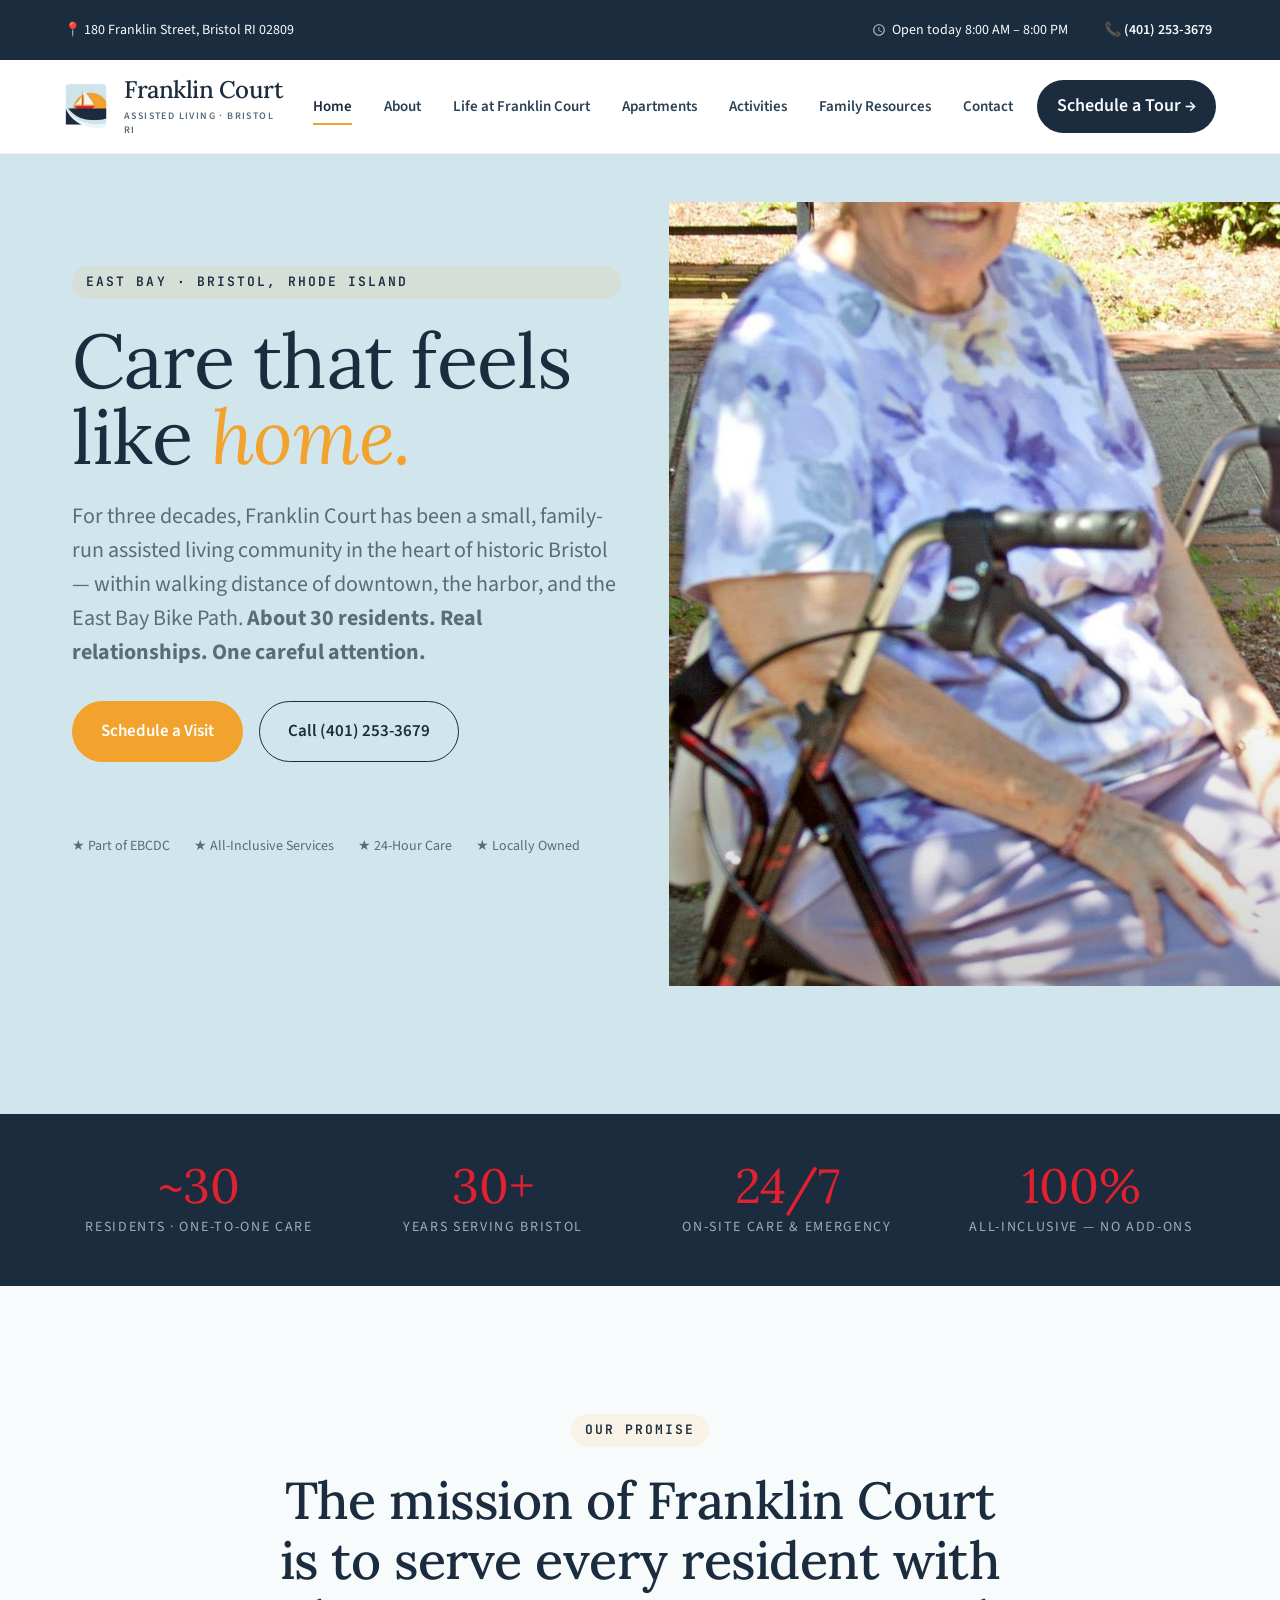
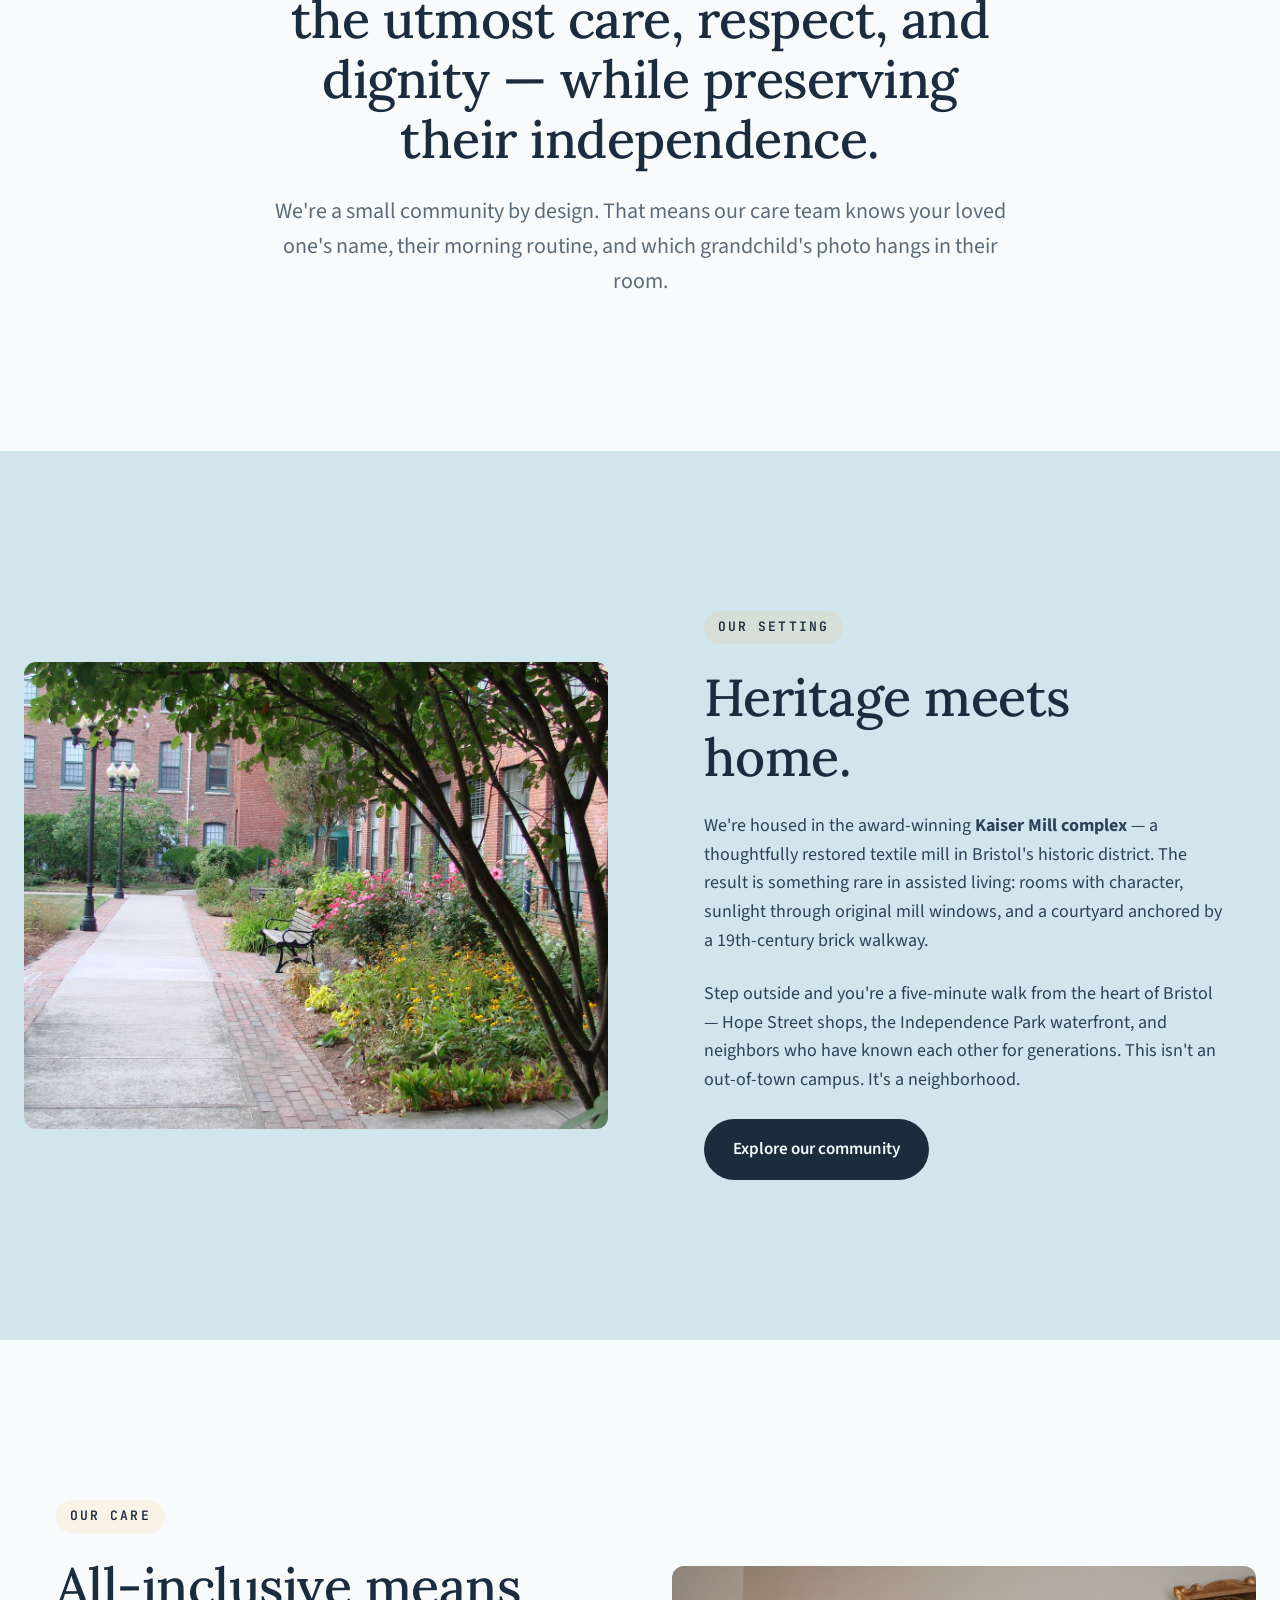
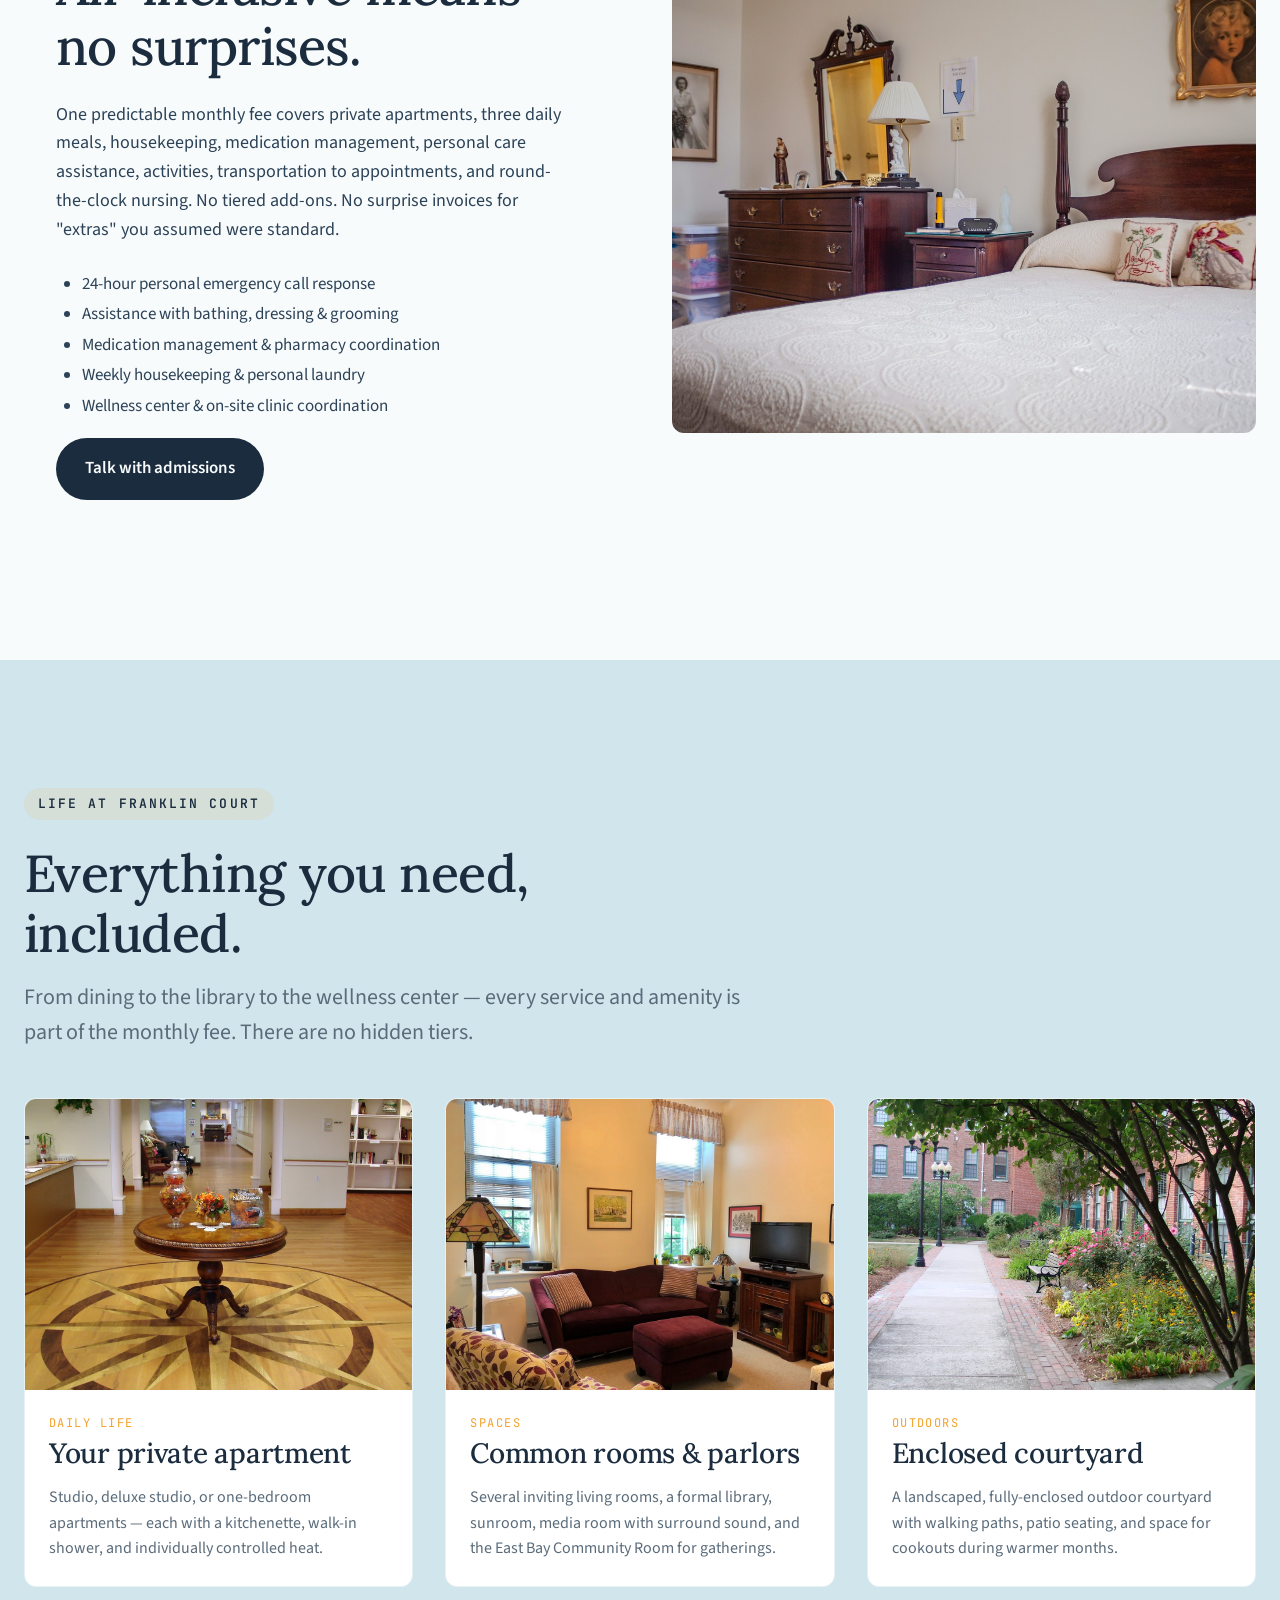
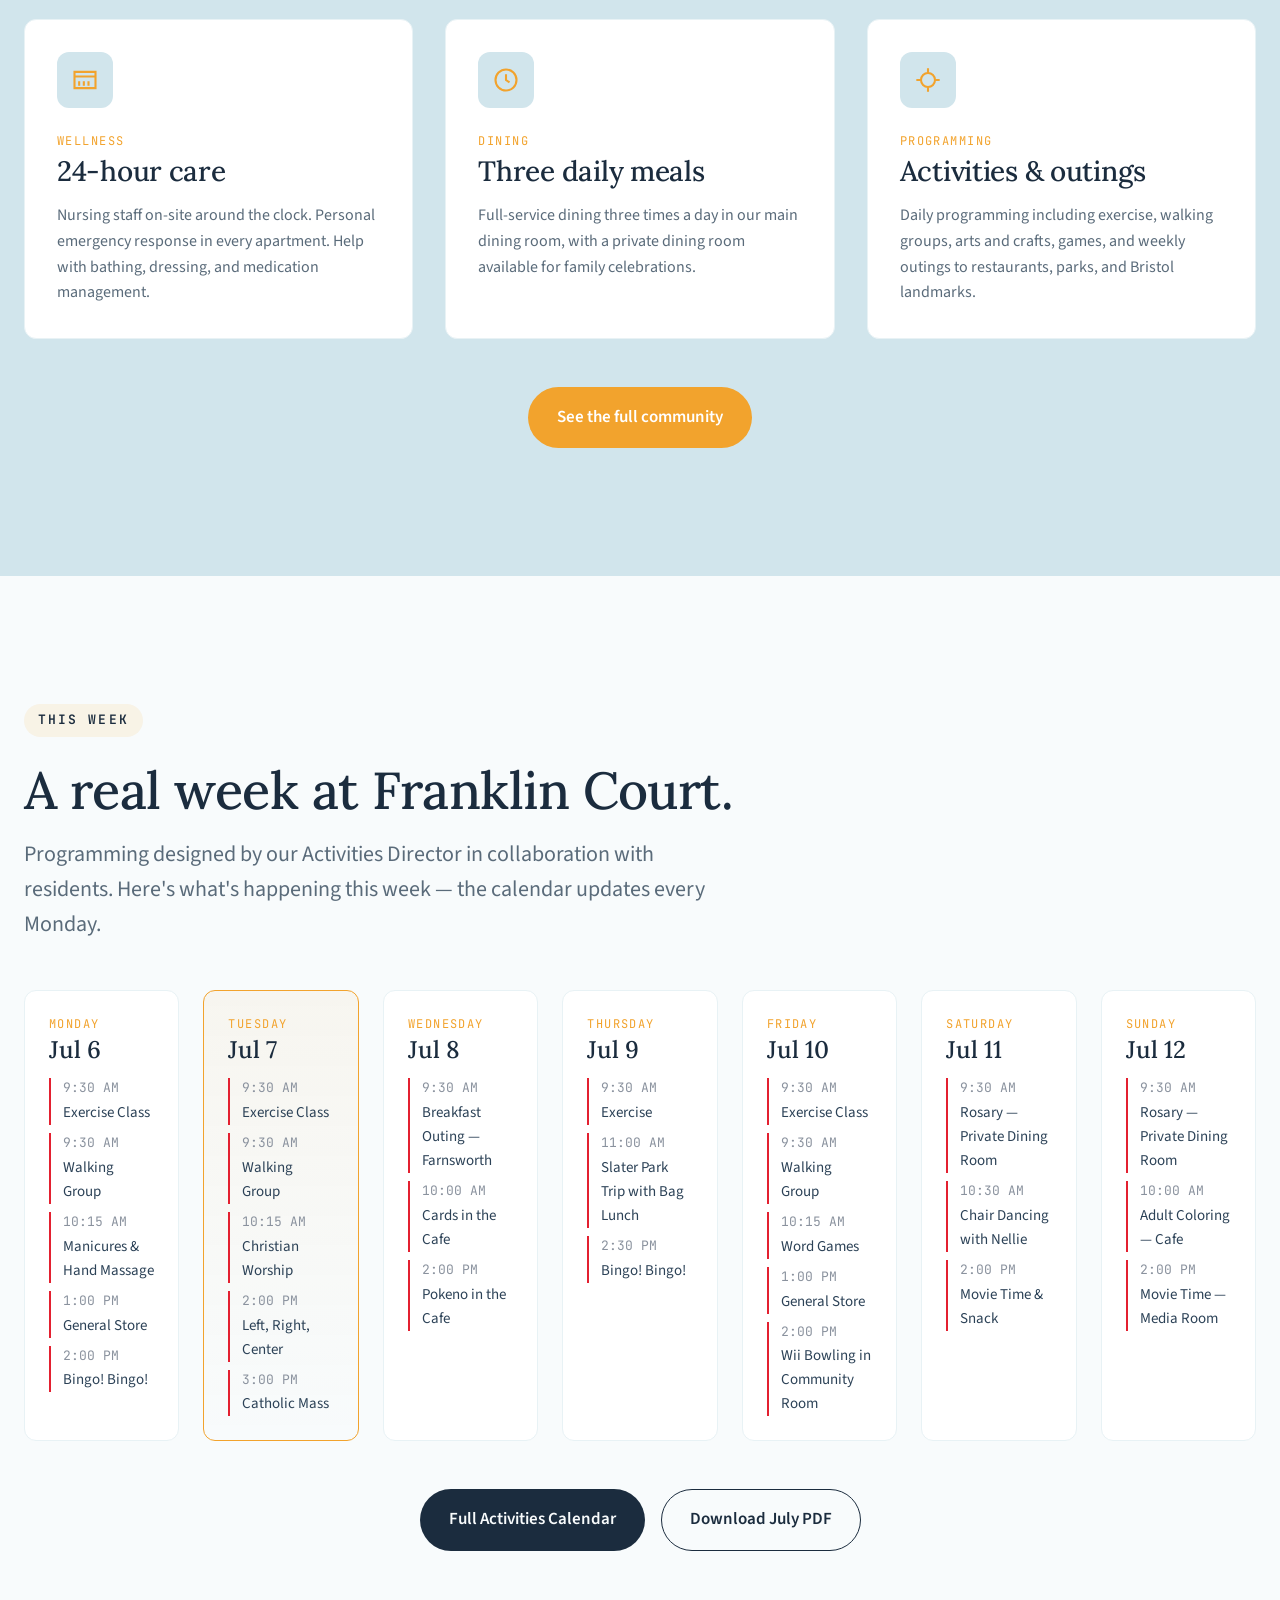
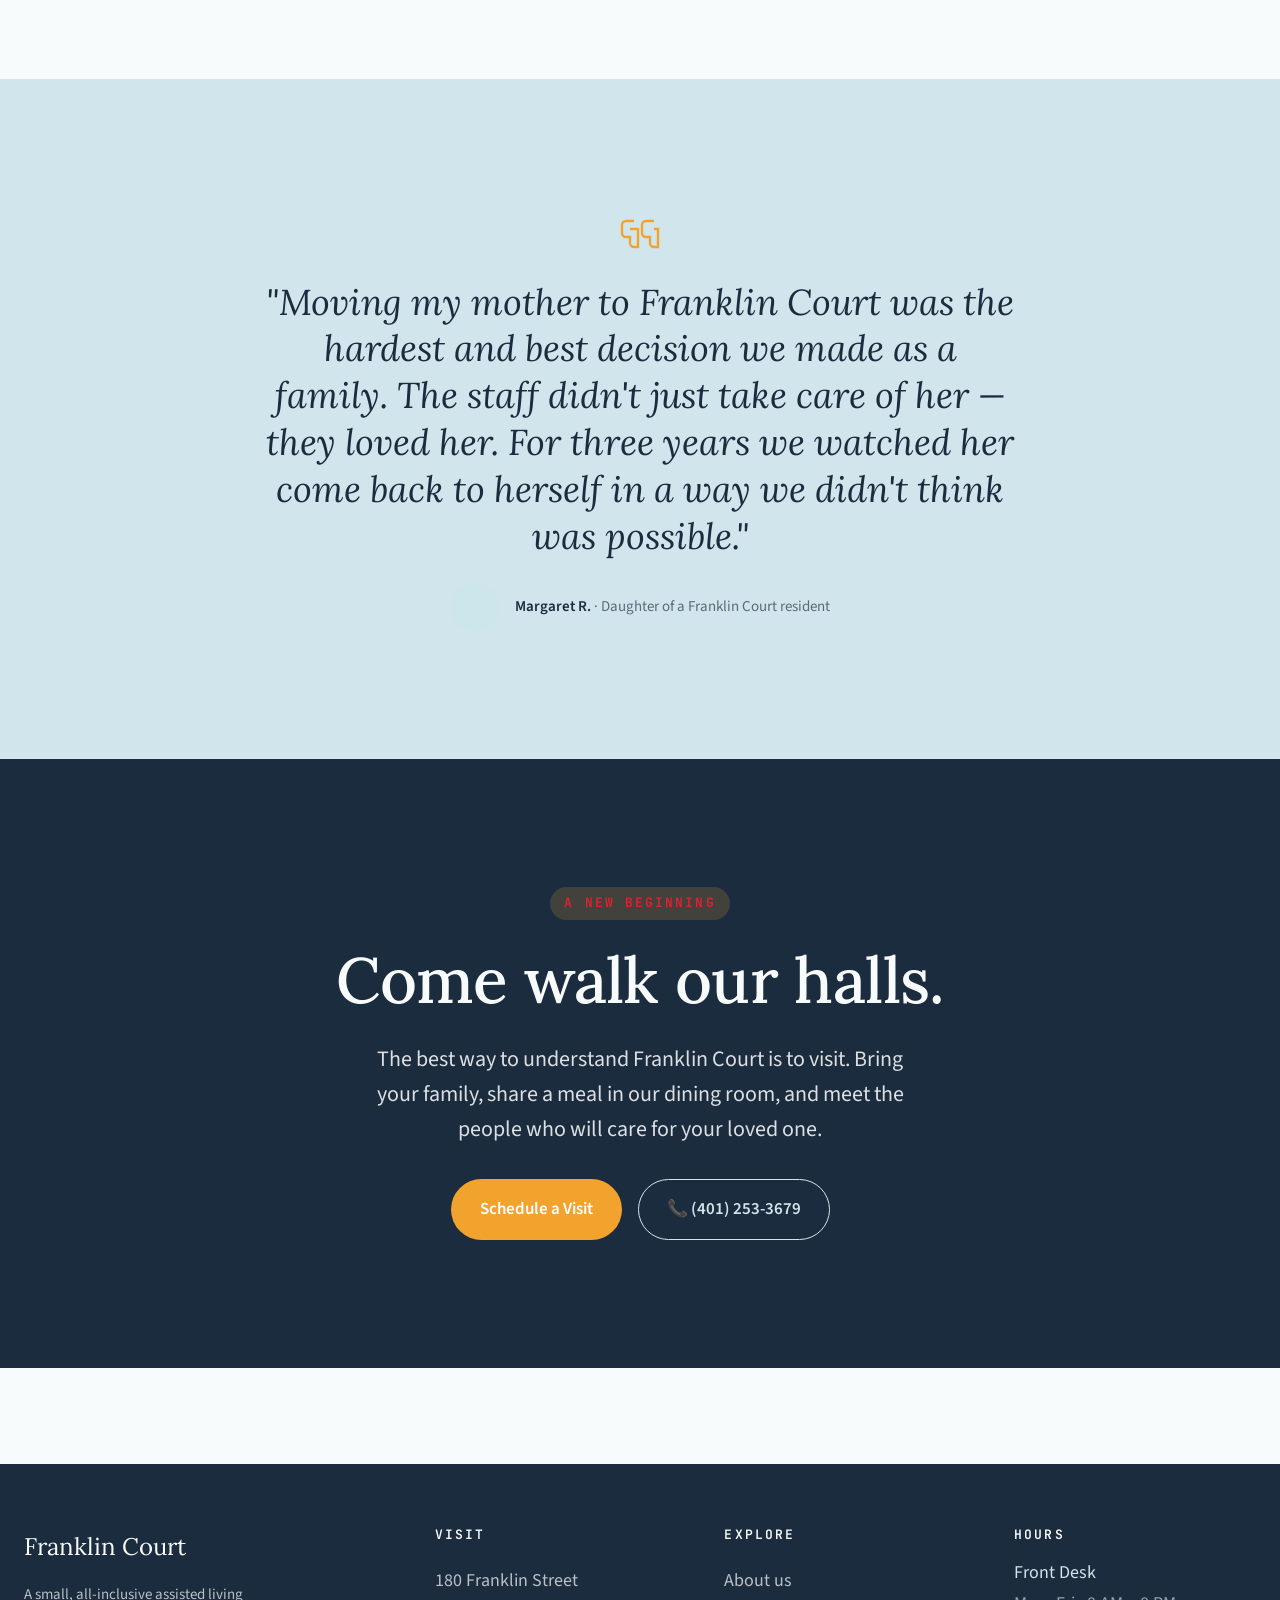
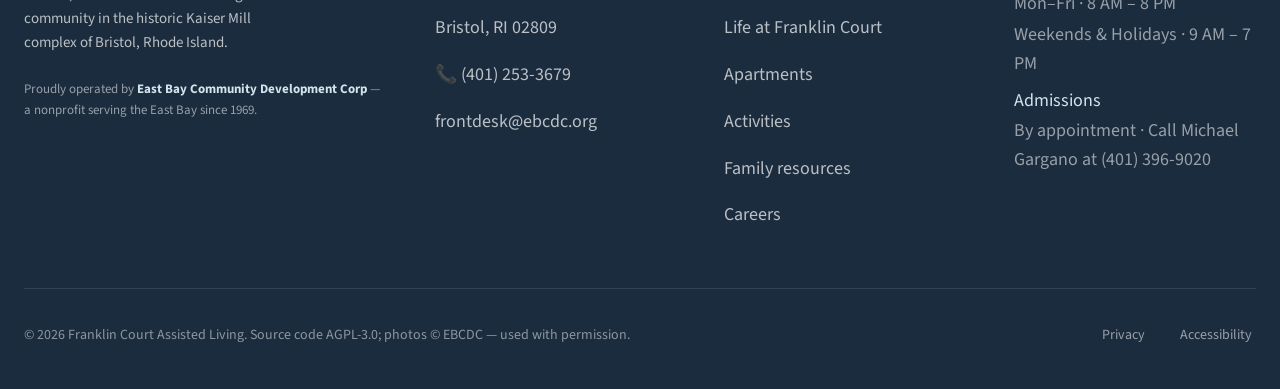
<file: index.html>
<!DOCTYPE html>
<html lang="en">
<head>
  <meta charset="utf-8">
  <meta name="viewport" content="width=device-width, initial-scale=1, viewport-fit=cover">
  <title>Franklin Court Assisted Living | Bristol, RI</title>
  <meta name="description" content="A dignified, family-run assisted living community in the historic Kaiser Mill complex of Bristol, RI. Personalized care, all-inclusive services, and a deep connection to the East Bay community since 1993.">
  <meta name="theme-color" content="#1B2C3E">

  <link rel="preconnect" href="https://fonts.googleapis.com">
  <link rel="preconnect" href="https://fonts.gstatic.com" crossorigin>
  <link href="https://fonts.googleapis.com/css2?family=Lora:ital,wght@0,400;0,500;0,600;0,700;1,400;1,500;1,600&family=JetBrains+Mono:wght@500;600&family=Source+Sans+3:wght@400;500;600;700&display=swap" rel="stylesheet">

  <link rel="stylesheet" href="css/main.css">
  <link rel="icon" type="image/svg+xml" href="assets/brand/favicon.svg">

  <meta property="og:type" content="website">
  <meta property="og:title" content="Franklin Court Assisted Living | Bristol RI">
  <meta property="og:description" content="All-inclusive assisted living in the heart of historic Bristol, RI. Personalized care, dignity, and a real family-feel.">
  <meta property="og:image" content="images/hero-home.jpg">
  <meta property="og:url" content="https://www.fcalri.com/">
</head>
<body>
  <a class="skip-link" href="#main">Skip to content</a>

  <header class="site-header" role="banner">
    <div class="topbar">
      <div class="container topbar-inner">
        <span>📍 180 Franklin Street, Bristol RI 02809</span>
        <div class="topbar-meta">
          <span><svg viewBox="0 0 24 24" fill="currentColor"><path d="M12 2C6.48 2 2 6.48 2 12s4.48 10 10 10 10-4.48 10-10S17.52 2 12 2zm0 18c-4.42 0-8-3.58-8-8s3.58-8 8-8 8 3.58 8 8-3.58 8-8 8zm.5-13H11v6l5.25 3.15.75-1.23-4.5-2.67z"/></svg> Open today 8:00 AM – 8:00 PM</span>
          <a href="tel:14012533679">📞 (401) 253-3679</a>
        </div>
      </div>
    </div>

    <div class="container nav">
      <a href="index.html" class="brand" aria-label="Franklin Court Assisted Living">
        <img class="brand-mark" src="assets/brand/franklin-court-icon.png" alt="Franklin Court" width="44" height="44">
        <span class="brand-text">Franklin Court<small>Assisted Living · Bristol RI</small></span>
      </a>

      <nav aria-label="Primary">
        <ul class="nav-links">
          <li><a class="nav-link is-active" href="index.html">Home</a></li>
          <li><a class="nav-link" href="about.html">About</a></li>
          <li><a class="nav-link" href="life-at.html">Life at Franklin Court</a></li>
          <li><a class="nav-link" href="apartments.html">Apartments</a></li>
          <li><a class="nav-link" href="activities.html">Activities</a></li>
          <li><a class="nav-link" href="family-resources.html">Family Resources</a></li>
          <li><a class="nav-link" href="contact.html">Contact</a></li>
        </ul>
      </nav>

      <a href="tour.html" class="nav-cta">Schedule a Tour →</a>
      <button class="nav-toggle" aria-label="Open menu" aria-expanded="false" id="navToggle">
        <svg viewBox="0 0 24 24" width="22" height="22" fill="none" stroke="currentColor" stroke-width="2"><path d="M3 6h18M3 12h18M3 18h18"/></svg>
      </button>
    </div>
  </header>

  <div class="mobile-menu" id="mobileMenu" role="dialog" aria-label="Menu">
    <button class="mobile-menu-close" id="mobileClose" aria-label="Close menu">✕</button>
    <ul>
      <li><a href="index.html">Home</a></li>
      <li><a href="about.html">About</a></li>
      <li><a href="life-at.html">Life at Franklin Court</a></li>
      <li><a href="apartments.html">Apartments</a></li>
      <li><a href="activities.html">Activities</a></li>
      <li><a href="family-resources.html">Family Resources</a></li>
      <li><a href="contact.html">Contact</a></li>
      <li><a href="tour.html" style="color:var(--c-accent)">Schedule a Tour →</a></li>
    </ul>
  </div>

  <main id="main">

    <!-- HERO -->
    <section class="hero">
      <div class="container-wide hero-grid">
        <div class="hero-text reveal">
          <span class="eyebrow">East Bay · Bristol, Rhode Island</span>
          <h1>Care that feels<br>like <em>home.</em></h1>
          <p class="hero-lede">
            For three decades, Franklin Court has been a small, family-run assisted living community in the heart of historic Bristol — within walking distance of downtown, the harbor, and the East Bay Bike Path. <strong>About 30 residents. Real relationships. One careful attention.</strong>
          </p>
          <div class="btn-row">
            <a href="tour.html" class="btn btn-primary">Schedule a Visit</a>
            <a href="tel:14012533679" class="btn btn-ghost">Call (401) 253-3679</a>
          </div>

          <div class="hero-trust">
            <span class="hero-trust-item">★ Part of EBCDC</span>
            <span class="hero-trust-item">★ All-Inclusive Services</span>
            <span class="hero-trust-item">★ 24-Hour Care</span>
            <span class="hero-trust-item">★ Locally Owned</span>
          </div>
        </div>
        <div class="hero-image">
          <img src="images/hero-home.jpg" alt="Franklin Court residents smiling together at a courtyard table.">
        </div>
      </div>
    </section>

    <!-- STATS -->
    <section class="stats">
      <div class="container">
        <div class="stats-grid">
          <div>
            <div class="stat-num">~30</div>
            <div class="stat-label">Residents · one-to-one care</div>
          </div>
          <div>
            <div class="stat-num">30+</div>
            <div class="stat-label">Years serving Bristol</div>
          </div>
          <div>
            <div class="stat-num">24/7</div>
            <div class="stat-label">On-site care & emergency</div>
          </div>
          <div>
            <div class="stat-num">100%</div>
            <div class="stat-label">All-inclusive — no add-ons</div>
          </div>
        </div>
      </div>
    </section>

    <!-- INTRO / MISSION -->
    <section class="section-paper">
      <div class="container-narrow" style="text-align:center;">
        <span class="eyebrow">Our Promise</span>
        <h2 class="reveal">The mission of Franklin Court is to serve every resident with the utmost care, respect, and dignity — while preserving their independence.</h2>
        <p style="font-size:var(--fs-md); color:var(--c-slate); margin-top:var(--sp-3);" class="reveal">
          We're a small community by design. That means our care team knows your loved one's name, their morning routine, and which grandchild's photo hangs in their room.
        </p>
      </div>
    </section>

    <!-- TWO-COLUMN: WHAT MAKES US DIFFERENT -->
    <section class="section-cream">
      <div class="container-wide">
        <div class="feature">
          <div class="feature-image reveal">
            <img src="images/hero-life-at.jpg" alt="The brick pathway through the courtyard at Franklin Court in Bristol, RI.">
          </div>
          <div class="feature-text reveal">
            <span class="eyebrow">Our Setting</span>
            <h2>Heritage meets home.</h2>
            <p>
              We're housed in the award-winning <strong>Kaiser Mill complex</strong> — a thoughtfully restored textile mill in Bristol's historic district. The result is something rare in assisted living: rooms with character, sunlight through original mill windows, and a courtyard anchored by a 19th-century brick walkway.
            </p>
            <p>
              Step outside and you're a five-minute walk from the heart of Bristol — Hope Street shops, the Independence Park waterfront, and neighbors who have known each other for generations. This isn't an out-of-town campus. It's a neighborhood.
            </p>
            <a href="life-at.html" class="btn btn-secondary">Explore our community</a>
          </div>
        </div>
      </div>
    </section>

    <section>
      <div class="container-wide">
        <div class="feature reverse">
          <div class="feature-image reveal">
            <img src="images/card-staff.jpg" alt="Franklin Court residents and a caregiver enjoying an outing together.">
          </div>
          <div class="feature-text reveal">
            <span class="eyebrow">Our Care</span>
            <h2>All-inclusive means no surprises.</h2>
            <p>
              One predictable monthly fee covers private apartments, three daily meals, housekeeping, medication management, personal care assistance, activities, transportation to appointments, and round-the-clock nursing. No tiered add-ons. No surprise invoices for "extras" you assumed were standard.
            </p>
            <ul style="font-size:1.0625rem; line-height:1.8; color:var(--c-ink-soft);">
              <li>24-hour personal emergency call response</li>
              <li>Assistance with bathing, dressing &amp; grooming</li>
              <li>Medication management &amp; pharmacy coordination</li>
              <li>Weekly housekeeping &amp; personal laundry</li>
              <li>Wellness center &amp; on-site clinic coordination</li>
            </ul>
            <a href="tour.html" class="btn btn-secondary">Talk with admissions</a>
          </div>
        </div>
      </div>
    </section>

    <!-- SERVICE GRID -->
    <section class="section-cream">
      <div class="container-wide">
        <div class="section-head">
          <span class="eyebrow">Life at Franklin Court</span>
          <h2>Everything you need, included.</h2>
          <p>From dining to the library to the wellness center — every service and amenity is part of the monthly fee. There are no hidden tiers.</p>
        </div>

        <div class="card-grid cols-3">
          <div class="card reveal">
            <div class="card-image"><img src="images/hero-apartments.jpg" alt="A private studio apartment at Franklin Court."></div>
            <div class="card-body">
              <div class="card-meta">Daily life</div>
              <h3 class="card-title">Your private apartment</h3>
              <p class="card-text">Studio, deluxe studio, or one-bedroom apartments — each with a kitchenette, walk-in shower, and individually controlled heat.</p>
            </div>
          </div>
          <div class="card reveal">
            <div class="card-image"><img src="images/card-library.jpg" alt="A cozy sitting room with floral sofas and natural light."></div>
            <div class="card-body">
              <div class="card-meta">Spaces</div>
              <h3 class="card-title">Common rooms & parlors</h3>
              <p class="card-text">Several inviting living rooms, a formal library, sunroom, media room with surround sound, and the East Bay Community Room for gatherings.</p>
            </div>
          </div>
          <div class="card reveal">
            <div class="card-image"><img src="images/hero-life-at.jpg" alt="A brick path through the landscaped courtyard at Franklin Court."></div>
            <div class="card-body">
              <div class="card-meta">Outdoors</div>
              <h3 class="card-title">Enclosed courtyard</h3>
              <p class="card-text">A landscaped, fully-enclosed outdoor courtyard with walking paths, patio seating, and space for cookouts during warmer months.</p>
            </div>
          </div>
          <div class="card reveal">
            <div class="card-body" style="padding:var(--sp-4);">
              <div class="card-icon">
                <svg viewBox="0 0 24 24" fill="none" stroke="currentColor" stroke-width="1.8"><path d="M3 5h18v14H3z M3 9h18 M7 13v4 M11 13v4 M15 13v4"/></svg>
              </div>
              <div class="card-meta">Wellness</div>
              <h3 class="card-title">24-hour care</h3>
              <p class="card-text">Nursing staff on-site around the clock. Personal emergency response in every apartment. Help with bathing, dressing, and medication management.</p>
            </div>
          </div>
          <div class="card reveal">
            <div class="card-body" style="padding:var(--sp-4);">
              <div class="card-icon">
                <svg viewBox="0 0 24 24" fill="none" stroke="currentColor" stroke-width="1.8"><circle cx="12" cy="12" r="9"/><path d="M12 7v5l3 2"/></svg>
              </div>
              <div class="card-meta">Dining</div>
              <h3 class="card-title">Three daily meals</h3>
              <p class="card-text">Full-service dining three times a day in our main dining room, with a private dining room available for family celebrations.</p>
            </div>
          </div>
          <div class="card reveal">
            <div class="card-body" style="padding:var(--sp-4);">
              <div class="card-icon">
                <svg viewBox="0 0 24 24" fill="none" stroke="currentColor" stroke-width="1.8"><path d="M2 12h4 M18 12h4 M12 2v4 M12 18v4"/><circle cx="12" cy="12" r="6"/></svg>
              </div>
              <div class="card-meta">Programming</div>
              <h3 class="card-title">Activities & outings</h3>
              <p class="card-text">Daily programming including exercise, walking groups, arts and crafts, games, and weekly outings to restaurants, parks, and Bristol landmarks.</p>
            </div>
          </div>
        </div>

        <div style="text-align:center; margin-top:var(--sp-5);">
          <a href="life-at.html" class="btn btn-primary">See the full community</a>
        </div>
      </div>
    </section>

    <!-- ACTIVITIES THIS WEEK -->
    <section>
      <div class="container-wide">
        <div class="section-head">
          <span class="eyebrow">This Week</span>
          <h2>A real week at Franklin Court.</h2>
          <p>Programming designed by our Activities Director in collaboration with residents. Here's what's happening this week — the calendar updates every Monday.</p>
        </div>

        <div class="week-grid">

          <div class="day-card">
            <span class="day-name">Monday</span>
            <span class="day-date">Jul 6</span>
            <ul class="day-events">
              <li class="day-event"><span class="day-event-time">9:30 AM</span>Exercise Class</li>
              <li class="day-event"><span class="day-event-time">9:30 AM</span>Walking Group</li>
              <li class="day-event"><span class="day-event-time">10:15 AM</span>Manicures &amp; Hand Massage</li>
              <li class="day-event"><span class="day-event-time">1:00 PM</span>General Store</li>
              <li class="day-event"><span class="day-event-time">2:00 PM</span>Bingo! Bingo!</li>
            </ul>
          </div>

          <div class="day-card is-today">
            <span class="day-name">Tuesday</span>
            <span class="day-date">Jul 7</span>
            <ul class="day-events">
              <li class="day-event"><span class="day-event-time">9:30 AM</span>Exercise Class</li>
              <li class="day-event"><span class="day-event-time">9:30 AM</span>Walking Group</li>
              <li class="day-event"><span class="day-event-time">10:15 AM</span>Christian Worship</li>
              <li class="day-event"><span class="day-event-time">2:00 PM</span>Left, Right, Center</li>
              <li class="day-event"><span class="day-event-time">3:00 PM</span>Catholic Mass</li>
            </ul>
          </div>

          <div class="day-card">
            <span class="day-name">Wednesday</span>
            <span class="day-date">Jul 8</span>
            <ul class="day-events">
              <li class="day-event"><span class="day-event-time">9:30 AM</span>Breakfast Outing — Farnsworth</li>
              <li class="day-event"><span class="day-event-time">10:00 AM</span>Cards in the Cafe</li>
              <li class="day-event"><span class="day-event-time">2:00 PM</span>Pokeno in the Cafe</li>
            </ul>
          </div>

          <div class="day-card">
            <span class="day-name">Thursday</span>
            <span class="day-date">Jul 9</span>
            <ul class="day-events">
              <li class="day-event"><span class="day-event-time">9:30 AM</span>Exercise</li>
              <li class="day-event"><span class="day-event-time">11:00 AM</span>Slater Park Trip with Bag Lunch</li>
              <li class="day-event"><span class="day-event-time">2:30 PM</span>Bingo! Bingo!</li>
            </ul>
          </div>

          <div class="day-card">
            <span class="day-name">Friday</span>
            <span class="day-date">Jul 10</span>
            <ul class="day-events">
              <li class="day-event"><span class="day-event-time">9:30 AM</span>Exercise Class</li>
              <li class="day-event"><span class="day-event-time">9:30 AM</span>Walking Group</li>
              <li class="day-event"><span class="day-event-time">10:15 AM</span>Word Games</li>
              <li class="day-event"><span class="day-event-time">1:00 PM</span>General Store</li>
              <li class="day-event"><span class="day-event-time">2:00 PM</span>Wii Bowling in Community Room</li>
            </ul>
          </div>

          <div class="day-card">
            <span class="day-name">Saturday</span>
            <span class="day-date">Jul 11</span>
            <ul class="day-events">
              <li class="day-event"><span class="day-event-time">9:30 AM</span>Rosary — Private Dining Room</li>
              <li class="day-event"><span class="day-event-time">10:30 AM</span>Chair Dancing with Nellie</li>
              <li class="day-event"><span class="day-event-time">2:00 PM</span>Movie Time &amp; Snack</li>
            </ul>
          </div>

          <div class="day-card">
            <span class="day-name">Sunday</span>
            <span class="day-date">Jul 12</span>
            <ul class="day-events">
              <li class="day-event"><span class="day-event-time">9:30 AM</span>Rosary — Private Dining Room</li>
              <li class="day-event"><span class="day-event-time">10:00 AM</span>Adult Coloring — Cafe</li>
              <li class="day-event"><span class="day-event-time">2:00 PM</span>Movie Time — Media Room</li>
            </ul>
          </div>

        </div>

        <div style="text-align:center; margin-top:var(--sp-5); display:flex; gap:var(--sp-2); flex-wrap:wrap; justify-content:center;">
          <a href="activities.html" class="btn btn-secondary">Full Activities Calendar</a>
          <a href="files/July-2026-Calendar.pdf" class="btn btn-ghost">Download July PDF</a>
        </div>
      </div>
    </section>

    <!-- TESTIMONIAL / QUOTE -->
    <section class="section-cream">
      <div class="container-narrow">
        <div style="text-align:center;">
          <svg width="48" height="48" viewBox="0 0 24 24" fill="none" stroke="var(--c-accent)" stroke-width="1.2" style="margin:0 auto var(--sp-3);">
            <path d="M9 7H5a2 2 0 00-2 2v4a2 2 0 002 2h2v3a2 2 0 002 2h2V11H7M19 7h-4a2 2 0 00-2 2v4a2 2 0 002 2h2v3a2 2 0 002 2h2V11h-2"/>
          </svg>
          <blockquote class="quote">
            "Moving my mother to Franklin Court was the hardest and best decision we made as a family. The staff didn't just take care of her — they loved her. For three years we watched her come back to herself in a way we didn't think was possible."
          </blockquote>
          <div class="quote-source" style="justify-content:center;">
            <div class="quote-avatar" aria-hidden="true"></div>
            <div><strong>Margaret R.</strong> · Daughter of a Franklin Court resident</div>
          </div>
        </div>
      </div>
    </section>

    <!-- CTA / VISIT -->
    <section class="section-dark">
      <div class="container-narrow" style="text-align:center;">
        <span class="eyebrow" style="background:rgba(242,163,45,0.18); color:var(--c-gold);">A New Beginning</span>
        <h2 style="font-size:clamp(2.25rem,5vw,4rem);">Come walk our halls.</h2>
        <p style="font-size:var(--fs-md); max-width:540px; margin:0 auto var(--sp-4);">
          The best way to understand Franklin Court is to visit. Bring your family, share a meal in our dining room, and meet the people who will care for your loved one.
        </p>
        <div class="btn-row" style="justify-content:center;">
          <a href="tour.html" class="btn btn-primary">Schedule a Visit</a>
          <a href="tel:14012533679" class="btn btn-ghost" style="border-color:var(--c-cream); color:var(--c-cream);">📞 (401) 253-3679</a>
        </div>
      </div>
    </section>

  </main>

  <footer class="site-footer" role="contentinfo">
    <div class="container-wide">
      <div class="footer-grid">
        <div>
          <div class="footer-brand">Franklin Court</div>
          <p style="color:rgba(255,255,255,0.7); font-size:0.9375rem; max-width:280px;">
            A small, all-inclusive assisted living community in the historic Kaiser Mill complex of Bristol, Rhode Island.
          </p>
          <p style="color:rgba(255,255,255,0.55); font-size:0.8125rem; margin-top:var(--sp-3);">
            Proudly operated by <strong style="color:var(--c-cream);">East Bay Community Development Corp</strong> — a nonprofit serving the East Bay since 1969.
          </p>
        </div>

        <div class="footer-col">
          <h4>Visit</h4>
          <ul>
            <li><a href="contact.html">180 Franklin Street</a></li>
            <li><a href="contact.html">Bristol, RI 02809</a></li>
            <li><a href="tel:14012533679">📞 (401) 253-3679</a></li>
            <li><a href="mailto:frontdesk@ebcdc.org">frontdesk@ebcdc.org</a></li>
          </ul>
        </div>

        <div class="footer-col">
          <h4>Explore</h4>
          <ul>
            <li><a href="about.html">About us</a></li>
            <li><a href="life-at.html">Life at Franklin Court</a></li>
            <li><a href="apartments.html">Apartments</a></li>
            <li><a href="activities.html">Activities</a></li>
            <li><a href="family-resources.html">Family resources</a></li>
            <li><a href="employment.html">Careers</a></li>
          </ul>
        </div>

        <div class="footer-col">
          <h4>Hours</h4>
          <ul>
            <li>Front Desk</li>
            <li style="color:rgba(255,255,255,0.55);">Mon–Fri · 8 AM – 8 PM</li>
            <li style="color:rgba(255,255,255,0.55);">Weekends &amp; Holidays · 9 AM – 7 PM</li>
            <li style="margin-top:8px;">Admissions</li>
            <li style="color:rgba(255,255,255,0.55);">By appointment · Call Michael Gargano at (401) 396-9020</li>
          </ul>
        </div>
      </div>

      <div class="footer-bottom">
        <span>© 2026 Franklin Court Assisted Living. Source code AGPL-3.0; photos © EBCDC — used with permission.</span>
        <span>
          <a href="privacy.html" style="color:rgba(255,255,255,0.55); text-decoration:none; margin-right:var(--sp-3);">Privacy</a>
          <a href="terms.html" style="color:rgba(255,255,255,0.55); text-decoration:none;">Accessibility</a>
        </span>
      </div>
    </div>
  </footer>

  <script src="js/site.js"></script>
</body>
</html>
</file>
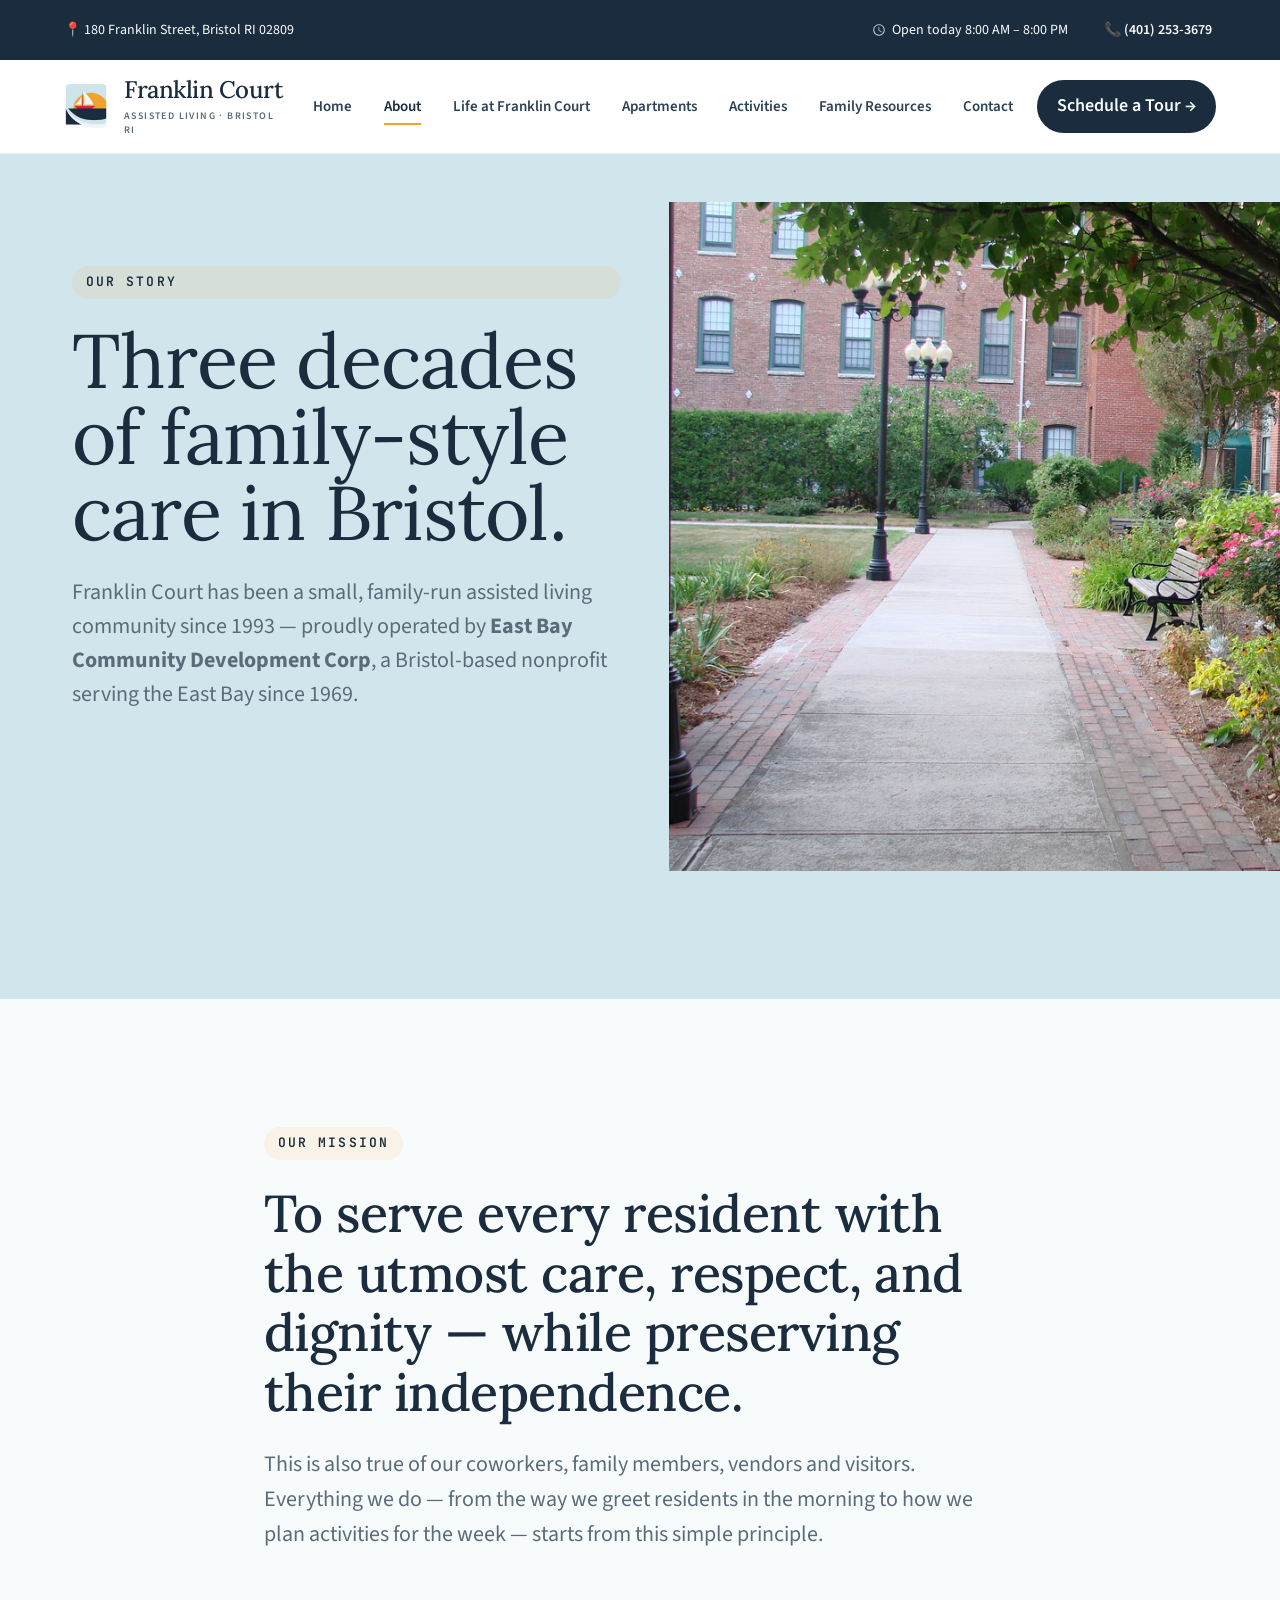
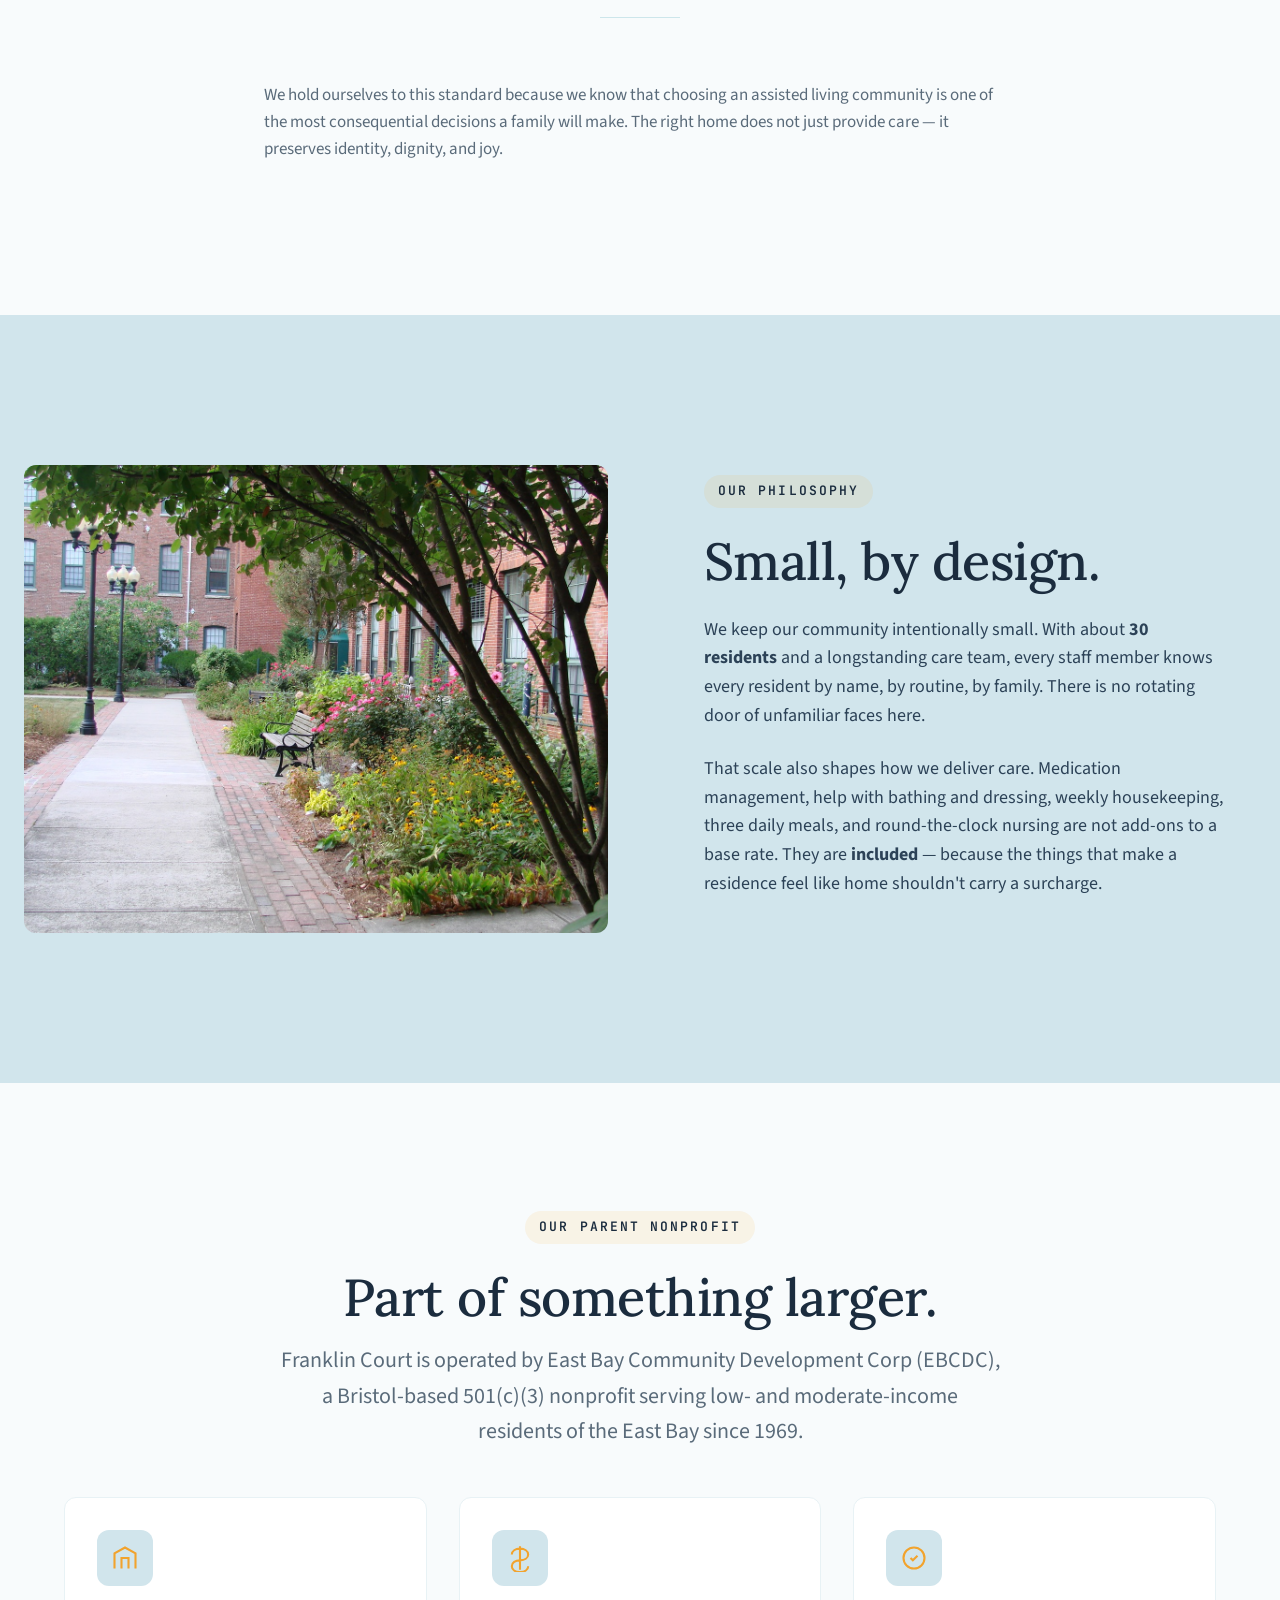
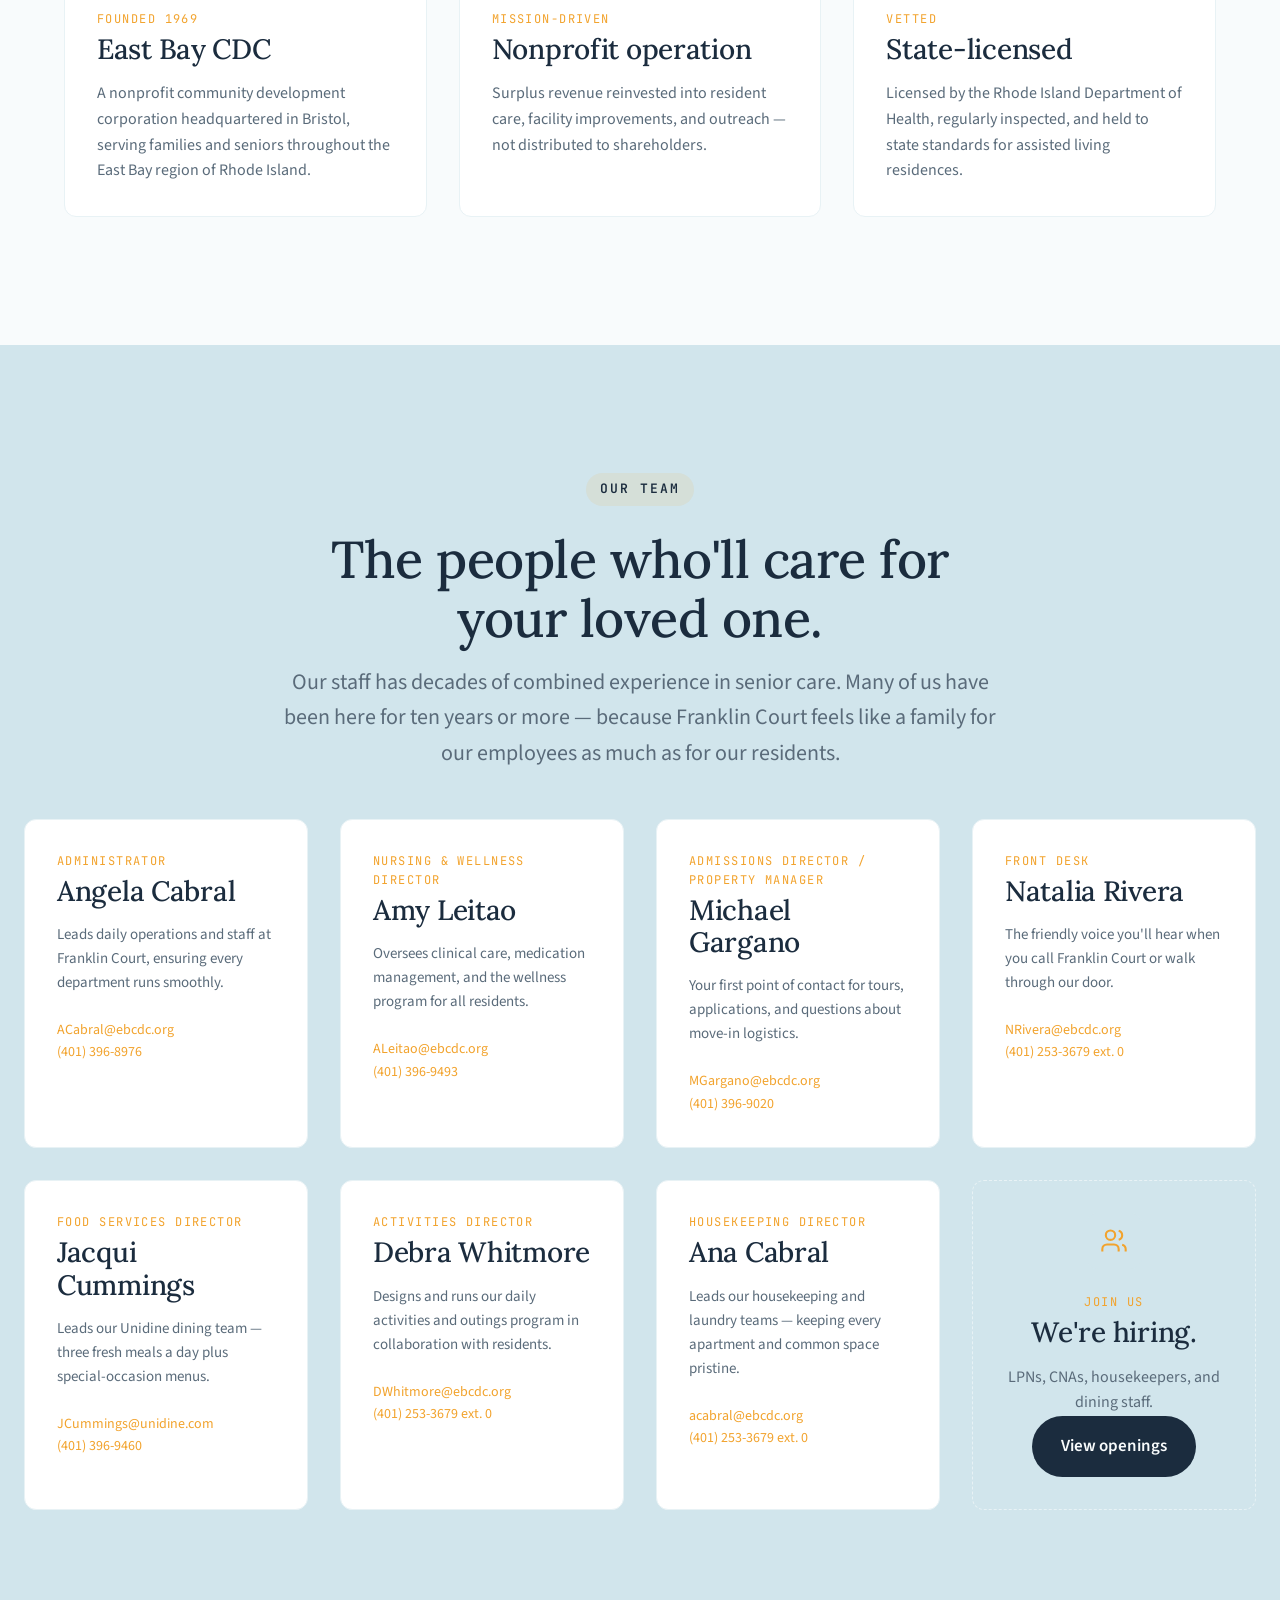
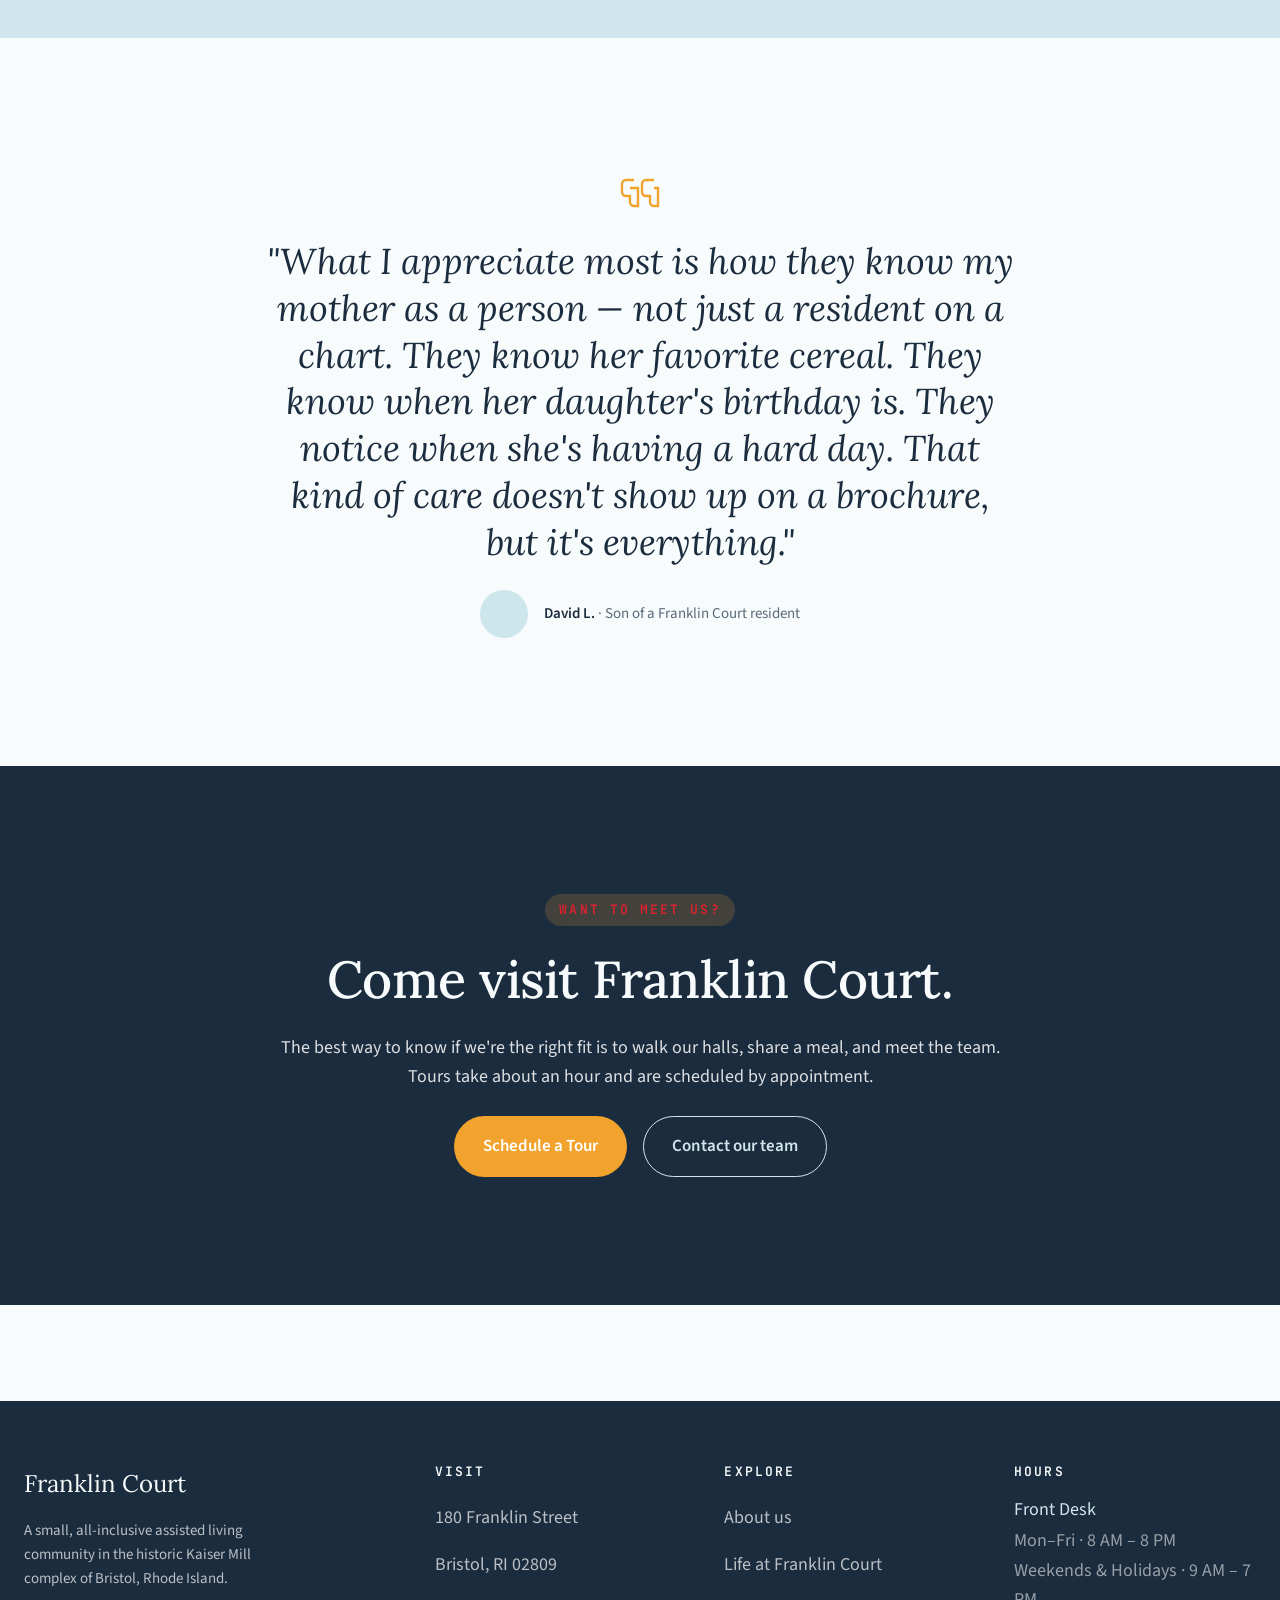
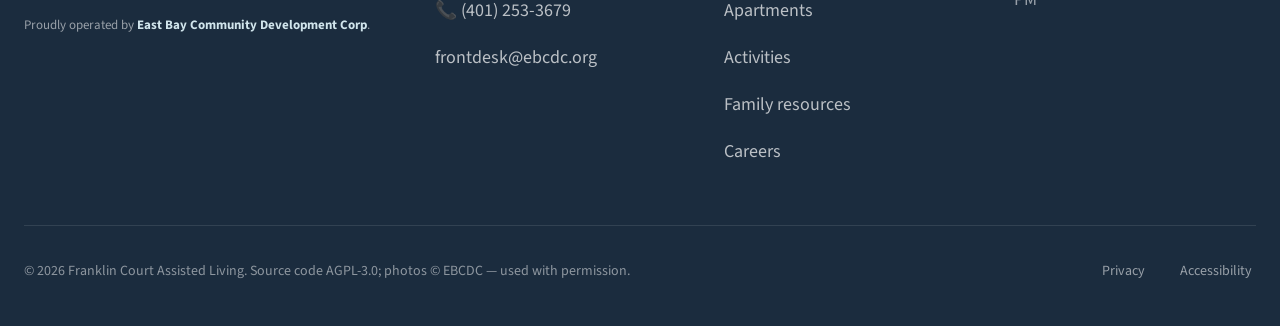
<file: about.html>
<!DOCTYPE html>
<html lang="en">
<head>
  <meta charset="utf-8">
  <meta name="viewport" content="width=device-width, initial-scale=1, viewport-fit=cover">
  <title>About Franklin Court | Our Story · Bristol RI</title>
  <meta name="description" content="Three decades of family-run assisted living in Bristol, RI. Meet our team, learn our philosophy, and discover what makes Franklin Court feel like home.">
  <meta name="theme-color" content="#1B2C3E">

  <link rel="preconnect" href="https://fonts.googleapis.com">
  <link rel="preconnect" href="https://fonts.gstatic.com" crossorigin>
  <link href="https://fonts.googleapis.com/css2?family=Lora:ital,wght@0,400;0,500;0,600;0,700;1,400;1,500;1,600&family=JetBrains+Mono:wght@500;600&family=Source+Sans+3:wght@400;500;600;700&display=swap" rel="stylesheet">
  <link rel="stylesheet" href="css/main.css">
  <link rel="icon" type="image/svg+xml" href="assets/brand/favicon.svg">
</head>
<body>
  <a class="skip-link" href="#main">Skip to content</a>

  <header class="site-header" role="banner">
    <div class="topbar">
      <div class="container topbar-inner">
        <span>📍 180 Franklin Street, Bristol RI 02809</span>
        <div class="topbar-meta">
          <span><svg viewBox="0 0 24 24" fill="currentColor"><path d="M12 2C6.48 2 2 6.48 2 12s4.48 10 10 10 10-4.48 10-10S17.52 2 12 2zm0 18c-4.42 0-8-3.58-8-8s3.58-8 8-8 8 3.58 8 8-3.58 8-8 8zm.5-13H11v6l5.25 3.15.75-1.23-4.5-2.67z"/></svg> Open today 8:00 AM – 8:00 PM</span>
          <a href="tel:14012533679">📞 (401) 253-3679</a>
        </div>
      </div>
    </div>

    <div class="container nav">
      <a href="index.html" class="brand" aria-label="Franklin Court Assisted Living">
        <img class="brand-mark" src="assets/brand/franklin-court-icon.png" alt="Franklin Court" width="44" height="44">
        <span class="brand-text">Franklin Court<small>Assisted Living · Bristol RI</small></span>
      </a>
      <nav aria-label="Primary">
        <ul class="nav-links">
          <li><a class="nav-link" href="index.html">Home</a></li>
          <li><a class="nav-link is-active" href="about.html">About</a></li>
          <li><a class="nav-link" href="life-at.html">Life at Franklin Court</a></li>
          <li><a class="nav-link" href="apartments.html">Apartments</a></li>
          <li><a class="nav-link" href="activities.html">Activities</a></li>
          <li><a class="nav-link" href="family-resources.html">Family Resources</a></li>
          <li><a class="nav-link" href="contact.html">Contact</a></li>
        </ul>
      </nav>
      <a href="tour.html" class="nav-cta">Schedule a Tour →</a>
      <button class="nav-toggle" aria-label="Open menu" id="navToggle">
        <svg viewBox="0 0 24 24" width="22" height="22" fill="none" stroke="currentColor" stroke-width="2"><path d="M3 6h18M3 12h18M3 18h18"/></svg>
      </button>
    </div>
  </header>

  <div class="mobile-menu" id="mobileMenu" role="dialog" aria-label="Menu">
    <button class="mobile-menu-close" id="mobileClose">✕</button>
    <ul>
      <li><a href="index.html">Home</a></li>
      <li><a href="about.html">About</a></li>
      <li><a href="life-at.html">Life at Franklin Court</a></li>
      <li><a href="apartments.html">Apartments</a></li>
      <li><a href="activities.html">Activities</a></li>
      <li><a href="family-resources.html">Family Resources</a></li>
      <li><a href="contact.html">Contact</a></li>
      <li><a href="tour.html" style="color:var(--c-accent)">Schedule a Tour →</a></li>
    </ul>
  </div>

  <main id="main">

    <!-- PAGE HERO -->
    <section class="hero">
      <div class="container-wide hero-grid">
        <div class="hero-text">
          <span class="eyebrow">Our Story</span>
          <h1>Three decades of family-style care in Bristol.</h1>
          <p class="hero-lede">Franklin Court has been a small, family-run assisted living community since 1993 — proudly operated by <strong>East Bay Community Development Corp</strong>, a Bristol-based nonprofit serving the East Bay since 1969.</p>
        </div>
        <div class="hero-image">
          <img src="images/card-courtyard.jpg" alt="The landscaped pathway through the courtyard at Franklin Court.">
        </div>
      </div>
    </section>

    <!-- MISSION -->
    <section class="section-paper">
      <div class="container-narrow">
        <span class="eyebrow">Our Mission</span>
        <h2 class="reveal">To serve every resident with the utmost care, respect, and dignity — while preserving their independence.</h2>
        <p style="font-size:var(--fs-md); color:var(--c-slate);" class="reveal">
          This is also true of our coworkers, family members, vendors and visitors. Everything we do — from the way we greet residents in the morning to how we plan activities for the week — starts from this simple principle.
        </p>
        <hr class="divider">
        <p class="reveal" style="color:var(--c-slate); font-size:1.0625rem;">
          We hold ourselves to this standard because we know that choosing an assisted living community is one of the most consequential decisions a family will make. The right home does not just provide care — it preserves identity, dignity, and joy.
        </p>
      </div>
    </section>

    <!-- OUR PHILOSOPHY -->
    <section class="section-cream">
      <div class="container-wide">
        <div class="feature">
          <div class="feature-image">
            <img src="images/hero-life-at.jpg" alt="Brick path through landscaped courtyard at Franklin Court.">
          </div>
          <div class="feature-text">
            <span class="eyebrow">Our Philosophy</span>
            <h2>Small, by design.</h2>
            <p>
              We keep our community intentionally small. With about <strong>30 residents</strong> and a longstanding care team, every staff member knows every resident by name, by routine, by family. There is no rotating door of unfamiliar faces here.
            </p>
            <p>
              That scale also shapes how we deliver care. Medication management, help with bathing and dressing, weekly housekeeping, three daily meals, and round-the-clock nursing are not add-ons to a base rate. They are <strong>included</strong> — because the things that make a residence feel like home shouldn't carry a surcharge.
            </p>
          </div>
        </div>
      </div>
    </section>

    <!-- EBCDC -->
    <section>
      <div class="container">
        <div class="section-head" style="text-align:center; margin:0 auto var(--sp-5);">
          <span class="eyebrow">Our Parent Nonprofit</span>
          <h2>Part of something larger.</h2>
          <p>Franklin Court is operated by East Bay Community Development Corp (EBCDC), a Bristol-based 501(c)(3) nonprofit serving low- and moderate-income residents of the East Bay since 1969.</p>
        </div>

        <div class="card-grid cols-3">
          <div class="card">
            <div class="card-body" style="padding:var(--sp-4);">
              <div class="card-icon">
                <svg viewBox="0 0 24 24" fill="none" stroke="currentColor" stroke-width="1.8"><path d="M3 21V8l9-5 9 5v13 M9 21V12h6v9"/></svg>
              </div>
              <div class="card-meta">Founded 1969</div>
              <h3 class="card-title">East Bay CDC</h3>
              <p class="card-text">A nonprofit community development corporation headquartered in Bristol, serving families and seniors throughout the East Bay region of Rhode Island.</p>
            </div>
          </div>
          <div class="card">
            <div class="card-body" style="padding:var(--sp-4);">
              <div class="card-icon">
                <svg viewBox="0 0 24 24" fill="none" stroke="currentColor" stroke-width="1.8"><path d="M12 2v20 M5 9c0-3 3-5 7-5s7 2 7 5-3 5-7 5-7 2-7 5 3 5 7 5 7-2 7-5"/></svg>
              </div>
              <div class="card-meta">Mission-driven</div>
              <h3 class="card-title">Nonprofit operation</h3>
              <p class="card-text">Surplus revenue reinvested into resident care, facility improvements, and outreach — not distributed to shareholders.</p>
            </div>
          </div>
          <div class="card">
            <div class="card-body" style="padding:var(--sp-4);">
              <div class="card-icon">
                <svg viewBox="0 0 24 24" fill="none" stroke="currentColor" stroke-width="1.8"><circle cx="12" cy="12" r="9"/><path d="M9 12l2 2 4-4"/></svg>
              </div>
              <div class="card-meta">Vetted</div>
              <h3 class="card-title">State-licensed</h3>
              <p class="card-text">Licensed by the Rhode Island Department of Health, regularly inspected, and held to state standards for assisted living residences.</p>
            </div>
          </div>
        </div>
      </div>
    </section>

    <!-- TEAM -->
    <section class="section-cream">
      <div class="container-wide">
        <div class="section-head" style="text-align:center; margin:0 auto var(--sp-5);">
          <span class="eyebrow">Our Team</span>
          <h2>The people who'll care for your loved one.</h2>
          <p>Our staff has decades of combined experience in senior care. Many of us have been here for ten years or more — because Franklin Court feels like a family for our employees as much as for our residents.</p>
        </div>

        <div class="card-grid cols-4">

          <article class="card">
            <div class="card-body" style="padding:var(--sp-4);">
              <div class="card-meta">Administrator</div>
              <h3 class="card-title">Angela Cabral</h3>
              <p style="margin-bottom:var(--sp-3); color:var(--c-slate); font-size:0.9375rem;">
                Leads daily operations and staff at Franklin Court, ensuring every department runs smoothly.
              </p>
              <p style="font-size:0.875rem; margin:0;">
                <a href="mailto:ACabral@ebcdc.org">ACabral@ebcdc.org</a><br>
                <a href="tel:14013968976">(401) 396-8976</a>
              </p>
            </div>
          </article>

          <article class="card">
            <div class="card-body" style="padding:var(--sp-4);">
              <div class="card-meta">Nursing & Wellness Director</div>
              <h3 class="card-title">Amy Leitao</h3>
              <p style="margin-bottom:var(--sp-3); color:var(--c-slate); font-size:0.9375rem;">
                Oversees clinical care, medication management, and the wellness program for all residents.
              </p>
              <p style="font-size:0.875rem; margin:0;">
                <a href="mailto:ALeitao@ebcdc.org">ALeitao@ebcdc.org</a><br>
                <a href="tel:14013969493">(401) 396-9493</a>
              </p>
            </div>
          </article>

          <article class="card">
            <div class="card-body" style="padding:var(--sp-4);">
              <div class="card-meta">Admissions Director / Property Manager</div>
              <h3 class="card-title">Michael Gargano</h3>
              <p style="margin-bottom:var(--sp-3); color:var(--c-slate); font-size:0.9375rem;">
                Your first point of contact for tours, applications, and questions about move-in logistics.
              </p>
              <p style="font-size:0.875rem; margin:0;">
                <a href="mailto:MGargano@ebcdc.org">MGargano@ebcdc.org</a><br>
                <a href="tel:14013969020">(401) 396-9020</a>
              </p>
            </div>
          </article>

          <article class="card">
            <div class="card-body" style="padding:var(--sp-4);">
              <div class="card-meta">Front Desk</div>
              <h3 class="card-title">Natalia Rivera</h3>
              <p style="margin-bottom:var(--sp-3); color:var(--c-slate); font-size:0.9375rem;">
                The friendly voice you'll hear when you call Franklin Court or walk through our door.
              </p>
              <p style="font-size:0.875rem; margin:0;">
                <a href="mailto:NRivera@ebcdc.org">NRivera@ebcdc.org</a><br>
                <a href="tel:14012533679">(401) 253-3679 ext. 0</a>
              </p>
            </div>
          </article>

          <article class="card">
            <div class="card-body" style="padding:var(--sp-4);">
              <div class="card-meta">Food Services Director</div>
              <h3 class="card-title">Jacqui Cummings</h3>
              <p style="margin-bottom:var(--sp-3); color:var(--c-slate); font-size:0.9375rem;">
                Leads our Unidine dining team — three fresh meals a day plus special-occasion menus.
              </p>
              <p style="font-size:0.875rem; margin:0;">
                <a href="mailto:JCummings@unidine.com">JCummings@unidine.com</a><br>
                <a href="tel:14013969460">(401) 396-9460</a>
              </p>
            </div>
          </article>

          <article class="card">
            <div class="card-body" style="padding:var(--sp-4);">
              <div class="card-meta">Activities Director</div>
              <h3 class="card-title">Debra Whitmore</h3>
              <p style="margin-bottom:var(--sp-3); color:var(--c-slate); font-size:0.9375rem;">
                Designs and runs our daily activities and outings program in collaboration with residents.
              </p>
              <p style="font-size:0.875rem; margin:0;">
                <a href="mailto:DWhitmore@ebcdc.org">DWhitmore@ebcdc.org</a><br>
                <a href="tel:14012533679">(401) 253-3679 ext. 0</a>
              </p>
            </div>
          </article>

          <article class="card">
            <div class="card-body" style="padding:var(--sp-4);">
              <div class="card-meta">Housekeeping Director</div>
              <h3 class="card-title">Ana Cabral</h3>
              <p style="margin-bottom:var(--sp-3); color:var(--c-slate); font-size:0.9375rem;">
                Leads our housekeeping and laundry teams — keeping every apartment and common space pristine.
              </p>
              <p style="font-size:0.875rem; margin:0;">
                <a href="mailto:acabral@ebcdc.org">acabral@ebcdc.org</a><br>
                <a href="tel:14012533679">(401) 253-3679 ext. 0</a>
              </p>
            </div>
          </article>

          <article class="card" style="background:var(--c-cream); border-style:dashed;">
            <div class="card-body" style="padding:var(--sp-4); text-align:center;">
              <div class="card-icon" style="margin:0 auto var(--sp-3);">
                <svg viewBox="0 0 24 24" fill="none" stroke="currentColor" stroke-width="1.8"><path d="M16 21v-2a4 4 0 00-4-4H6a4 4 0 00-4 4v2 M9 11a4 4 0 100-8 4 4 0 000 8z M22 21v-2a4 4 0 00-3-3.87 M16 3.13a4 4 0 010 7.75"/></svg>
              </div>
              <div class="card-meta">Join us</div>
              <h3 class="card-title">We're hiring.</h3>
              <p class="card-text">LPNs, CNAs, housekeepers, and dining staff.</p>
              <a href="employment.html" class="btn btn-secondary">View openings</a>
            </div>
          </article>

        </div>
      </div>
    </section>

    <!-- TESTIMONIAL -->
    <section>
      <div class="container-narrow" style="text-align:center;">
        <svg width="48" height="48" viewBox="0 0 24 24" fill="none" stroke="var(--c-accent)" stroke-width="1.2" style="margin:0 auto var(--sp-3);">
          <path d="M9 7H5a2 2 0 00-2 2v4a2 2 0 002 2h2v3a2 2 0 002 2h2V11H7M19 7h-4a2 2 0 00-2 2v4a2 2 0 002 2h2v3a2 2 0 002 2h2V11h-2"/>
        </svg>
        <blockquote class="quote">
          "What I appreciate most is how they know my mother as a person — not just a resident on a chart. They know her favorite cereal. They know when her daughter's birthday is. They notice when she's having a hard day. That kind of care doesn't show up on a brochure, but it's everything."
        </blockquote>
        <div class="quote-source" style="justify-content:center;">
          <div class="quote-avatar"></div>
          <div><strong>David L.</strong> · Son of a Franklin Court resident</div>
        </div>
      </div>
    </section>

    <!-- CTA -->
    <section class="section-dark">
      <div class="container-narrow" style="text-align:center;">
        <span class="eyebrow" style="background:rgba(242,163,45,0.18); color:var(--c-gold);">Want to meet us?</span>
        <h2>Come visit Franklin Court.</h2>
        <p>The best way to know if we're the right fit is to walk our halls, share a meal, and meet the team. Tours take about an hour and are scheduled by appointment.</p>
        <div class="btn-row" style="justify-content:center;">
          <a href="tour.html" class="btn btn-primary">Schedule a Tour</a>
          <a href="contact.html" class="btn btn-ghost" style="border-color:var(--c-cream); color:var(--c-cream);">Contact our team</a>
        </div>
      </div>
    </section>

  </main>

  <footer class="site-footer" role="contentinfo">
    <div class="container-wide">
      <div class="footer-grid">
        <div>
          <div class="footer-brand">Franklin Court</div>
          <p style="color:rgba(255,255,255,0.7); font-size:0.9375rem; max-width:280px;">
            A small, all-inclusive assisted living community in the historic Kaiser Mill complex of Bristol, Rhode Island.
          </p>
          <p style="color:rgba(255,255,255,0.55); font-size:0.8125rem; margin-top:var(--sp-3);">
            Proudly operated by <strong style="color:var(--c-cream);">East Bay Community Development Corp</strong>.
          </p>
        </div>
        <div class="footer-col">
          <h4>Visit</h4>
          <ul>
            <li><a href="contact.html">180 Franklin Street</a></li>
            <li><a href="contact.html">Bristol, RI 02809</a></li>
            <li><a href="tel:14012533679">📞 (401) 253-3679</a></li>
            <li><a href="mailto:frontdesk@ebcdc.org">frontdesk@ebcdc.org</a></li>
          </ul>
        </div>
        <div class="footer-col">
          <h4>Explore</h4>
          <ul>
            <li><a href="about.html">About us</a></li>
            <li><a href="life-at.html">Life at Franklin Court</a></li>
            <li><a href="apartments.html">Apartments</a></li>
            <li><a href="activities.html">Activities</a></li>
            <li><a href="family-resources.html">Family resources</a></li>
            <li><a href="employment.html">Careers</a></li>
          </ul>
        </div>
        <div class="footer-col">
          <h4>Hours</h4>
          <ul>
            <li>Front Desk</li>
            <li style="color:rgba(255,255,255,0.55);">Mon–Fri · 8 AM – 8 PM</li>
            <li style="color:rgba(255,255,255,0.55);">Weekends &amp; Holidays · 9 AM – 7 PM</li>
          </ul>
        </div>
      </div>
      <div class="footer-bottom">
        <span>© 2026 Franklin Court Assisted Living. Source code AGPL-3.0; photos © EBCDC — used with permission.</span>
        <span>
          <a href="privacy.html" style="color:rgba(255,255,255,0.55); text-decoration:none; margin-right:var(--sp-3);">Privacy</a>
          <a href="terms.html" style="color:rgba(255,255,255,0.55); text-decoration:none;">Accessibility</a>
        </span>
      </div>
    </div>
  </footer>

  <script src="js/site.js"></script>
</body>
</html>
</file>
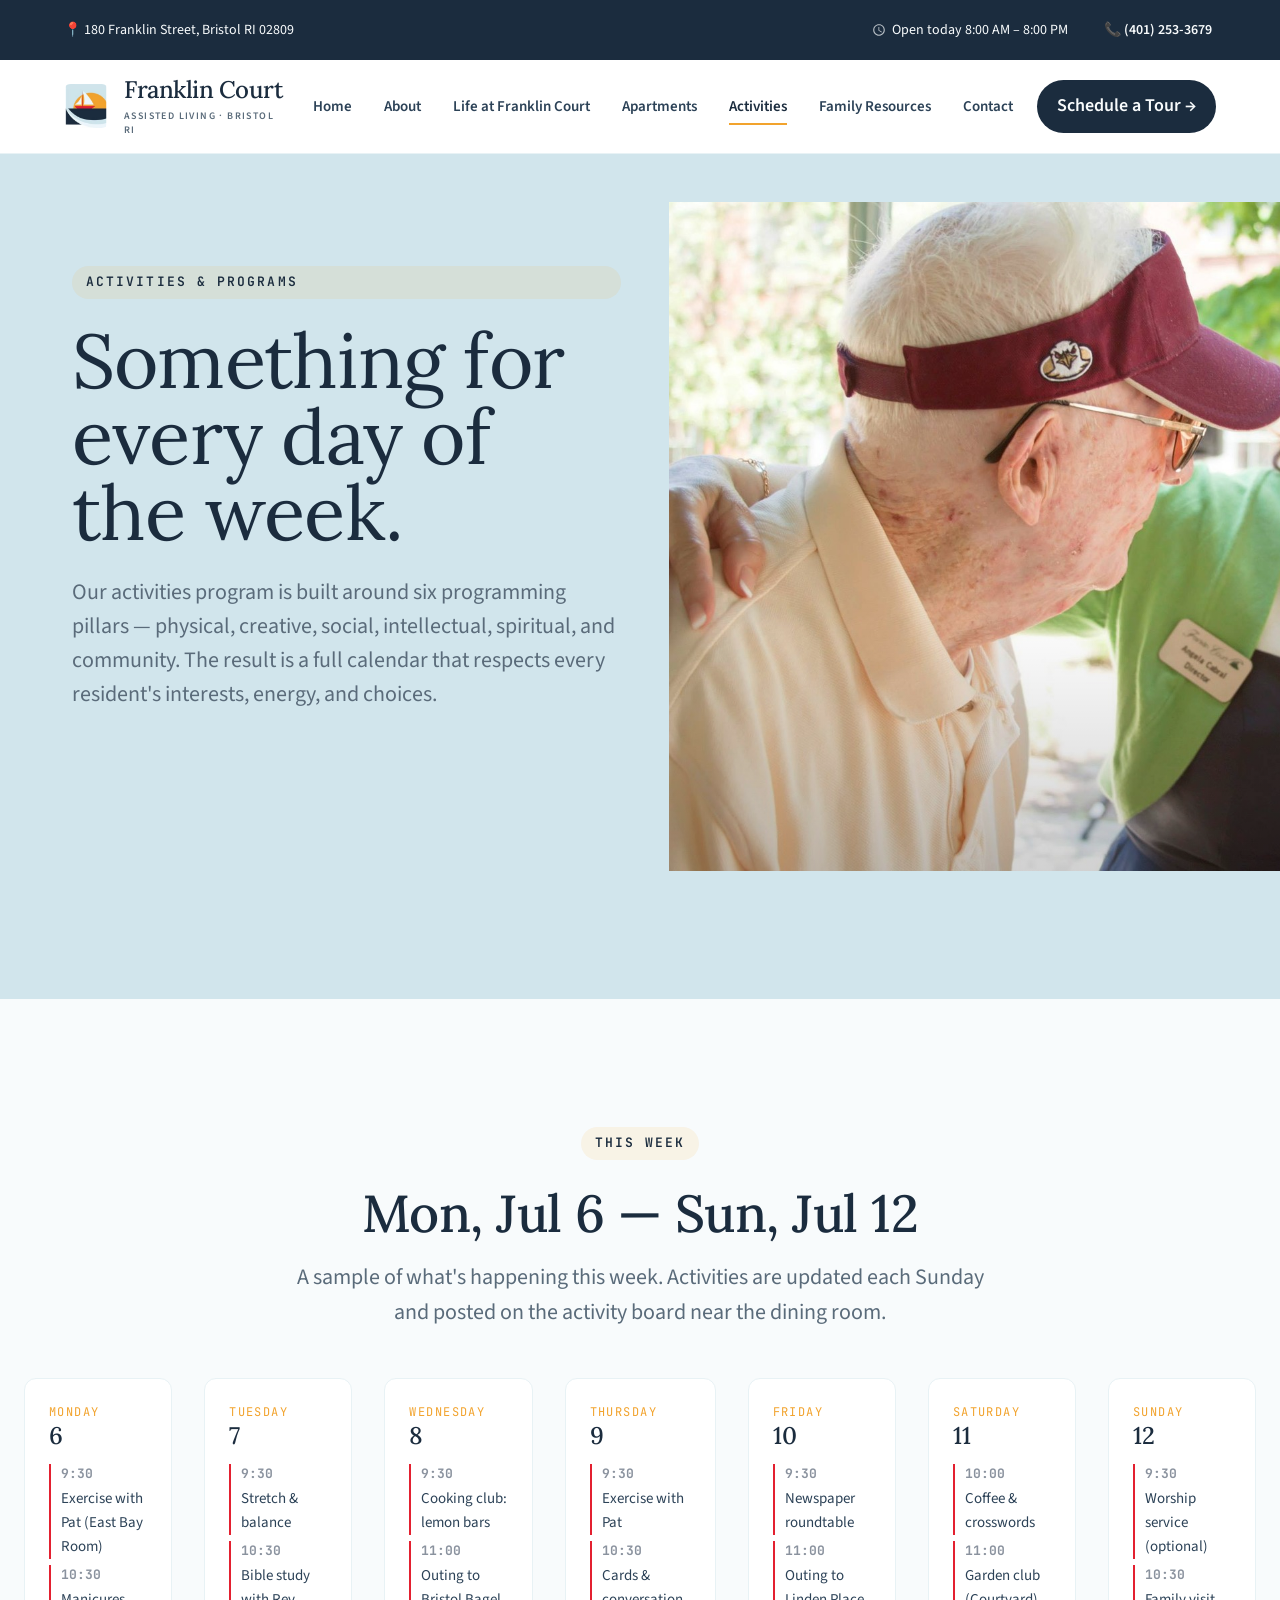
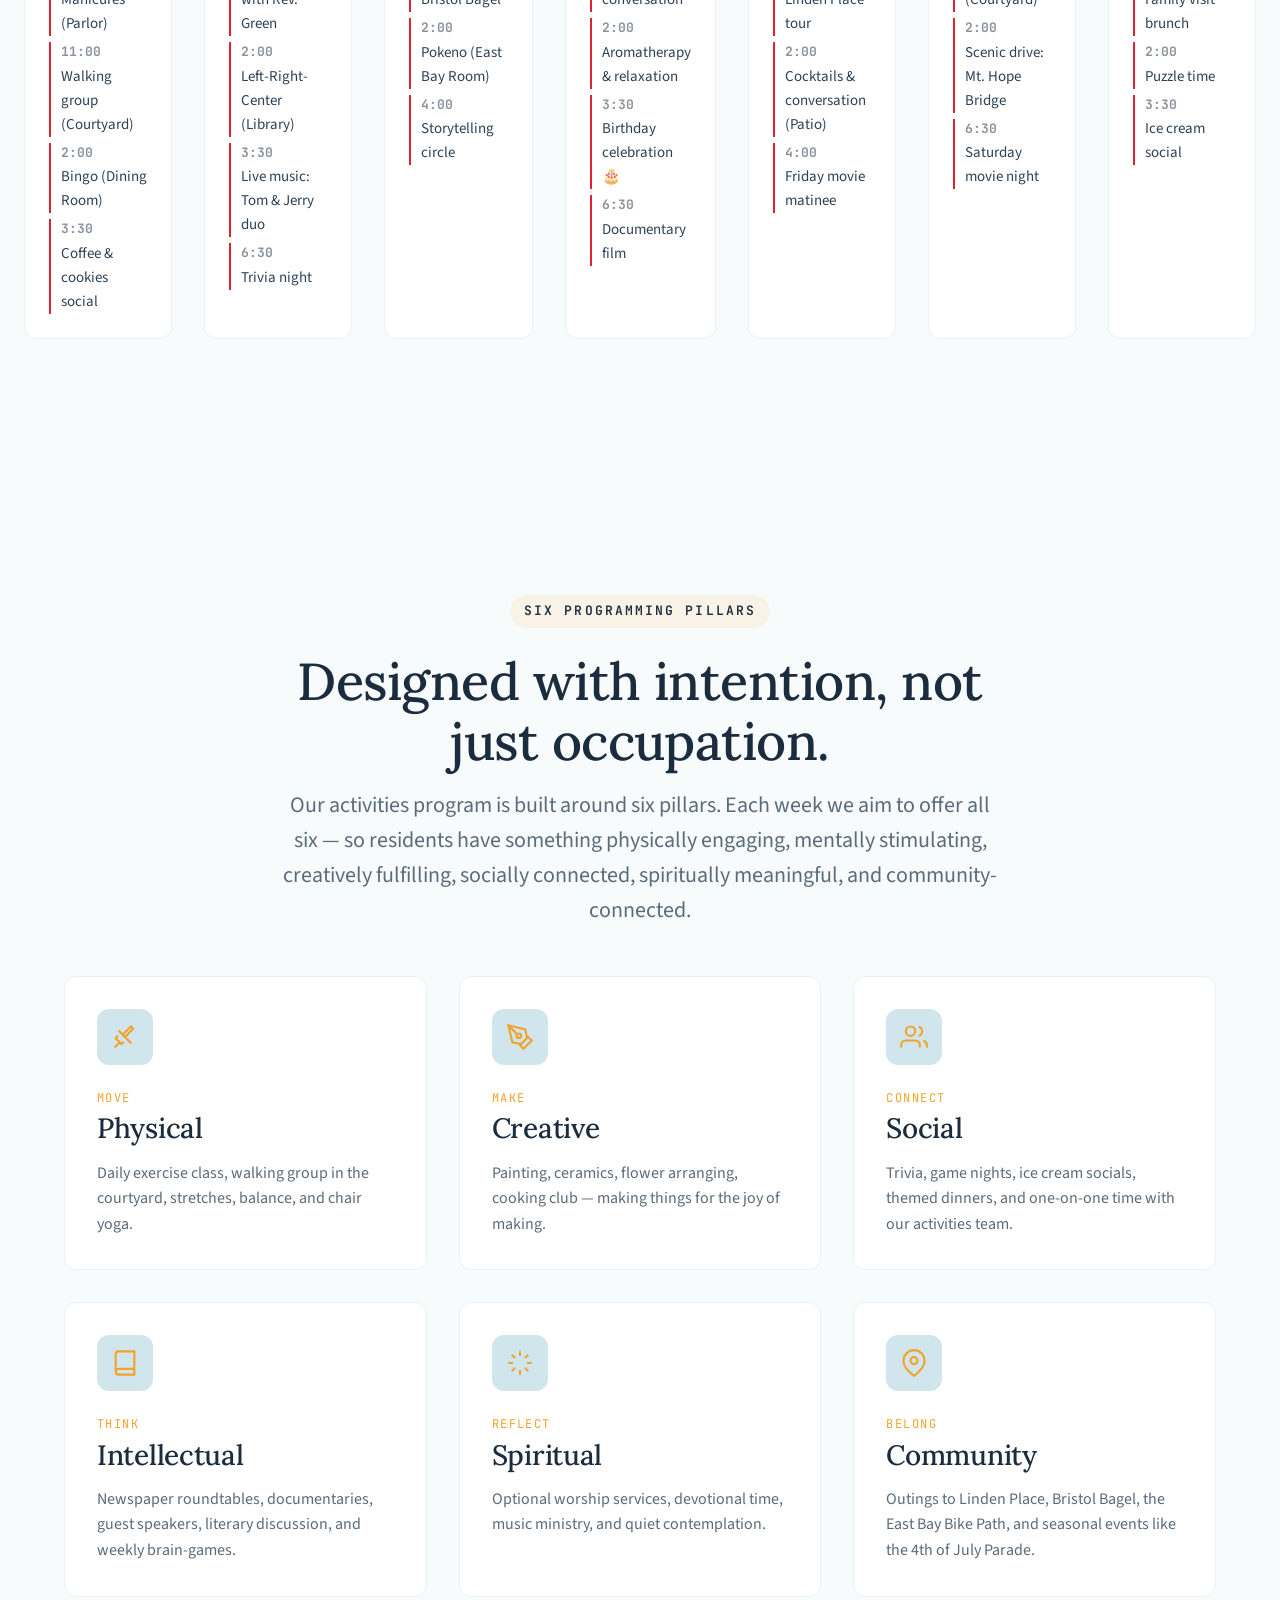
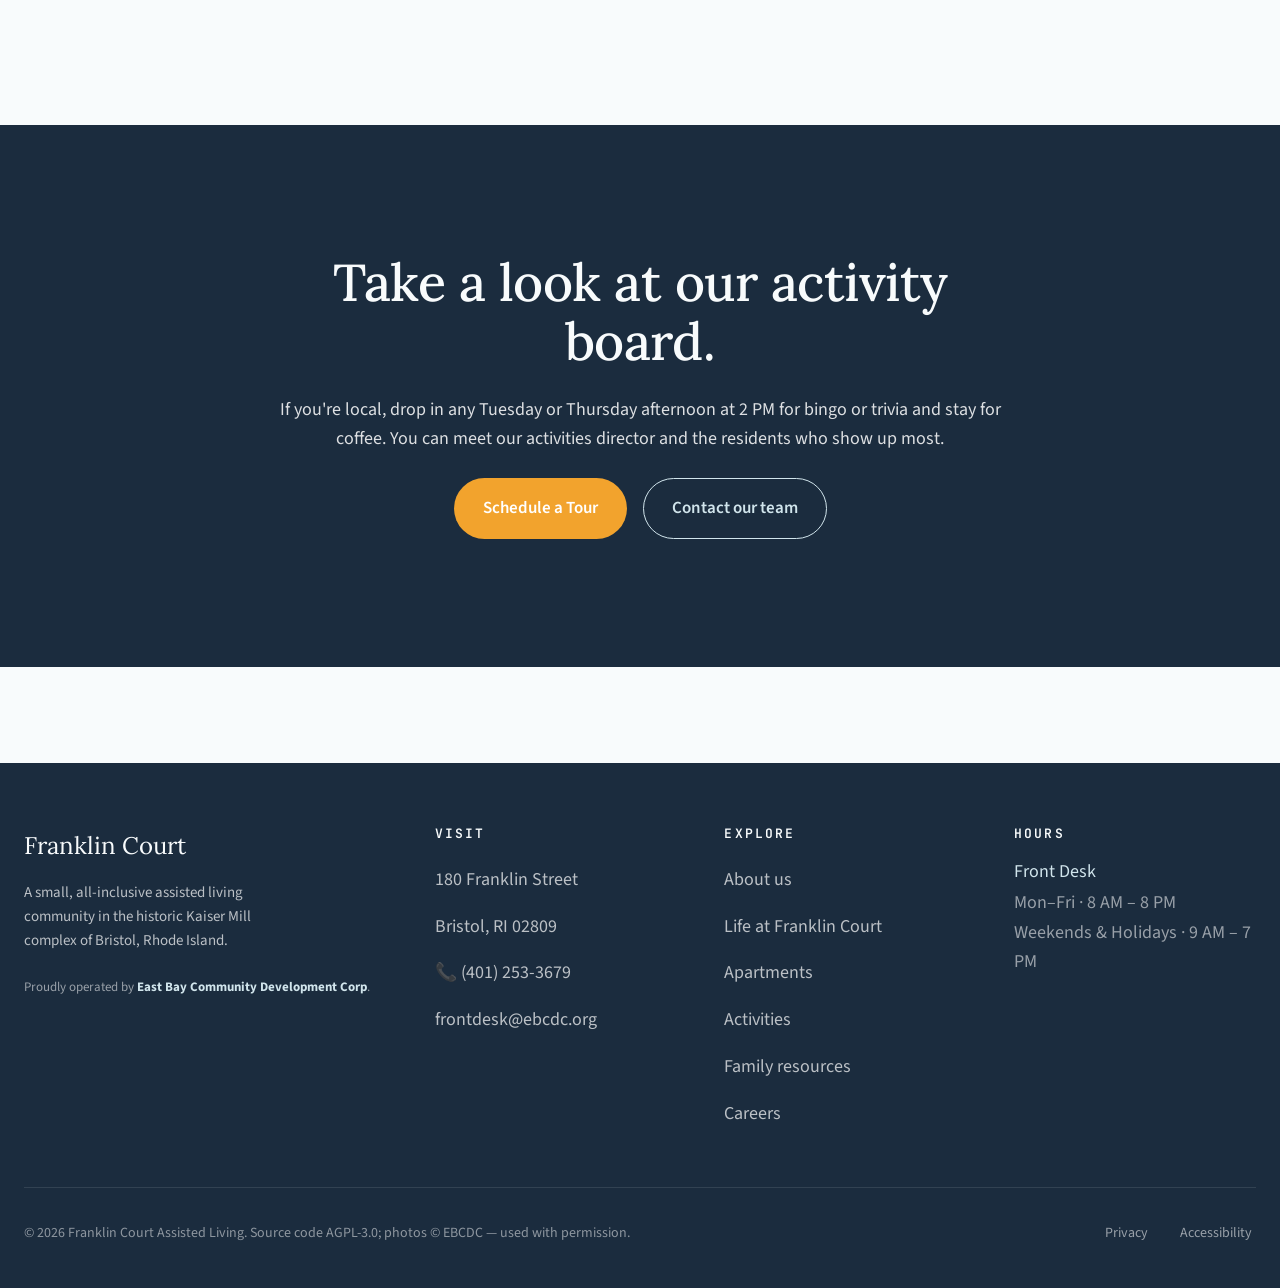
<file: activities.html>
<!DOCTYPE html>
<html lang="en">
<head>
  <meta charset="utf-8">
  <meta name="viewport" content="width=device-width, initial-scale=1, viewport-fit=cover">
  <title>Activities &amp; Programs | Franklin Court · Bristol RI</title>
  <meta name="description" content="Daily activities, weekly outings, and the six-pillar programming model at Franklin Court Assisted Living in Bristol RI.">
  <link rel="preconnect" href="https://fonts.googleapis.com">
  <link rel="preconnect" href="https://fonts.gstatic.com" crossorigin>
  <link href="https://fonts.googleapis.com/css2?family=Lora:ital,wght@0,400;0,500;0,600;0,700;1,400;1,500;1,600&family=JetBrains+Mono:wght@500;600&family=Source+Sans+3:wght@400;500;600;700&display=swap" rel="stylesheet">
  <link rel="stylesheet" href="css/main.css">
  <link rel="icon" type="image/svg+xml" href="assets/brand/favicon.svg">
</head>
<body>
  <a class="skip-link" href="#main">Skip to content</a>
  <header class="site-header" role="banner">
    <div class="topbar"><div class="container topbar-inner">
      <span>📍 180 Franklin Street, Bristol RI 02809</span>
      <div class="topbar-meta">
        <span><svg viewBox="0 0 24 24" fill="currentColor"><path d="M12 2C6.48 2 2 6.48 2 12s4.48 10 10 10 10-4.48 10-10S17.52 2 12 2zm0 18c-4.42 0-8-3.58-8-8s3.58-8 8-8 8 3.58 8 8-3.58 8-8 8zm.5-13H11v6l5.25 3.15.75-1.23-4.5-2.67z"/></svg> Open today 8:00 AM – 8:00 PM</span>
        <a href="tel:14012533679">📞 (401) 253-3679</a>
      </div></div>
    </div>
    <div class="container nav">
      <a href="index.html" class="brand"><img class="brand-mark" src="assets/brand/franklin-court-icon.png" alt="Franklin Court" width="44" height="44"><span class="brand-text">Franklin Court<small>Assisted Living · Bristol RI</small></span></a>
      <nav aria-label="Primary"><ul class="nav-links">
        <li><a class="nav-link" href="index.html">Home</a></li>
        <li><a class="nav-link" href="about.html">About</a></li>
        <li><a class="nav-link" href="life-at.html">Life at Franklin Court</a></li>
        <li><a class="nav-link" href="apartments.html">Apartments</a></li>
        <li><a class="nav-link is-active" href="activities.html">Activities</a></li>
        <li><a class="nav-link" href="family-resources.html">Family Resources</a></li>
        <li><a class="nav-link" href="contact.html">Contact</a></li>
      </ul></nav>
      <a href="tour.html" class="nav-cta">Schedule a Tour →</a>
      <button class="nav-toggle" id="navToggle" aria-label="Open menu"><svg viewBox="0 0 24 24" width="22" height="22" fill="none" stroke="currentColor" stroke-width="2"><path d="M3 6h18M3 12h18M3 18h18"/></svg></button>
    </div>
  </header>
  <div class="mobile-menu" id="mobileMenu"><button class="mobile-menu-close" id="mobileClose">✕</button>
    <ul><li><a href="index.html">Home</a></li><li><a href="about.html">About</a></li><li><a href="life-at.html">Life at Franklin Court</a></li>
      <li><a href="apartments.html">Apartments</a></li><li><a href="activities.html">Activities</a></li><li><a href="family-resources.html">Family Resources</a></li>
      <li><a href="contact.html">Contact</a></li><li><a href="tour.html" style="color:var(--c-accent)">Schedule a Tour →</a></li>
    </ul>
  </div>

  <main id="main">
    <section class="hero">
      <div class="container-wide hero-grid">
        <div class="hero-text">
          <span class="eyebrow">Activities &amp; Programs</span>
          <h1>Something for every day of the week.</h1>
          <p class="hero-lede">Our activities program is built around six programming pillars — physical, creative, social, intellectual, spiritual, and community. The result is a full calendar that respects every resident's interests, energy, and choices.</p>
        </div>
        <div class="hero-image">
          <img src="images/hero-activities.jpg" alt="Residents celebrating together at Franklin Court.">
        </div>
      </div>
    </section>

    <!-- WEEK CALENDAR -->
    <section class="section-paper">
      <div class="container-wide">
        <div class="section-head" style="text-align:center; margin:0 auto var(--sp-5);">
          <span class="eyebrow">This week</span>
          <h2>Mon, Jul 6 — Sun, Jul 12</h2>
          <p>A sample of what's happening this week. Activities are updated each Sunday and posted on the activity board near the dining room.</p>
        </div>
        <div class="cal-grid">
          <div class="cal-day">
            <div class="cal-day-head"><span class="cal-day-name">Monday</span><span class="cal-day-num">6</span></div>
            <ul class="cal-events">
              <li><strong>9:30</strong> Exercise with Pat (East Bay Room)</li>
              <li><strong>10:30</strong> Manicures (Parlor)</li>
              <li><strong>11:00</strong> Walking group (Courtyard)</li>
              <li><strong>2:00</strong> Bingo (Dining Room)</li>
              <li><strong>3:30</strong> Coffee &amp; cookies social</li>
            </ul>
          </div>
          <div class="cal-day">
            <div class="cal-day-head"><span class="cal-day-name">Tuesday</span><span class="cal-day-num">7</span></div>
            <ul class="cal-events">
              <li><strong>9:30</strong> Stretch &amp; balance</li>
              <li><strong>10:30</strong> Bible study with Rev. Green</li>
              <li><strong>2:00</strong> Left-Right-Center (Library)</li>
              <li><strong>3:30</strong> Live music: Tom &amp; Jerry duo</li>
              <li><strong>6:30</strong> Trivia night</li>
            </ul>
          </div>
          <div class="cal-day">
            <div class="cal-day-head"><span class="cal-day-name">Wednesday</span><span class="cal-day-num">8</span></div>
            <ul class="cal-events">
              <li><strong>9:30</strong> Cooking club: lemon bars</li>
              <li><strong>11:00</strong> Outing to Bristol Bagel</li>
              <li><strong>2:00</strong> Pokeno (East Bay Room)</li>
              <li><strong>4:00</strong> Storytelling circle</li>
            </ul>
          </div>
          <div class="cal-day">
            <div class="cal-day-head"><span class="cal-day-name">Thursday</span><span class="cal-day-num">9</span></div>
            <ul class="cal-events">
              <li><strong>9:30</strong> Exercise with Pat</li>
              <li><strong>10:30</strong> Cards &amp; conversation</li>
              <li><strong>2:00</strong> Aromatherapy &amp; relaxation</li>
              <li><strong>3:30</strong> Birthday celebration 🎂</li>
              <li><strong>6:30</strong> Documentary film</li>
            </ul>
          </div>
          <div class="cal-day">
            <div class="cal-day-head"><span class="cal-day-name">Friday</span><span class="cal-day-num">10</span></div>
            <ul class="cal-events">
              <li><strong>9:30</strong> Newspaper roundtable</li>
              <li><strong>11:00</strong> Outing to Linden Place tour</li>
              <li><strong>2:00</strong> Cocktails &amp; conversation (Patio)</li>
              <li><strong>4:00</strong> Friday movie matinee</li>
            </ul>
          </div>
          <div class="cal-day">
            <div class="cal-day-head"><span class="cal-day-name">Saturday</span><span class="cal-day-num">11</span></div>
            <ul class="cal-events">
              <li><strong>10:00</strong> Coffee &amp; crosswords</li>
              <li><strong>11:00</strong> Garden club (Courtyard)</li>
              <li><strong>2:00</strong> Scenic drive: Mt. Hope Bridge</li>
              <li><strong>6:30</strong> Saturday movie night</li>
            </ul>
          </div>
          <div class="cal-day">
            <div class="cal-day-head"><span class="cal-day-name">Sunday</span><span class="cal-day-num">12</span></div>
            <ul class="cal-events">
              <li><strong>9:30</strong> Worship service (optional)</li>
              <li><strong>10:30</strong> Family visit brunch</li>
              <li><strong>2:00</strong> Puzzle time</li>
              <li><strong>3:30</strong> Ice cream social</li>
            </ul>
          </div>
        </div>
      </div>
    </section>

    <!-- SIX PILLARS -->
    <section>
      <div class="container">
        <div class="section-head" style="text-align:center; margin:0 auto var(--sp-5);">
          <span class="eyebrow">Six programming pillars</span>
          <h2>Designed with intention, not just occupation.</h2>
          <p>Our activities program is built around six pillars. Each week we aim to offer all six — so residents have something physically engaging, mentally stimulating, creatively fulfilling, socially connected, spiritually meaningful, and community-connected.</p>
        </div>

        <div class="card-grid cols-3">
          <div class="card"><div class="card-body" style="padding:var(--sp-4);">
            <div class="card-icon"><svg viewBox="0 0 24 24" fill="none" stroke="currentColor" stroke-width="1.8"><path d="M6.5 6.5l11 11 M6 11l-2 2 5 5 2-2 M3 21l5-5 M19 5l-2-2-7 7 2 2 7-7z"/></svg></div>
            <div class="card-meta">Move</div>
            <h3 class="card-title">Physical</h3>
            <p class="card-text">Daily exercise class, walking group in the courtyard, stretches, balance, and chair yoga.</p>
          </div></div>
          <div class="card"><div class="card-body" style="padding:var(--sp-4);">
            <div class="card-icon"><svg viewBox="0 0 24 24" fill="none" stroke="currentColor" stroke-width="1.8"><path d="M12 19l7-7 3 3-7 7-3-3z M18 13l-1.5-7.5L2 2l3.5 14.5L13 18l5-5z M2 2l7.586 7.586"/><circle cx="11" cy="11" r="2"/></svg></div>
            <div class="card-meta">Make</div>
            <h3 class="card-title">Creative</h3>
            <p class="card-text">Painting, ceramics, flower arranging, cooking club — making things for the joy of making.</p>
          </div></div>
          <div class="card"><div class="card-body" style="padding:var(--sp-4);">
            <div class="card-icon"><svg viewBox="0 0 24 24" fill="none" stroke="currentColor" stroke-width="1.8"><path d="M17 21v-2a4 4 0 00-4-4H5a4 4 0 00-4 4v2 M9 11a4 4 0 100-8 4 4 0 000 8z M23 21v-2a4 4 0 00-3-3.87 M16 3.13a4 4 0 010 7.75"/></svg></div>
            <div class="card-meta">Connect</div>
            <h3 class="card-title">Social</h3>
            <p class="card-text">Trivia, game nights, ice cream socials, themed dinners, and one-on-one time with our activities team.</p>
          </div></div>
          <div class="card"><div class="card-body" style="padding:var(--sp-4);">
            <div class="card-icon"><svg viewBox="0 0 24 24" fill="none" stroke="currentColor" stroke-width="1.8"><path d="M4 19.5A2.5 2.5 0 016.5 17H20 M6.5 2H20v20H6.5A2.5 2.5 0 014 19.5v-15A2.5 2.5 0 016.5 2z"/></svg></div>
            <div class="card-meta">Think</div>
            <h3 class="card-title">Intellectual</h3>
            <p class="card-text">Newspaper roundtables, documentaries, guest speakers, literary discussion, and weekly brain-games.</p>
          </div></div>
          <div class="card"><div class="card-body" style="padding:var(--sp-4);">
            <div class="card-icon"><svg viewBox="0 0 24 24" fill="none" stroke="currentColor" stroke-width="1.8"><path d="M12 2v4 M12 18v4 M4.93 4.93l2.83 2.83 M16.24 16.24l2.83 2.83 M2 12h4 M18 12h4 M4.93 19.07l2.83-2.83 M16.24 7.76l2.83-2.83"/></svg></div>
            <div class="card-meta">Reflect</div>
            <h3 class="card-title">Spiritual</h3>
            <p class="card-text">Optional worship services, devotional time, music ministry, and quiet contemplation.</p>
          </div></div>
          <div class="card"><div class="card-body" style="padding:var(--sp-4);">
            <div class="card-icon"><svg viewBox="0 0 24 24" fill="none" stroke="currentColor" stroke-width="1.8"><path d="M21 10c0 7-9 13-9 13s-9-6-9-13a9 9 0 0118 0z"/><circle cx="12" cy="10" r="3"/></svg></div>
            <div class="card-meta">Belong</div>
            <h3 class="card-title">Community</h3>
            <p class="card-text">Outings to Linden Place, Bristol Bagel, the East Bay Bike Path, and seasonal events like the 4th of July Parade.</p>
          </div></div>
        </div>
      </div>
    </section>

    <!-- CTA -->
    <section class="section-dark">
      <div class="container-narrow" style="text-align:center;">
        <h2>Take a look at our activity board.</h2>
        <p>If you're local, drop in any Tuesday or Thursday afternoon at 2 PM for bingo or trivia and stay for coffee. You can meet our activities director and the residents who show up most.</p>
        <div class="btn-row" style="justify-content:center;">
          <a href="tour.html" class="btn btn-primary">Schedule a Tour</a>
          <a href="contact.html" class="btn btn-ghost" style="border-color:var(--c-cream); color:var(--c-cream);">Contact our team</a>
        </div>
      </div>
    </section>
  </main>

  <footer class="site-footer" role="contentinfo">
    <div class="container-wide">
      <div class="footer-grid">
        <div><div class="footer-brand">Franklin Court</div>
          <p style="color:rgba(255,255,255,0.7); font-size:0.9375rem; max-width:280px;">A small, all-inclusive assisted living community in the historic Kaiser Mill complex of Bristol, Rhode Island.</p>
          <p style="color:rgba(255,255,255,0.55); font-size:0.8125rem; margin-top:var(--sp-3);">Proudly operated by <strong style="color:var(--c-cream);">East Bay Community Development Corp</strong>.</p>
        </div>
        <div class="footer-col"><h4>Visit</h4><ul>
          <li><a href="contact.html">180 Franklin Street</a></li><li><a href="contact.html">Bristol, RI 02809</a></li>
          <li><a href="tel:14012533679">📞 (401) 253-3679</a></li><li><a href="mailto:frontdesk@ebcdc.org">frontdesk@ebcdc.org</a></li>
        </ul></div>
        <div class="footer-col"><h4>Explore</h4><ul>
          <li><a href="about.html">About us</a></li><li><a href="life-at.html">Life at Franklin Court</a></li>
          <li><a href="apartments.html">Apartments</a></li><li><a href="activities.html">Activities</a></li>
          <li><a href="family-resources.html">Family resources</a></li><li><a href="employment.html">Careers</a></li>
        </ul></div>
        <div class="footer-col"><h4>Hours</h4><ul>
          <li>Front Desk</li><li style="color:rgba(255,255,255,0.55);">Mon–Fri · 8 AM – 8 PM</li>
          <li style="color:rgba(255,255,255,0.55);">Weekends &amp; Holidays · 9 AM – 7 PM</li>
        </ul></div>
      </div>
      <div class="footer-bottom">
        <span>© 2026 Franklin Court Assisted Living. Source code AGPL-3.0; photos © EBCDC — used with permission.</span>
        <span><a href="privacy.html" style="color:rgba(255,255,255,0.55); text-decoration:none; margin-right:var(--sp-3);">Privacy</a><a href="terms.html" style="color:rgba(255,255,255,0.55); text-decoration:none;">Accessibility</a></span>
      </div>
    </div>
  </footer>

  <script src="js/site.js"></script>
</body>
</html>
</file>
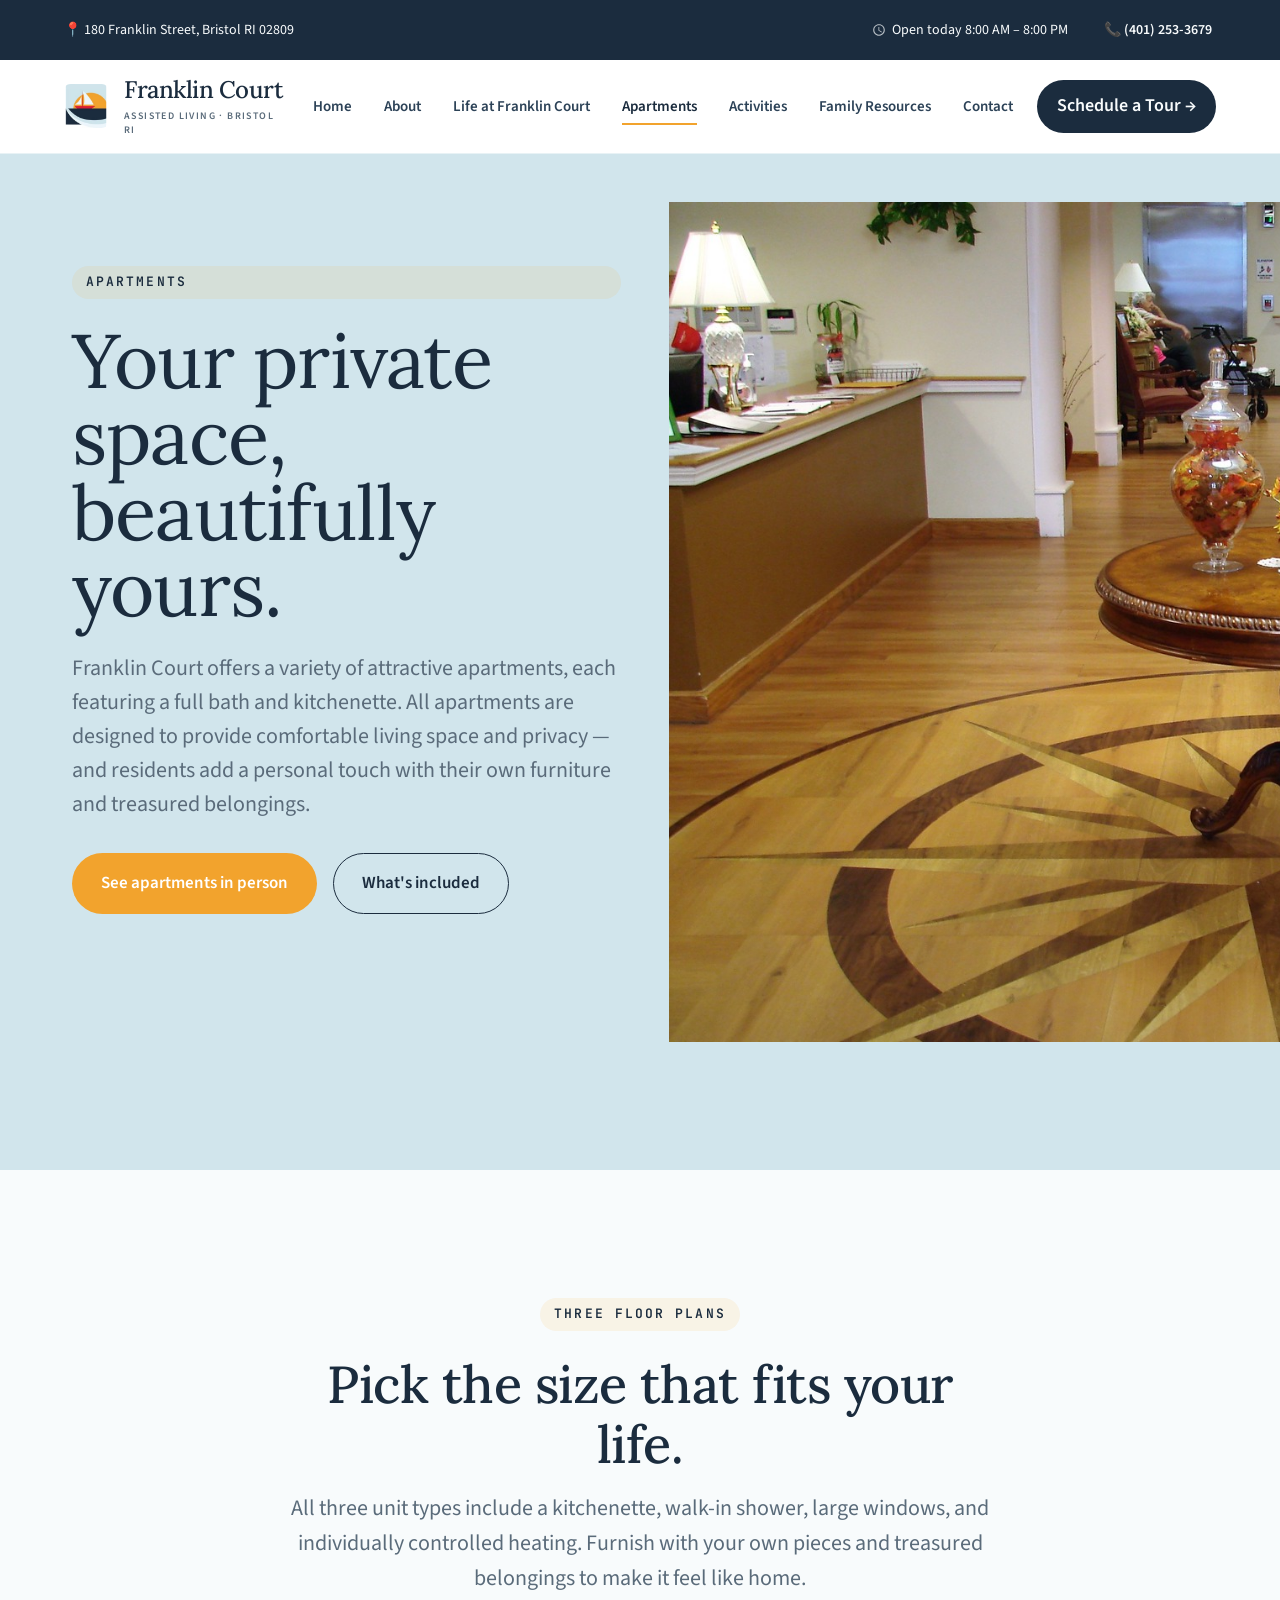
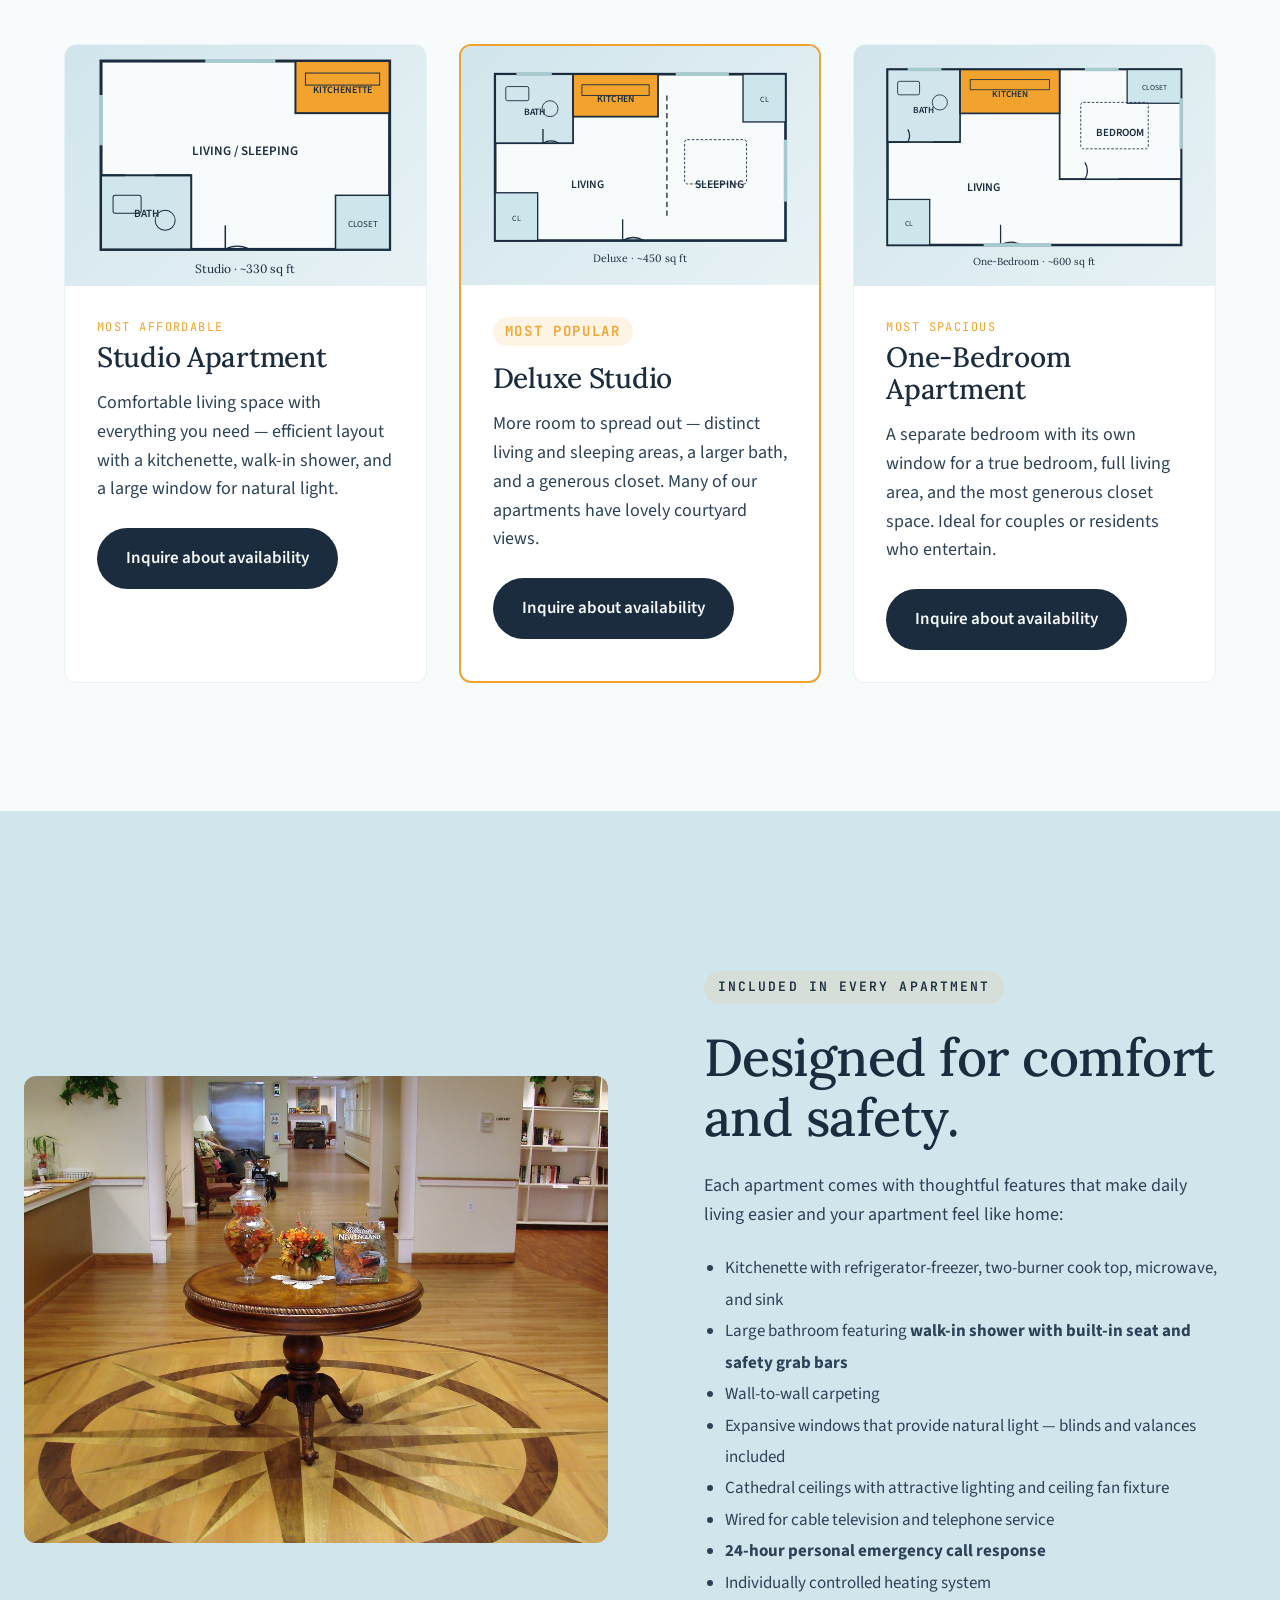
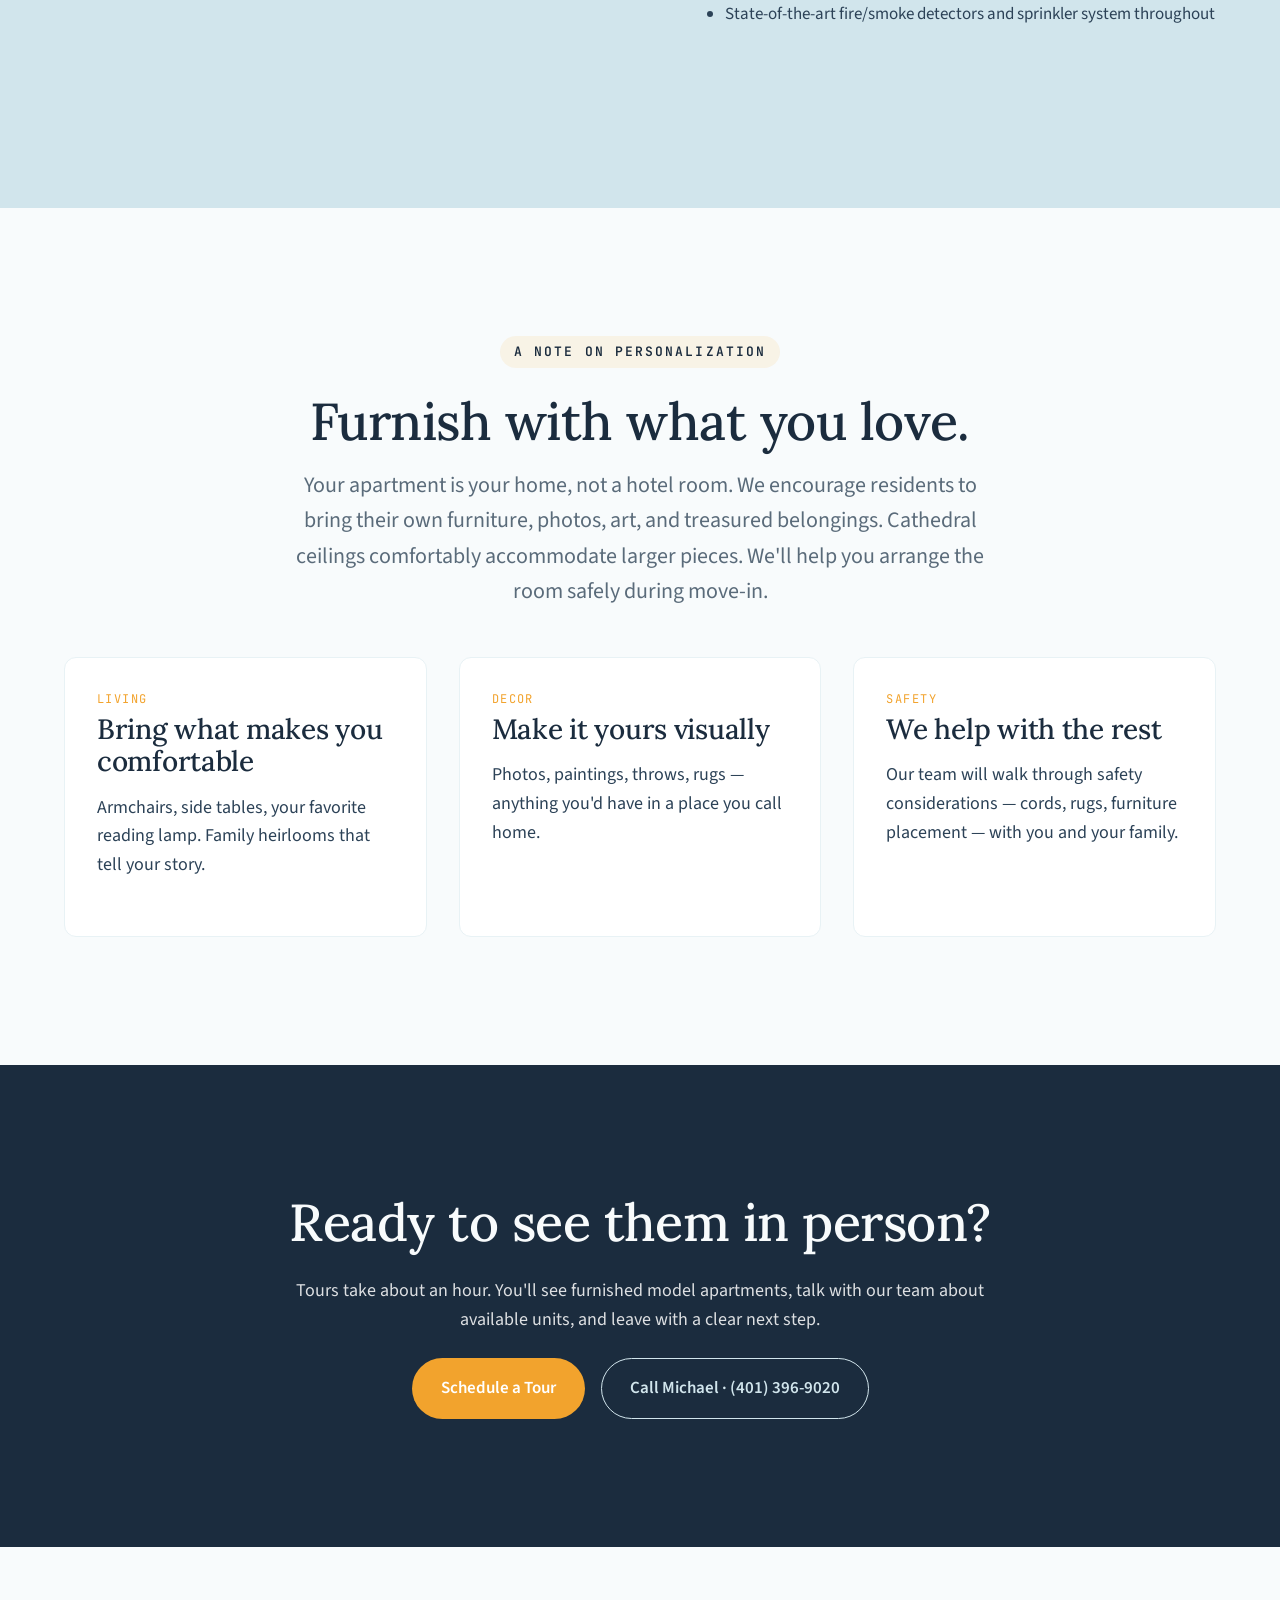
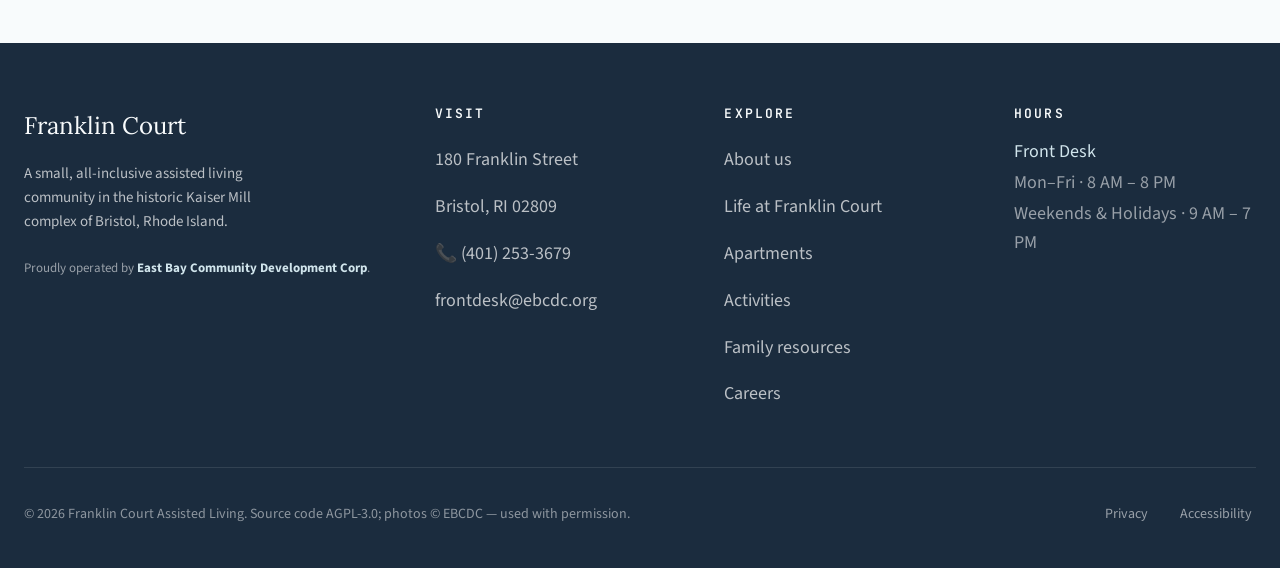
<file: apartments.html>
<!DOCTYPE html>
<html lang="en">
<head>
  <meta charset="utf-8">
  <meta name="viewport" content="width=device-width, initial-scale=1, viewport-fit=cover">
  <title>Apartments | Franklin Court · Bristol RI</title>
  <meta name="description" content="Studio, deluxe studio, and one-bedroom apartments at Franklin Court Assisted Living in Bristol, RI.">
  <link rel="preconnect" href="https://fonts.googleapis.com">
  <link rel="preconnect" href="https://fonts.gstatic.com" crossorigin>
  <link href="https://fonts.googleapis.com/css2?family=Lora:ital,wght@0,400;0,500;0,600;0,700;1,400;1,500;1,600&family=JetBrains+Mono:wght@500;600&family=Source+Sans+3:wght@400;500;600;700&display=swap" rel="stylesheet">
  <link rel="stylesheet" href="css/main.css">
  <link rel="icon" type="image/svg+xml" href="assets/brand/favicon.svg">
</head>
<body>
  <a class="skip-link" href="#main">Skip to content</a>
  <header class="site-header" role="banner">
    <div class="topbar"><div class="container topbar-inner">
      <span>📍 180 Franklin Street, Bristol RI 02809</span>
      <div class="topbar-meta">
        <span><svg viewBox="0 0 24 24" fill="currentColor"><path d="M12 2C6.48 2 2 6.48 2 12s4.48 10 10 10 10-4.48 10-10S17.52 2 12 2zm0 18c-4.42 0-8-3.58-8-8s3.58-8 8-8 8 3.58 8 8-3.58 8-8 8zm.5-13H11v6l5.25 3.15.75-1.23-4.5-2.67z"/></svg> Open today 8:00 AM – 8:00 PM</span>
        <a href="tel:14012533679">📞 (401) 253-3679</a>
      </div></div>
    </div>
    <div class="container nav">
      <a href="index.html" class="brand"><img class="brand-mark" src="assets/brand/franklin-court-icon.png" alt="Franklin Court" width="44" height="44"><span class="brand-text">Franklin Court<small>Assisted Living · Bristol RI</small></span></a>
      <nav aria-label="Primary"><ul class="nav-links">
        <li><a class="nav-link" href="index.html">Home</a></li>
        <li><a class="nav-link" href="about.html">About</a></li>
        <li><a class="nav-link" href="life-at.html">Life at Franklin Court</a></li>
        <li><a class="nav-link is-active" href="apartments.html">Apartments</a></li>
        <li><a class="nav-link" href="activities.html">Activities</a></li>
        <li><a class="nav-link" href="family-resources.html">Family Resources</a></li>
        <li><a class="nav-link" href="contact.html">Contact</a></li>
      </ul></nav>
      <a href="tour.html" class="nav-cta">Schedule a Tour →</a>
      <button class="nav-toggle" id="navToggle" aria-label="Open menu"><svg viewBox="0 0 24 24" width="22" height="22" fill="none" stroke="currentColor" stroke-width="2"><path d="M3 6h18M3 12h18M3 18h18"/></svg></button>
    </div>
  </header>
  <div class="mobile-menu" id="mobileMenu"><button class="mobile-menu-close" id="mobileClose">✕</button>
    <ul><li><a href="index.html">Home</a></li><li><a href="about.html">About</a></li><li><a href="life-at.html">Life at Franklin Court</a></li>
      <li><a href="apartments.html">Apartments</a></li><li><a href="activities.html">Activities</a></li><li><a href="family-resources.html">Family Resources</a></li>
      <li><a href="contact.html">Contact</a></li><li><a href="tour.html" style="color:var(--c-accent)">Schedule a Tour →</a></li>
    </ul>
  </div>

  <main id="main">
    <section class="hero">
      <div class="container-wide hero-grid">
        <div class="hero-text">
          <span class="eyebrow">Apartments</span>
          <h1>Your private space, beautifully yours.</h1>
          <p class="hero-lede">Franklin Court offers a variety of attractive apartments, each featuring a full bath and kitchenette. All apartments are designed to provide comfortable living space and privacy — and residents add a personal touch with their own furniture and treasured belongings.</p>
          <div class="btn-row">
            <a href="tour.html" class="btn btn-primary">See apartments in person</a>
            <a href="#features" class="btn btn-ghost">What's included</a>
          </div>
        </div>
        <div class="hero-image">
          <img src="images/hero-apartments.jpg" alt="Apartment interior at Franklin Court.">
        </div>
      </div>
    </section>

    <section class="section-paper">
      <div class="container">
        <div class="section-head" style="text-align:center; margin:0 auto var(--sp-5);">
          <span class="eyebrow">Three floor plans</span>
          <h2>Pick the size that fits your life.</h2>
          <p>All three unit types include a kitchenette, walk-in shower, large windows, and individually controlled heating. Furnish with your own pieces and treasured belongings to make it feel like home.</p>
        </div>

        <div class="card-grid cols-3">
          <article class="card">
            <div class="card-image floorplan-wrap" style="aspect-ratio: 3/2; background:linear-gradient(135deg, var(--c-cream), var(--c-line-soft)); display:grid; place-items:center; padding: clamp(12px, 3vw, 20px);">
              <svg viewBox="0 0 320 240" width="100%" height="auto" role="img" aria-label="Floor plan for Studio apartment (~330 sq ft)">
                <title>Studio apartment floor plan, about 330 square feet</title>
                <!-- outer walls -->
                <rect x="16" y="16" width="288" height="188" fill="#F8FBFC" stroke="#1B2C3E" stroke-width="3"/>
                <!-- bath (SW) -->
                <rect x="16" y="130" width="90" height="74" fill="#D1E5EC" stroke="#1B2C3E" stroke-width="2"/>
                <!-- bath door gap (north wall of bath) -->
                <line x1="16" y1="130" x2="40" y2="130" stroke="#1B2C3E" stroke-width="2"/>
                <line x1="70" y1="130" x2="106" y2="130" stroke="#1B2C3E" stroke-width="2"/>
                <!-- kitchenette counter (NE) -->
                <rect x="210" y="16" width="94" height="52" fill="#F2A32D" stroke="#1B2C3E" stroke-width="2"/>
                <!-- closet (SE) -->
                <rect x="250" y="150" width="54" height="54" fill="#CDE6EB" stroke="#1B2C3E" stroke-width="1.5"/>
                <!-- entry door (south) -->
                <path d="M140 204 A24 24 0 0 1 164 204" fill="none" stroke="#1B2C3E" stroke-width="1.5"/>
                <line x1="140" y1="204" x2="140" y2="180" stroke="#1B2C3E" stroke-width="1.5"/>
                <!-- windows -->
                <line x1="120" y1="16" x2="190" y2="16" stroke="#A6CACE" stroke-width="4"/>
                <line x1="16" y1="50" x2="16" y2="100" stroke="#A6CACE" stroke-width="4"/>
                <!-- fixtures -->
                <rect x="28" y="150" width="28" height="18" rx="2" fill="none" stroke="#1B2C3E" stroke-width="1"/>
                <circle cx="80" cy="175" r="10" fill="none" stroke="#1B2C3E" stroke-width="1"/>
                <rect x="220" y="28" width="74" height="12" fill="none" stroke="#1B2C3E" stroke-width="1"/>
                <!-- labels inside rooms -->
                <text x="61" y="172" text-anchor="middle" font-family="Source Sans 3, sans-serif" font-size="11" font-weight="600" fill="#1B2C3E">BATH</text>
                <text x="257" y="48" text-anchor="middle" font-family="Source Sans 3, sans-serif" font-size="10" font-weight="600" fill="#1B2C3E">KITCHENETTE</text>
                <text x="160" y="110" text-anchor="middle" font-family="Source Sans 3, sans-serif" font-size="13" font-weight="600" fill="#1B2C3E">LIVING / SLEEPING</text>
                <text x="277" y="182" text-anchor="middle" font-family="Source Sans 3, sans-serif" font-size="9" fill="#1B2C3E">CLOSET</text>
                <text x="160" y="228" text-anchor="middle" font-family="Lora, Georgia, serif" font-size="12" fill="#1B2C3E">Studio · ~330 sq ft</text>
              </svg>
            </div>
            <div class="card-body" style="padding:var(--sp-4);">
              <div class="card-meta">Most affordable</div>
              <h3 class="card-title">Studio Apartment</h3>
              <p>Comfortable living space with everything you need — efficient layout with a kitchenette, walk-in shower, and a large window for natural light.</p>
              <a href="tour.html" class="btn btn-secondary">Inquire about availability</a>
            </div>
          </article>

          <article class="card" style="border:2px solid var(--c-accent);">
            <div class="card-image floorplan-wrap" style="aspect-ratio: 3/2; background:linear-gradient(135deg, var(--c-cream), var(--c-line-soft)); display:grid; place-items:center; padding: clamp(12px, 3vw, 20px);">
              <svg viewBox="0 0 360 240" width="100%" height="auto" role="img" aria-label="Floor plan for Deluxe Studio (~450 sq ft)">
                <title>Deluxe studio floor plan, about 450 square feet</title>
                <rect x="16" y="16" width="328" height="188" fill="#F8FBFC" stroke="#1B2C3E" stroke-width="3"/>
                <!-- bath NW -->
                <rect x="16" y="16" width="88" height="78" fill="#D1E5EC" stroke="#1B2C3E" stroke-width="2"/>
                <!-- kitchen north-central -->
                <rect x="104" y="16" width="96" height="48" fill="#F2A32D" stroke="#1B2C3E" stroke-width="2"/>
                <!-- closet SE of living -->
                <rect x="16" y="150" width="48" height="54" fill="#CDE6EB" stroke="#1B2C3E" stroke-width="1.5"/>
                <!-- partial wall / zone divider living | sleeping -->
                <line x1="210" y1="40" x2="210" y2="180" stroke="#1B2C3E" stroke-width="1.5" stroke-dasharray="6 4"/>
                <!-- sleeping closet east -->
                <rect x="296" y="16" width="48" height="54" fill="#CDE6EB" stroke="#1B2C3E" stroke-width="1.5"/>
                <!-- doors -->
                <path d="M70 94 A18 18 0 0 1 88 94" fill="none" stroke="#1B2C3E" stroke-width="1.5"/>
                <line x1="70" y1="94" x2="70" y2="78" stroke="#1B2C3E" stroke-width="1.5"/>
                <path d="M160 204 A24 24 0 0 1 184 204" fill="none" stroke="#1B2C3E" stroke-width="1.5"/>
                <line x1="160" y1="204" x2="160" y2="180" stroke="#1B2C3E" stroke-width="1.5"/>
                <!-- windows -->
                <line x1="220" y1="16" x2="280" y2="16" stroke="#A6CACE" stroke-width="4"/>
                <line x1="344" y1="90" x2="344" y2="160" stroke="#A6CACE" stroke-width="4"/>
                <line x1="40" y1="16" x2="80" y2="16" stroke="#A6CACE" stroke-width="4"/>
                <!-- fixtures -->
                <rect x="28" y="30" width="26" height="16" rx="2" fill="none" stroke="#1B2C3E" stroke-width="1"/>
                <circle cx="78" cy="55" r="9" fill="none" stroke="#1B2C3E" stroke-width="1"/>
                <rect x="114" y="28" width="76" height="12" fill="none" stroke="#1B2C3E" stroke-width="1"/>
                <!-- bed suggestion -->
                <rect x="230" y="90" width="70" height="50" rx="3" fill="none" stroke="#1B2C3E" stroke-width="1" stroke-dasharray="3 2"/>
                <!-- labels -->
                <text x="60" y="62" text-anchor="middle" font-family="Source Sans 3, sans-serif" font-size="11" font-weight="600" fill="#1B2C3E">BATH</text>
                <text x="152" y="48" text-anchor="middle" font-family="Source Sans 3, sans-serif" font-size="11" font-weight="600" fill="#1B2C3E">KITCHEN</text>
                <text x="120" y="145" text-anchor="middle" font-family="Source Sans 3, sans-serif" font-size="13" font-weight="600" fill="#1B2C3E">LIVING</text>
                <text x="270" y="145" text-anchor="middle" font-family="Source Sans 3, sans-serif" font-size="13" font-weight="600" fill="#1B2C3E">SLEEPING</text>
                <text x="40" y="182" text-anchor="middle" font-family="Source Sans 3, sans-serif" font-size="9" fill="#1B2C3E">CL</text>
                <text x="320" y="48" text-anchor="middle" font-family="Source Sans 3, sans-serif" font-size="9" fill="#1B2C3E">CL</text>
                <text x="180" y="228" text-anchor="middle" font-family="Lora, Georgia, serif" font-size="12" fill="#1B2C3E">Deluxe · ~450 sq ft</text>
              </svg>
            </div>
            <div class="card-body" style="padding:var(--sp-4);">
              <span class="most-popular">Most popular</span>
              <h3 class="card-title" style="margin-top:var(--sp-2);">Deluxe Studio</h3>
              <p>More room to spread out — distinct living and sleeping areas, a larger bath, and a generous closet. Many of our apartments have lovely courtyard views.</p>
              <a href="tour.html" class="btn btn-secondary">Inquire about availability</a>
            </div>
          </article>

          <article class="card">
            <div class="card-image floorplan-wrap" style="aspect-ratio: 3/2; background:linear-gradient(135deg, var(--c-cream), var(--c-line-soft)); display:grid; place-items:center; padding: clamp(12px, 3vw, 20px);">
              <svg viewBox="0 0 380 260" width="100%" height="auto" role="img" aria-label="Floor plan for One Bedroom apartment (~600 sq ft)">
                <title>One-bedroom apartment floor plan, about 600 square feet</title>
                <rect x="16" y="16" width="348" height="208" fill="#F8FBFC" stroke="#1B2C3E" stroke-width="3"/>
                <!-- bedroom (east, full height almost) -->
                <rect x="220" y="16" width="144" height="130" fill="#F8FBFC" stroke="#1B2C3E" stroke-width="2"/>
                <!-- bedroom door gap south wall of bedroom -->
                <line x1="220" y1="146" x2="250" y2="146" stroke="#1B2C3E" stroke-width="2"/>
                <line x1="290" y1="146" x2="364" y2="146" stroke="#1B2C3E" stroke-width="2"/>
                <path d="M250 146 A20 20 0 0 0 250 126" fill="none" stroke="#1B2C3E" stroke-width="1.5"/>
                <!-- bath NW -->
                <rect x="16" y="16" width="86" height="86" fill="#D1E5EC" stroke="#1B2C3E" stroke-width="2"/>
                <line x1="16" y1="102" x2="40" y2="102" stroke="#1B2C3E" stroke-width="2"/>
                <line x1="70" y1="102" x2="102" y2="102" stroke="#1B2C3E" stroke-width="2"/>
                <path d="M40 102 A15 15 0 0 0 40 87" fill="none" stroke="#1B2C3E" stroke-width="1.5"/>
                <!-- kitchen north of living -->
                <rect x="102" y="16" width="118" height="52" fill="#F2A32D" stroke="#1B2C3E" stroke-width="2"/>
                <!-- closets -->
                <rect x="300" y="16" width="64" height="40" fill="#CDE6EB" stroke="#1B2C3E" stroke-width="1.5"/>
                <rect x="16" y="170" width="50" height="54" fill="#CDE6EB" stroke="#1B2C3E" stroke-width="1.5"/>
                <!-- entry -->
                <path d="M150 224 A24 24 0 0 1 174 224" fill="none" stroke="#1B2C3E" stroke-width="1.5"/>
                <line x1="150" y1="224" x2="150" y2="200" stroke="#1B2C3E" stroke-width="1.5"/>
                <!-- windows -->
                <line x1="250" y1="16" x2="290" y2="16" stroke="#A6CACE" stroke-width="4"/>
                <line x1="364" y1="50" x2="364" y2="110" stroke="#A6CACE" stroke-width="4"/>
                <line x1="40" y1="16" x2="80" y2="16" stroke="#A6CACE" stroke-width="4"/>
                <line x1="130" y1="224" x2="210" y2="224" stroke="#A6CACE" stroke-width="4"/>
                <!-- fixtures -->
                <rect x="28" y="30" width="26" height="16" rx="2" fill="none" stroke="#1B2C3E" stroke-width="1"/>
                <circle cx="78" cy="55" r="9" fill="none" stroke="#1B2C3E" stroke-width="1"/>
                <rect x="114" y="28" width="94" height="12" fill="none" stroke="#1B2C3E" stroke-width="1"/>
                <rect x="245" y="55" width="80" height="55" rx="3" fill="none" stroke="#1B2C3E" stroke-width="1" stroke-dasharray="3 2"/>
                <!-- labels -->
                <text x="59" y="68" text-anchor="middle" font-family="Source Sans 3, sans-serif" font-size="11" font-weight="600" fill="#1B2C3E">BATH</text>
                <text x="161" y="48" text-anchor="middle" font-family="Source Sans 3, sans-serif" font-size="11" font-weight="600" fill="#1B2C3E">KITCHEN</text>
                <text x="130" y="160" text-anchor="middle" font-family="Source Sans 3, sans-serif" font-size="14" font-weight="600" fill="#1B2C3E">LIVING</text>
                <text x="292" y="95" text-anchor="middle" font-family="Source Sans 3, sans-serif" font-size="13" font-weight="600" fill="#1B2C3E">BEDROOM</text>
                <text x="332" y="40" text-anchor="middle" font-family="Source Sans 3, sans-serif" font-size="9" fill="#1B2C3E">CLOSET</text>
                <text x="41" y="202" text-anchor="middle" font-family="Source Sans 3, sans-serif" font-size="9" fill="#1B2C3E">CL</text>
                <text x="190" y="248" text-anchor="middle" font-family="Lora, Georgia, serif" font-size="12" fill="#1B2C3E">One-Bedroom · ~600 sq ft</text>
              </svg>
            </div>
            <div class="card-body" style="padding:var(--sp-4);">
              <div class="card-meta">Most spacious</div>
              <h3 class="card-title">One-Bedroom Apartment</h3>
              <p>A separate bedroom with its own window for a true bedroom, full living area, and the most generous closet space. Ideal for couples or residents who entertain.</p>
              <a href="tour.html" class="btn btn-secondary">Inquire about availability</a>
            </div>
          </article>
        </div>
      </div>
    </section>

    <section class="section-cream" id="features">
      <div class="container-wide">
        <div class="feature">
          <div class="feature-image">
            <img src="images/apartments-feature.jpg" alt="Apartment features at Franklin Court.">
          </div>
          <div class="feature-text">
            <span class="eyebrow">Included in every apartment</span>
            <h2>Designed for comfort and safety.</h2>
            <p>Each apartment comes with thoughtful features that make daily living easier and your apartment feel like home:</p>
            <ul style="font-size:1.0625rem; line-height:1.85; padding-left:1.25em;">
              <li>Kitchenette with refrigerator-freezer, two-burner cook top, microwave, and sink</li>
              <li>Large bathroom featuring <strong>walk-in shower with built-in seat and safety grab bars</strong></li>
              <li>Wall-to-wall carpeting</li>
              <li>Expansive windows that provide natural light — blinds and valances included</li>
              <li>Cathedral ceilings with attractive lighting and ceiling fan fixture</li>
              <li>Wired for cable television and telephone service</li>
              <li><strong>24-hour personal emergency call response</strong></li>
              <li>Individually controlled heating system</li>
              <li>State-of-the-art fire/smoke detectors and sprinkler system throughout</li>
            </ul>
          </div>
        </div>
      </div>
    </section>

    <section>
      <div class="container">
        <div class="section-head" style="text-align:center; margin:0 auto var(--sp-5);">
          <span class="eyebrow">A note on personalization</span>
          <h2>Furnish with what you love.</h2>
          <p>Your apartment is your home, not a hotel room. We encourage residents to bring their own furniture, photos, art, and treasured belongings. Cathedral ceilings comfortably accommodate larger pieces. We'll help you arrange the room safely during move-in.</p>
        </div>

        <div class="card-grid cols-3">
          <div class="card"><div class="card-body" style="padding:var(--sp-4);">
            <div class="card-meta">Living</div>
            <h3 class="card-title">Bring what makes you comfortable</h3>
            <p>Armchairs, side tables, your favorite reading lamp. Family heirlooms that tell your story.</p>
          </div></div>
          <div class="card"><div class="card-body" style="padding:var(--sp-4);">
            <div class="card-meta">Decor</div>
            <h3 class="card-title">Make it yours visually</h3>
            <p>Photos, paintings, throws, rugs — anything you'd have in a place you call home.</p>
          </div></div>
          <div class="card"><div class="card-body" style="padding:var(--sp-4);">
            <div class="card-meta">Safety</div>
            <h3 class="card-title">We help with the rest</h3>
            <p>Our team will walk through safety considerations — cords, rugs, furniture placement — with you and your family.</p>
          </div></div>
        </div>
      </div>
    </section>

    <section class="section-dark">
      <div class="container-narrow" style="text-align:center;">
        <h2>Ready to see them in person?</h2>
        <p>Tours take about an hour. You'll see furnished model apartments, talk with our team about available units, and leave with a clear next step.</p>
        <div class="btn-row" style="justify-content:center;">
          <a href="tour.html" class="btn btn-primary">Schedule a Tour</a>
          <a href="tel:14013969020" class="btn btn-ghost" style="border-color:var(--c-cream); color:var(--c-cream);">Call Michael · (401) 396-9020</a>
        </div>
      </div>
    </section>
  </main>

  <footer class="site-footer" role="contentinfo">
    <div class="container-wide">
      <div class="footer-grid">
        <div><div class="footer-brand">Franklin Court</div>
          <p style="color:rgba(255,255,255,0.7); font-size:0.9375rem; max-width:280px;">A small, all-inclusive assisted living community in the historic Kaiser Mill complex of Bristol, Rhode Island.</p>
          <p style="color:rgba(255,255,255,0.55); font-size:0.8125rem; margin-top:var(--sp-3);">Proudly operated by <strong style="color:var(--c-cream);">East Bay Community Development Corp</strong>.</p>
        </div>
        <div class="footer-col"><h4>Visit</h4><ul>
          <li><a href="contact.html">180 Franklin Street</a></li><li><a href="contact.html">Bristol, RI 02809</a></li>
          <li><a href="tel:14012533679">📞 (401) 253-3679</a></li><li><a href="mailto:frontdesk@ebcdc.org">frontdesk@ebcdc.org</a></li>
        </ul></div>
        <div class="footer-col"><h4>Explore</h4><ul>
          <li><a href="about.html">About us</a></li><li><a href="life-at.html">Life at Franklin Court</a></li>
          <li><a href="apartments.html">Apartments</a></li><li><a href="activities.html">Activities</a></li>
          <li><a href="family-resources.html">Family resources</a></li><li><a href="employment.html">Careers</a></li>
        </ul></div>
        <div class="footer-col"><h4>Hours</h4><ul>
          <li>Front Desk</li><li style="color:rgba(255,255,255,0.55);">Mon–Fri · 8 AM – 8 PM</li>
          <li style="color:rgba(255,255,255,0.55);">Weekends &amp; Holidays · 9 AM – 7 PM</li>
        </ul></div>
      </div>
      <div class="footer-bottom">
        <span>© 2026 Franklin Court Assisted Living. Source code AGPL-3.0; photos © EBCDC — used with permission.</span>
        <span><a href="privacy.html" style="color:rgba(255,255,255,0.55); text-decoration:none; margin-right:var(--sp-3);">Privacy</a><a href="terms.html" style="color:rgba(255,255,255,0.55); text-decoration:none;">Accessibility</a></span>
      </div>
    </div>
  </footer>

  <script src="js/site.js"></script>
</body>
</html>
</file>
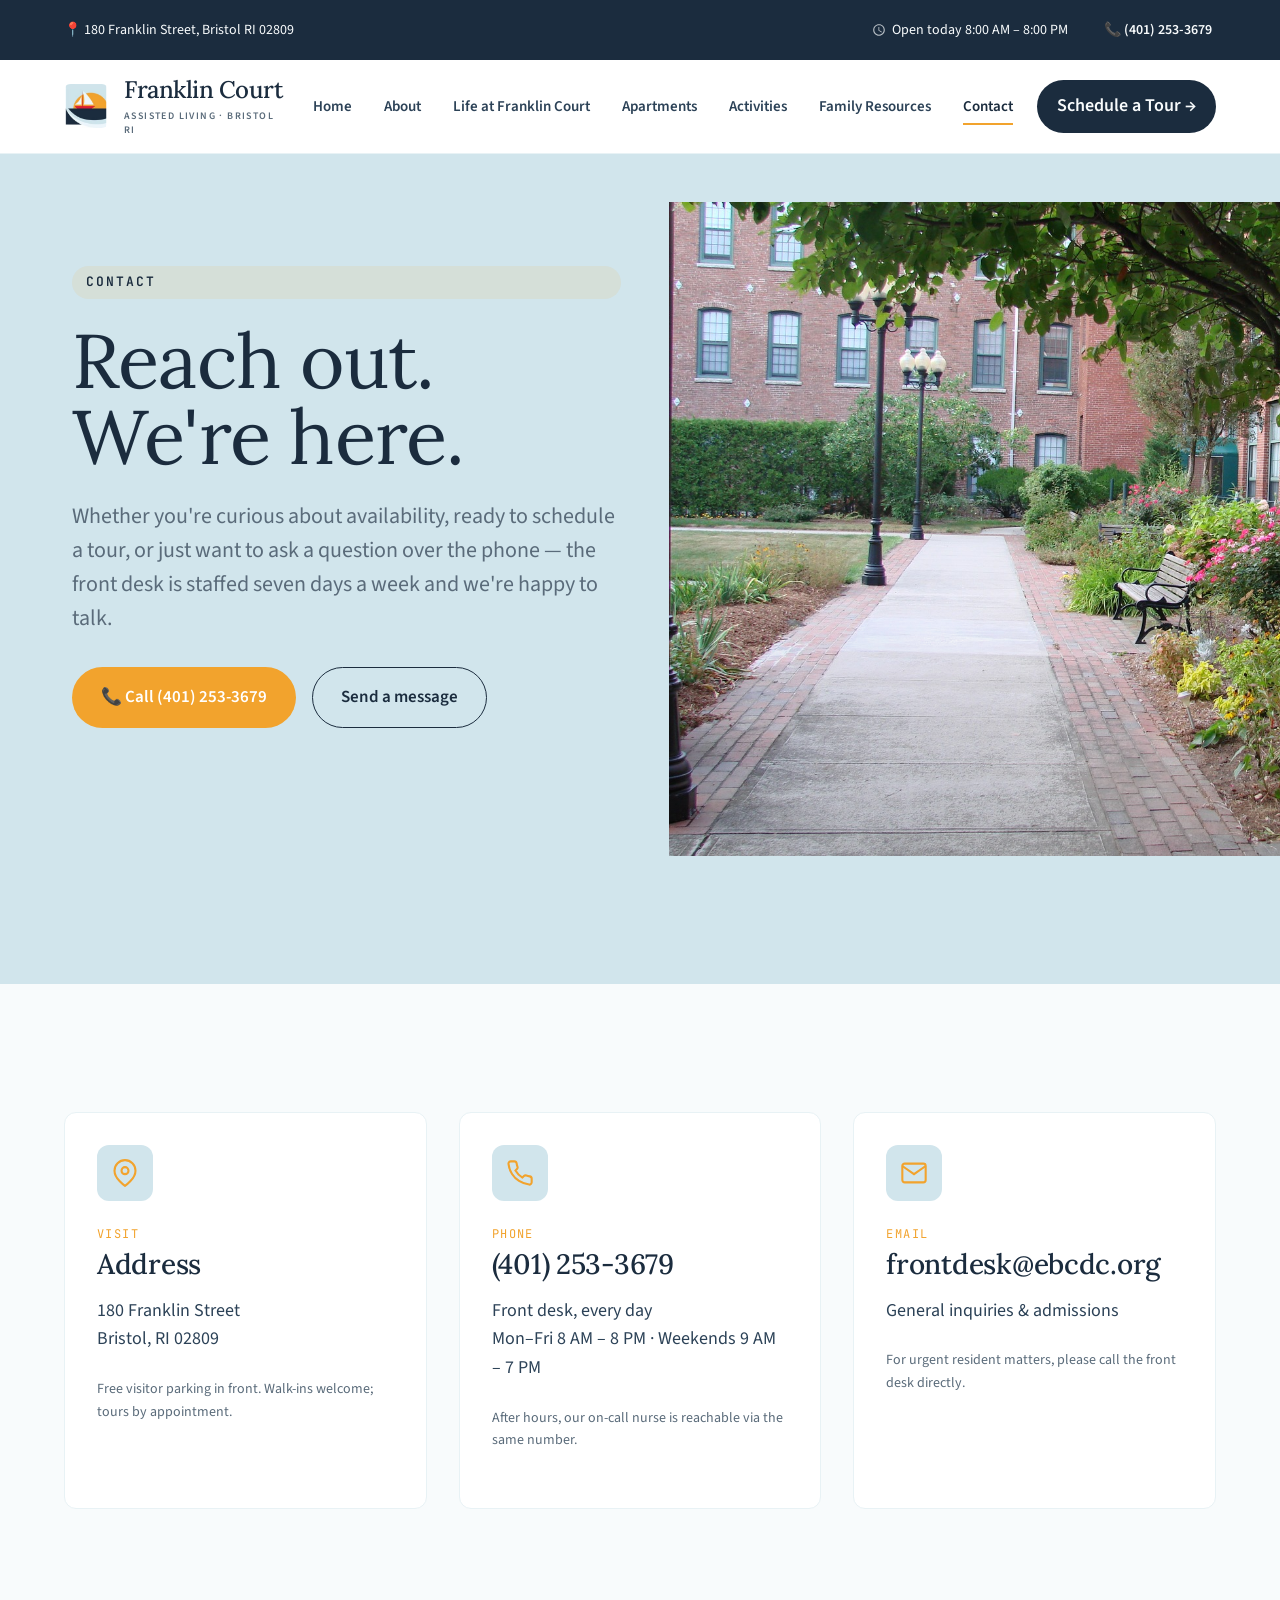
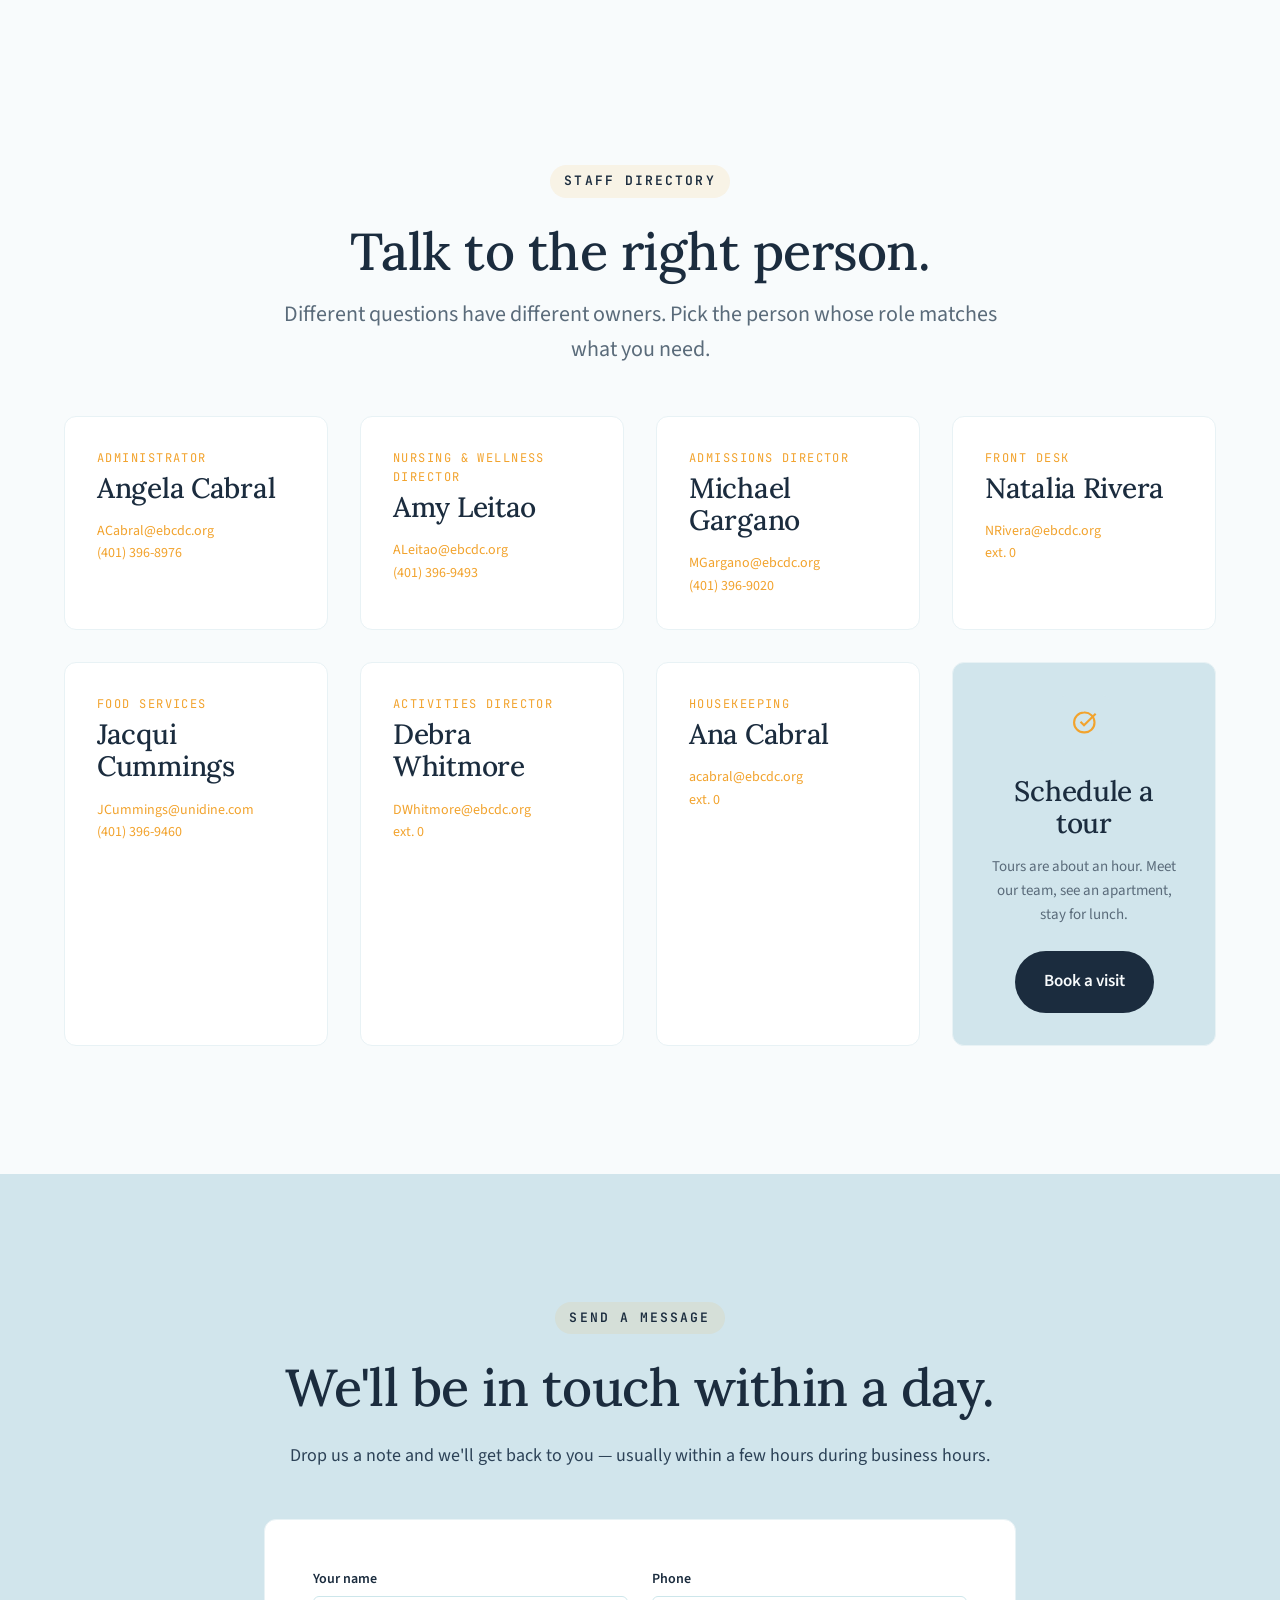
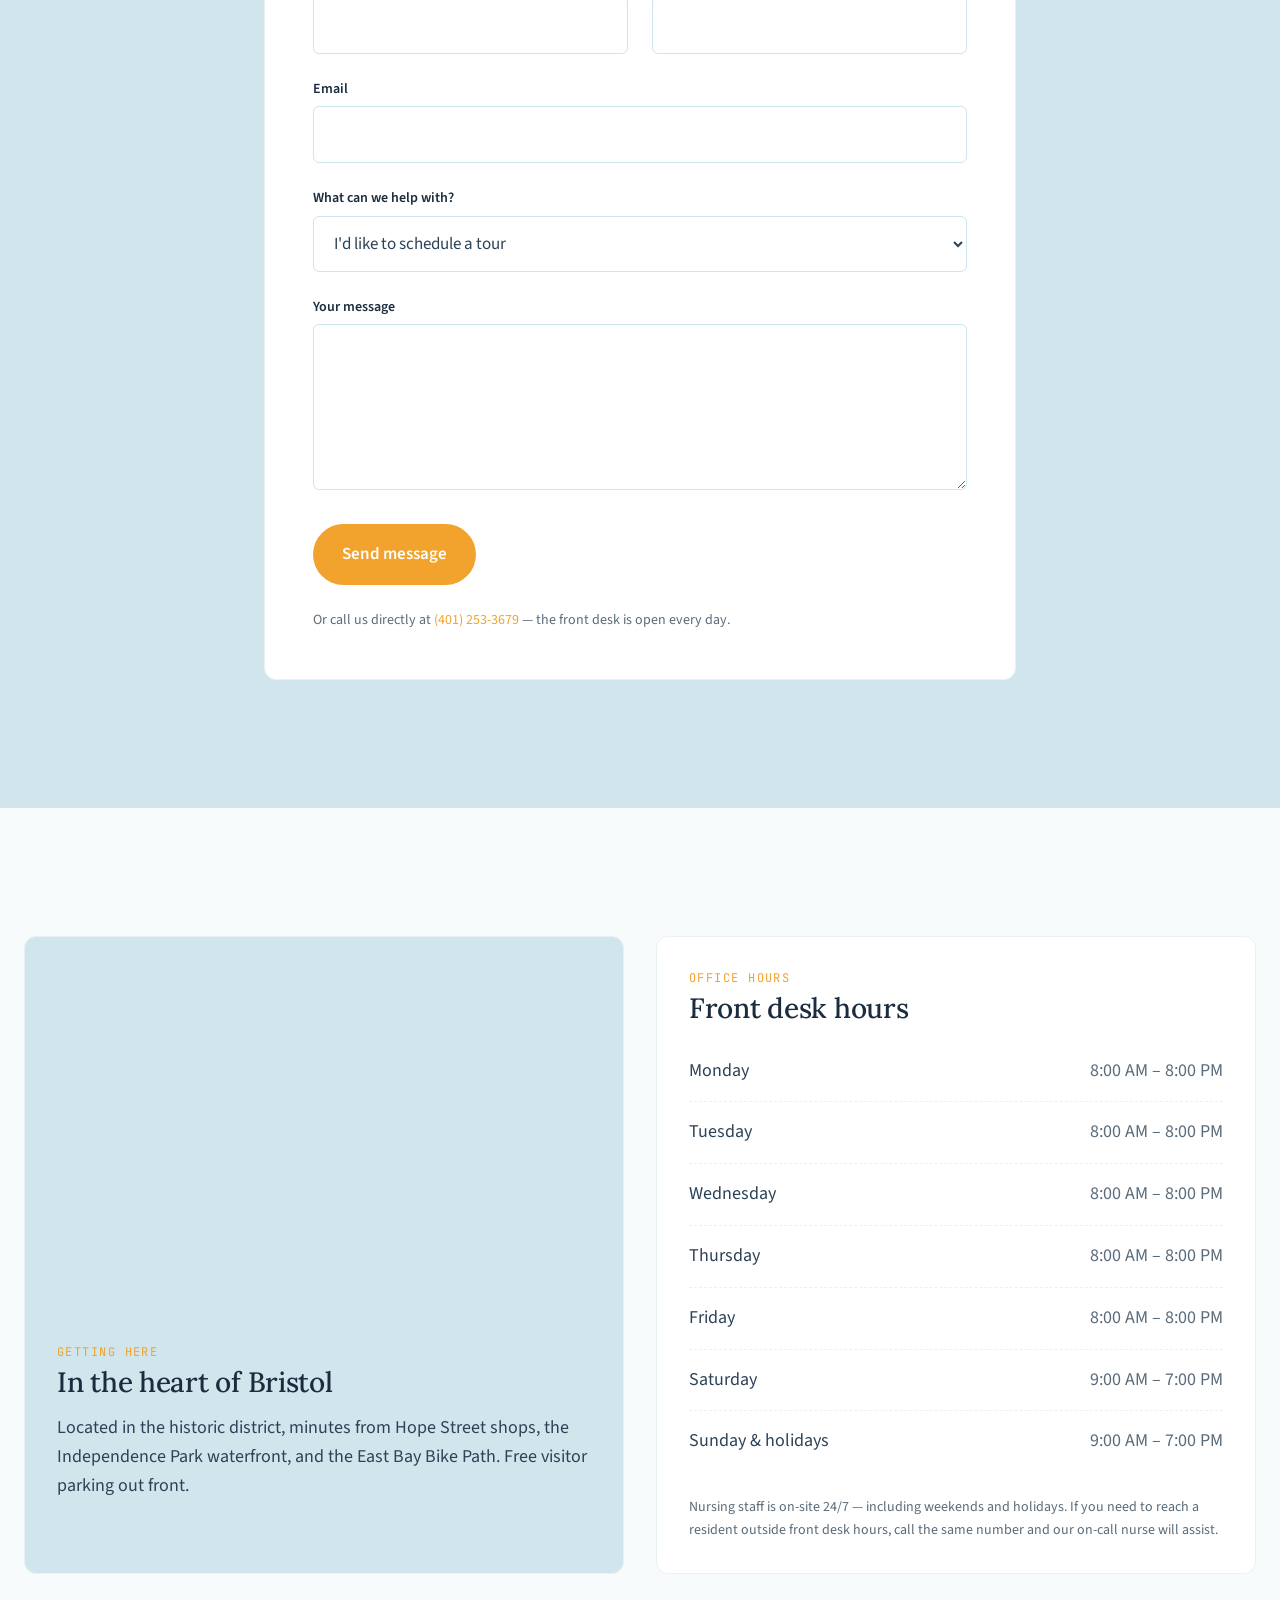
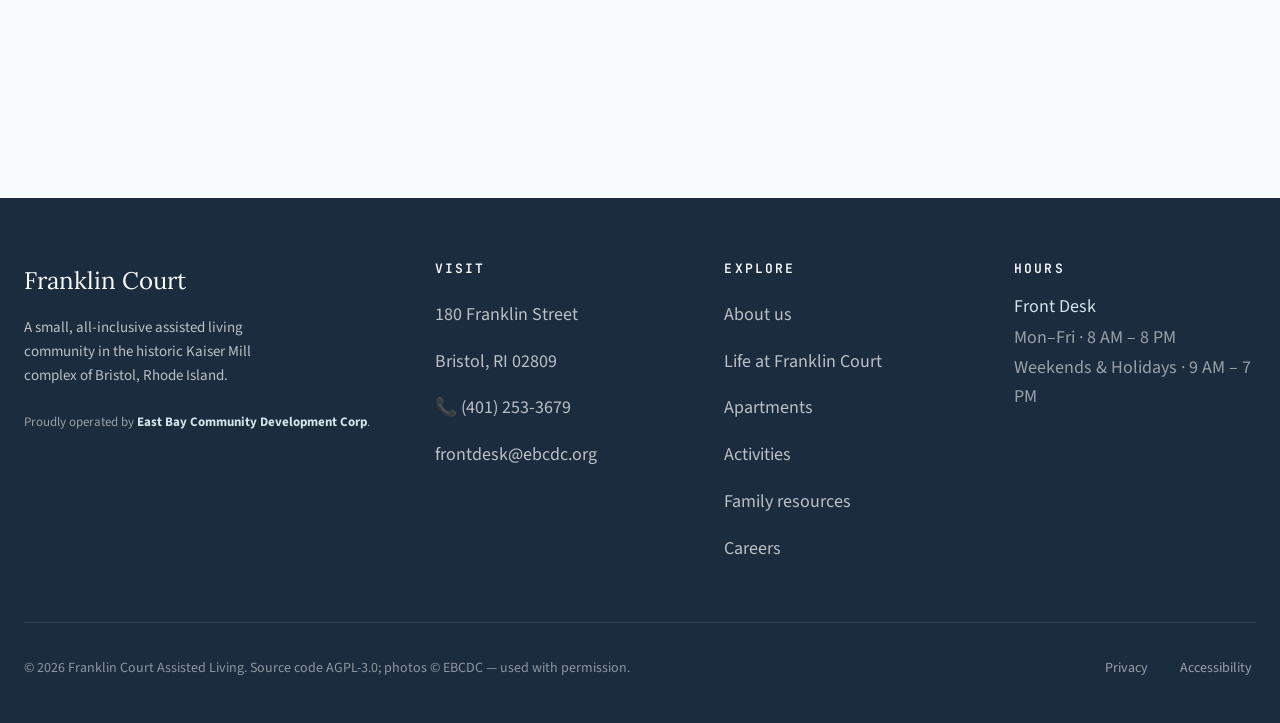
<file: contact.html>
<!DOCTYPE html>
<html lang="en">
<head>
  <meta charset="utf-8">
  <meta name="viewport" content="width=device-width, initial-scale=1, viewport-fit=cover">
  <title>Contact Us | Franklin Court · Bristol RI</title>
  <meta name="description" content="Get in touch with Franklin Court Assisted Living. Address, phone, email, and a full staff directory.">
  <link rel="preconnect" href="https://fonts.googleapis.com">
  <link rel="preconnect" href="https://fonts.gstatic.com" crossorigin>
  <link href="https://fonts.googleapis.com/css2?family=Lora:ital,wght@0,400;0,500;0,600;0,700;1,400;1,500;1,600&family=JetBrains+Mono:wght@500;600&family=Source+Sans+3:wght@400;500;600;700&display=swap" rel="stylesheet">
  <link rel="stylesheet" href="css/main.css">
  <link rel="icon" type="image/svg+xml" href="assets/brand/favicon.svg">
</head>
<body>
  <a class="skip-link" href="#main">Skip to content</a>

  <header class="site-header" role="banner">
    <div class="topbar">
      <div class="container topbar-inner">
        <span>📍 180 Franklin Street, Bristol RI 02809</span>
        <div class="topbar-meta">
          <span><svg viewBox="0 0 24 24" fill="currentColor"><path d="M12 2C6.48 2 2 6.48 2 12s4.48 10 10 10 10-4.48 10-10S17.52 2 12 2zm0 18c-4.42 0-8-3.58-8-8s3.58-8 8-8 8 3.58 8 8-3.58 8-8 8zm.5-13H11v6l5.25 3.15.75-1.23-4.5-2.67z"/></svg> Open today 8:00 AM – 8:00 PM</span>
          <a href="tel:14012533679">📞 (401) 253-3679</a>
        </div>
      </div>
    </div>
    <div class="container nav">
      <a href="index.html" class="brand"><img class="brand-mark" src="assets/brand/franklin-court-icon.png" alt="Franklin Court" width="44" height="44"><span class="brand-text">Franklin Court<small>Assisted Living · Bristol RI</small></span></a>
      <nav aria-label="Primary">
        <ul class="nav-links">
          <li><a class="nav-link" href="index.html">Home</a></li>
          <li><a class="nav-link" href="about.html">About</a></li>
          <li><a class="nav-link" href="life-at.html">Life at Franklin Court</a></li>
          <li><a class="nav-link" href="apartments.html">Apartments</a></li>
          <li><a class="nav-link" href="activities.html">Activities</a></li>
          <li><a class="nav-link" href="family-resources.html">Family Resources</a></li>
          <li><a class="nav-link is-active" href="contact.html">Contact</a></li>
        </ul>
      </nav>
      <a href="tour.html" class="nav-cta">Schedule a Tour →</a>
      <button class="nav-toggle" id="navToggle" aria-label="Open menu"><svg viewBox="0 0 24 24" width="22" height="22" fill="none" stroke="currentColor" stroke-width="2"><path d="M3 6h18M3 12h18M3 18h18"/></svg></button>
    </div>
  </header>
  <div class="mobile-menu" id="mobileMenu"><button class="mobile-menu-close" id="mobileClose">✕</button>
    <ul><li><a href="index.html">Home</a></li><li><a href="about.html">About</a></li><li><a href="life-at.html">Life at Franklin Court</a></li>
      <li><a href="apartments.html">Apartments</a></li><li><a href="activities.html">Activities</a></li><li><a href="family-resources.html">Family Resources</a></li>
      <li><a href="contact.html">Contact</a></li><li><a href="tour.html" style="color:var(--c-accent)">Schedule a Tour →</a></li>
    </ul>
  </div>

  <main id="main">
    <section class="hero">
      <div class="container-wide hero-grid">
        <div class="hero-text">
          <span class="eyebrow">Contact</span>
          <h1>Reach out. We're here.</h1>
          <p class="hero-lede">Whether you're curious about availability, ready to schedule a tour, or just want to ask a question over the phone — the front desk is staffed seven days a week and we're happy to talk.</p>
          <div class="btn-row">
            <a href="tel:14012533679" class="btn btn-primary">📞 Call (401) 253-3679</a>
            <a href="#contact-form" class="btn btn-ghost">Send a message</a>
          </div>
        </div>
        <div class="hero-image">
          <img src="images/hero-contact.jpg" alt="The landscaped entrance to Franklin Court in Bristol, RI.">
        </div>
      </div>
    </section>

    <section class="section-paper">
      <div class="container">
        <div class="card-grid cols-3">
          <div class="card"><div class="card-body" style="padding:var(--sp-4);">
            <div class="card-icon"><svg viewBox="0 0 24 24" fill="none" stroke="currentColor" stroke-width="1.8"><path d="M21 10c0 7-9 13-9 13s-9-6-9-13a9 9 0 0118 0z"/><circle cx="12" cy="10" r="3"/></svg></div>
            <div class="card-meta">Visit</div>
            <h3 class="card-title">Address</h3>
            <p>180 Franklin Street<br>Bristol, RI 02809</p>
            <p style="font-size:0.875rem; color:var(--c-slate);">Free visitor parking in front. Walk-ins welcome; tours by appointment.</p>
          </div></div>

          <div class="card"><div class="card-body" style="padding:var(--sp-4);">
            <div class="card-icon"><svg viewBox="0 0 24 24" fill="none" stroke="currentColor" stroke-width="1.8"><path d="M22 16.92v3a2 2 0 01-2.18 2 19.79 19.79 0 01-8.63-3.07 19.5 19.5 0 01-6-6 19.79 19.79 0 01-3.07-8.67A2 2 0 014.11 2h3a2 2 0 012 1.72 12.84 12.84 0 00.7 2.81 2 2 0 01-.45 2.11L8.09 9.91a16 16 0 006 6l1.27-1.27a2 2 0 012.11-.45 12.84 12.84 0 002.81.7A2 2 0 0122 16.92z"/></svg></div>
            <div class="card-meta">Phone</div>
            <h3 class="card-title">(401) 253-3679</h3>
            <p>Front desk, every day<br>Mon–Fri 8 AM – 8 PM · Weekends 9 AM – 7 PM</p>
            <p style="font-size:0.875rem; color:var(--c-slate);">After hours, our on-call nurse is reachable via the same number.</p>
          </div></div>

          <div class="card"><div class="card-body" style="padding:var(--sp-4);">
            <div class="card-icon"><svg viewBox="0 0 24 24" fill="none" stroke="currentColor" stroke-width="1.8"><path d="M4 4h16c1.1 0 2 .9 2 2v12c0 1.1-.9 2-2 2H4c-1.1 0-2-.9-2-2V6c0-1.1.9-2 2-2z"/><path d="M22 6l-10 7L2 6"/></svg></div>
            <div class="card-meta">Email</div>
            <h3 class="card-title">frontdesk@ebcdc.org</h3>
            <p>General inquiries &amp; admissions</p>
            <p style="font-size:0.875rem; color:var(--c-slate);">For urgent resident matters, please call the front desk directly.</p>
          </div></div>
        </div>
      </div>
    </section>

    <section>
      <div class="container">
        <div class="section-head" style="text-align:center; margin:0 auto var(--sp-5);">
          <span class="eyebrow">Staff Directory</span>
          <h2>Talk to the right person.</h2>
          <p>Different questions have different owners. Pick the person whose role matches what you need.</p>
        </div>

        <div class="card-grid cols-4">
          <article class="card"><div class="card-body" style="padding:var(--sp-4);">
            <div class="card-meta">Administrator</div><h3 class="card-title">Angela Cabral</h3>
            <p style="font-size:0.875rem; margin:0;"><a href="mailto:ACabral@ebcdc.org">ACabral@ebcdc.org</a><br><a href="tel:14013968976">(401) 396-8976</a></p>
          </div></article>

          <article class="card"><div class="card-body" style="padding:var(--sp-4);">
            <div class="card-meta">Nursing & Wellness Director</div><h3 class="card-title">Amy Leitao</h3>
            <p style="font-size:0.875rem; margin:0;"><a href="mailto:ALeitao@ebcdc.org">ALeitao@ebcdc.org</a><br><a href="tel:14013969493">(401) 396-9493</a></p>
          </div></article>

          <article class="card"><div class="card-body" style="padding:var(--sp-4);">
            <div class="card-meta">Admissions Director</div><h3 class="card-title">Michael Gargano</h3>
            <p style="font-size:0.875rem; margin:0;"><a href="mailto:MGargano@ebcdc.org">MGargano@ebcdc.org</a><br><a href="tel:14013969020">(401) 396-9020</a></p>
          </div></article>

          <article class="card"><div class="card-body" style="padding:var(--sp-4);">
            <div class="card-meta">Front Desk</div><h3 class="card-title">Natalia Rivera</h3>
            <p style="font-size:0.875rem; margin:0;"><a href="mailto:NRivera@ebcdc.org">NRivera@ebcdc.org</a><br><a href="tel:14012533679">ext. 0</a></p>
          </div></article>

          <article class="card"><div class="card-body" style="padding:var(--sp-4);">
            <div class="card-meta">Food Services</div><h3 class="card-title">Jacqui Cummings</h3>
            <p style="font-size:0.875rem; margin:0;"><a href="mailto:JCummings@unidine.com">JCummings@unidine.com</a><br><a href="tel:14013969460">(401) 396-9460</a></p>
          </div></article>

          <article class="card"><div class="card-body" style="padding:var(--sp-4);">
            <div class="card-meta">Activities Director</div><h3 class="card-title">Debra Whitmore</h3>
            <p style="font-size:0.875rem; margin:0;"><a href="mailto:DWhitmore@ebcdc.org">DWhitmore@ebcdc.org</a><br><a href="tel:14012533679">ext. 0</a></p>
          </div></article>

          <article class="card"><div class="card-body" style="padding:var(--sp-4);">
            <div class="card-meta">Housekeeping</div><h3 class="card-title">Ana Cabral</h3>
            <p style="font-size:0.875rem; margin:0;"><a href="mailto:acabral@ebcdc.org">acabral@ebcdc.org</a><br><a href="tel:14012533679">ext. 0</a></p>
          </div></article>

          <article class="card" style="background:var(--c-cream);">
            <div class="card-body" style="padding:var(--sp-4); text-align:center;">
              <div class="card-icon" style="margin:0 auto var(--sp-3);"><svg viewBox="0 0 24 24" fill="none" stroke="currentColor" stroke-width="1.8"><path d="M21 11.5a8.38 8.38 0 01-9 8.5 8.5 8.5 0 01-8.5-8.5A8.5 8.5 0 0112 3a8.38 8.38 0 019 8.5z"/><path d="M9 11l3 3L22 4"/></svg></div>
              <h3 class="card-title">Schedule a tour</h3>
              <p style="color:var(--c-slate); font-size:0.9375rem;">Tours are about an hour. Meet our team, see an apartment, stay for lunch.</p>
              <a href="tour.html" class="btn btn-secondary">Book a visit</a>
            </div>
          </article>
        </div>
      </div>
    </section>

    <section class="section-cream" id="contact-form">
      <div class="container-narrow">
        <div style="text-align:center; margin-bottom:var(--sp-5);">
          <span class="eyebrow">Send a message</span>
          <h2>We'll be in touch within a day.</h2>
          <p>Drop us a note and we'll get back to you — usually within a few hours during business hours.</p>
        </div>

        <form data-ajax class="card" style="padding:var(--sp-5);" action="mailto:frontdesk@ebcdc.org" method="post">
          <div class="form-grid cols-2">
            <div class="form-row"><label for="name">Your name</label><input id="name" name="name" type="text" required></div>
            <div class="form-row"><label for="phone">Phone</label><input id="phone" name="phone" type="tel"></div>
          </div>
          <div class="form-row"><label for="email">Email</label><input id="email" name="email" type="email" required></div>
          <div class="form-row"><label for="subject">What can we help with?</label>
            <select id="subject" name="subject">
              <option>I'd like to schedule a tour</option>
              <option>I'm interested in availability</option>
              <option>I have a question about care</option>
              <option>I'm interested in working at Franklin Court</option>
              <option>Other</option>
            </select>
          </div>
          <div class="form-row"><label for="message">Your message</label><textarea id="message" name="message" rows="5" required></textarea></div>
          <button type="submit" class="btn btn-primary">Send message</button>
          <p style="font-size:0.875rem; color:var(--c-slate); margin-top:var(--sp-3); margin-bottom:0;">Or call us directly at <a href="tel:14012533679">(401) 253-3679</a> — the front desk is open every day.</p>
        </form>
      </div>
    </section>

    <section>
      <div class="container-wide">
        <div class="card-grid cols-2" style="align-items:stretch;">
          <div class="card" style="background:var(--c-cream); overflow:hidden;">
            <div class="card-image" style="aspect-ratio:16/10;">
              <iframe src="https://www.google.com/maps?q=180+Franklin+Street+Bristol+RI+02809&output=embed" loading="lazy" style="width:100%; height:100%; border:0;" title="Map of Franklin Court, 180 Franklin Street, Bristol RI" aria-label="Map of Franklin Court location"></iframe>
            </div>
            <div class="card-body" style="padding:var(--sp-4);">
              <div class="card-meta">Getting here</div>
              <h3 class="card-title">In the heart of Bristol</h3>
              <p>Located in the historic district, minutes from Hope Street shops, the Independence Park waterfront, and the East Bay Bike Path. Free visitor parking out front.</p>
            </div>
          </div>
          <div class="card">
            <div class="card-body" style="padding:var(--sp-4);">
              <div class="card-meta">Office hours</div>
              <h3 class="card-title">Front desk hours</h3>
              <ul style="list-style:none; padding:0; margin:0;">
                <li style="display:flex; justify-content:space-between; padding:var(--sp-2) 0; border-bottom:1px dashed var(--c-line-soft);"><span>Monday</span><span style="color:var(--c-slate);">8:00 AM – 8:00 PM</span></li>
                <li style="display:flex; justify-content:space-between; padding:var(--sp-2) 0; border-bottom:1px dashed var(--c-line-soft);"><span>Tuesday</span><span style="color:var(--c-slate);">8:00 AM – 8:00 PM</span></li>
                <li style="display:flex; justify-content:space-between; padding:var(--sp-2) 0; border-bottom:1px dashed var(--c-line-soft);"><span>Wednesday</span><span style="color:var(--c-slate);">8:00 AM – 8:00 PM</span></li>
                <li style="display:flex; justify-content:space-between; padding:var(--sp-2) 0; border-bottom:1px dashed var(--c-line-soft);"><span>Thursday</span><span style="color:var(--c-slate);">8:00 AM – 8:00 PM</span></li>
                <li style="display:flex; justify-content:space-between; padding:var(--sp-2) 0; border-bottom:1px dashed var(--c-line-soft);"><span>Friday</span><span style="color:var(--c-slate);">8:00 AM – 8:00 PM</span></li>
                <li style="display:flex; justify-content:space-between; padding:var(--sp-2) 0; border-bottom:1px dashed var(--c-line-soft);"><span>Saturday</span><span style="color:var(--c-slate);">9:00 AM – 7:00 PM</span></li>
                <li style="display:flex; justify-content:space-between; padding:var(--sp-2) 0;"><span>Sunday &amp; holidays</span><span style="color:var(--c-slate);">9:00 AM – 7:00 PM</span></li>
              </ul>
              <p style="font-size:0.875rem; color:var(--c-slate); margin-top:var(--sp-3); margin-bottom:0;">Nursing staff is on-site 24/7 — including weekends and holidays. If you need to reach a resident outside front desk hours, call the same number and our on-call nurse will assist.</p>
            </div>
          </div>
        </div>
      </div>
    </section>
  </main>

  <footer class="site-footer" role="contentinfo">
    <div class="container-wide">
      <div class="footer-grid">
        <div><div class="footer-brand">Franklin Court</div>
          <p style="color:rgba(255,255,255,0.7); font-size:0.9375rem; max-width:280px;">A small, all-inclusive assisted living community in the historic Kaiser Mill complex of Bristol, Rhode Island.</p>
          <p style="color:rgba(255,255,255,0.55); font-size:0.8125rem; margin-top:var(--sp-3);">Proudly operated by <strong style="color:var(--c-cream);">East Bay Community Development Corp</strong>.</p>
        </div>
        <div class="footer-col"><h4>Visit</h4><ul>
          <li><a href="contact.html">180 Franklin Street</a></li><li><a href="contact.html">Bristol, RI 02809</a></li>
          <li><a href="tel:14012533679">📞 (401) 253-3679</a></li><li><a href="mailto:frontdesk@ebcdc.org">frontdesk@ebcdc.org</a></li>
        </ul></div>
        <div class="footer-col"><h4>Explore</h4><ul>
          <li><a href="about.html">About us</a></li><li><a href="life-at.html">Life at Franklin Court</a></li>
          <li><a href="apartments.html">Apartments</a></li><li><a href="activities.html">Activities</a></li>
          <li><a href="family-resources.html">Family resources</a></li><li><a href="employment.html">Careers</a></li>
        </ul></div>
        <div class="footer-col"><h4>Hours</h4><ul>
          <li>Front Desk</li><li style="color:rgba(255,255,255,0.55);">Mon–Fri · 8 AM – 8 PM</li>
          <li style="color:rgba(255,255,255,0.55);">Weekends &amp; Holidays · 9 AM – 7 PM</li>
        </ul></div>
      </div>
      <div class="footer-bottom">
        <span>© 2026 Franklin Court Assisted Living. Source code AGPL-3.0; photos © EBCDC — used with permission.</span>
        <span><a href="privacy.html" style="color:rgba(255,255,255,0.55); text-decoration:none; margin-right:var(--sp-3);">Privacy</a><a href="terms.html" style="color:rgba(255,255,255,0.55); text-decoration:none;">Accessibility</a></span>
      </div>
    </div>
  </footer>

  <script src="js/site.js"></script>
</body>
</html>
</file>
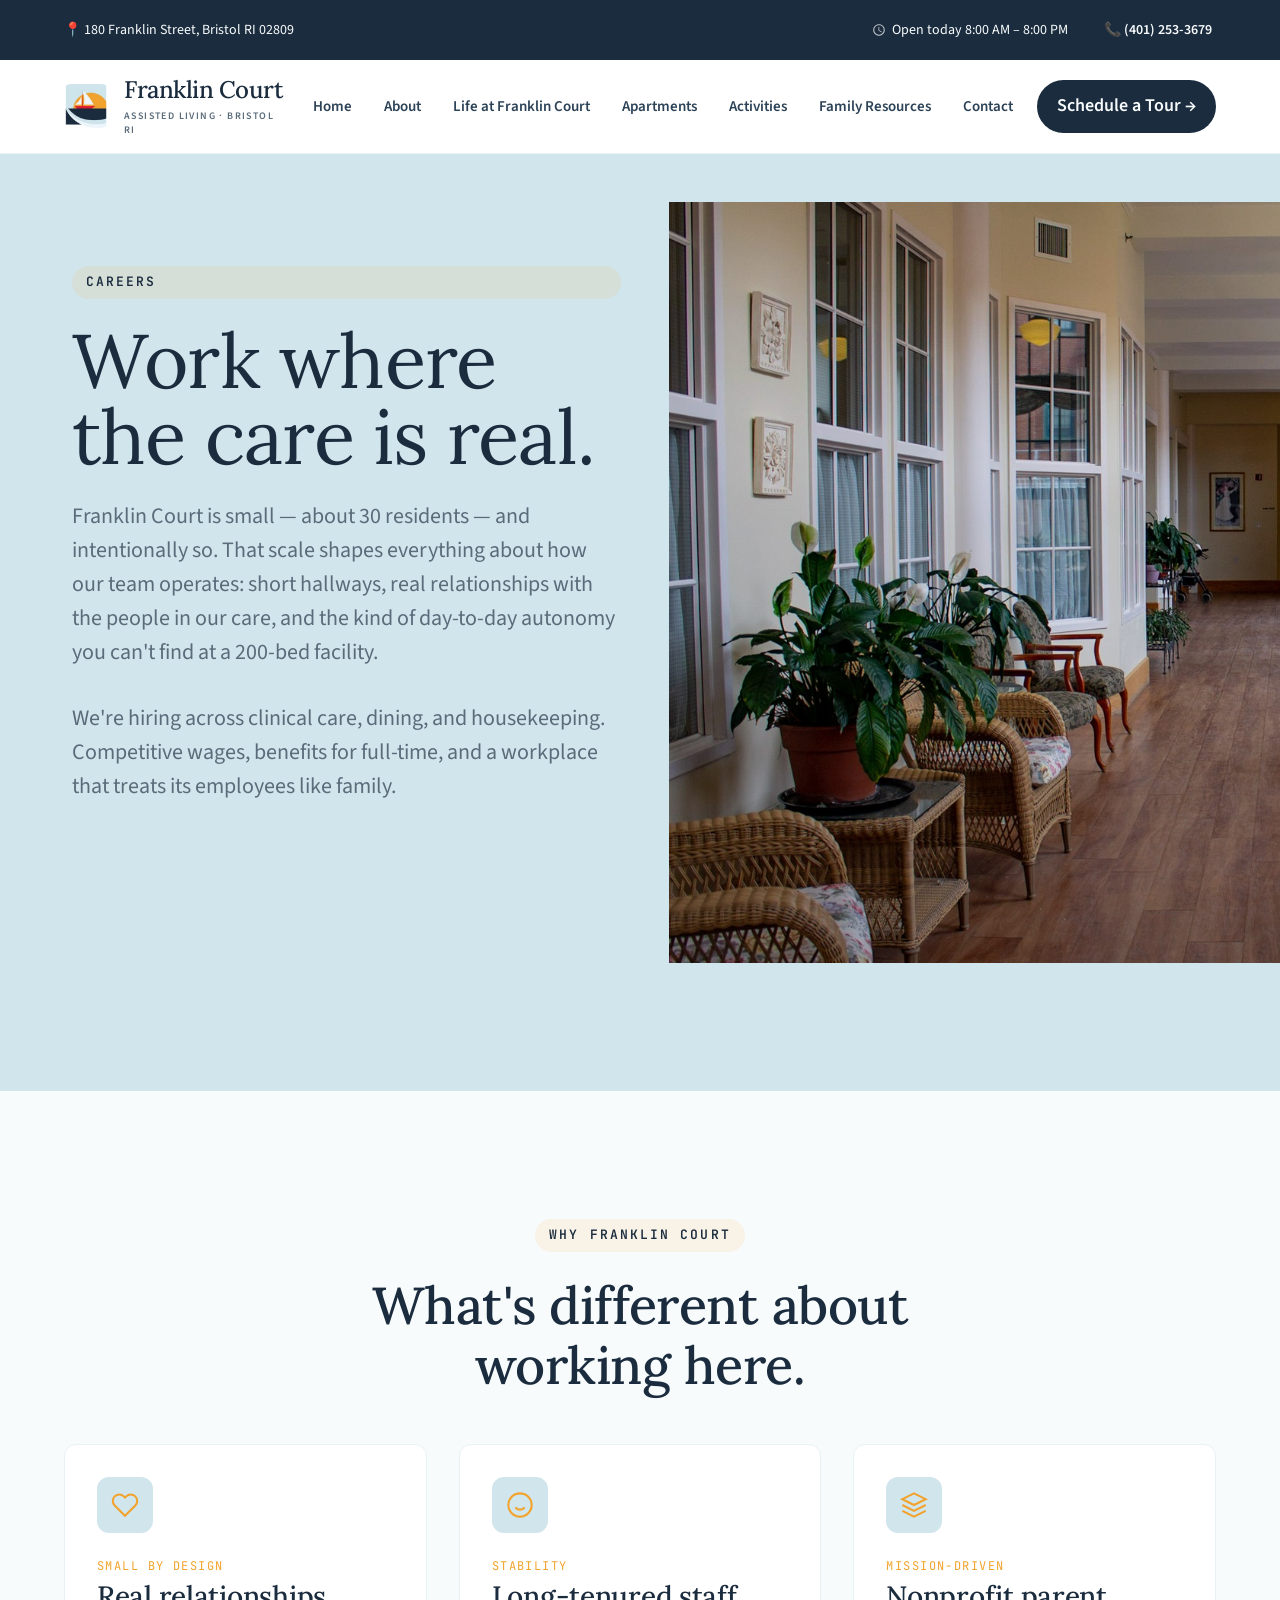
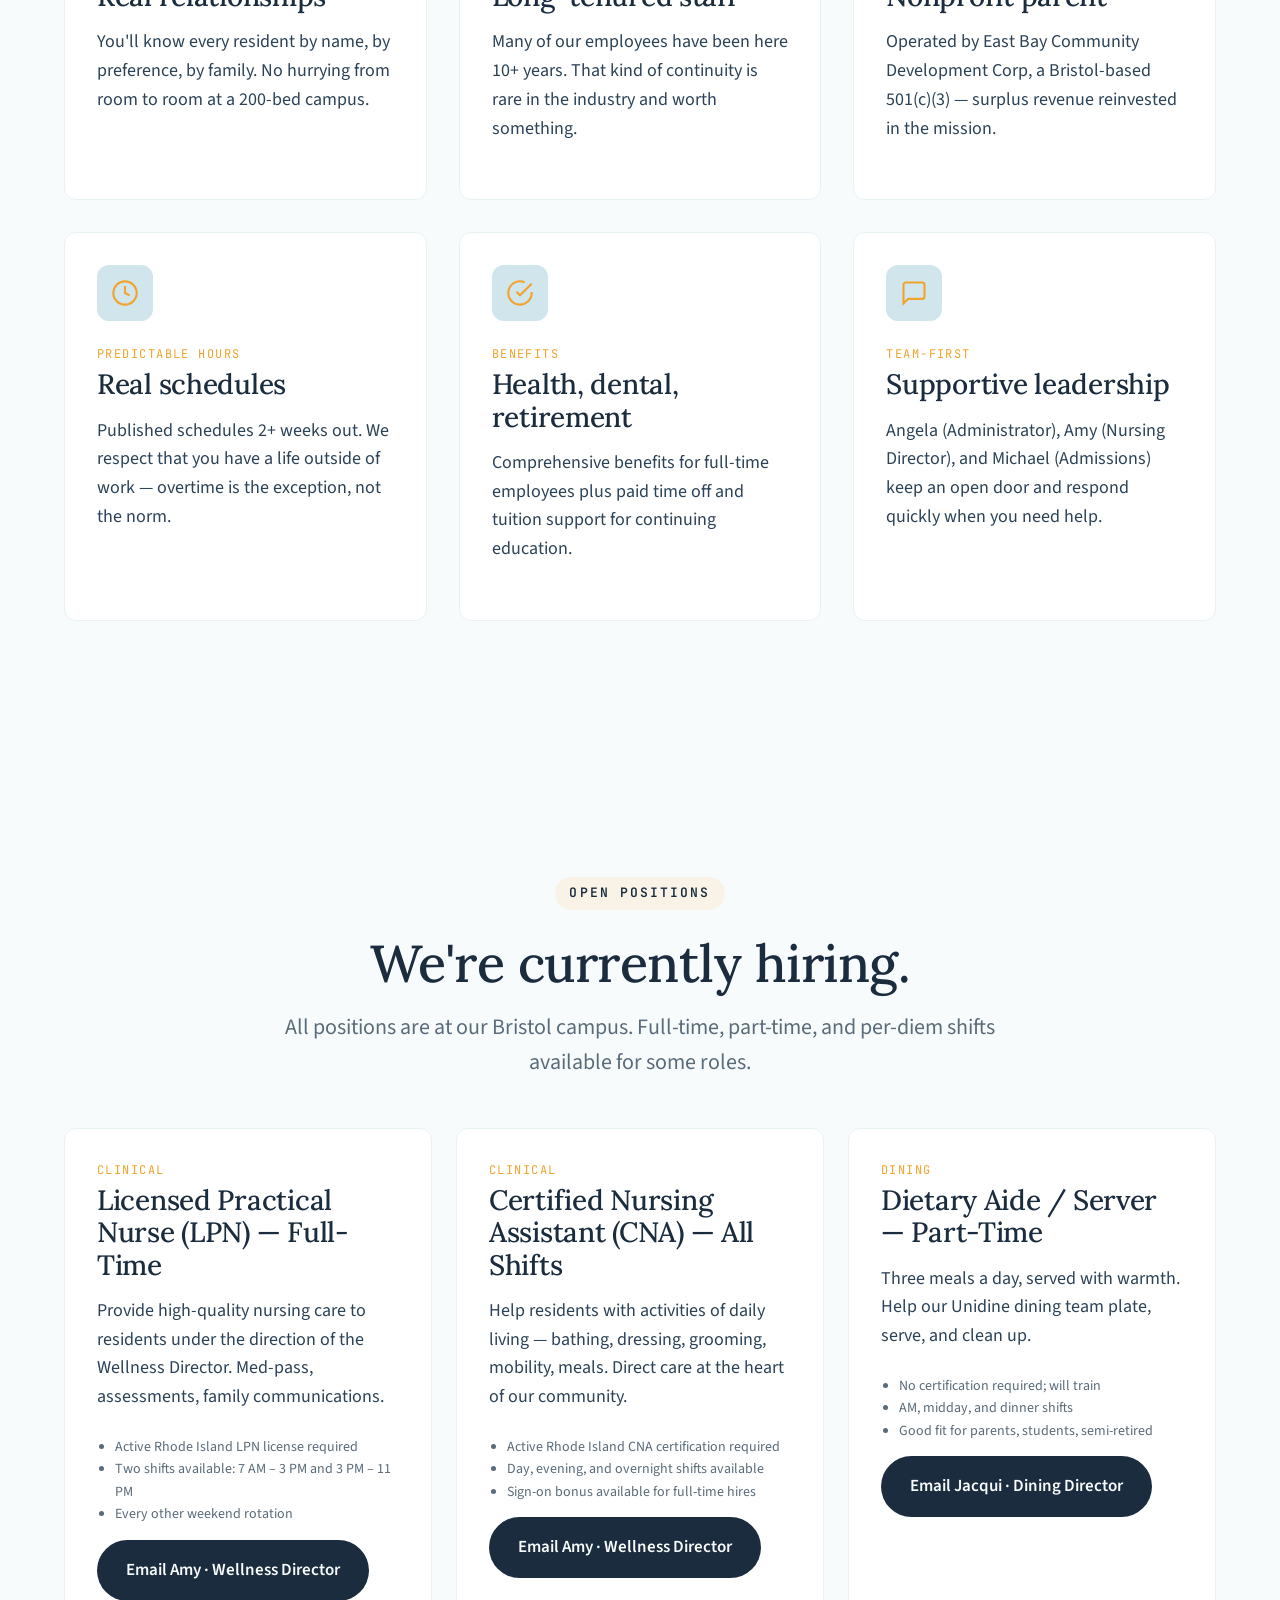
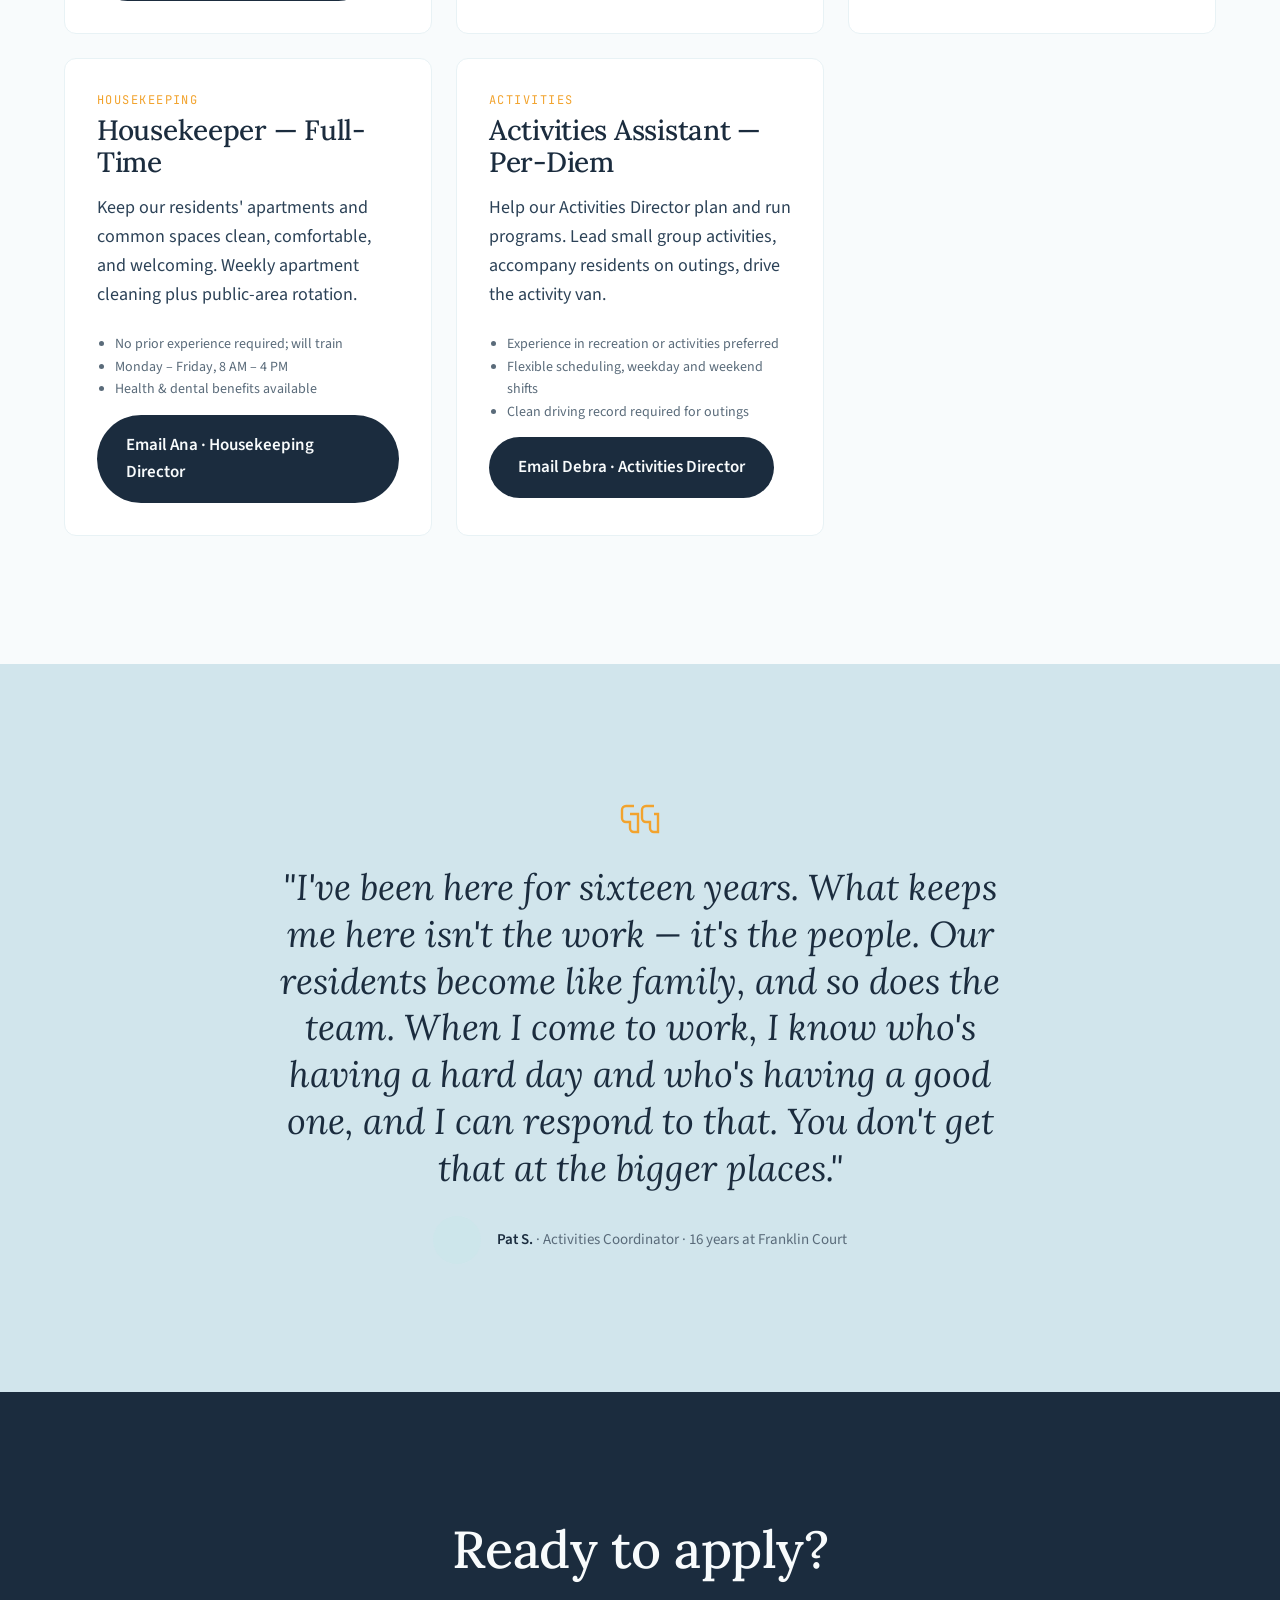
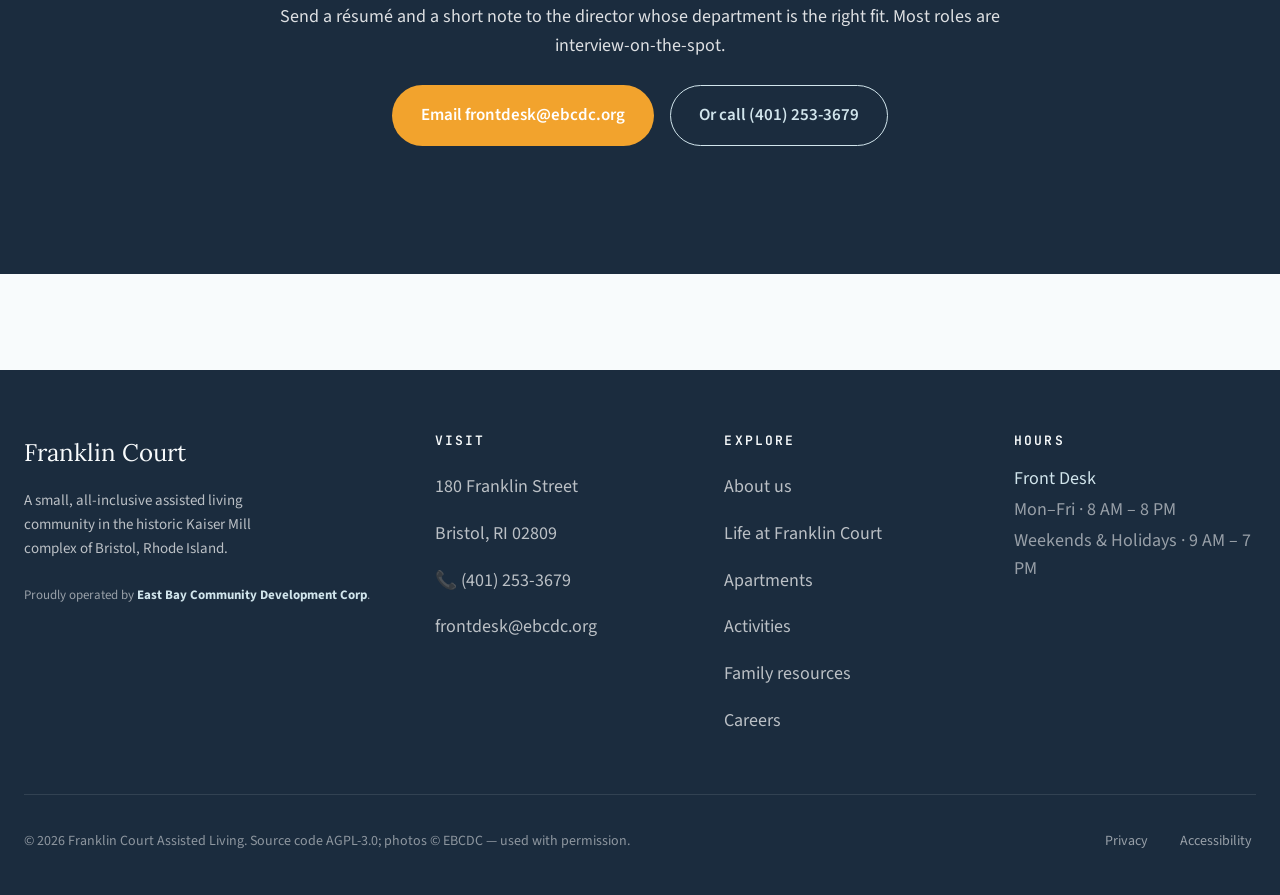
<file: employment.html>
<!DOCTYPE html>
<html lang="en">
<head>
  <meta charset="utf-8">
  <meta name="viewport" content="width=device-width, initial-scale=1, viewport-fit=cover">
  <title>Careers at Franklin Court | Bristol RI</title>
  <meta name="description" content="Join the Franklin Court team. LPNs, CNAs, housekeepers, and dining staff wanted for our small, family-run assisted living community in Bristol, RI.">
  <link rel="preconnect" href="https://fonts.googleapis.com">
  <link rel="preconnect" href="https://fonts.gstatic.com" crossorigin>
  <link href="https://fonts.googleapis.com/css2?family=Lora:ital,wght@0,400;0,500;0,600;0,700;1,400;1,500;1,600&family=JetBrains+Mono:wght@500;600&family=Source+Sans+3:wght@400;500;600;700&display=swap" rel="stylesheet">
  <link rel="stylesheet" href="css/main.css">
  <link rel="icon" type="image/svg+xml" href="assets/brand/favicon.svg">
</head>
<body>
  <a class="skip-link" href="#main">Skip to content</a>
  <header class="site-header" role="banner">
    <div class="topbar"><div class="container topbar-inner">
      <span>📍 180 Franklin Street, Bristol RI 02809</span>
      <div class="topbar-meta">
        <span><svg viewBox="0 0 24 24" fill="currentColor"><path d="M12 2C6.48 2 2 6.48 2 12s4.48 10 10 10 10-4.48 10-10S17.52 2 12 2zm0 18c-4.42 0-8-3.58-8-8s3.58-8 8-8 8 3.58 8 8-3.58 8-8 8zm.5-13H11v6l5.25 3.15.75-1.23-4.5-2.67z"/></svg> Open today 8:00 AM – 8:00 PM</span>
        <a href="tel:14012533679">📞 (401) 253-3679</a>
      </div></div>
    </div>
    <div class="container nav">
      <a href="index.html" class="brand"><img class="brand-mark" src="assets/brand/franklin-court-icon.png" alt="Franklin Court" width="44" height="44"><span class="brand-text">Franklin Court<small>Assisted Living · Bristol RI</small></span></a>
      <nav aria-label="Primary"><ul class="nav-links">
        <li><a class="nav-link" href="index.html">Home</a></li>
        <li><a class="nav-link" href="about.html">About</a></li>
        <li><a class="nav-link" href="life-at.html">Life at Franklin Court</a></li>
        <li><a class="nav-link" href="apartments.html">Apartments</a></li>
        <li><a class="nav-link" href="activities.html">Activities</a></li>
        <li><a class="nav-link" href="family-resources.html">Family Resources</a></li>
        <li><a class="nav-link" href="contact.html">Contact</a></li>
      </ul></nav>
      <a href="tour.html" class="nav-cta">Schedule a Tour →</a>
      <button class="nav-toggle" id="navToggle" aria-label="Open menu"><svg viewBox="0 0 24 24" width="22" height="22" fill="none" stroke="currentColor" stroke-width="2"><path d="M3 6h18M3 12h18M3 18h18"/></svg></button>
    </div>
  </header>
  <div class="mobile-menu" id="mobileMenu"><button class="mobile-menu-close" id="mobileClose">✕</button>
    <ul><li><a href="index.html">Home</a></li><li><a href="about.html">About</a></li><li><a href="life-at.html">Life at Franklin Court</a></li>
      <li><a href="apartments.html">Apartments</a></li><li><a href="activities.html">Activities</a></li><li><a href="family-resources.html">Family Resources</a></li>
      <li><a href="contact.html">Contact</a></li><li><a href="tour.html" style="color:var(--c-accent)">Schedule a Tour →</a></li>
    </ul>
  </div>

  <main id="main">
    <section class="hero">
      <div class="container-wide hero-grid">
        <div class="hero-text">
          <span class="eyebrow">Careers</span>
          <h1>Work where the care is real.</h1>
          <p class="hero-lede">Franklin Court is small — about 30 residents — and intentionally so. That scale shapes everything about how our team operates: short hallways, real relationships with the people in our care, and the kind of day-to-day autonomy you can't find at a 200-bed facility.</p>
          <p class="hero-lede">We're hiring across clinical care, dining, and housekeeping. Competitive wages, benefits for full-time, and a workplace that treats its employees like family.</p>
        </div>
        <div class="hero-image">
          <img src="images/hero-employment.jpg" alt="Residents enjoying a community event.">
        </div>
      </div>
    </section>

    <section class="section-paper">
      <div class="container">
        <div class="section-head" style="text-align:center; margin:0 auto var(--sp-5);">
          <span class="eyebrow">Why Franklin Court</span>
          <h2>What's different about working here.</h2>
        </div>
        <div class="card-grid cols-3">
          <div class="card"><div class="card-body" style="padding:var(--sp-4);">
            <div class="card-icon"><svg viewBox="0 0 24 24" fill="none" stroke="currentColor" stroke-width="1.8"><path d="M20.84 4.61a5.5 5.5 0 00-7.78 0L12 5.67l-1.06-1.06a5.5 5.5 0 00-7.78 7.78l1.06 1.06L12 21.23l7.78-7.78 1.06-1.06a5.5 5.5 0 000-7.78z"/></svg></div>
            <div class="card-meta">Small by design</div>
            <h3 class="card-title">Real relationships</h3>
            <p>You'll know every resident by name, by preference, by family. No hurrying from room to room at a 200-bed campus.</p>
          </div></div>
          <div class="card"><div class="card-body" style="padding:var(--sp-4);">
            <div class="card-icon"><svg viewBox="0 0 24 24" fill="none" stroke="currentColor" stroke-width="1.8"><circle cx="12" cy="12" r="10"/><path d="M8 14s1.5 2 4 2 4-2 4-2 M9 9h.01 M15 9h.01"/></svg></div>
            <div class="card-meta">Stability</div>
            <h3 class="card-title">Long-tenured staff</h3>
            <p>Many of our employees have been here 10+ years. That kind of continuity is rare in the industry and worth something.</p>
          </div></div>
          <div class="card"><div class="card-body" style="padding:var(--sp-4);">
            <div class="card-icon"><svg viewBox="0 0 24 24" fill="none" stroke="currentColor" stroke-width="1.8"><path d="M12 2L2 7l10 5 10-5-10-5z M2 17l10 5 10-5 M2 12l10 5 10-5"/></svg></div>
            <div class="card-meta">Mission-driven</div>
            <h3 class="card-title">Nonprofit parent</h3>
            <p>Operated by East Bay Community Development Corp, a Bristol-based 501(c)(3) — surplus revenue reinvested in the mission.</p>
          </div></div>
          <div class="card"><div class="card-body" style="padding:var(--sp-4);">
            <div class="card-icon"><svg viewBox="0 0 24 24" fill="none" stroke="currentColor" stroke-width="1.8"><circle cx="12" cy="12" r="10"/><path d="M12 6v6l4 2"/></svg></div>
            <div class="card-meta">Predictable hours</div>
            <h3 class="card-title">Real schedules</h3>
            <p>Published schedules 2+ weeks out. We respect that you have a life outside of work — overtime is the exception, not the norm.</p>
          </div></div>
          <div class="card"><div class="card-body" style="padding:var(--sp-4);">
            <div class="card-icon"><svg viewBox="0 0 24 24" fill="none" stroke="currentColor" stroke-width="1.8"><path d="M22 11.08V12a10 10 0 11-5.93-9.14 M22 4L12 14.01l-3-3"/></svg></div>
            <div class="card-meta">Benefits</div>
            <h3 class="card-title">Health, dental, retirement</h3>
            <p>Comprehensive benefits for full-time employees plus paid time off and tuition support for continuing education.</p>
          </div></div>
          <div class="card"><div class="card-body" style="padding:var(--sp-4);">
            <div class="card-icon"><svg viewBox="0 0 24 24" fill="none" stroke="currentColor" stroke-width="1.8"><path d="M21 15a2 2 0 01-2 2H7l-4 4V5a2 2 0 012-2h14a2 2 0 012 2z"/></svg></div>
            <div class="card-meta">Team-first</div>
            <h3 class="card-title">Supportive leadership</h3>
            <p>Angela (Administrator), Amy (Nursing Director), and Michael (Admissions) keep an open door and respond quickly when you need help.</p>
          </div></div>
        </div>
      </div>
    </section>

    <section>
      <div class="container">
        <div class="section-head" style="text-align:center; margin:0 auto var(--sp-5);">
          <span class="eyebrow">Open positions</span>
          <h2>We're currently hiring.</h2>
          <p>All positions are at our Bristol campus. Full-time, part-time, and per-diem shifts available for some roles.</p>
        </div>

        <div style="display:grid; grid-template-columns:repeat(auto-fit, minmax(340px, 1fr)); gap:var(--sp-3);">

          <article class="card"><div class="card-body" style="padding:var(--sp-4);">
            <div class="card-meta">Clinical</div>
            <h3 class="card-title">Licensed Practical Nurse (LPN) — Full-Time</h3>
            <p>Provide high-quality nursing care to residents under the direction of the Wellness Director. Med-pass, assessments, family communications.</p>
            <ul style="font-size:0.875rem; color:var(--c-slate); padding-left:1.25em;">
              <li>Active Rhode Island LPN license required</li>
              <li>Two shifts available: 7 AM – 3 PM and 3 PM – 11 PM</li>
              <li>Every other weekend rotation</li>
            </ul>
            <a href="mailto:ALeitao@ebcdc.org" class="btn btn-secondary">Email Amy · Wellness Director</a>
          </div></article>

          <article class="card"><div class="card-body" style="padding:var(--sp-4);">
            <div class="card-meta">Clinical</div>
            <h3 class="card-title">Certified Nursing Assistant (CNA) — All Shifts</h3>
            <p>Help residents with activities of daily living — bathing, dressing, grooming, mobility, meals. Direct care at the heart of our community.</p>
            <ul style="font-size:0.875rem; color:var(--c-slate); padding-left:1.25em;">
              <li>Active Rhode Island CNA certification required</li>
              <li>Day, evening, and overnight shifts available</li>
              <li>Sign-on bonus available for full-time hires</li>
            </ul>
            <a href="mailto:ALeitao@ebcdc.org" class="btn btn-secondary">Email Amy · Wellness Director</a>
          </div></article>

          <article class="card"><div class="card-body" style="padding:var(--sp-4);">
            <div class="card-meta">Dining</div>
            <h3 class="card-title">Dietary Aide / Server — Part-Time</h3>
            <p>Three meals a day, served with warmth. Help our Unidine dining team plate, serve, and clean up.</p>
            <ul style="font-size:0.875rem; color:var(--c-slate); padding-left:1.25em;">
              <li>No certification required; will train</li>
              <li>AM, midday, and dinner shifts</li>
              <li>Good fit for parents, students, semi-retired</li>
            </ul>
            <a href="mailto:JCummings@unidine.com" class="btn btn-secondary">Email Jacqui · Dining Director</a>
          </div></article>

          <article class="card"><div class="card-body" style="padding:var(--sp-4);">
            <div class="card-meta">Housekeeping</div>
            <h3 class="card-title">Housekeeper — Full-Time</h3>
            <p>Keep our residents' apartments and common spaces clean, comfortable, and welcoming. Weekly apartment cleaning plus public-area rotation.</p>
            <ul style="font-size:0.875rem; color:var(--c-slate); padding-left:1.25em;">
              <li>No prior experience required; will train</li>
              <li>Monday – Friday, 8 AM – 4 PM</li>
              <li>Health &amp; dental benefits available</li>
            </ul>
            <a href="mailto:acabral@ebcdc.org" class="btn btn-secondary">Email Ana · Housekeeping Director</a>
          </div></article>

          <article class="card"><div class="card-body" style="padding:var(--sp-4);">
            <div class="card-meta">Activities</div>
            <h3 class="card-title">Activities Assistant — Per-Diem</h3>
            <p>Help our Activities Director plan and run programs. Lead small group activities, accompany residents on outings, drive the activity van.</p>
            <ul style="font-size:0.875rem; color:var(--c-slate); padding-left:1.25em;">
              <li>Experience in recreation or activities preferred</li>
              <li>Flexible scheduling, weekday and weekend shifts</li>
              <li>Clean driving record required for outings</li>
            </ul>
            <a href="mailto:DWhitmore@ebcdc.org" class="btn btn-secondary">Email Debra · Activities Director</a>
          </div></article>

        </div>
      </div>
    </section>

    <!-- TESTIMONIAL -->
    <section class="section-cream">
      <div class="container-narrow" style="text-align:center;">
        <svg width="48" height="48" viewBox="0 0 24 24" fill="none" stroke="var(--c-accent)" stroke-width="1.2" style="margin:0 auto var(--sp-3);">
          <path d="M9 7H5a2 2 0 00-2 2v4a2 2 0 002 2h2v3a2 2 0 002 2h2V11H7M19 7h-4a2 2 0 00-2 2v4a2 2 0 002 2h2v3a2 2 0 002 2h2V11h-2"/>
        </svg>
        <blockquote class="quote">"I've been here for sixteen years. What keeps me here isn't the work — it's the people. Our residents become like family, and so does the team. When I come to work, I know who's having a hard day and who's having a good one, and I can respond to that. You don't get that at the bigger places."</blockquote>
        <div class="quote-source" style="justify-content:center;">
          <div class="quote-avatar"></div>
          <div><strong>Pat S.</strong> · Activities Coordinator · 16 years at Franklin Court</div>
        </div>
      </div>
    </section>

    <section class="section-dark">
      <div class="container-narrow" style="text-align:center;">
        <h2>Ready to apply?</h2>
        <p>Send a résumé and a short note to the director whose department is the right fit. Most roles are interview-on-the-spot.</p>
        <div class="btn-row" style="justify-content:center;">
          <a href="mailto:frontdesk@ebcdc.org" class="btn btn-primary">Email frontdesk@ebcdc.org</a>
          <a href="tel:14012533679" class="btn btn-ghost" style="border-color:var(--c-cream); color:var(--c-cream);">Or call (401) 253-3679</a>
        </div>
      </div>
    </section>
  </main>

  <footer class="site-footer" role="contentinfo">
    <div class="container-wide">
      <div class="footer-grid">
        <div><div class="footer-brand">Franklin Court</div>
          <p style="color:rgba(255,255,255,0.7); font-size:0.9375rem; max-width:280px;">A small, all-inclusive assisted living community in the historic Kaiser Mill complex of Bristol, Rhode Island.</p>
          <p style="color:rgba(255,255,255,0.55); font-size:0.8125rem; margin-top:var(--sp-3);">Proudly operated by <strong style="color:var(--c-cream);">East Bay Community Development Corp</strong>.</p>
        </div>
        <div class="footer-col"><h4>Visit</h4><ul>
          <li><a href="contact.html">180 Franklin Street</a></li><li><a href="contact.html">Bristol, RI 02809</a></li>
          <li><a href="tel:14012533679">📞 (401) 253-3679</a></li><li><a href="mailto:frontdesk@ebcdc.org">frontdesk@ebcdc.org</a></li>
        </ul></div>
        <div class="footer-col"><h4>Explore</h4><ul>
          <li><a href="about.html">About us</a></li><li><a href="life-at.html">Life at Franklin Court</a></li>
          <li><a href="apartments.html">Apartments</a></li><li><a href="activities.html">Activities</a></li>
          <li><a href="family-resources.html">Family resources</a></li><li><a href="employment.html">Careers</a></li>
        </ul></div>
        <div class="footer-col"><h4>Hours</h4><ul>
          <li>Front Desk</li><li style="color:rgba(255,255,255,0.55);">Mon–Fri · 8 AM – 8 PM</li>
          <li style="color:rgba(255,255,255,0.55);">Weekends &amp; Holidays · 9 AM – 7 PM</li>
        </ul></div>
      </div>
      <div class="footer-bottom">
        <span>© 2026 Franklin Court Assisted Living. Source code AGPL-3.0; photos © EBCDC — used with permission.</span>
        <span><a href="privacy.html" style="color:rgba(255,255,255,0.55); text-decoration:none; margin-right:var(--sp-3);">Privacy</a><a href="terms.html" style="color:rgba(255,255,255,0.55); text-decoration:none;">Accessibility</a></span>
      </div>
    </div>
  </footer>

  <script src="js/site.js"></script>
</body>
</html>
</file>
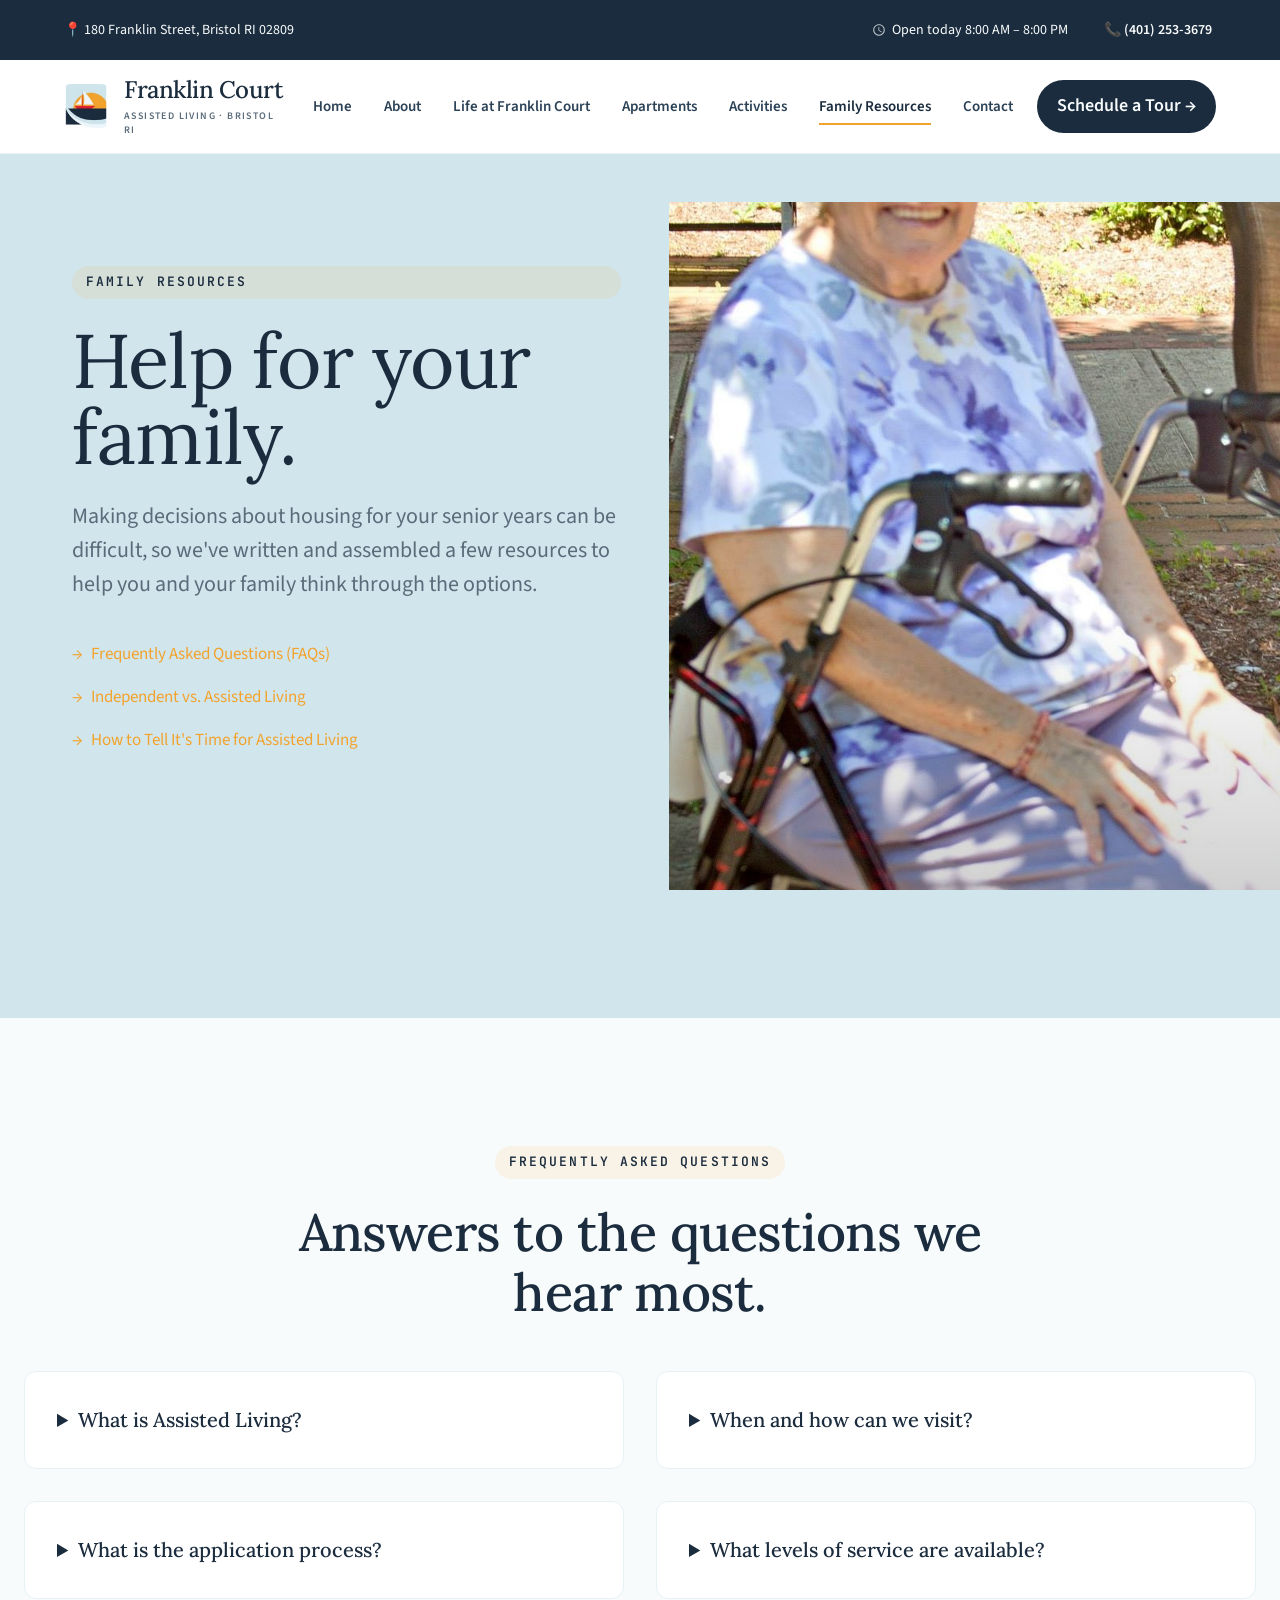
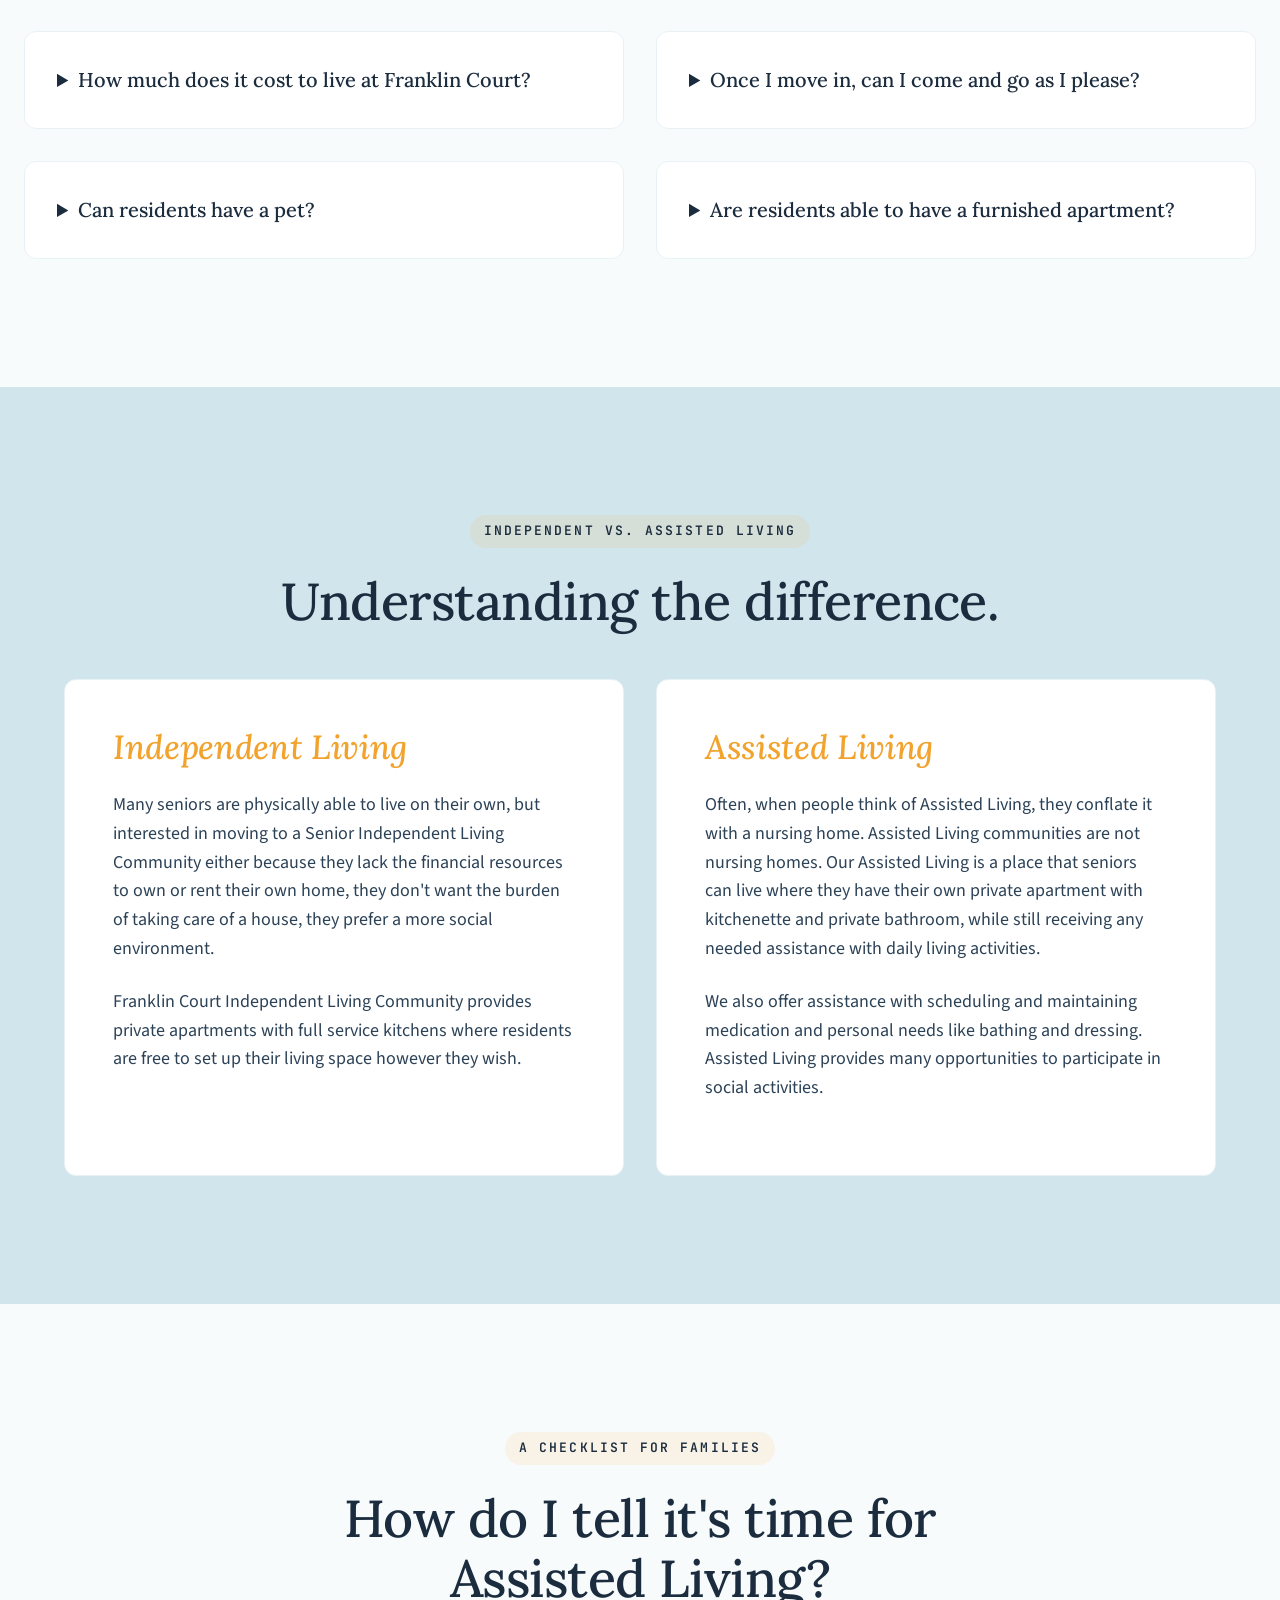
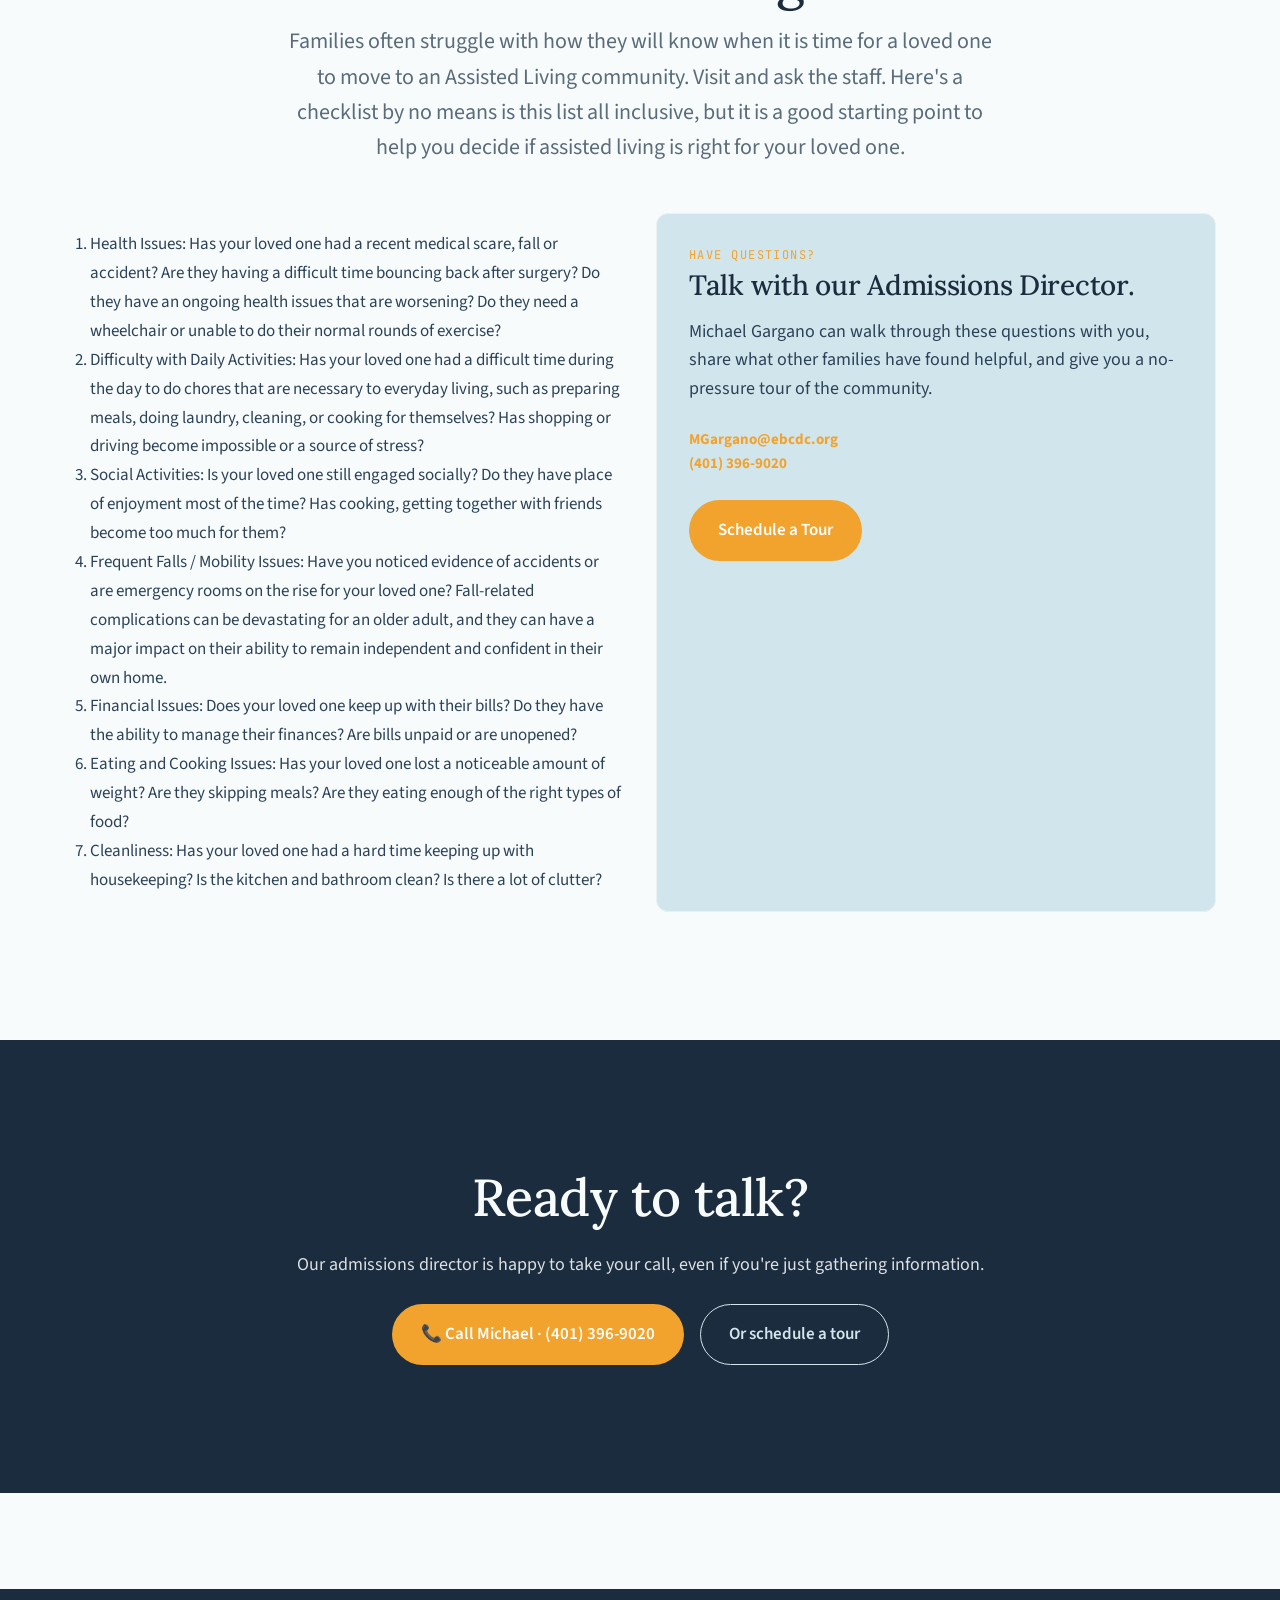
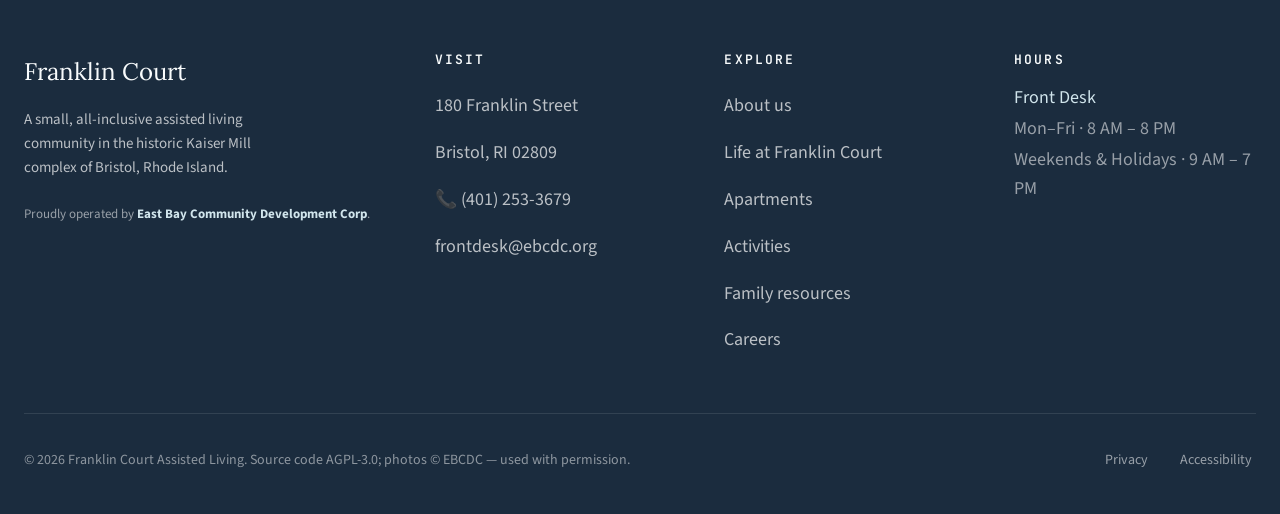
<file: family-resources.html>
<!DOCTYPE html>
<html lang="en">
<head>
  <meta charset="utf-8">
  <meta name="viewport" content="width=device-width, initial-scale=1, viewport-fit=cover">
  <title>Family Resources | Franklin Court · Bristol RI</title>
  <meta name="description" content="Family resources for Franklin Court Assisted Living — FAQs, independent vs. assisted living comparison, and a decision guide for families.">
  <link rel="preconnect" href="https://fonts.googleapis.com">
  <link rel="preconnect" href="https://fonts.gstatic.com" crossorigin>
  <link href="https://fonts.googleapis.com/css2?family=Lora:ital,wght@0,400;0,500;0,600;0,700;1,400;1,500;1,600&family=JetBrains+Mono:wght@500;600&family=Source+Sans+3:wght@400;500;600;700&display=swap" rel="stylesheet">
  <link rel="stylesheet" href="css/main.css">
  <link rel="icon" type="image/svg+xml" href="assets/brand/favicon.svg">
</head>
<body>
  <a class="skip-link" href="#main">Skip to content</a>
  <header class="site-header" role="banner">
    <div class="topbar"><div class="container topbar-inner">
      <span>📍 180 Franklin Street, Bristol RI 02809</span>
      <div class="topbar-meta">
        <span><svg viewBox="0 0 24 24" fill="currentColor"><path d="M12 2C6.48 2 2 6.48 2 12s4.48 10 10 10 10-4.48 10-10S17.52 2 12 2zm0 18c-4.42 0-8-3.58-8-8s3.58-8 8-8 8 3.58 8 8-3.58 8-8 8zm.5-13H11v6l5.25 3.15.75-1.23-4.5-2.67z"/></svg> Open today 8:00 AM – 8:00 PM</span>
        <a href="tel:14012533679">📞 (401) 253-3679</a>
      </div></div>
    </div>
    <div class="container nav">
      <a href="index.html" class="brand"><img class="brand-mark" src="assets/brand/franklin-court-icon.png" alt="Franklin Court" width="44" height="44"><span class="brand-text">Franklin Court<small>Assisted Living · Bristol RI</small></span></a>
      <nav aria-label="Primary"><ul class="nav-links">
        <li><a class="nav-link" href="index.html">Home</a></li>
        <li><a class="nav-link" href="about.html">About</a></li>
        <li><a class="nav-link" href="life-at.html">Life at Franklin Court</a></li>
        <li><a class="nav-link" href="apartments.html">Apartments</a></li>
        <li><a class="nav-link" href="activities.html">Activities</a></li>
        <li><a class="nav-link is-active" href="family-resources.html">Family Resources</a></li>
        <li><a class="nav-link" href="contact.html">Contact</a></li>
      </ul></nav>
      <a href="tour.html" class="nav-cta">Schedule a Tour →</a>
      <button class="nav-toggle" id="navToggle" aria-label="Open menu"><svg viewBox="0 0 24 24" width="22" height="22" fill="none" stroke="currentColor" stroke-width="2"><path d="M3 6h18M3 12h18M3 18h18"/></svg></button>
    </div>
  </header>
  <div class="mobile-menu" id="mobileMenu"><button class="mobile-menu-close" id="mobileClose">✕</button>
    <ul><li><a href="index.html">Home</a></li><li><a href="about.html">About</a></li><li><a href="life-at.html">Life at Franklin Court</a></li>
      <li><a href="apartments.html">Apartments</a></li><li><a href="activities.html">Activities</a></li><li><a href="family-resources.html">Family Resources</a></li>
      <li><a href="contact.html">Contact</a></li><li><a href="tour.html" style="color:var(--c-accent)">Schedule a Tour →</a></li>
    </ul>
  </div>

  <main id="main">
    <section class="hero">
      <div class="container-wide hero-grid">
        <div class="hero-text">
          <span class="eyebrow">Family Resources</span>
          <h1>Help for your family.</h1>
          <p class="hero-lede">Making decisions about housing for your senior years can be difficult, so we've written and assembled a few resources to help you and your family think through the options.</p>
          <ul style="list-style:none; padding:0; margin:0; font-size:1.0625rem;">
            <li style="padding:8px 0; display:flex; align-items:center; gap:8px;"><span style="color:var(--c-accent);">→</span> <a href="files/Franklin-Court-FAQs.pdf">Frequently Asked Questions (FAQs)</a></li>
            <li style="padding:8px 0; display:flex; align-items:center; gap:8px;"><span style="color:var(--c-accent);">→</span> <a href="files/Independent-vs-Assisted-Living.pdf">Independent vs. Assisted Living</a></li>
            <li style="padding:8px 0; display:flex; align-items:center; gap:8px;"><span style="color:var(--c-accent);">→</span> <a href="files/How-to-Tell-Its-Time.pdf">How to Tell It's Time for Assisted Living</a></li>
          </ul>
        </div>
        <div class="hero-image">
          <img src="images/hero-family.jpg" alt="The entrance to Franklin Court Assisted Living in Bristol RI.">
        </div>
      </div>
    </section>

    <section class="section-paper">
      <div class="container-wide">
        <div class="section-head" style="text-align:center; margin:0 auto var(--sp-5);">
          <span class="eyebrow">Frequently Asked Questions</span>
          <h2>Answers to the questions we hear most.</h2>
        </div>

        <div class="card-grid cols-2">
          <details class="card" style="padding:var(--sp-4);"><summary style="cursor:pointer; font-family:var(--f-display); font-size:1.25rem; font-weight:500; color:var(--c-ink);">What is Assisted Living?</summary><div style="margin-top:var(--sp-3); color:var(--c-slate); font-size:1.0625rem;">Assisted Living is for seniors who need help with the activities of daily life yet wish to remain as independent as possible. Assisted Living residents benefit from the advantages of a chosen social environment with opportunities for meaningful daytime activities, including company, assistance, bathing, dressing, grooming, and more. Services can be increased or decreased over time as needs change.</div></details>
          <details class="card" style="padding:var(--sp-4);"><summary style="cursor:pointer; font-family:var(--f-display); font-size:1.25rem; font-weight:500; color:var(--c-ink);">When and how can we visit?</summary><div style="margin-top:var(--sp-3); color:var(--c-slate); font-size:1.0625rem;">Just call our office and set up an appointment with our staff. We can meet with you during room, common areas, and examples of the different types of apartments we have available.</div></details>
          <details class="card" style="padding:var(--sp-4);"><summary style="cursor:pointer; font-family:var(--f-display); font-size:1.25rem; font-weight:500; color:var(--c-ink);">What is the application process?</summary><div style="margin-top:var(--sp-3); color:var(--c-slate); font-size:1.0625rem;">First step is to fill out an application. Our waiting list is short. Once an apartment becomes available we will call. If you'd like a tour, give us a call. We do not require a financial pre-screening, our staff will complete the assessment.</div></details>
          <details class="card" style="padding:var(--sp-4);"><summary style="cursor:pointer; font-family:var(--f-display); font-size:1.25rem; font-weight:500; color:var(--c-ink);">What levels of service are available?</summary><div style="margin-top:var(--sp-3); color:var(--c-slate); font-size:1.0625rem;">Assisted Living includes help with activities of daily living. We offer services in one convenient monthly fee:
            <ul>
              <li>Full-service dining three times a day</li>
              <li>Medication management</li>
              <li>Assistance with bathing, dressing and grooming</li>
              <li>Weekly housekeeping &amp; personal laundry</li>
              <li>Daily activities &amp; outings</li>
              <li>24-hour personal emergency call response</li>
            </ul>
          </div></details>
          <details class="card" style="padding:var(--sp-4);"><summary style="cursor:pointer; font-family:var(--f-display); font-size:1.25rem; font-weight:500; color:var(--c-ink);">How much does it cost to live at Franklin Court?</summary><div style="margin-top:var(--sp-3); color:var(--c-slate); font-size:1.0625rem;">Franklin Court is approximately $5,000 per month. While rates vary based on apartment, all-inclusive means many additional services are included. We offer private-pay rates and accept long-term care insurance. Please contact Michael Gargano for an up-to-date quote. We can also assist with Veterans Aid & Attendance benefits.</div></details>
          <details class="card" style="padding:var(--sp-4);"><summary style="cursor:pointer; font-family:var(--f-display); font-size:1.25rem; font-weight:500; color:var(--c-ink);">Once I move in, can I come and go as I please?</summary><div style="margin-top:var(--sp-3); color:var(--c-slate); font-size:1.0625rem;">Absolutely. This is your home, and you can come and go as you please. Our central door is unlocked during the daytime. We work to maintain resident independence and right balance for personal freedom. Family and visitors are welcome at any time.</div></details>
          <details class="card" style="padding:var(--sp-4);"><summary style="cursor:pointer; font-family:var(--f-display); font-size:1.25rem; font-weight:500; color:var(--c-ink);">Can residents have a pet?</summary><div style="margin-top:var(--sp-3); color:var(--c-slate); font-size:1.0625rem;">Residents are allowed to bring a pet. We do ask that any resident-pet interaction be coordinated with our care team. Please reach out before scheduling.</div></details>
          <details class="card" style="padding:var(--sp-4);"><summary style="cursor:pointer; font-family:var(--f-display); font-size:1.25rem; font-weight:500; color:var(--c-ink);">Are residents able to have a furnished apartment?</summary><div style="margin-top:var(--sp-3); color:var(--c-slate); font-size:1.0625rem;">Yes! You can bring your own furniture and treasured belongings. Decorate to suit your personality.</div></details>
        </div>
      </div>
    </section>

    <section class="section-cream">
      <div class="container">
        <div class="section-head" style="text-align:center; margin:0 auto var(--sp-5);">
          <span class="eyebrow">Independent vs. Assisted Living</span>
          <h2>Understanding the difference.</h2>
        </div>

        <div class="card-grid cols-2">
          <div class="card"><div class="card-body" style="padding:var(--sp-5);">
            <h3 style="font-family:var(--f-display); font-style:italic; color:var(--c-accent);">Independent Living</h3>
            <p>Many seniors are physically able to live on their own, but interested in moving to a Senior Independent Living Community either because they lack the financial resources to own or rent their own home, they don't want the burden of taking care of a house, they prefer a more social environment.</p>
            <p>Franklin Court Independent Living Community provides private apartments with full service kitchens where residents are free to set up their living space however they wish.</p>
          </div></div>
          <div class="card"><div class="card-body" style="padding:var(--sp-5);">
            <h3 style="font-family:var(--f-display); font-style:italic; color:var(--c-accent);">Assisted Living</h3>
            <p>Often, when people think of Assisted Living, they conflate it with a nursing home. Assisted Living communities are not nursing homes. Our Assisted Living is a place that seniors can live where they have their own private apartment with kitchenette and private bathroom, while still receiving any needed assistance with daily living activities.</p>
            <p>We also offer assistance with scheduling and maintaining medication and personal needs like bathing and dressing. Assisted Living provides many opportunities to participate in social activities.</p>
          </div></div>
        </div>
      </div>
    </section>

    <section>
      <div class="container">
        <div class="section-head" style="text-align:center; margin:0 auto var(--sp-5);">
          <span class="eyebrow">A checklist for families</span>
          <h2>How do I tell it's time for Assisted Living?</h2>
          <p>Families often struggle with how they will know when it is time for a loved one to move to an Assisted Living community. Visit and ask the staff. Here's a checklist by no means is this list all inclusive, but it is a good starting point to help you decide if assisted living is right for your loved one.</p>
        </div>

        <div class="card-grid cols-2">
          <ol style="font-family:var(--f-body); font-size:1.0625rem; line-height:1.7; padding-left:1.5em; color:var(--c-ink-soft);">
            <li>Health Issues: Has your loved one had a recent medical scare, fall or accident? Are they having a difficult time bouncing back after surgery? Do they have an ongoing health issues that are worsening? Do they need a wheelchair or unable to do their normal rounds of exercise?</li>
            <li>Difficulty with Daily Activities: Has your loved one had a difficult time during the day to do chores that are necessary to everyday living, such as preparing meals, doing laundry, cleaning, or cooking for themselves? Has shopping or driving become impossible or a source of stress?</li>
            <li>Social Activities: Is your loved one still engaged socially? Do they have place of enjoyment most of the time? Has cooking, getting together with friends become too much for them?</li>
            <li>Frequent Falls / Mobility Issues: Have you noticed evidence of accidents or are emergency rooms on the rise for your loved one? Fall-related complications can be devastating for an older adult, and they can have a major impact on their ability to remain independent and confident in their own home.</li>
            <li>Financial Issues: Does your loved one keep up with their bills? Do they have the ability to manage their finances? Are bills unpaid or are unopened?</li>
            <li>Eating and Cooking Issues: Has your loved one lost a noticeable amount of weight? Are they skipping meals? Are they eating enough of the right types of food?</li>
            <li>Cleanliness: Has your loved one had a hard time keeping up with housekeeping? Is the kitchen and bathroom clean? Is there a lot of clutter?</li>
          </ol>
          <div class="card" style="background:var(--c-cream);">
            <div class="card-body" style="padding:var(--sp-4);">
              <div class="card-meta">Have questions?</div>
              <h3 class="card-title">Talk with our Admissions Director.</h3>
              <p>Michael Gargano can walk through these questions with you, share what other families have found helpful, and give you a no-pressure tour of the community.</p>
              <p style="font-size:0.9375rem; color:var(--c-slate);"><a href="mailto:MGargano@ebcdc.org"><strong>MGargano@ebcdc.org</strong></a><br><a href="tel:14013969020"><strong>(401) 396-9020</strong></a></p>
              <a href="tour.html" class="btn btn-primary">Schedule a Tour</a>
            </div>
          </div>
        </div>
      </div>
    </section>

    <section class="section-dark">
      <div class="container-narrow" style="text-align:center;">
        <h2>Ready to talk?</h2>
        <p>Our admissions director is happy to take your call, even if you're just gathering information.</p>
        <div class="btn-row" style="justify-content:center;">
          <a href="tel:14013969020" class="btn btn-primary">📞 Call Michael · (401) 396-9020</a>
          <a href="tour.html" class="btn btn-ghost" style="border-color:var(--c-cream); color:var(--c-cream);">Or schedule a tour</a>
        </div>
      </div>
    </section>
  </main>

  <footer class="site-footer" role="contentinfo">
    <div class="container-wide">
      <div class="footer-grid">
        <div><div class="footer-brand">Franklin Court</div>
          <p style="color:rgba(255,255,255,0.7); font-size:0.9375rem; max-width:280px;">A small, all-inclusive assisted living community in the historic Kaiser Mill complex of Bristol, Rhode Island.</p>
          <p style="color:rgba(255,255,255,0.55); font-size:0.8125rem; margin-top:var(--sp-3);">Proudly operated by <strong style="color:var(--c-cream);">East Bay Community Development Corp</strong>.</p>
        </div>
        <div class="footer-col"><h4>Visit</h4><ul>
          <li><a href="contact.html">180 Franklin Street</a></li><li><a href="contact.html">Bristol, RI 02809</a></li>
          <li><a href="tel:14012533679">📞 (401) 253-3679</a></li><li><a href="mailto:frontdesk@ebcdc.org">frontdesk@ebcdc.org</a></li>
        </ul></div>
        <div class="footer-col"><h4>Explore</h4><ul>
          <li><a href="about.html">About us</a></li><li><a href="life-at.html">Life at Franklin Court</a></li>
          <li><a href="apartments.html">Apartments</a></li><li><a href="activities.html">Activities</a></li>
          <li><a href="family-resources.html">Family resources</a></li><li><a href="employment.html">Careers</a></li>
        </ul></div>
        <div class="footer-col"><h4>Hours</h4><ul>
          <li>Front Desk</li><li style="color:rgba(255,255,255,0.55);">Mon–Fri · 8 AM – 8 PM</li>
          <li style="color:rgba(255,255,255,0.55);">Weekends &amp; Holidays · 9 AM – 7 PM</li>
        </ul></div>
      </div>
      <div class="footer-bottom">
        <span>© 2026 Franklin Court Assisted Living. Source code AGPL-3.0; photos © EBCDC — used with permission.</span>
        <span><a href="privacy.html" style="color:rgba(255,255,255,0.55); text-decoration:none; margin-right:var(--sp-3);">Privacy</a><a href="terms.html" style="color:rgba(255,255,255,0.55); text-decoration:none;">Accessibility</a></span>
      </div>
    </div>
  </footer>

  <script src="js/site.js"></script>
</body>
</html>
</file>
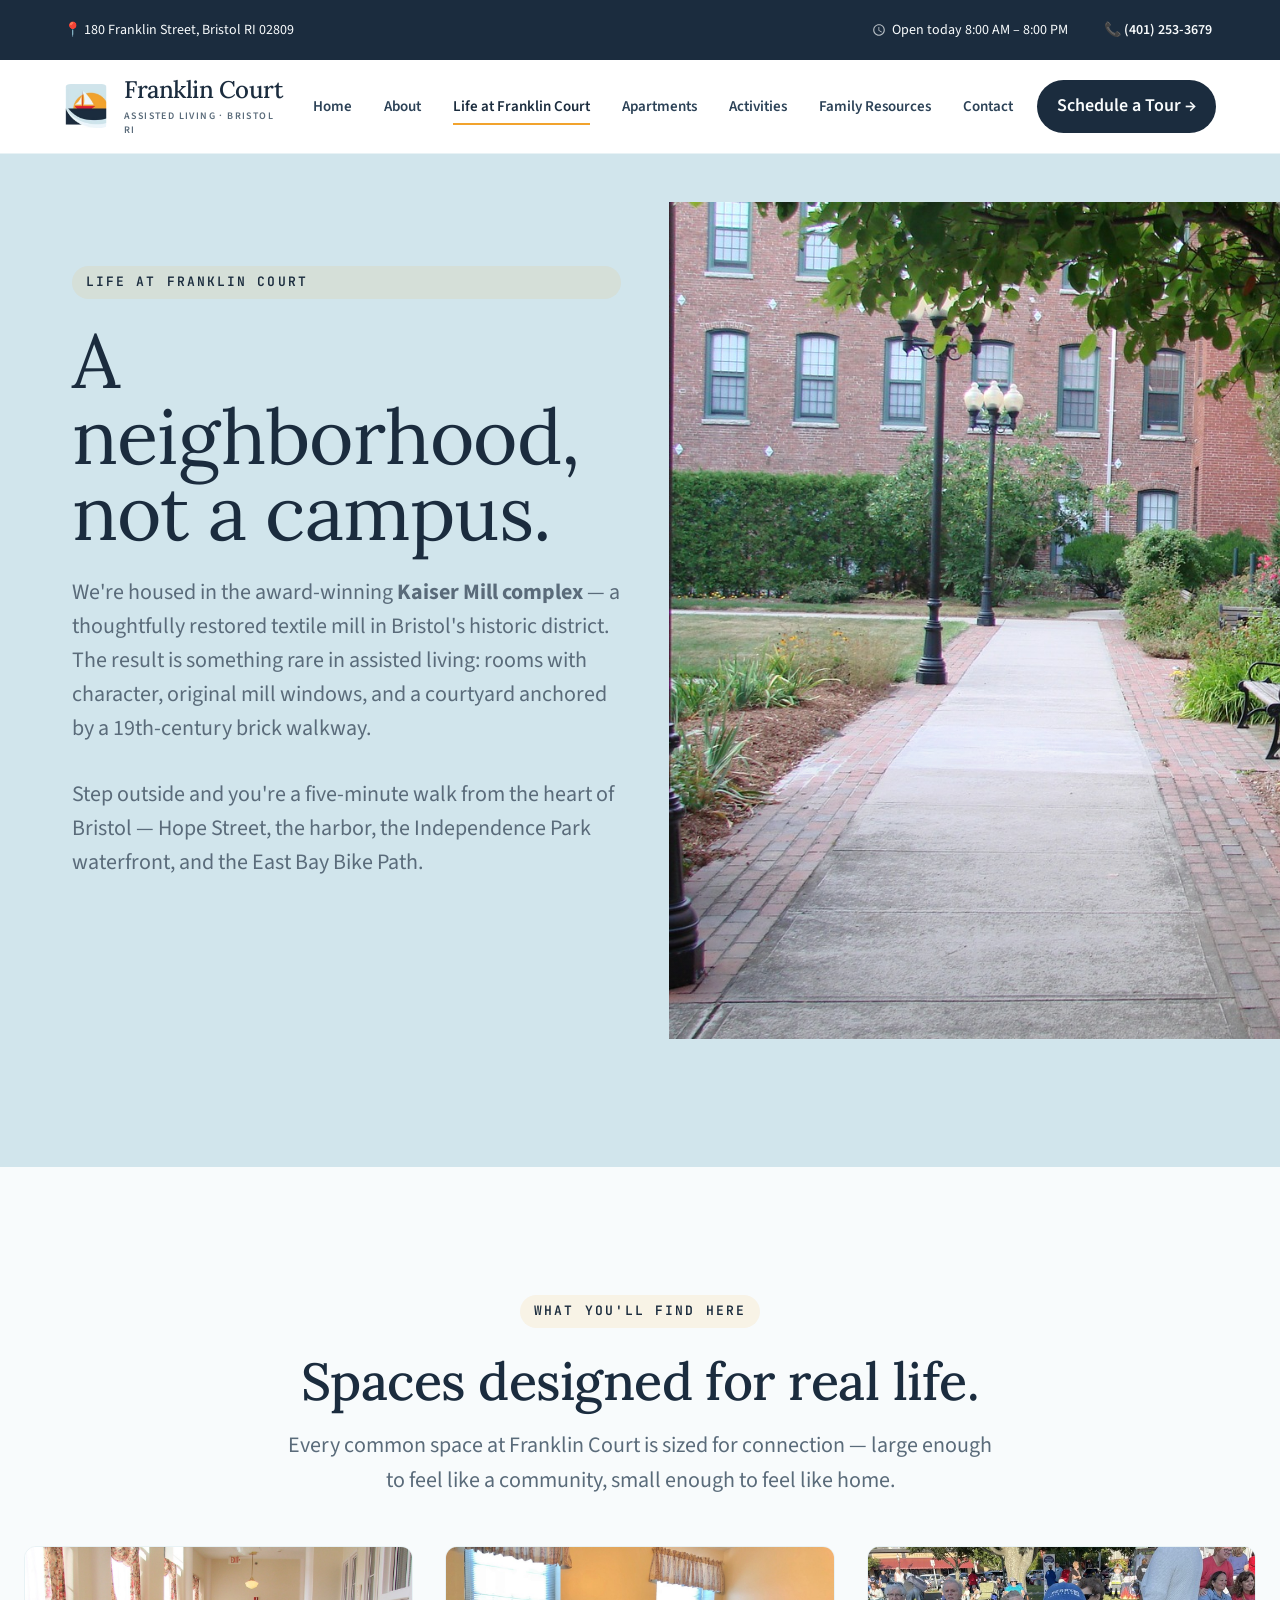
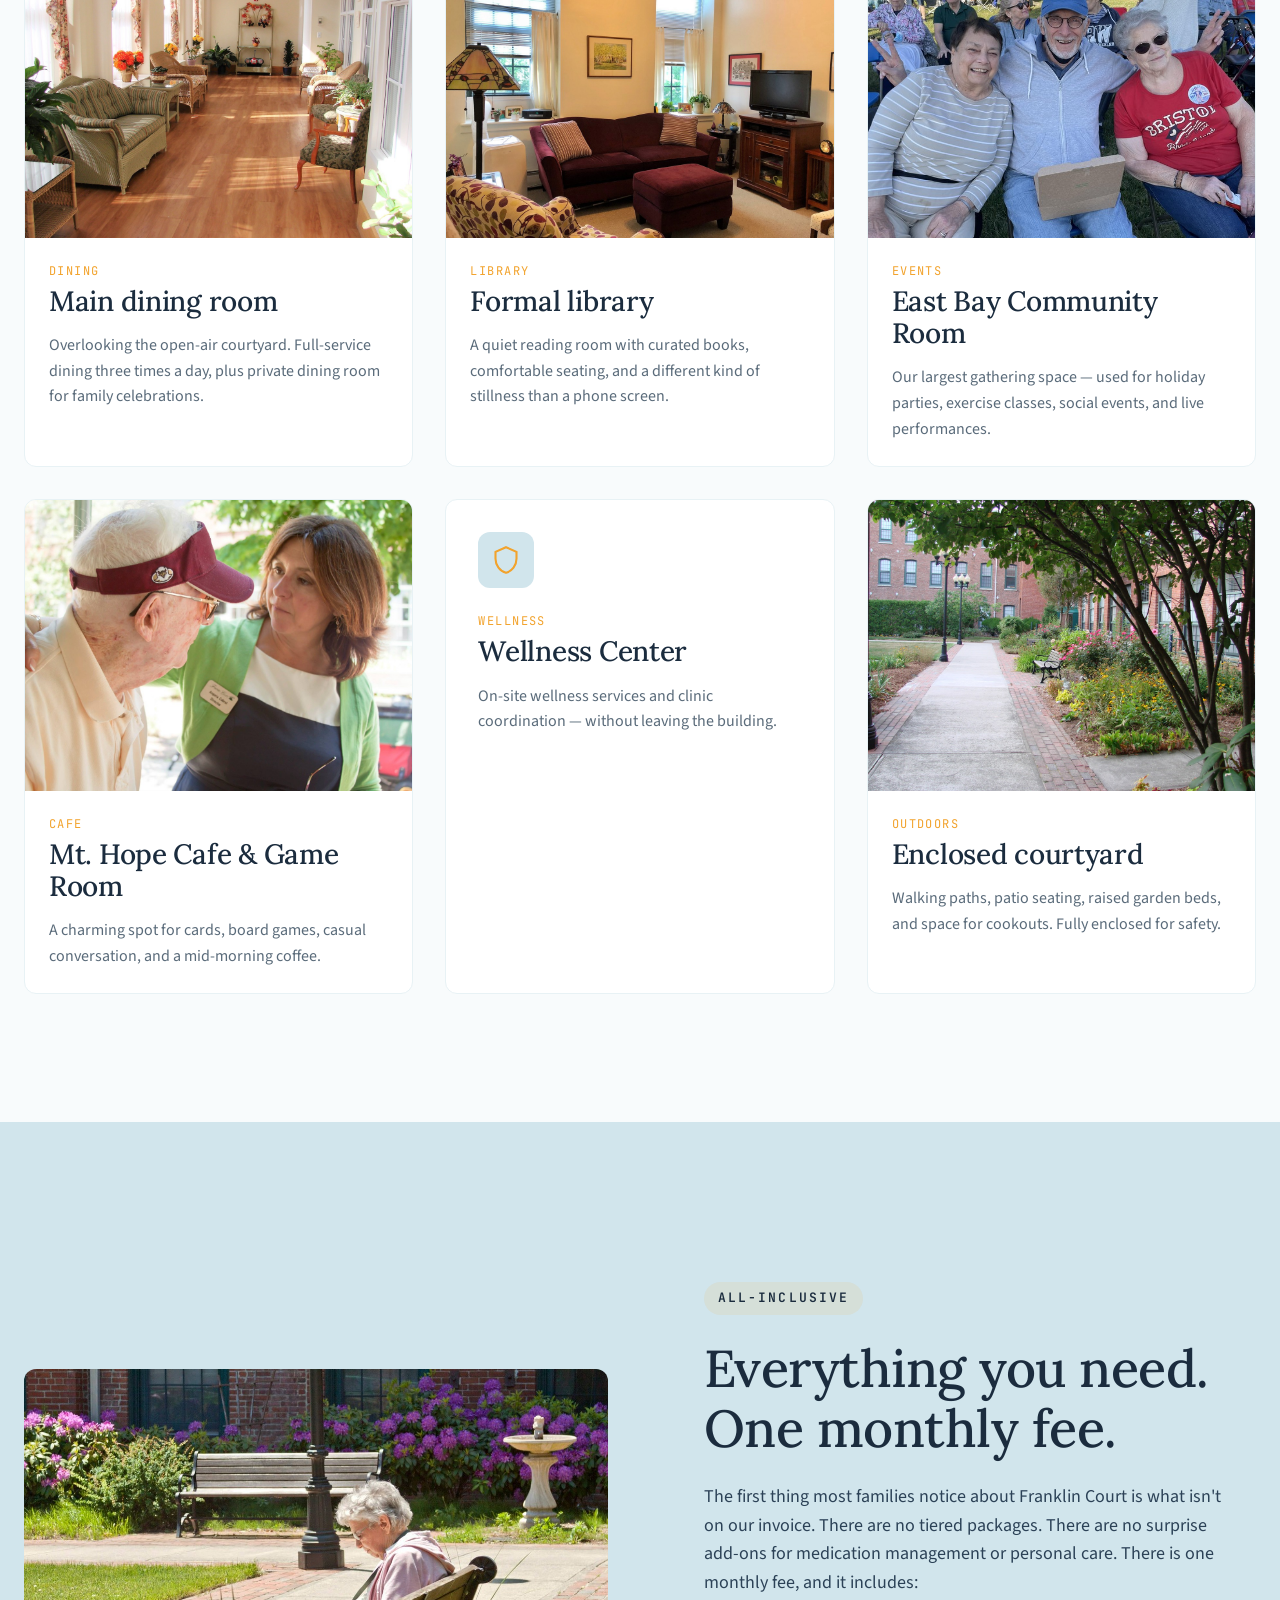
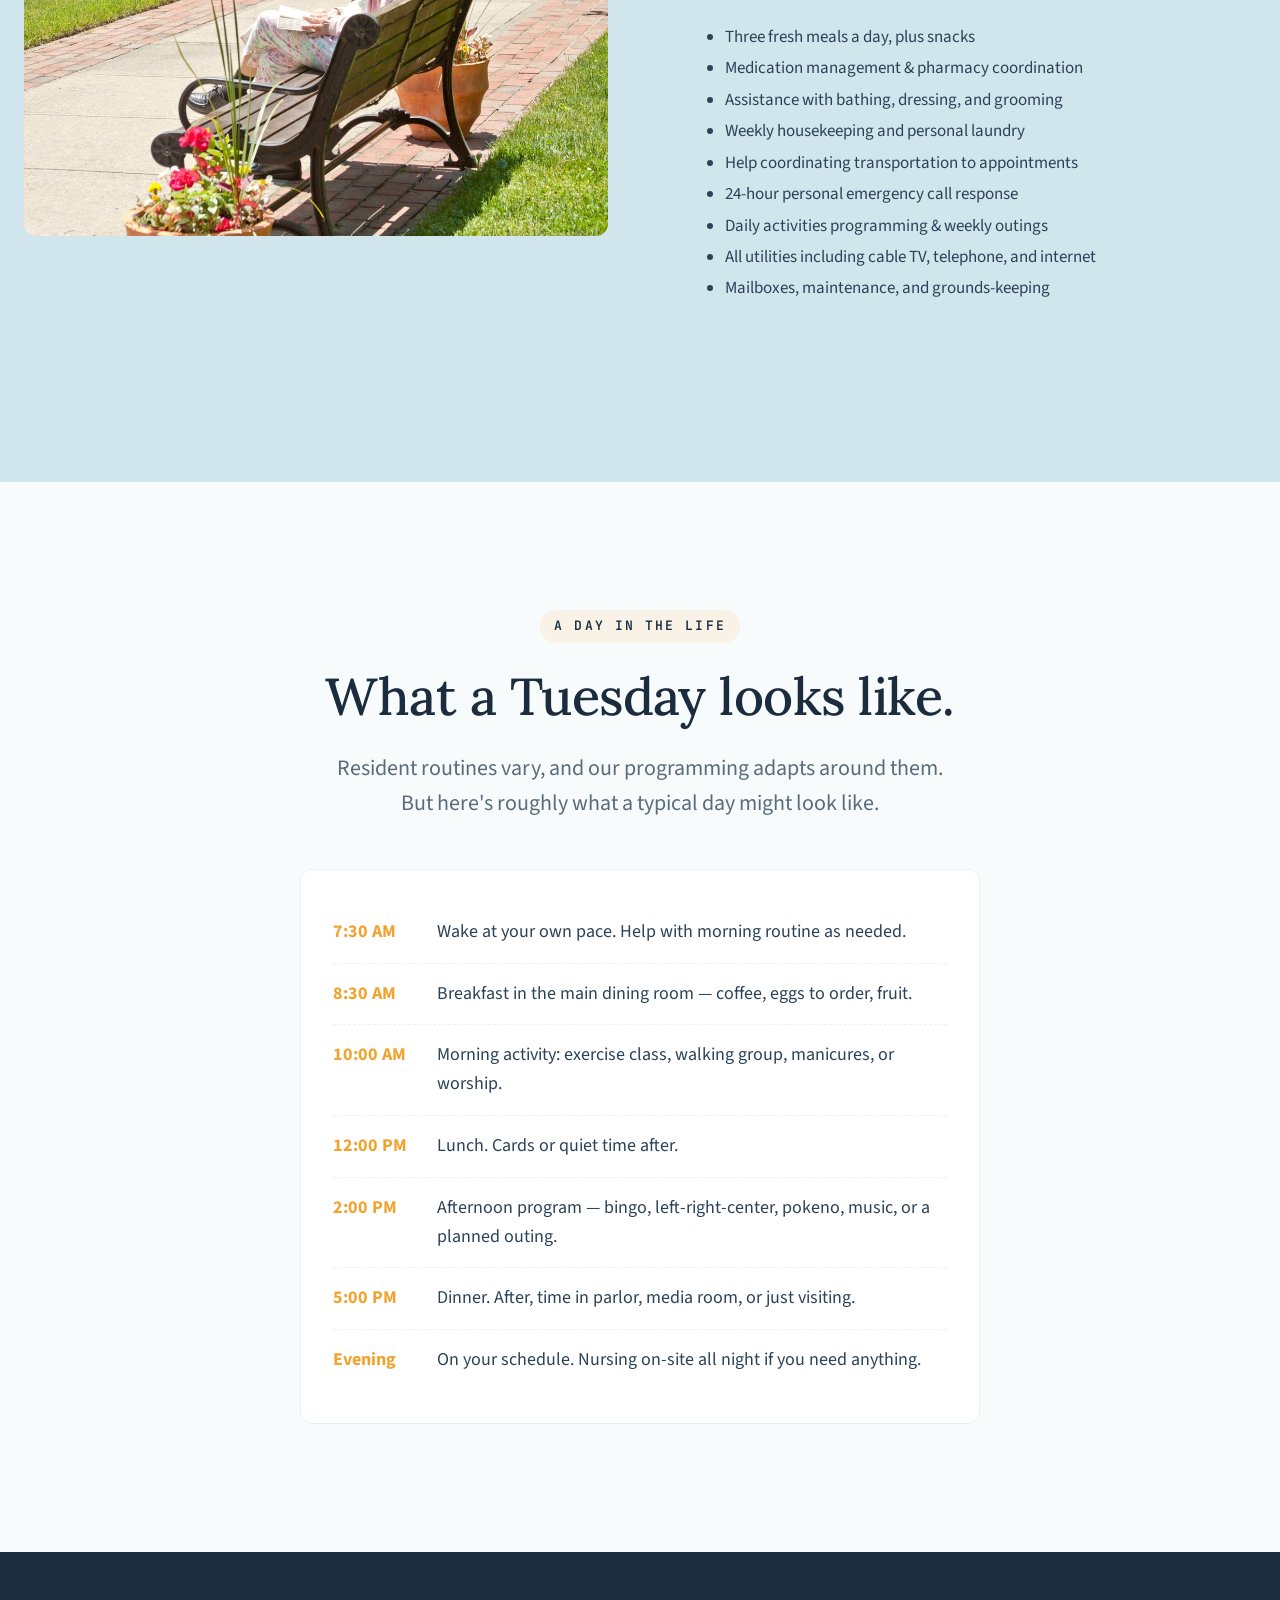
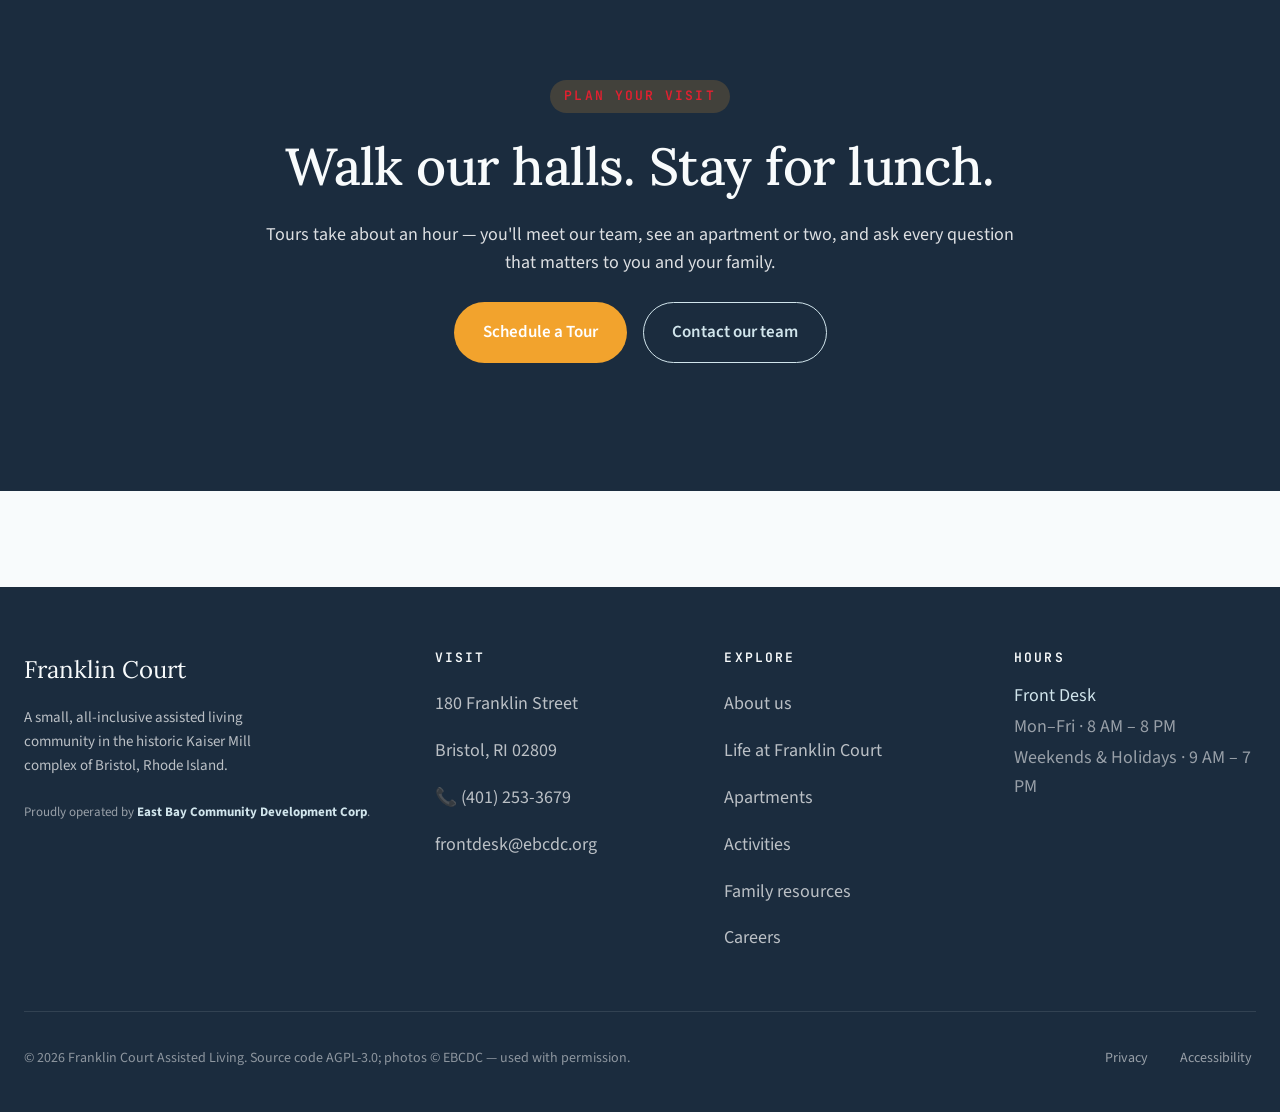
<file: life-at.html>
<!DOCTYPE html>
<html lang="en">
<head>
  <meta charset="utf-8">
  <meta name="viewport" content="width=device-width, initial-scale=1, viewport-fit=cover">
  <title>Life at Franklin Court | Bristol RI Assisted Living</title>
  <meta name="description" content="A guided look at life at Franklin Court — what our residence includes, our all-inclusive services, and what a typical day looks like.">
  <link rel="preconnect" href="https://fonts.googleapis.com">
  <link rel="preconnect" href="https://fonts.gstatic.com" crossorigin>
  <link href="https://fonts.googleapis.com/css2?family=Lora:ital,wght@0,400;0,500;0,600;0,700;1,400;1,500;1,600&family=JetBrains+Mono:wght@500;600&family=Source+Sans+3:wght@400;500;600;700&display=swap" rel="stylesheet">
  <link rel="stylesheet" href="css/main.css">
  <link rel="icon" type="image/svg+xml" href="assets/brand/favicon.svg">
</head>
<body>
  <a class="skip-link" href="#main">Skip to content</a>

  <header class="site-header" role="banner">
    <div class="topbar">
      <div class="container topbar-inner">
        <span>📍 180 Franklin Street, Bristol RI 02809</span>
        <div class="topbar-meta">
          <span><svg viewBox="0 0 24 24" fill="currentColor"><path d="M12 2C6.48 2 2 6.48 2 12s4.48 10 10 10 10-4.48 10-10S17.52 2 12 2zm0 18c-4.42 0-8-3.58-8-8s3.58-8 8-8 8 3.58 8 8-3.58 8-8 8zm.5-13H11v6l5.25 3.15.75-1.23-4.5-2.67z"/></svg> Open today 8:00 AM – 8:00 PM</span>
          <a href="tel:14012533679">📞 (401) 253-3679</a>
        </div>
      </div>
    </div>
    <div class="container nav">
      <a href="index.html" class="brand"><img class="brand-mark" src="assets/brand/franklin-court-icon.png" alt="Franklin Court" width="44" height="44"><span class="brand-text">Franklin Court<small>Assisted Living · Bristol RI</small></span></a>
      <nav aria-label="Primary">
        <ul class="nav-links">
          <li><a class="nav-link" href="index.html">Home</a></li>
          <li><a class="nav-link" href="about.html">About</a></li>
          <li><a class="nav-link is-active" href="life-at.html">Life at Franklin Court</a></li>
          <li><a class="nav-link" href="apartments.html">Apartments</a></li>
          <li><a class="nav-link" href="activities.html">Activities</a></li>
          <li><a class="nav-link" href="family-resources.html">Family Resources</a></li>
          <li><a class="nav-link" href="contact.html">Contact</a></li>
        </ul>
      </nav>
      <a href="tour.html" class="nav-cta">Schedule a Tour →</a>
      <button class="nav-toggle" id="navToggle" aria-label="Open menu"><svg viewBox="0 0 24 24" width="22" height="22" fill="none" stroke="currentColor" stroke-width="2"><path d="M3 6h18M3 12h18M3 18h18"/></svg></button>
    </div>
  </header>
  <div class="mobile-menu" id="mobileMenu"><button class="mobile-menu-close" id="mobileClose">✕</button>
    <ul>
      <li><a href="index.html">Home</a></li><li><a href="about.html">About</a></li><li><a href="life-at.html">Life at Franklin Court</a></li>
      <li><a href="apartments.html">Apartments</a></li><li><a href="activities.html">Activities</a></li><li><a href="family-resources.html">Family Resources</a></li>
      <li><a href="contact.html">Contact</a></li><li><a href="tour.html" style="color:var(--c-accent)">Schedule a Tour →</a></li>
    </ul>
  </div>

  <main id="main">
    <section class="hero">
      <div class="container-wide hero-grid">
        <div class="hero-text">
          <span class="eyebrow">Life at Franklin Court</span>
          <h1>A neighborhood, not a campus.</h1>
          <p class="hero-lede">We're housed in the award-winning <strong>Kaiser Mill complex</strong> — a thoughtfully restored textile mill in Bristol's historic district. The result is something rare in assisted living: rooms with character, original mill windows, and a courtyard anchored by a 19th-century brick walkway.</p>
          <p class="hero-lede">Step outside and you're a five-minute walk from the heart of Bristol — Hope Street, the harbor, the Independence Park waterfront, and the East Bay Bike Path.</p>
        </div>
        <div class="hero-image">
          <img src="images/hero-life-at.jpg" alt="Tree-lined brick path through the Franklin Court campus.">
        </div>
      </div>
    </section>

    <section class="section-paper">
      <div class="container-wide">
        <div class="section-head" style="text-align:center; margin:0 auto var(--sp-5);">
          <span class="eyebrow">What you'll find here</span>
          <h2>Spaces designed for real life.</h2>
          <p>Every common space at Franklin Court is sized for connection — large enough to feel like a community, small enough to feel like home.</p>
        </div>
        <div class="card-grid cols-3">
          <div class="card"><div class="card-image"><img src="images/card-parlor.jpg" alt="Sun-filled living room with armchairs."></div><div class="card-body"><div class="card-meta">Dining</div><h3 class="card-title">Main dining room</h3><p class="card-text">Overlooking the open-air courtyard. Full-service dining three times a day, plus private dining room for family celebrations.</p></div></div>
          <div class="card"><div class="card-image"><img src="images/card-library.jpg" alt="Cozy parlor with floral sofas."></div><div class="card-body"><div class="card-meta">Library</div><h3 class="card-title">Formal library</h3><p class="card-text">A quiet reading room with curated books, comfortable seating, and a different kind of stillness than a phone screen.</p></div></div>
          <div class="card"><div class="card-image"><img src="images/thumb-parade.jpg" alt="Franklin Court residents enjoying the Bristol 4th of July Parade."></div><div class="card-body"><div class="card-meta">Events</div><h3 class="card-title">East Bay Community Room</h3><p class="card-text">Our largest gathering space — used for holiday parties, exercise classes, social events, and live performances.</p></div></div>
          <div class="card"><div class="card-image"><img src="images/card-cards.jpg" alt="Residents enjoying a card game in the cafe."></div><div class="card-body"><div class="card-meta">Cafe</div><h3 class="card-title">Mt. Hope Cafe & Game Room</h3><p class="card-text">A charming spot for cards, board games, casual conversation, and a mid-morning coffee.</p></div></div>
          <div class="card"><div class="card-body" style="padding:var(--sp-4);"><div class="card-icon"><svg viewBox="0 0 24 24" fill="none" stroke="currentColor" stroke-width="1.8"><path d="M12 1l9 4v6c0 5.5-3.8 10.7-9 12-5.2-1.3-9-6.5-9-12V5l9-4z"/></svg></div><div class="card-meta">Wellness</div><h3 class="card-title">Wellness Center</h3><p class="card-text">On-site wellness services and clinic coordination — without leaving the building.</p></div></div>
          <div class="card"><div class="card-image"><img src="images/card-courtyard.jpg" alt="The enclosed landscaped courtyard at Franklin Court."></div><div class="card-body"><div class="card-meta">Outdoors</div><h3 class="card-title">Enclosed courtyard</h3><p class="card-text">Walking paths, patio seating, raised garden beds, and space for cookouts. Fully enclosed for safety.</p></div></div>
        </div>
      </div>
    </section>

    <section class="section-cream">
      <div class="container-wide">
        <div class="feature">
          <div class="feature-image"><img src="images/card-bench.jpg" alt="A resident enjoying the courtyard."></div>
          <div class="feature-text">
            <span class="eyebrow">All-inclusive</span>
            <h2>Everything you need. One monthly fee.</h2>
            <p>The first thing most families notice about Franklin Court is what isn't on our invoice. There are no tiered packages. There are no surprise add-ons for medication management or personal care. There is one monthly fee, and it includes:</p>
            <ul style="font-size:1.0625rem; line-height:1.85; color:var(--c-ink-soft); padding-left:1.25em;">
              <li>Three fresh meals a day, plus snacks</li>
              <li>Medication management &amp; pharmacy coordination</li>
              <li>Assistance with bathing, dressing, and grooming</li>
              <li>Weekly housekeeping and personal laundry</li>
              <li>Help coordinating transportation to appointments</li>
              <li>24-hour personal emergency call response</li>
              <li>Daily activities programming &amp; weekly outings</li>
              <li>All utilities including cable TV, telephone, and internet</li>
              <li>Mailboxes, maintenance, and grounds-keeping</li>
            </ul>
          </div>
        </div>
      </div>
    </section>

    <section>
      <div class="container-narrow" style="text-align:center;">
        <span class="eyebrow">A Day in the Life</span>
        <h2>What a Tuesday looks like.</h2>
        <p style="font-size:var(--fs-md); color:var(--c-slate); max-width:640px; margin:0 auto var(--sp-5);">Resident routines vary, and our programming adapts around them. But here's roughly what a typical day might look like.</p>
        <div style="text-align:left; max-width:680px; margin:0 auto; background:var(--c-white); border:1px solid var(--c-line-soft); border-radius:var(--r-md); padding:var(--sp-4);">
          <ul style="list-style:none; padding:0; margin:0;">
            <li style="display:grid; grid-template-columns:80px 1fr; gap:var(--sp-3); padding:var(--sp-2) 0; border-bottom:1px dashed var(--c-line-soft);"><strong style="color:var(--c-accent);">7:30 AM</strong><span>Wake at your own pace. Help with morning routine as needed.</span></li>
            <li style="display:grid; grid-template-columns:80px 1fr; gap:var(--sp-3); padding:var(--sp-2) 0; border-bottom:1px dashed var(--c-line-soft);"><strong style="color:var(--c-accent);">8:30 AM</strong><span>Breakfast in the main dining room — coffee, eggs to order, fruit.</span></li>
            <li style="display:grid; grid-template-columns:80px 1fr; gap:var(--sp-3); padding:var(--sp-2) 0; border-bottom:1px dashed var(--c-line-soft);"><strong style="color:var(--c-accent);">10:00 AM</strong><span>Morning activity: exercise class, walking group, manicures, or worship.</span></li>
            <li style="display:grid; grid-template-columns:80px 1fr; gap:var(--sp-3); padding:var(--sp-2) 0; border-bottom:1px dashed var(--c-line-soft);"><strong style="color:var(--c-accent);">12:00 PM</strong><span>Lunch. Cards or quiet time after.</span></li>
            <li style="display:grid; grid-template-columns:80px 1fr; gap:var(--sp-3); padding:var(--sp-2) 0; border-bottom:1px dashed var(--c-line-soft);"><strong style="color:var(--c-accent);">2:00 PM</strong><span>Afternoon program — bingo, left-right-center, pokeno, music, or a planned outing.</span></li>
            <li style="display:grid; grid-template-columns:80px 1fr; gap:var(--sp-3); padding:var(--sp-2) 0; border-bottom:1px dashed var(--c-line-soft);"><strong style="color:var(--c-accent);">5:00 PM</strong><span>Dinner. After, time in parlor, media room, or just visiting.</span></li>
            <li style="display:grid; grid-template-columns:80px 1fr; gap:var(--sp-3); padding:var(--sp-2) 0;"><strong style="color:var(--c-accent);">Evening</strong><span>On your schedule. Nursing on-site all night if you need anything.</span></li>
          </ul>
        </div>
      </div>
    </section>

    <section class="section-dark">
      <div class="container-narrow" style="text-align:center;">
        <span class="eyebrow" style="background:rgba(242,163,45,0.18); color:var(--c-gold);">Plan your visit</span>
        <h2>Walk our halls. Stay for lunch.</h2>
        <p>Tours take about an hour — you'll meet our team, see an apartment or two, and ask every question that matters to you and your family.</p>
        <div class="btn-row" style="justify-content:center;">
          <a href="tour.html" class="btn btn-primary">Schedule a Tour</a>
          <a href="contact.html" class="btn btn-ghost" style="border-color:var(--c-cream); color:var(--c-cream);">Contact our team</a>
        </div>
      </div>
    </section>
  </main>

  <footer class="site-footer" role="contentinfo">
    <div class="container-wide">
      <div class="footer-grid">
        <div><div class="footer-brand">Franklin Court</div>
          <p style="color:rgba(255,255,255,0.7); font-size:0.9375rem; max-width:280px;">A small, all-inclusive assisted living community in the historic Kaiser Mill complex of Bristol, Rhode Island.</p>
          <p style="color:rgba(255,255,255,0.55); font-size:0.8125rem; margin-top:var(--sp-3);">Proudly operated by <strong style="color:var(--c-cream);">East Bay Community Development Corp</strong>.</p>
        </div>
        <div class="footer-col"><h4>Visit</h4><ul>
          <li><a href="contact.html">180 Franklin Street</a></li><li><a href="contact.html">Bristol, RI 02809</a></li>
          <li><a href="tel:14012533679">📞 (401) 253-3679</a></li><li><a href="mailto:frontdesk@ebcdc.org">frontdesk@ebcdc.org</a></li>
        </ul></div>
        <div class="footer-col"><h4>Explore</h4><ul>
          <li><a href="about.html">About us</a></li><li><a href="life-at.html">Life at Franklin Court</a></li>
          <li><a href="apartments.html">Apartments</a></li><li><a href="activities.html">Activities</a></li>
          <li><a href="family-resources.html">Family resources</a></li><li><a href="employment.html">Careers</a></li>
        </ul></div>
        <div class="footer-col"><h4>Hours</h4><ul>
          <li>Front Desk</li><li style="color:rgba(255,255,255,0.55);">Mon–Fri · 8 AM – 8 PM</li>
          <li style="color:rgba(255,255,255,0.55);">Weekends &amp; Holidays · 9 AM – 7 PM</li>
        </ul></div>
      </div>
      <div class="footer-bottom">
        <span>© 2026 Franklin Court Assisted Living. Source code AGPL-3.0; photos © EBCDC — used with permission.</span>
        <span><a href="privacy.html" style="color:rgba(255,255,255,0.55); text-decoration:none; margin-right:var(--sp-3);">Privacy</a><a href="terms.html" style="color:rgba(255,255,255,0.55); text-decoration:none;">Accessibility</a></span>
      </div>
    </div>
  </footer>

  <script src="js/site.js"></script>
</body>
</html>
</file>
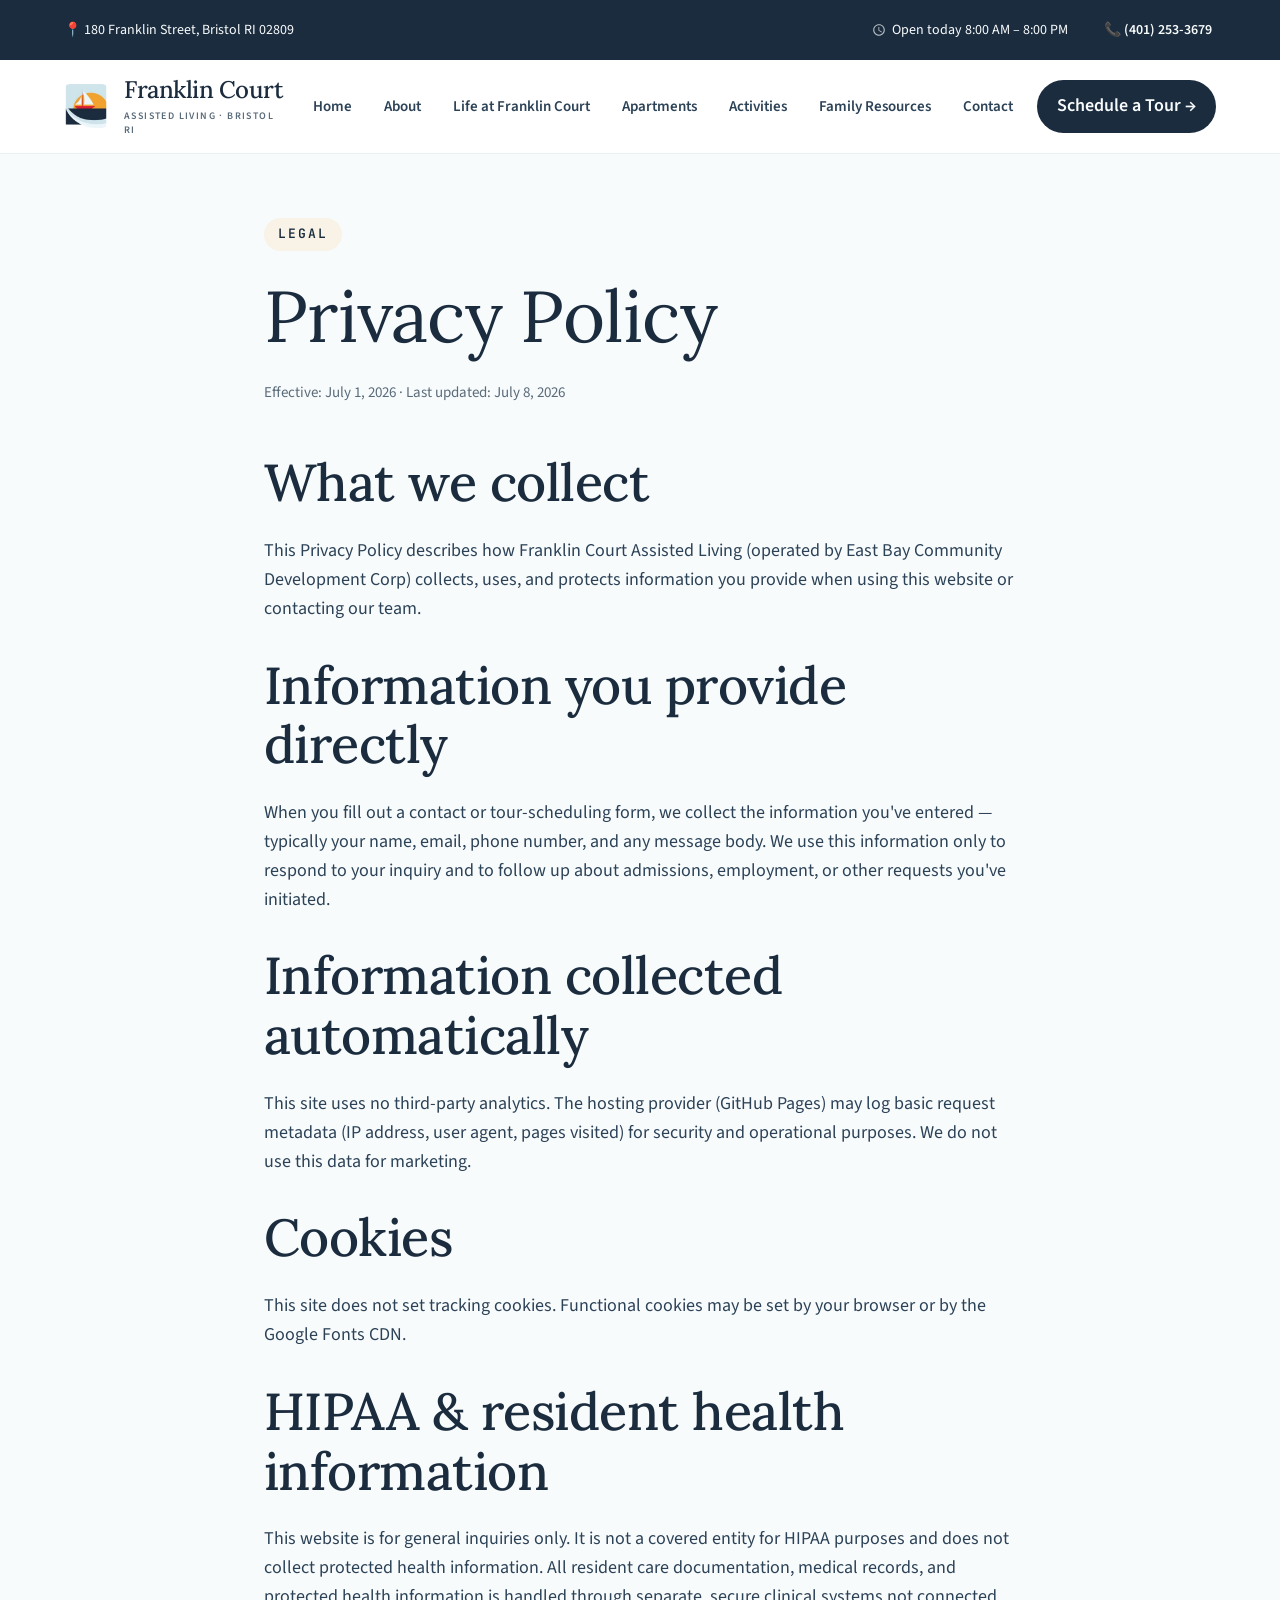
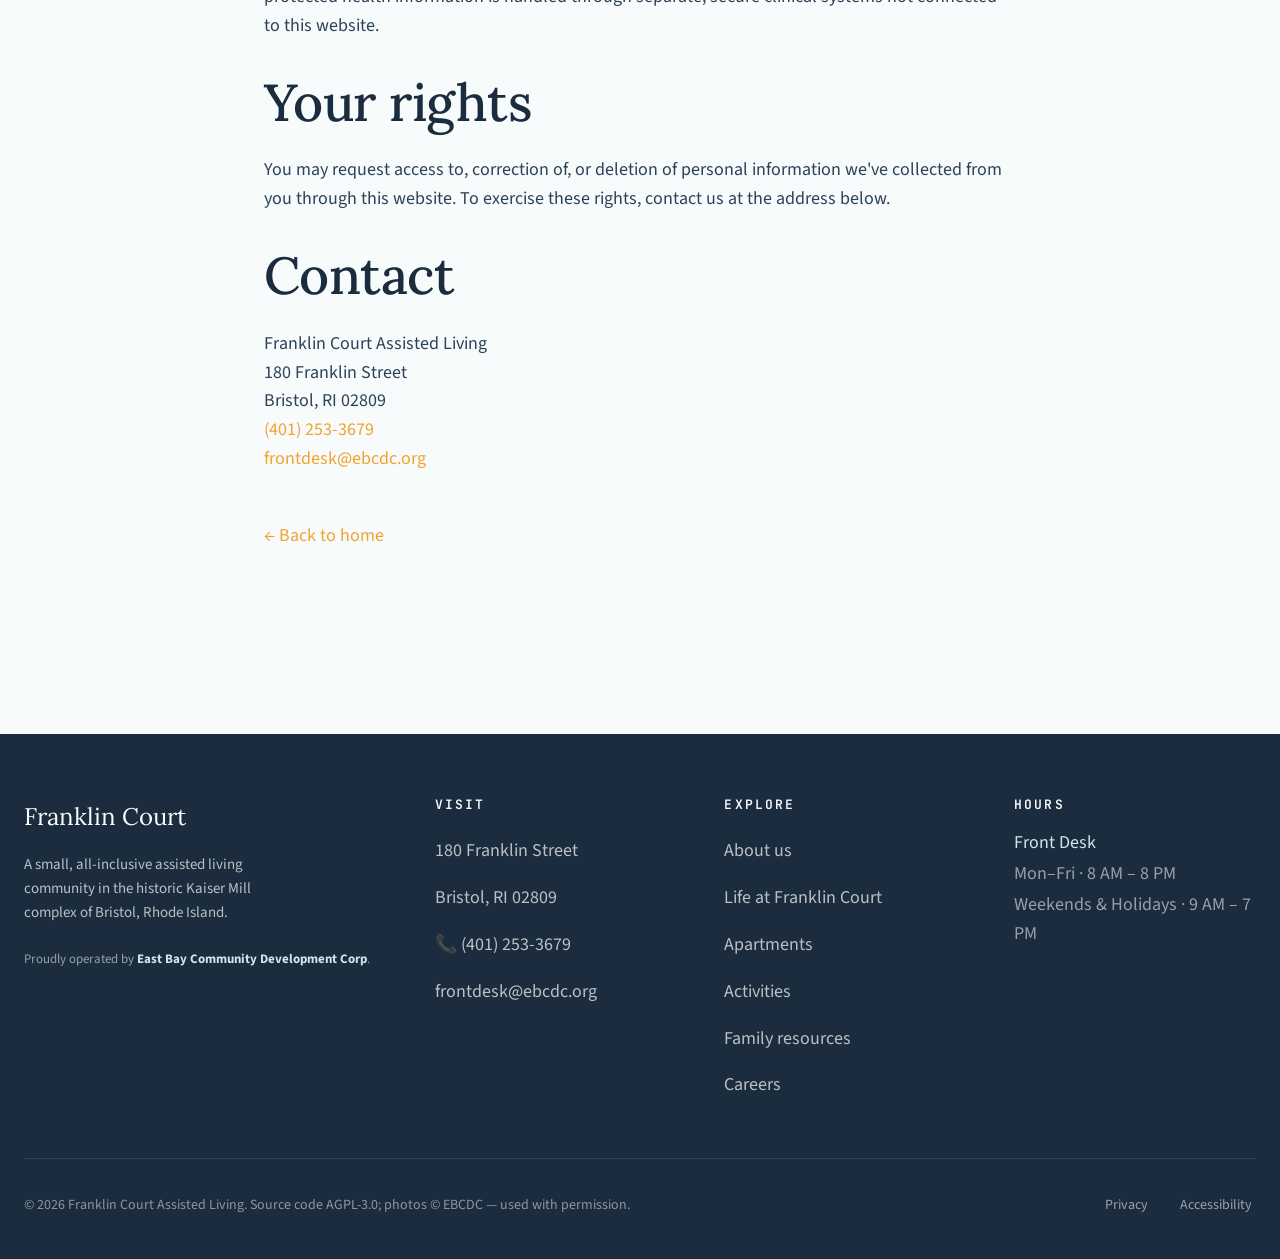
<file: privacy.html>
<!DOCTYPE html>
<html lang="en">
<head>
  <meta charset="utf-8">
  <meta name="viewport" content="width=device-width, initial-scale=1, viewport-fit=cover">
  <title>Privacy Policy | Franklin Court</title>
  <link rel="preconnect" href="https://fonts.googleapis.com">
  <link rel="preconnect" href="https://fonts.gstatic.com" crossorigin>
  <link href="https://fonts.googleapis.com/css2?family=Lora:ital,wght@0,400;0,500;0,600;0,700;1,400;1,500;1,600&family=JetBrains+Mono:wght@500;600&family=Source+Sans+3:wght@400;500;600;700&display=swap" rel="stylesheet">
  <link rel="stylesheet" href="css/main.css">
  <link rel="icon" type="image/svg+xml" href="assets/brand/favicon.svg">
</head>
<body>
  <a class="skip-link" href="#main">Skip to content</a>
  <header class="site-header" role="banner">
    <div class="topbar"><div class="container topbar-inner">
      <span>📍 180 Franklin Street, Bristol RI 02809</span>
      <div class="topbar-meta">
        <span><svg viewBox="0 0 24 24" fill="currentColor"><path d="M12 2C6.48 2 2 6.48 2 12s4.48 10 10 10 10-4.48 10-10S17.52 2 12 2zm0 18c-4.42 0-8-3.58-8-8s3.58-8 8-8 8 3.58 8 8-3.58 8-8 8zm.5-13H11v6l5.25 3.15.75-1.23-4.5-2.67z"/></svg> Open today 8:00 AM – 8:00 PM</span>
        <a href="tel:14012533679">📞 (401) 253-3679</a>
      </div></div>
    </div>
    <div class="container nav">
      <a href="index.html" class="brand"><img class="brand-mark" src="assets/brand/franklin-court-icon.png" alt="Franklin Court" width="44" height="44"><span class="brand-text">Franklin Court<small>Assisted Living · Bristol RI</small></span></a>
      <nav aria-label="Primary"><ul class="nav-links">
        <li><a class="nav-link" href="index.html">Home</a></li>
        <li><a class="nav-link" href="about.html">About</a></li>
        <li><a class="nav-link" href="life-at.html">Life at Franklin Court</a></li>
        <li><a class="nav-link" href="apartments.html">Apartments</a></li>
        <li><a class="nav-link" href="activities.html">Activities</a></li>
        <li><a class="nav-link" href="family-resources.html">Family Resources</a></li>
        <li><a class="nav-link" href="contact.html">Contact</a></li>
      </ul></nav>
      <a href="tour.html" class="nav-cta">Schedule a Tour →</a>
      <button class="nav-toggle" id="navToggle" aria-label="Open menu"><svg viewBox="0 0 24 24" width="22" height="22" fill="none" stroke="currentColor" stroke-width="2"><path d="M3 6h18M3 12h18M3 18h18"/></svg></button>
    </div>
  </header>
  <div class="mobile-menu" id="mobileMenu"><button class="mobile-menu-close" id="mobileClose">✕</button>
    <ul><li><a href="index.html">Home</a></li><li><a href="about.html">About</a></li><li><a href="life-at.html">Life at Franklin Court</a></li>
      <li><a href="apartments.html">Apartments</a></li><li><a href="activities.html">Activities</a></li><li><a href="family-resources.html">Family Resources</a></li>
      <li><a href="contact.html">Contact</a></li><li><a href="tour.html" style="color:var(--c-accent)">Schedule a Tour →</a></li>
    </ul>
  </div>

  <main id="main" style="background:var(--c-paper); padding:var(--sp-6) 0;">
    <div class="container-narrow">
      <span class="eyebrow">Legal</span>
      <h1>Privacy Policy</h1>
      <p style="color:var(--c-slate); font-size:0.9375rem;">Effective: July 1, 2026 · Last updated: July 8, 2026</p>

      <h2 style="margin-top:var(--sp-5);">What we collect</h2>
      <p>This Privacy Policy describes how Franklin Court Assisted Living (operated by East Bay Community Development Corp) collects, uses, and protects information you provide when using this website or contacting our team.</p>

      <h2 style="margin-top:var(--sp-4);">Information you provide directly</h2>
      <p>When you fill out a contact or tour-scheduling form, we collect the information you've entered — typically your name, email, phone number, and any message body. We use this information only to respond to your inquiry and to follow up about admissions, employment, or other requests you've initiated.</p>

      <h2 style="margin-top:var(--sp-4);">Information collected automatically</h2>
      <p>This site uses no third-party analytics. The hosting provider (GitHub Pages) may log basic request metadata (IP address, user agent, pages visited) for security and operational purposes. We do not use this data for marketing.</p>

      <h2 style="margin-top:var(--sp-4);">Cookies</h2>
      <p>This site does not set tracking cookies. Functional cookies may be set by your browser or by the Google Fonts CDN.</p>

      <h2 style="margin-top:var(--sp-4);">HIPAA &amp; resident health information</h2>
      <p>This website is for general inquiries only. It is not a covered entity for HIPAA purposes and does not collect protected health information. All resident care documentation, medical records, and protected health information is handled through separate, secure clinical systems not connected to this website.</p>

      <h2 style="margin-top:var(--sp-4);">Your rights</h2>
      <p>You may request access to, correction of, or deletion of personal information we've collected from you through this website. To exercise these rights, contact us at the address below.</p>

      <h2 style="margin-top:var(--sp-4);">Contact</h2>
      <p>Franklin Court Assisted Living<br>
      180 Franklin Street<br>
      Bristol, RI 02809<br>
      <a href="tel:14012533679">(401) 253-3679</a><br>
      <a href="mailto:frontdesk@ebcdc.org">frontdesk@ebcdc.org</a></p>

      <p style="margin-top:var(--sp-5);"><a href="index.html" style="color:var(--c-accent); text-decoration:none;">← Back to home</a></p>
    </div>
  </main>

  <footer class="site-footer" role="contentinfo">
    <div class="container-wide">
      <div class="footer-grid">
        <div><div class="footer-brand">Franklin Court</div>
          <p style="color:rgba(255,255,255,0.7); font-size:0.9375rem; max-width:280px;">A small, all-inclusive assisted living community in the historic Kaiser Mill complex of Bristol, Rhode Island.</p>
          <p style="color:rgba(255,255,255,0.55); font-size:0.8125rem; margin-top:var(--sp-3);">Proudly operated by <strong style="color:var(--c-cream);">East Bay Community Development Corp</strong>.</p>
        </div>
        <div class="footer-col"><h4>Visit</h4><ul>
          <li><a href="contact.html">180 Franklin Street</a></li><li><a href="contact.html">Bristol, RI 02809</a></li>
          <li><a href="tel:14012533679">📞 (401) 253-3679</a></li><li><a href="mailto:frontdesk@ebcdc.org">frontdesk@ebcdc.org</a></li>
        </ul></div>
        <div class="footer-col"><h4>Explore</h4><ul>
          <li><a href="about.html">About us</a></li><li><a href="life-at.html">Life at Franklin Court</a></li>
          <li><a href="apartments.html">Apartments</a></li><li><a href="activities.html">Activities</a></li>
          <li><a href="family-resources.html">Family resources</a></li><li><a href="employment.html">Careers</a></li>
        </ul></div>
        <div class="footer-col"><h4>Hours</h4><ul>
          <li>Front Desk</li><li style="color:rgba(255,255,255,0.55);">Mon–Fri · 8 AM – 8 PM</li>
          <li style="color:rgba(255,255,255,0.55);">Weekends &amp; Holidays · 9 AM – 7 PM</li>
        </ul></div>
      </div>
      <div class="footer-bottom">
        <span>© 2026 Franklin Court Assisted Living. Source code AGPL-3.0; photos © EBCDC — used with permission.</span>
        <span><a href="privacy.html" style="color:rgba(255,255,255,0.55); text-decoration:none; margin-right:var(--sp-3);">Privacy</a><a href="terms.html" style="color:rgba(255,255,255,0.55); text-decoration:none;">Accessibility</a></span>
      </div>
    </div>
  </footer>

  <script src="js/site.js"></script>
</body>
</html>
</file>
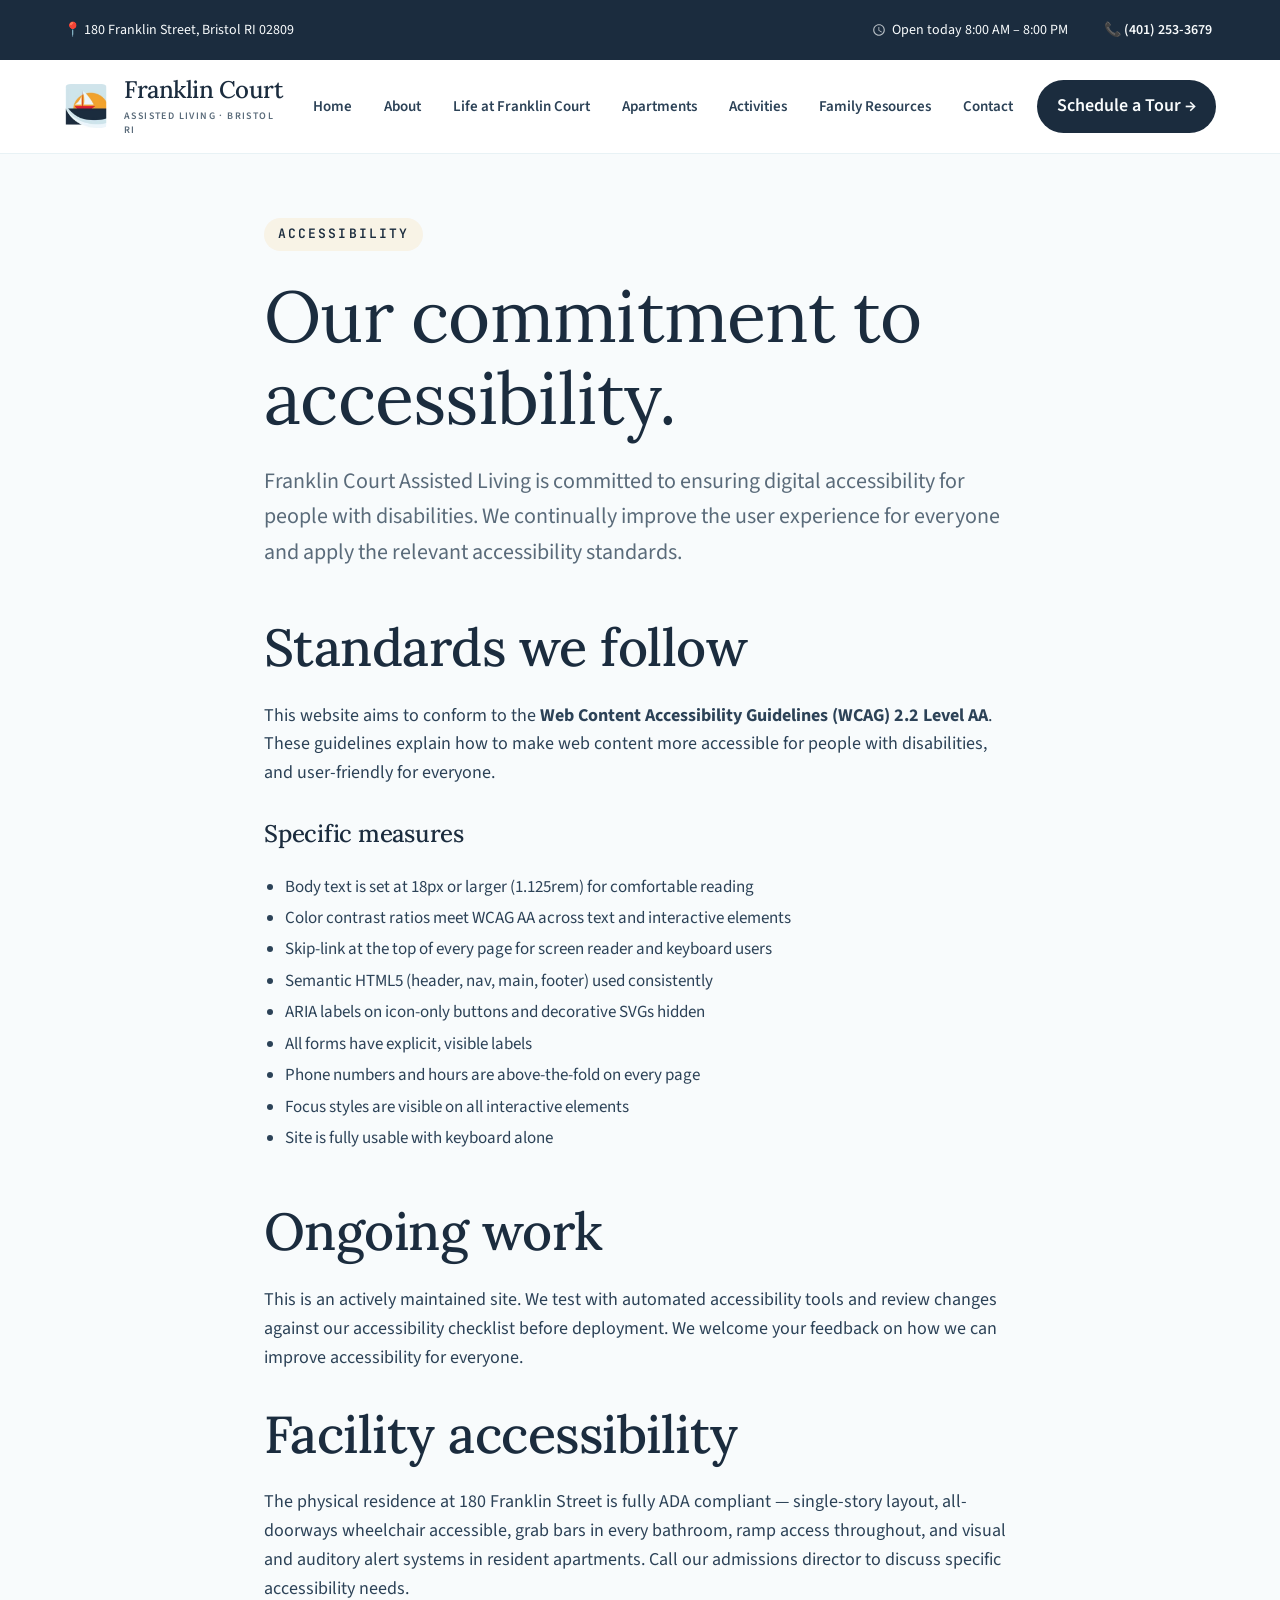
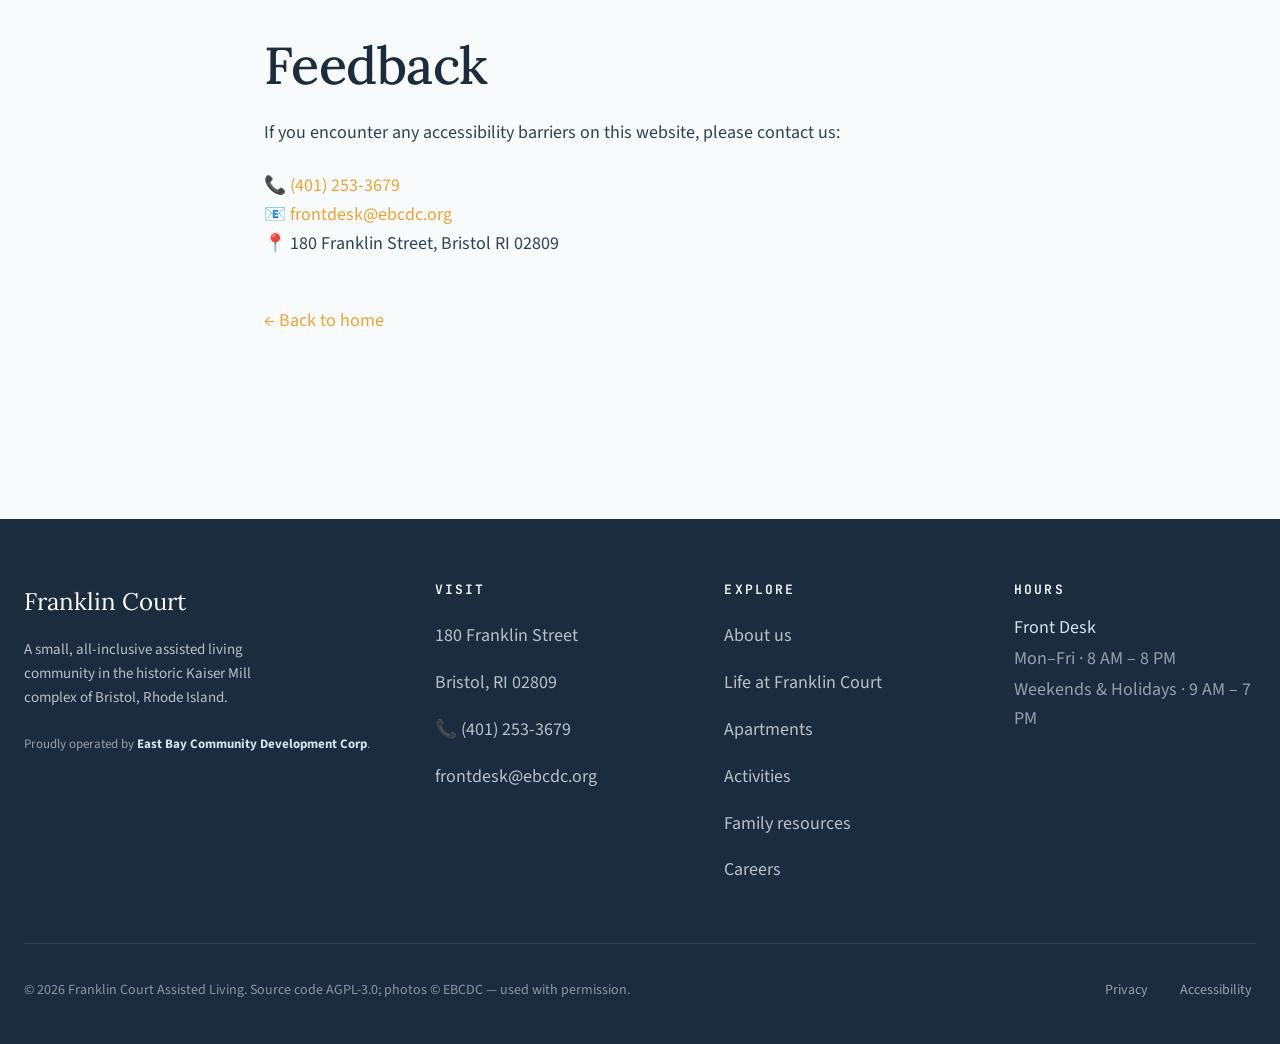
<file: terms.html>
<!DOCTYPE html>
<html lang="en">
<head>
  <meta charset="utf-8">
  <meta name="viewport" content="width=device-width, initial-scale=1, viewport-fit=cover">
  <title>Accessibility | Franklin Court</title>
  <link rel="preconnect" href="https://fonts.googleapis.com">
  <link rel="preconnect" href="https://fonts.gstatic.com" crossorigin>
  <link href="https://fonts.googleapis.com/css2?family=Lora:ital,wght@0,400;0,500;0,600;0,700;1,400;1,500;1,600&family=JetBrains+Mono:wght@500;600&family=Source+Sans+3:wght@400;500;600;700&display=swap" rel="stylesheet">
  <link rel="stylesheet" href="css/main.css">
  <link rel="icon" type="image/svg+xml" href="assets/brand/favicon.svg">
</head>
<body>
  <a class="skip-link" href="#main">Skip to content</a>
  <header class="site-header" role="banner">
    <div class="topbar"><div class="container topbar-inner">
      <span>📍 180 Franklin Street, Bristol RI 02809</span>
      <div class="topbar-meta">
        <span><svg viewBox="0 0 24 24" fill="currentColor"><path d="M12 2C6.48 2 2 6.48 2 12s4.48 10 10 10 10-4.48 10-10S17.52 2 12 2zm0 18c-4.42 0-8-3.58-8-8s3.58-8 8-8 8 3.58 8 8-3.58 8-8 8zm.5-13H11v6l5.25 3.15.75-1.23-4.5-2.67z"/></svg> Open today 8:00 AM – 8:00 PM</span>
        <a href="tel:14012533679">📞 (401) 253-3679</a>
      </div></div>
    </div>
    <div class="container nav">
      <a href="index.html" class="brand"><img class="brand-mark" src="assets/brand/franklin-court-icon.png" alt="Franklin Court" width="44" height="44"><span class="brand-text">Franklin Court<small>Assisted Living · Bristol RI</small></span></a>
      <nav aria-label="Primary"><ul class="nav-links">
        <li><a class="nav-link" href="index.html">Home</a></li>
        <li><a class="nav-link" href="about.html">About</a></li>
        <li><a class="nav-link" href="life-at.html">Life at Franklin Court</a></li>
        <li><a class="nav-link" href="apartments.html">Apartments</a></li>
        <li><a class="nav-link" href="activities.html">Activities</a></li>
        <li><a class="nav-link" href="family-resources.html">Family Resources</a></li>
        <li><a class="nav-link" href="contact.html">Contact</a></li>
      </ul></nav>
      <a href="tour.html" class="nav-cta">Schedule a Tour →</a>
      <button class="nav-toggle" id="navToggle" aria-label="Open menu"><svg viewBox="0 0 24 24" width="22" height="22" fill="none" stroke="currentColor" stroke-width="2"><path d="M3 6h18M3 12h18M3 18h18"/></svg></button>
    </div>
  </header>
  <div class="mobile-menu" id="mobileMenu"><button class="mobile-menu-close" id="mobileClose">✕</button>
    <ul><li><a href="index.html">Home</a></li><li><a href="about.html">About</a></li><li><a href="life-at.html">Life at Franklin Court</a></li>
      <li><a href="apartments.html">Apartments</a></li><li><a href="activities.html">Activities</a></li><li><a href="family-resources.html">Family Resources</a></li>
      <li><a href="contact.html">Contact</a></li><li><a href="tour.html" style="color:var(--c-accent)">Schedule a Tour →</a></li>
    </ul>
  </div>

  <main id="main" style="background:var(--c-paper); padding:var(--sp-6) 0;">
    <div class="container-narrow">
      <span class="eyebrow">Accessibility</span>
      <h1>Our commitment to accessibility.</h1>

      <p style="font-size:var(--fs-md); color:var(--c-slate); margin-top:var(--sp-3);">Franklin Court Assisted Living is committed to ensuring digital accessibility for people with disabilities. We continually improve the user experience for everyone and apply the relevant accessibility standards.</p>

      <h2 style="margin-top:var(--sp-5);">Standards we follow</h2>
      <p>This website aims to conform to the <strong>Web Content Accessibility Guidelines (WCAG) 2.2 Level AA</strong>. These guidelines explain how to make web content more accessible for people with disabilities, and user-friendly for everyone.</p>

      <h3 style="margin-top:var(--sp-4); font-size:1.5rem;">Specific measures</h3>
      <ul style="font-size:1.0625rem; line-height:1.85; color:var(--c-ink-soft); padding-left:1.25em;">
        <li>Body text is set at 18px or larger (1.125rem) for comfortable reading</li>
        <li>Color contrast ratios meet WCAG AA across text and interactive elements</li>
        <li>Skip-link at the top of every page for screen reader and keyboard users</li>
        <li>Semantic HTML5 (header, nav, main, footer) used consistently</li>
        <li>ARIA labels on icon-only buttons and decorative SVGs hidden</li>
        <li>All forms have explicit, visible labels</li>
        <li>Phone numbers and hours are above-the-fold on every page</li>
        <li>Focus styles are visible on all interactive elements</li>
        <li>Site is fully usable with keyboard alone</li>
      </ul>

      <h2 style="margin-top:var(--sp-5);">Ongoing work</h2>
      <p>This is an actively maintained site. We test with automated accessibility tools and review changes against our accessibility checklist before deployment. We welcome your feedback on how we can improve accessibility for everyone.</p>

      <h2 style="margin-top:var(--sp-4);">Facility accessibility</h2>
      <p>The physical residence at 180 Franklin Street is fully ADA compliant — single-story layout, all-doorways wheelchair accessible, grab bars in every bathroom, ramp access throughout, and visual and auditory alert systems in resident apartments. Call our admissions director to discuss specific accessibility needs.</p>

      <h2 style="margin-top:var(--sp-4);">Feedback</h2>
      <p>If you encounter any accessibility barriers on this website, please contact us:</p>
      <ul style="list-style:none; padding:0;">
        <li>📞 <a href="tel:14012533679">(401) 253-3679</a></li>
        <li>📧 <a href="mailto:frontdesk@ebcdc.org">frontdesk@ebcdc.org</a></li>
        <li>📍 180 Franklin Street, Bristol RI 02809</li>
      </ul>

      <p style="margin-top:var(--sp-5);"><a href="index.html" style="color:var(--c-accent); text-decoration:none;">← Back to home</a></p>
    </div>
  </main>

  <footer class="site-footer" role="contentinfo">
    <div class="container-wide">
      <div class="footer-grid">
        <div><div class="footer-brand">Franklin Court</div>
          <p style="color:rgba(255,255,255,0.7); font-size:0.9375rem; max-width:280px;">A small, all-inclusive assisted living community in the historic Kaiser Mill complex of Bristol, Rhode Island.</p>
          <p style="color:rgba(255,255,255,0.55); font-size:0.8125rem; margin-top:var(--sp-3);">Proudly operated by <strong style="color:var(--c-cream);">East Bay Community Development Corp</strong>.</p>
        </div>
        <div class="footer-col"><h4>Visit</h4><ul>
          <li><a href="contact.html">180 Franklin Street</a></li><li><a href="contact.html">Bristol, RI 02809</a></li>
          <li><a href="tel:14012533679">📞 (401) 253-3679</a></li><li><a href="mailto:frontdesk@ebcdc.org">frontdesk@ebcdc.org</a></li>
        </ul></div>
        <div class="footer-col"><h4>Explore</h4><ul>
          <li><a href="about.html">About us</a></li><li><a href="life-at.html">Life at Franklin Court</a></li>
          <li><a href="apartments.html">Apartments</a></li><li><a href="activities.html">Activities</a></li>
          <li><a href="family-resources.html">Family resources</a></li><li><li><a href="employment.html">Careers</a></li>
        </ul></div>
        <div class="footer-col"><h4>Hours</h4><ul>
          <li>Front Desk</li><li style="color:rgba(255,255,255,0.55);">Mon–Fri · 8 AM – 8 PM</li>
          <li style="color:rgba(255,255,255,0.55);">Weekends &amp; Holidays · 9 AM – 7 PM</li>
        </ul></div>
      </div>
      <div class="footer-bottom">
        <span>© 2026 Franklin Court Assisted Living. Source code AGPL-3.0; photos © EBCDC — used with permission.</span>
        <span><a href="privacy.html" style="color:rgba(255,255,255,0.55); text-decoration:none; margin-right:var(--sp-3);">Privacy</a><a href="terms.html" style="color:rgba(255,255,255,0.55); text-decoration:none;">Accessibility</a></span>
      </div>
    </div>
  </footer>

  <script src="js/site.js"></script>
</body>
</html>
</file>
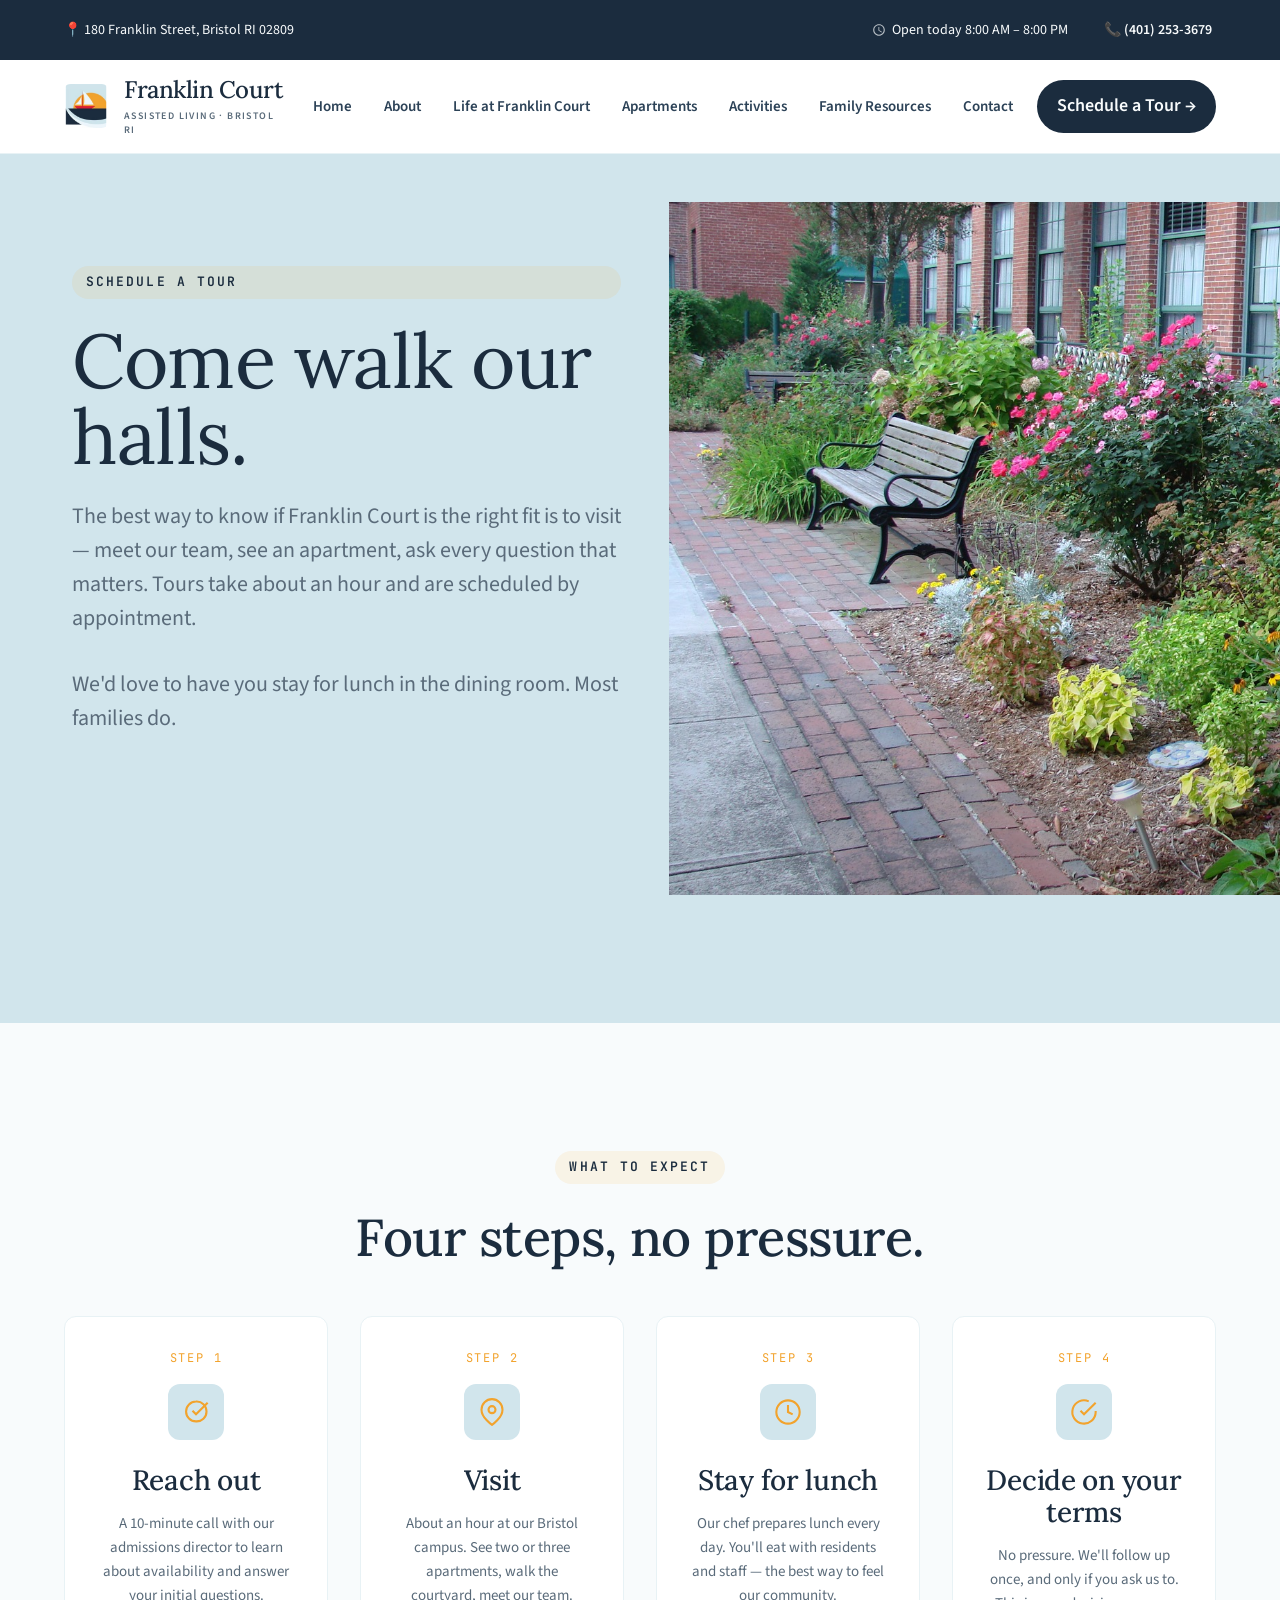
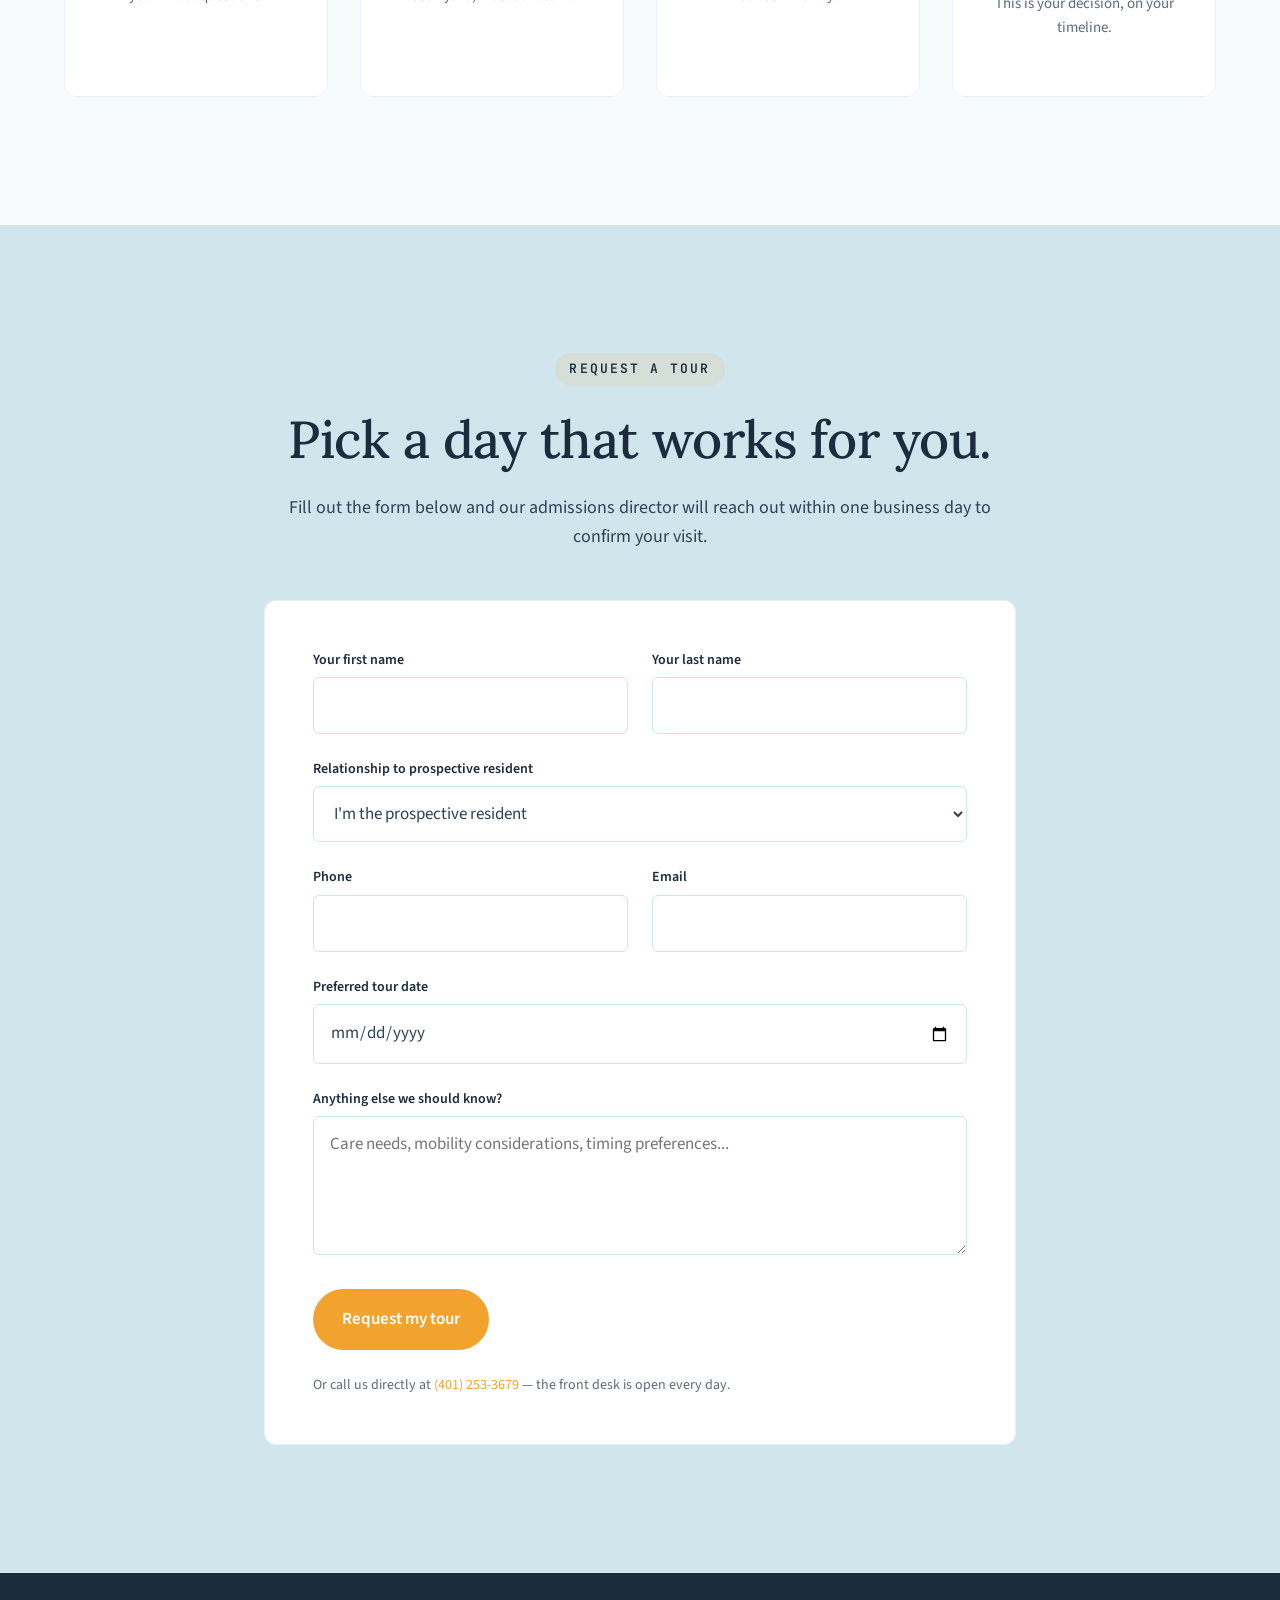
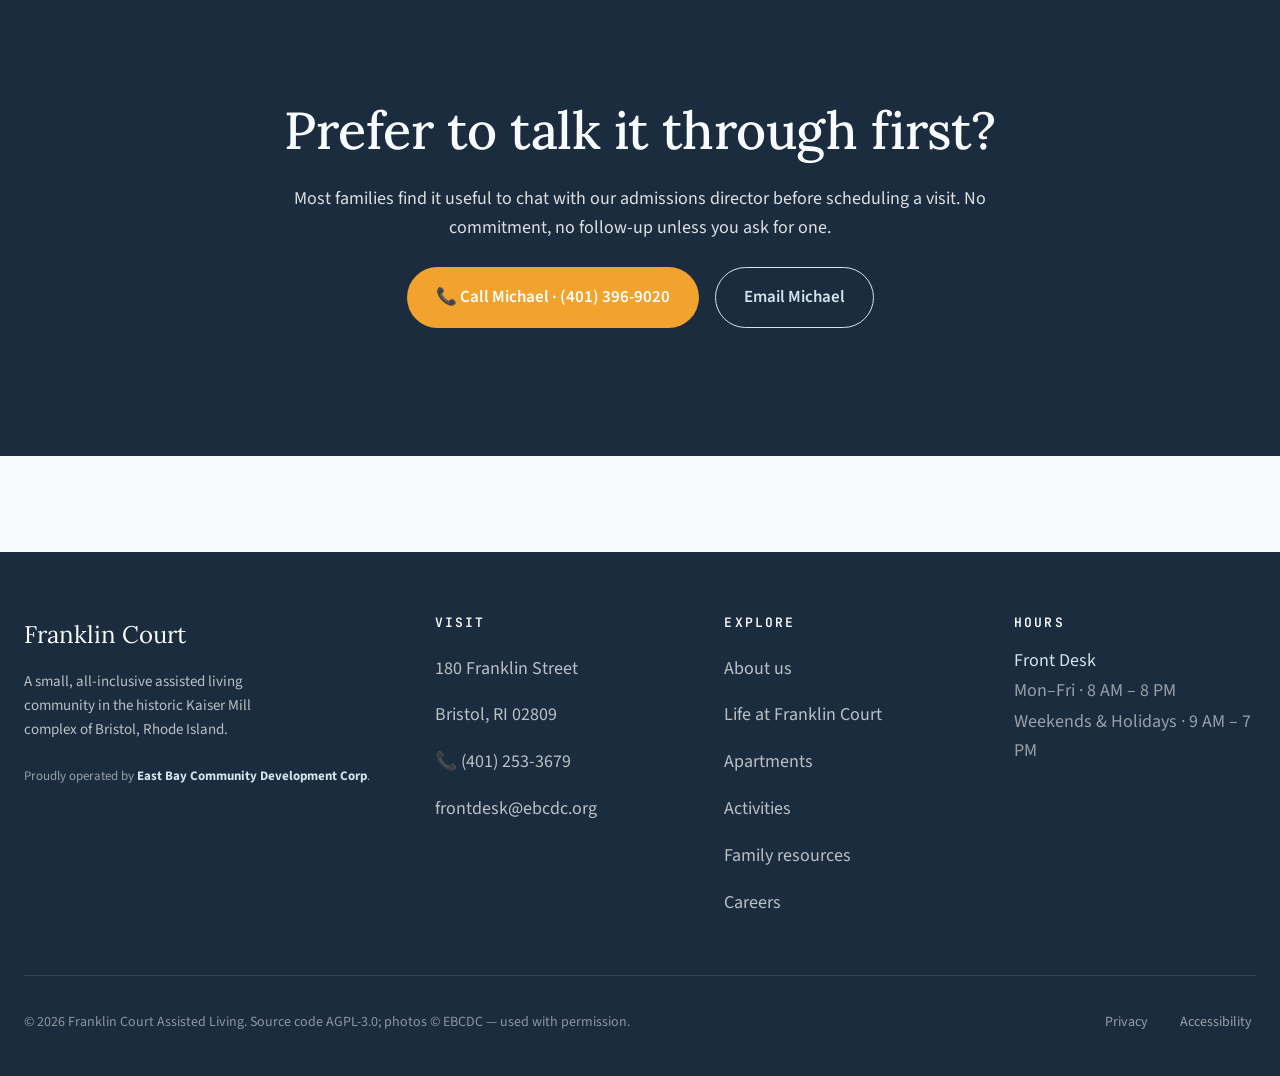
<file: tour.html>
<!DOCTYPE html>
<html lang="en">
<head>
  <meta charset="utf-8">
  <meta name="viewport" content="width=device-width, initial-scale=1, viewport-fit=cover">
  <title>Schedule a Tour | Franklin Court · Bristol RI</title>
  <meta name="description" content="Schedule a private tour of Franklin Court Assisted Living in Bristol, RI. Tours take about an hour — meet our team, see an apartment, and stay for lunch.">
  <link rel="preconnect" href="https://fonts.googleapis.com">
  <link rel="preconnect" href="https://fonts.gstatic.com" crossorigin>
  <link href="https://fonts.googleapis.com/css2?family=Lora:ital,wght@0,400;0,500;0,600;0,700;1,400;1,500;1,600&family=JetBrains+Mono:wght@500;600&family=Source+Sans+3:wght@400;500;600;700&display=swap" rel="stylesheet">
  <link rel="stylesheet" href="css/main.css">
  <link rel="icon" type="image/svg+xml" href="assets/brand/favicon.svg">
</head>
<body>
  <a class="skip-link" href="#main">Skip to content</a>
  <header class="site-header" role="banner">
    <div class="topbar"><div class="container topbar-inner">
      <span>📍 180 Franklin Street, Bristol RI 02809</span>
      <div class="topbar-meta">
        <span><svg viewBox="0 0 24 24" fill="currentColor"><path d="M12 2C6.48 2 2 6.48 2 12s4.48 10 10 10 10-4.48 10-10S17.52 2 12 2zm0 18c-4.42 0-8-3.58-8-8s3.58-8 8-8 8 3.58 8 8-3.58 8-8 8zm.5-13H11v6l5.25 3.15.75-1.23-4.5-2.67z"/></svg> Open today 8:00 AM – 8:00 PM</span>
        <a href="tel:14012533679">📞 (401) 253-3679</a>
      </div></div>
    </div>
    <div class="container nav">
      <a href="index.html" class="brand"><img class="brand-mark" src="assets/brand/franklin-court-icon.png" alt="Franklin Court" width="44" height="44"><span class="brand-text">Franklin Court<small>Assisted Living · Bristol RI</small></span></a>
      <nav aria-label="Primary"><ul class="nav-links">
        <li><a class="nav-link" href="index.html">Home</a></li>
        <li><a class="nav-link" href="about.html">About</a></li>
        <li><a class="nav-link" href="life-at.html">Life at Franklin Court</a></li>
        <li><a class="nav-link" href="apartments.html">Apartments</a></li>
        <li><a class="nav-link" href="activities.html">Activities</a></li>
        <li><a class="nav-link" href="family-resources.html">Family Resources</a></li>
        <li><a class="nav-link" href="contact.html">Contact</a></li>
      </ul></nav>
      <a href="tour.html" class="nav-cta">Schedule a Tour →</a>
      <button class="nav-toggle" id="navToggle" aria-label="Open menu"><svg viewBox="0 0 24 24" width="22" height="22" fill="none" stroke="currentColor" stroke-width="2"><path d="M3 6h18M3 12h18M3 18h18"/></svg></button>
    </div>
  </header>
  <div class="mobile-menu" id="mobileMenu"><button class="mobile-menu-close" id="mobileClose">✕</button>
    <ul><li><a href="index.html">Home</a></li><li><a href="about.html">About</a></li><li><a href="life-at.html">Life at Franklin Court</a></li>
      <li><a href="apartments.html">Apartments</a></li><li><a href="activities.html">Activities</a></li><li><a href="family-resources.html">Family Resources</a></li>
      <li><a href="contact.html">Contact</a></li><li><a href="tour.html" style="color:var(--c-accent)">Schedule a Tour →</a></li>
    </ul>
  </div>

  <main id="main">
    <section class="hero">
      <div class="container-wide hero-grid">
        <div class="hero-text">
          <span class="eyebrow">Schedule a Tour</span>
          <h1>Come walk our halls.</h1>
          <p class="hero-lede">The best way to know if Franklin Court is the right fit is to visit — meet our team, see an apartment, ask every question that matters. Tours take about an hour and are scheduled by appointment.</p>
          <p class="hero-lede">We'd love to have you stay for lunch in the dining room. Most families do.</p>
        </div>
        <div class="hero-image">
          <img src="images/hero-tour.jpg" alt="The landscaped entrance to Franklin Court.">
        </div>
      </div>
    </section>

    <section class="section-paper">
      <div class="container">
        <div class="section-head" style="text-align:center; margin:0 auto var(--sp-5);">
          <span class="eyebrow">What to expect</span>
          <h2>Four steps, no pressure.</h2>
        </div>

        <div class="card-grid cols-4">
          <div class="card"><div class="card-body" style="padding:var(--sp-4); text-align:center;">
            <div style="font-family:var(--f-mono); font-size:0.75rem; letter-spacing:0.15em; color:var(--c-accent); margin-bottom:var(--sp-2);">STEP 1</div>
            <div class="card-icon" style="margin:0 auto var(--sp-3);"><svg viewBox="0 0 24 24" fill="none" stroke="currentColor" stroke-width="1.8"><path d="M21 11.5a8.38 8.38 0 01-9 8.5 8.5 8.5 0 01-8.5-8.5A8.5 8.5 0 0112 3a8.38 8.38 0 019 8.5z"/><path d="M9 11l3 3L22 4"/></svg></div>
            <h3 class="card-title">Reach out</h3>
            <p style="font-size:0.9375rem; color:var(--c-slate);">A 10-minute call with our admissions director to learn about availability and answer your initial questions.</p>
          </div></div>

          <div class="card"><div class="card-body" style="padding:var(--sp-4); text-align:center;">
            <div style="font-family:var(--f-mono); font-size:0.75rem; letter-spacing:0.15em; color:var(--c-accent); margin-bottom:var(--sp-2);">STEP 2</div>
            <div class="card-icon" style="margin:0 auto var(--sp-3);"><svg viewBox="0 0 24 24" fill="none" stroke="currentColor" stroke-width="1.8"><path d="M21 10c0 7-9 13-9 13s-9-6-9-13a9 9 0 0118 0z"/><circle cx="12" cy="10" r="3"/></svg></div>
            <h3 class="card-title">Visit</h3>
            <p style="font-size:0.9375rem; color:var(--c-slate);">About an hour at our Bristol campus. See two or three apartments, walk the courtyard, meet our team.</p>
          </div></div>

          <div class="card"><div class="card-body" style="padding:var(--sp-4); text-align:center;">
            <div style="font-family:var(--f-mono); font-size:0.75rem; letter-spacing:0.15em; color:var(--c-accent); margin-bottom:var(--sp-2);">STEP 3</div>
            <div class="card-icon" style="margin:0 auto var(--sp-3);"><svg viewBox="0 0 24 24" fill="none" stroke="currentColor" stroke-width="1.8"><circle cx="12" cy="12" r="10"/><path d="M12 6v6l4 2"/></svg></div>
            <h3 class="card-title">Stay for lunch</h3>
            <p style="font-size:0.9375rem; color:var(--c-slate);">Our chef prepares lunch every day. You'll eat with residents and staff — the best way to feel our community.</p>
          </div></div>

          <div class="card"><div class="card-body" style="padding:var(--sp-4); text-align:center;">
            <div style="font-family:var(--f-mono); font-size:0.75rem; letter-spacing:0.15em; color:var(--c-accent); margin-bottom:var(--sp-2);">STEP 4</div>
            <div class="card-icon" style="margin:0 auto var(--sp-3);"><svg viewBox="0 0 24 24" fill="none" stroke="currentColor" stroke-width="1.8"><path d="M22 11.08V12a10 10 0 11-5.93-9.14 M22 4L12 14.01l-3-3"/></svg></div>
            <h3 class="card-title">Decide on your terms</h3>
            <p style="font-size:0.9375rem; color:var(--c-slate);">No pressure. We'll follow up once, and only if you ask us to. This is your decision, on your timeline.</p>
          </div></div>
        </div>
      </div>
    </section>

    <section class="section-cream">
      <div class="container-narrow">
        <div style="text-align:center; margin-bottom:var(--sp-5);">
          <span class="eyebrow">Request a tour</span>
          <h2>Pick a day that works for you.</h2>
          <p>Fill out the form below and our admissions director will reach out within one business day to confirm your visit.</p>
        </div>

        <form data-ajax class="card" style="padding:var(--sp-5);" action="mailto:frontdesk@ebcdc.org" method="post">
          <div class="form-grid cols-2">
            <div class="form-row"><label for="first-name">Your first name</label><input id="first-name" name="first-name" type="text" required></div>
            <div class="form-row"><label for="last-name">Your last name</label><input id="last-name" name="last-name" type="text" required></div>
          </div>
          <div class="form-row"><label for="relationship">Relationship to prospective resident</label>
            <select id="relationship" name="relationship">
              <option>I'm the prospective resident</option>
              <option>I'm an adult child looking on behalf of a parent</option>
              <option>I'm a spouse or partner</option>
              <option>I'm a social worker or care professional</option>
              <option>Other</option>
            </select>
          </div>
          <div class="form-grid cols-2">
            <div class="form-row"><label for="phone">Phone</label><input id="phone" name="phone" type="tel" required></div>
            <div class="form-row"><label for="email">Email</label><input id="email" name="email" type="email" required></div>
          </div>
          <div class="form-row"><label for="preferred-date">Preferred tour date</label><input id="preferred-date" name="preferred-date" type="date"></div>
          <div class="form-row"><label for="message">Anything else we should know?</label><textarea id="message" name="message" rows="4" placeholder="Care needs, mobility considerations, timing preferences..."></textarea></div>
          <button type="submit" class="btn btn-primary">Request my tour</button>
          <p style="font-size:0.875rem; color:var(--c-slate); margin-top:var(--sp-3); margin-bottom:0;">Or call us directly at <a href="tel:14012533679">(401) 253-3679</a> — the front desk is open every day.</p>
        </form>
      </div>
    </section>

    <section class="section-dark">
      <div class="container-narrow" style="text-align:center;">
        <h2>Prefer to talk it through first?</h2>
        <p>Most families find it useful to chat with our admissions director before scheduling a visit. No commitment, no follow-up unless you ask for one.</p>
        <div class="btn-row" style="justify-content:center;">
          <a href="tel:14013969020" class="btn btn-primary">📞 Call Michael · (401) 396-9020</a>
          <a href="mailto:MGargano@ebcdc.org" class="btn btn-ghost" style="border-color:var(--c-cream); color:var(--c-cream);">Email Michael</a>
        </div>
      </div>
    </section>
  </main>

  <footer class="site-footer" role="contentinfo">
    <div class="container-wide">
      <div class="footer-grid">
        <div><div class="footer-brand">Franklin Court</div>
          <p style="color:rgba(255,255,255,0.7); font-size:0.9375rem; max-width:280px;">A small, all-inclusive assisted living community in the historic Kaiser Mill complex of Bristol, Rhode Island.</p>
          <p style="color:rgba(255,255,255,0.55); font-size:0.8125rem; margin-top:var(--sp-3);">Proudly operated by <strong style="color:var(--c-cream);">East Bay Community Development Corp</strong>.</p>
        </div>
        <div class="footer-col"><h4>Visit</h4><ul>
          <li><a href="contact.html">180 Franklin Street</a></li><li><a href="contact.html">Bristol, RI 02809</a></li>
          <li><a href="tel:14012533679">📞 (401) 253-3679</a></li><li><a href="mailto:frontdesk@ebcdc.org">frontdesk@ebcdc.org</a></li>
        </ul></div>
        <div class="footer-col"><h4>Explore</h4><ul>
          <li><a href="about.html">About us</a></li><li><a href="life-at.html">Life at Franklin Court</a></li>
          <li><a href="apartments.html">Apartments</a></li><li><a href="activities.html">Activities</a></li>
          <li><a href="family-resources.html">Family resources</a></li><li><a href="employment.html">Careers</a></li>
        </ul></div>
        <div class="footer-col"><h4>Hours</h4><ul>
          <li>Front Desk</li><li style="color:rgba(255,255,255,0.55);">Mon–Fri · 8 AM – 8 PM</li>
          <li style="color:rgba(255,255,255,0.55);">Weekends &amp; Holidays · 9 AM – 7 PM</li>
        </ul></div>
      </div>
      <div class="footer-bottom">
        <span>© 2026 Franklin Court Assisted Living. Source code AGPL-3.0; photos © EBCDC — used with permission.</span>
        <span><a href="privacy.html" style="color:rgba(255,255,255,0.55); text-decoration:none; margin-right:var(--sp-3);">Privacy</a><a href="terms.html" style="color:rgba(255,255,255,0.55); text-decoration:none;">Accessibility</a></span>
      </div>
    </div>
  </footer>

  <script src="js/site.js"></script>
</body>
</html>
</file>
<file: css/main.css>
/* ==========================================================================
   Franklin Court Assisted Living — Design System
   Heritage Bristol RI · Senior accessibility-first
   ========================================================================== */

/* -------------------- Design Tokens -------------------- */
:root {
  /* Color — Franklin Court brand palette (logo-extracted) */
  --c-ink:        #1B2C3E;     /* Logo navy — headlines, primary text, waves */
  --c-ink-soft:   #2C4257;     /* Body text */
  --c-ink-lt:     #4A6177;     /* Lighter navy for muted text */
  --c-slate:      #5A6B7A;     /* Muted secondary text */
  --c-stone:      #8A929E;     /* Tertiary text, captions */
  --c-line:       #CDE6EB;     /* Hairlines — light wave blue */
  --c-line-soft:  #E8F2F5;     /* Soft dividers */
  --c-cream:      #D1E5EC;     /* Primary bg — sky blue */
  --c-paper:      #F8FBFC;     /* Off-white surface */
  --c-paper-dk:   #EAF1F4;     /* Subtle surface tint */
  --c-white:      #FFFFFF;
  --c-accent:     #F2A32D;     /* Sun orange — primary accent */
  --c-accent-dk:  #D88B17;     /* Darker orange — hover */
  --c-accent-lt:  #F8C76B;     /* Lighter orange — tints, highlights */
  --c-sage:       #E32030;     /* Hull red — sparingly (logo accent) */
  --c-sage-dk:    #B71826;     /* Darker red — hover */
  --c-gold:       #E32030;     /* Reserved — uses red instead of warm gold */
  --c-shadow:     rgba(27, 44, 62, 0.08);
  --c-shadow-dk:  rgba(27, 44, 62, 0.18);

  /* Logo sky/blue tones for special surfaces */
  --c-sky:        #D1E5EC;     /* Primary sky */
  --c-sky-lt:     #E8F2F5;     /* Lighter sky */
  --c-wave:       #CDE6EB;     /* Wave mid-tone */
  --c-wave-dk:    #A6CACE;     /* Deeper wave */

  /* Typography */
  --f-display: "Lora", "Playfair Display", Georgia, serif;
  --f-body:    "Source Sans 3", "Lato", -apple-system, BlinkMacSystemFont, sans-serif;
  --f-mono:    "JetBrains Mono", ui-monospace, "SF Mono", Menlo, monospace;

  /* Type scale — large default for senior accessibility (18px+ body) */
  --fs-xs:   0.875rem;   /* 14 — meta */
  --fs-sm:   1rem;       /* 16 — small */
  --fs-base: 1.125rem;   /* 18 — body default */
  --fs-md:   1.375rem;   /* 22 — lead */
  --fs-lg:   1.75rem;    /* 28 — subheads */
  --fs-xl:   2.25rem;    /* 36 — section heads */
  --fs-2xl:  3rem;       /* 48 — page heads */
  --fs-3xl:  4rem;       /* 64 — hero */
  --fs-4xl:  5.5rem;     /* 88 — big hero only */

  /* Spacing */
  --sp-1:  0.5rem;
  --sp-2:  1rem;
  --sp-3:  1.5rem;
  --sp-4:  2rem;
  --sp-5:  3rem;
  --sp-6:  4rem;
  --sp-7:  6rem;
  --sp-8:  8rem;
  --sp-9:  10rem;

  /* Layout */
  --container: 1200px;
  --container-wide: 1400px;
  --container-narrow: 800px;

  /* Radius */
  --r-sm:  6px;
  --r-md:  12px;
  --r-lg:  20px;
  --r-pill: 999px;

  /* Motion */
  --ease: cubic-bezier(0.22, 1, 0.36, 1);
  --t-fast: 180ms;
  --t-base: 320ms;
  --t-slow: 600ms;
}

/* -------------------- Reset & Base -------------------- */
*, *::before, *::after { box-sizing: border-box; }

html { -webkit-text-size-adjust: 100%; scroll-behavior: smooth; }

body {
  margin: 0;
  font-family: var(--f-body);
  font-size: var(--fs-base);
  line-height: 1.6;
  color: var(--c-ink-soft);
  background: var(--c-paper);
  -webkit-font-smoothing: antialiased;
  -moz-osx-font-smoothing: grayscale;
  text-rendering: optimizeLegibility;
}

img, picture, video, svg { display: block; max-width: 100%; height: auto; }

h1, h2, h3, h4, h5, h6 {
  font-family: var(--f-display);
  font-weight: 500;
  color: var(--c-ink);
  line-height: 1.15;
  letter-spacing: -0.01em;
  margin: 0 0 var(--sp-3);
}

h1 { font-size: clamp(2.5rem, 5vw + 1rem, 4.5rem); font-weight: 400; }
h2 { font-size: clamp(2rem, 3vw + 1rem, 3.25rem); font-weight: 500; }
h3 { font-size: clamp(1.5rem, 2vw + 0.5rem, 2.25rem); font-weight: 500; }
h4 { font-size: var(--fs-lg); font-weight: 500; }
h5 { font-size: var(--fs-md); font-weight: 600; }

p { margin: 0 0 var(--sp-3); }

a {
  color: var(--c-accent);
  text-decoration: none;
  transition: color var(--t-fast) var(--ease);
}
a:hover { color: var(--c-accent-dk); }

ul, ol { padding-left: 1.5em; }

button { font: inherit; cursor: pointer; }

/* Focus visible for accessibility */
:focus-visible {
  outline: 3px solid var(--c-gold);
  outline-offset: 3px;
  border-radius: 2px;
}

/* Skip link */
.skip-link {
  position: absolute;
  top: -100px;
  left: 0;
  padding: 12px 20px;
  background: var(--c-ink);
  color: var(--c-paper);
  z-index: 1000;
  transition: top var(--t-fast);
}
.skip-link:focus { top: 0; }

/* -------------------- Layout -------------------- */
.container {
  max-width: var(--container);
  margin: 0 auto;
  padding: 0 var(--sp-3);
}
.container-wide {
  max-width: var(--container-wide);
  margin: 0 auto;
  padding: 0 var(--sp-3);
}
.container-narrow {
  max-width: var(--container-narrow);
  margin: 0 auto;
  padding: 0 var(--sp-3);
}

section { padding: var(--sp-7) 0; }
@media (min-width: 800px) { section { padding: var(--sp-8) 0; } }

.grid { display: grid; gap: var(--sp-4); }

/* -------------------- Header & Nav -------------------- */
.site-header {
  position: sticky;
  top: 0;
  z-index: 50;
  background: rgba(255, 255, 255, 0.95);
  backdrop-filter: saturate(140%) blur(12px);
  -webkit-backdrop-filter: saturate(140%) blur(12px);
  border-bottom: 1px solid var(--c-line-soft);
}

.nav {
  display: flex;
  align-items: center;
  justify-content: space-between;
  gap: var(--sp-3);
  padding-block: var(--sp-2); /* keep .container's horizontal padding so brand isn't flush to viewport edge */
}

.brand {
  display: flex;
  align-items: center;
  gap: var(--sp-2);
  font-family: var(--f-display);
  font-size: 1.5rem;
  font-weight: 500;
  letter-spacing: -0.02em;
  color: var(--c-ink);
  text-decoration: none;
  min-height: 44px; /* WCAG 2.5.5 touch target */
}
.brand-mark {
  width: 44px;
  height: 44px;
  border-radius: var(--r-sm);
  display: block;
  object-fit: contain;
  background: transparent;
  /* Logo icon — boat/sun/wave cropped from full lockup. Full logo with
     "FRANKLIN COURT INDEPENDENT LIVING" text is reserved for footer/hero. */
}
.brand-text { line-height: 1.2; }
.brand-text small {
  display: block;
  font-family: var(--f-body);
  font-size: 0.625rem;
  font-weight: 600;
  letter-spacing: 0.14em; /* was 0.18em — reduced to limit tagline overflow at mid widths */
  line-height: 1.4; /* prevent glyph clipping from line-height:1 */
  text-transform: uppercase;
  color: var(--c-slate);
  margin-top: 4px;
  max-width: 100%;
  overflow-wrap: anywhere;
}
@media (max-width: 600px) {
  .brand-mark { width: 38px; height: 38px; font-size: 1.25rem; }
  .brand { font-size: 1.125rem; }
  .brand-text small { display: none; }
}

.nav-links {
  display: none;
  list-style: none;
  margin: 0;
  padding: 0;
  gap: var(--sp-3);
}
@media (min-width: 1100px) {
  .nav-links { display: flex; gap: var(--sp-4); }
}
@media (min-width: 980px) and (max-width: 1099px) {
  .nav-links { display: flex; gap: var(--sp-2); }
}

.nav-link {
  font-size: 0.9375rem;
  font-weight: 600;
  color: var(--c-ink-soft);
  padding: 0.5rem 0;
  position: relative;
  text-decoration: none;
  transition: color var(--t-fast) var(--ease);
  white-space: nowrap;
}
.nav-link::after {
  content: '';
  position: absolute;
  left: 0;
  right: 0;
  bottom: 0;
  height: 2px;
  background: var(--c-accent);
  transform: scaleX(0);
  transform-origin: left;
  transition: transform var(--t-base) var(--ease);
}
.nav-link:hover, .nav-link.is-active { color: var(--c-ink); }
.nav-link:hover::after, .nav-link.is-active::after { transform: scaleX(1); }

.nav-cta {
  background: var(--c-ink);
  color: var(--c-paper);
  padding: 0.75rem 1.25rem;
  border-radius: var(--r-pill);
  font-weight: 600;
  text-decoration: none;
  transition: transform var(--t-fast) var(--ease), background var(--t-fast) var(--ease);
  white-space: nowrap;
}
.nav-cta:hover { background: var(--c-accent); color: var(--c-white); transform: translateY(-1px); }

.nav-toggle {
  display: grid;
  place-items: center;
  width: 44px;
  height: 44px;
  background: transparent;
  border: 1px solid var(--c-line);
  border-radius: var(--r-sm);
  color: var(--c-ink);
}
@media (min-width: 880px) { .nav-toggle { display: none; } }

/* On mobile the desktop CTA lives in the slide-out menu instead — hide it
   here so the hamburger has room. Keep CTAs reachable on every page
   (footer has its own CTA + tour link in the body where relevant). */
.nav-cta { display: none; }
@media (min-width: 880px) { .nav-cta { display: inline-flex; } }

/* Mobile menu link rows: full-bleed tappable targets (iOS 44px guideline). */
.mobile-menu li { margin: 0; }
.mobile-menu a {
  display: block;
  padding: 14px 0;
  font-size: 1.5rem;
  border-bottom: 1px solid var(--c-line-soft);
}
/* Topbar should hide earlier than 600px on truly small screens so the
   hero starts immediately below the nav without wasted vertical space. */
@media (max-width: 720px) { .topbar { display: none; } }

.mobile-menu {
  position: fixed;
  inset: 0;
  background: var(--c-paper);
  z-index: 100;
  padding: var(--sp-4);
  display: flex;
  flex-direction: column;
  gap: var(--sp-3);
  transform: translateY(-100%);
  transition: transform var(--t-base) var(--ease);
  visibility: hidden;
  pointer-events: none;
  overflow-y: auto;
  -webkit-overflow-scrolling: touch;
}
.mobile-menu.is-open {
  transform: translateY(0);
  visibility: visible;
  pointer-events: auto;
}
@media (prefers-reduced-motion: reduce) {
  .mobile-menu { transition: none; }
}
.mobile-menu-close {
  align-self: flex-end;
  flex: 0 0 auto;
  display: grid;
  place-items: center;
  background: transparent;
  border: 1px solid var(--c-line);
  border-radius: var(--r-sm);
  width: 44px;
  min-width: 44px;
  height: 44px;
  min-height: 44px;
  padding: 0;
  line-height: 1;
  font-size: 1.5rem;
  color: var(--c-ink);
  /* Keep outline visible even when parent uses overflow-y: auto */
  overflow: visible;
}
/* Explicit keyboard focus indicator for drawer close (WCAG 2.4.7) */
.mobile-menu-close:focus-visible {
  outline: 3px solid var(--c-gold);
  outline-offset: 3px;
  border-color: var(--c-gold);
  box-shadow: 0 0 0 1px var(--c-paper), 0 0 0 4px rgba(242, 163, 45, 0.45);
}
.mobile-menu ul { list-style: none; padding: 0; margin: var(--sp-4) 0; }
.mobile-menu li { margin: var(--sp-3) 0; }
.mobile-menu a { font-family: var(--f-display); font-size: 2rem; color: var(--c-ink); }

/* Top utility bar above nav (call-out info) */
.topbar {
  background: var(--c-ink);
  color: var(--c-paper);
  font-size: 0.875rem;
  padding: 8px 0;
}
.topbar-inner {
  display: flex;
  align-items: center;
  justify-content: space-between;
  gap: var(--sp-3);
  flex-wrap: wrap;
}
.topbar a {
  color: var(--c-paper);
  font-weight: 600;
  text-decoration: none;
  display: inline-flex;
  align-items: center;
  min-height: 44px;
  padding: 0 4px;
}
.topbar a:hover { color: var(--c-gold); }
.topbar-meta {
  display: flex;
  gap: var(--sp-4);
  flex-wrap: wrap;
}
.topbar-meta span {
  display: inline-flex;
  align-items: center;
  gap: 6px;
}
.topbar-meta svg { width: 14px; height: 14px; opacity: 0.7; }
@media (max-width: 600px) { .topbar { display: none; } }

/* -------------------- Buttons -------------------- */
.btn {
  display: inline-flex;
  align-items: center;
  justify-content: center;
  gap: 0.5rem;
  padding: 1rem 1.75rem;
  font-family: var(--f-body);
  font-size: 1.0625rem;
  font-weight: 600;
  border-radius: var(--r-pill);
  border: 1.5px solid transparent;
  text-decoration: none;
  cursor: pointer;
  transition: transform var(--t-fast) var(--ease), background var(--t-fast) var(--ease), color var(--t-fast) var(--ease), border-color var(--t-fast) var(--ease);
  min-height: 48px; /* Senior-accessible tap target */
}
.btn:hover { transform: translateY(-2px); }
.btn-primary {
  background: var(--c-accent);
  color: var(--c-white);
}
.btn-primary:hover { background: var(--c-accent-dk); color: var(--c-white); }
.btn-secondary {
  background: var(--c-ink);
  color: var(--c-paper);
}
.btn-secondary:hover { background: var(--c-accent); color: var(--c-white); }
.btn-ghost {
  background: transparent;
  color: var(--c-ink);
  border-color: var(--c-ink);
}
.btn-ghost:hover { background: var(--c-ink); color: var(--c-paper); }

.btn-row {
  display: flex;
  flex-wrap: wrap;
  gap: var(--sp-2);
}
.btn-row .btn { flex: 0 1 auto; }

/* -------------------- Hero -------------------- */
.hero {
  position: relative;
  background: var(--c-cream);
  overflow: hidden;
  padding-top: var(--sp-5); /* halved from section's var(--sp-7) to halve space above hero header */
}
.hero-grid {
  display: grid;
  grid-template-columns: 1fr;
  gap: 0;
  align-items: stretch;
}
@media (min-width: 900px) {
  .hero-grid { grid-template-columns: 1.1fr 1fr; }
}
.hero-text {
  padding: var(--sp-4) var(--sp-3) var(--sp-6); /* top halved from sp-6 to sp-4; bottom + sides kept */
  display: flex;
  flex-direction: column;
  justify-content: center;
  max-width: 620px;
  margin: 0 auto;
}
@media (min-width: 900px) {
  .hero-text { padding: var(--sp-6) var(--sp-5) var(--sp-8); margin: 0; max-width: none; } /* top halved from sp-8 to sp-6; bottom + sides kept */
}

.eyebrow {
  display: inline-block;
  font-family: var(--f-mono);
  font-size: 0.8125rem;
  font-weight: 600;
  text-transform: uppercase;
  letter-spacing: 0.16em;
  color: var(--c-ink);
  padding: 6px 14px;
  background: rgba(242, 163, 45, 0.10);
  border-radius: var(--r-pill);
  margin-bottom: var(--sp-3);
}

.hero h1 {
  font-family: var(--f-display);
  font-size: clamp(2.5rem, 5vw + 1rem, 4.75rem);
  font-weight: 400;
  line-height: 1;
  margin-bottom: var(--sp-3);
}
.hero h1 em {
  font-style: italic;
  color: var(--c-accent);
}

.hero-lede {
  font-size: var(--fs-md);
  color: var(--c-slate);
  margin-bottom: var(--sp-4);
  line-height: 1.55;
}

.hero-trust {
  display: flex;
  flex-wrap: wrap;
  gap: var(--sp-3);
  margin-top: var(--sp-5);
  padding-top: var(--sp-3);
  border-top: 1px solid var(--c-line);
  font-size: 0.875rem;
  color: var(--c-slate);
}
.hero-trust-item { display: flex; align-items: center; gap: 6px; }

.hero-image {
  position: relative;
  aspect-ratio: 16 / 10;
  min-height: 320px;
  background: var(--c-line-soft);
  overflow: hidden;
}
.hero-image img {
  width: 100%;
  height: 100%;
  object-fit: cover;
  object-position: center;
  display: block;
}
@media (max-width: 899px) {
  .hero-image { aspect-ratio: 4 / 3; min-height: 280px; }
}
.hero-image::after {
  content: '';
  position: absolute;
  inset: 0;
  background: linear-gradient(180deg, transparent 60%, rgba(0,0,0,0.18));
  pointer-events: none;
}

/* -------------------- Stats strip -------------------- */
.stats {
  background: var(--c-ink);
  color: var(--c-cream);
  padding: var(--sp-5) 0;
}
.stats-grid {
  display: grid;
  grid-template-columns: repeat(2, 1fr);
  gap: var(--sp-3);
  text-align: center;
}
@media (min-width: 700px) { .stats-grid { grid-template-columns: repeat(4, 1fr); } }
.stat-num {
  font-family: var(--f-display);
  font-size: clamp(2rem, 4vw, 3rem);
  font-weight: 400;
  color: var(--c-gold);
  line-height: 1;
}
.stat-label {
  font-size: 0.875rem;
  text-transform: uppercase;
  letter-spacing: 0.12em;
  color: var(--c-cream);
  opacity: 0.7;
  margin-top: 6px;
}

/* -------------------- Cards -------------------- */
.card-grid {
  display: grid;
  grid-template-columns: 1fr;
  gap: var(--sp-4);
}
@media (min-width: 700px) { .card-grid.cols-2 { grid-template-columns: repeat(2, 1fr); } }
@media (min-width: 900px) {
  .card-grid.cols-3 { grid-template-columns: repeat(3, 1fr); }
  .card-grid.cols-4 { grid-template-columns: repeat(4, 1fr); }
}

.card {
  background: var(--c-white);
  border: 1px solid var(--c-line-soft);
  border-radius: var(--r-md);
  overflow: hidden;
  transition: transform var(--t-base) var(--ease), box-shadow var(--t-base) var(--ease);
}
.card:hover {
  transform: translateY(-4px);
  box-shadow: 0 12px 32px var(--c-shadow);
}
.card-image {
  aspect-ratio: 4 / 3;
  overflow: hidden;
}
.card-image img {
  width: 100%; height: 100%; object-fit: cover;
  transition: transform var(--t-slow) var(--ease);
}
.card:hover .card-image img { transform: scale(1.04); }
.card-body { padding: var(--sp-3); }
.card-title {
  font-size: var(--fs-lg);
  margin-bottom: var(--sp-2);
  color: var(--c-ink);
  /* Long unbroken labels (emails, phones) were clipping inside overflow:hidden cards */
  overflow-wrap: anywhere;
  word-break: break-word;
  max-width: 100%;
}
.card-meta {
  font-family: var(--f-mono);
  font-size: 0.75rem;
  text-transform: uppercase;
  letter-spacing: 0.12em;
  color: var(--c-accent);
  margin-bottom: 4px;
}
/* Most popular — apartment card CTA marker (14px for senior a11y; was 12px) */
.most-popular {
  display: inline-block;
  font-family: var(--f-mono);
  font-size: 14px;
  font-weight: 600;
  text-transform: uppercase;
  letter-spacing: 0.12em;
  color: var(--c-accent);
  background: rgba(242, 163, 45, 0.12);
  padding: 5px 12px;
  border-radius: var(--r-pill);
  line-height: 1.3;
  max-width: 100%;
}
.card-text { color: var(--c-slate); font-size: 1rem; margin: 0; }

.card-icon {
  width: 56px;
  height: 56px;
  background: var(--c-cream);
  border-radius: var(--r-md);
  display: grid;
  place-items: center;
  color: var(--c-accent);
  margin-bottom: var(--sp-3);
}
.card-icon svg { width: 28px; height: 28px; }

/* -------------------- Pull-quote / testimonials -------------------- */
.quote {
  font-family: var(--f-display);
  font-size: clamp(1.5rem, 3vw + 0.5rem, 2.25rem);
  font-weight: 400;
  font-style: italic;
  line-height: 1.3;
  color: var(--c-ink);
  margin: 0 0 var(--sp-3);
}
.quote-source {
  display: flex; align-items: center; gap: var(--sp-2);
  font-size: 0.9375rem; color: var(--c-slate);
}
.quote-source strong { color: var(--c-ink); font-weight: 600; }
.quote-avatar {
  width: 48px; height: 48px;
  border-radius: 50%;
  background: var(--c-line);
  overflow: hidden;
}

/* -------------------- Two-column feature blocks -------------------- */
.feature {
  display: grid;
  grid-template-columns: 1fr;
  gap: 0;
  align-items: center;
}
@media (min-width: 900px) {
  .feature { grid-template-columns: 1fr 1fr; gap: var(--sp-6); }
  .feature.reverse > :first-child { order: 2; }
}
.feature-image {
  aspect-ratio: 4 / 5;
  border-radius: var(--r-md);
  overflow: hidden;
}
@media (min-width: 900px) { .feature-image { aspect-ratio: 5 / 4; } }
.feature-image img { width: 100%; height: 100%; object-fit: cover; }
.feature-text { padding: var(--sp-4) 0; }
@media (min-width: 900px) { .feature-text { padding: var(--sp-4); } }

/* -------------------- Activities calendar -------------------- */
.week-grid {
  display: grid;
  grid-template-columns: repeat(2, 1fr);
  gap: var(--sp-3);
}
@media (min-width: 700px) { .week-grid { grid-template-columns: repeat(4, 1fr); } }
@media (min-width: 1100px) { .week-grid { grid-template-columns: repeat(7, 1fr); } }

.day-card {
  background: var(--c-white);
  border: 1px solid var(--c-line-soft);
  border-radius: var(--r-md);
  padding: var(--sp-3);
  display: flex;
  flex-direction: column;
}
.day-card.is-today {
  border-color: var(--c-accent);
  background: linear-gradient(180deg, rgba(242, 163, 45, 0.06), transparent);
}
.day-name {
  font-family: var(--f-mono);
  font-size: 0.75rem;
  text-transform: uppercase;
  letter-spacing: 0.12em;
  color: var(--c-accent);
  margin-bottom: 4px;
}
.day-date {
  font-family: var(--f-display);
  font-size: 1.5rem;
  font-weight: 500;
  color: var(--c-ink);
  margin-bottom: var(--sp-2);
  line-height: 1;
}
.day-events {
  list-style: none;
  padding: 0;
  margin: 0;
  display: flex;
  flex-direction: column;
  gap: 8px;
  font-size: 0.9375rem;
  color: var(--c-ink-soft);
}
.day-event {
  padding-left: 0.75rem;
  border-left: 2px solid var(--c-sage);
}
.day-event-time {
  font-family: var(--f-mono);
  font-size: 0.8125rem;
  color: var(--c-stone);
  display: block;
  margin-bottom: 2px;
}

/* -------------------- Activities calendar (activities.html .cal-*) -------------------- */
.cal-grid {
  display: grid;
  grid-template-columns: 1fr;
  gap: var(--sp-4);
}
@media (min-width: 700px) { .cal-grid { grid-template-columns: repeat(4, 1fr); } }
@media (min-width: 1100px) { .cal-grid { grid-template-columns: repeat(7, 1fr); } }
.cal-day {
  background: var(--c-white);
  border: 1px solid var(--c-line-soft);
  border-radius: var(--r-md);
  padding: var(--sp-3);
}
.cal-day-head {
  display: flex;
  flex-direction: column;
  align-items: flex-start;
  gap: 2px;
  margin-bottom: var(--sp-2);
}
.cal-day-name {
  font-family: var(--f-mono);
  font-size: 0.75rem;
  text-transform: uppercase;
  letter-spacing: 0.12em;
  color: var(--c-accent);
}
.cal-day-num {
  font-family: var(--f-display);
  font-size: 1.5rem;
  font-weight: 500;
  color: var(--c-ink);
  line-height: 1;
}
.cal-events {
  list-style: none;
  padding: 0;
  margin: 0;
  display: flex;
  flex-direction: column;
  gap: 6px;
  font-size: 0.9375rem;
  color: var(--c-ink-soft);
}
.cal-events li {
  padding-left: 0.625rem;
  border-left: 2px solid var(--c-sage);
}
.cal-events li strong {
  font-family: var(--f-mono);
  font-size: 0.8125rem;
  color: var(--c-stone);
  display: block;
  margin-bottom: 2px;
}

/* -------------------- Forms -------------------- */
.form-row { margin-bottom: var(--sp-3); }
.form-grid {
  display: grid;
  grid-template-columns: 1fr;
  gap: var(--sp-3);
}
@media (min-width: 700px) { .form-grid.cols-2 { grid-template-columns: 1fr 1fr; } }

label {
  display: block;
  font-size: 0.875rem;
  font-weight: 600;
  color: var(--c-ink);
  margin-bottom: 6px;
}
input, textarea, select {
  width: 100%;
  font: inherit;
  font-size: 1.0625rem;
  padding: 0.875rem 1rem;
  background: var(--c-white);
  border: 1.5px solid var(--c-line);
  border-radius: var(--r-sm);
  color: var(--c-ink-soft);
  transition: border-color var(--t-fast) var(--ease), box-shadow var(--t-fast) var(--ease);
}
input:focus, textarea:focus, select:focus {
  outline: none;
  border-color: var(--c-accent);
  box-shadow: 0 0 0 3px rgba(242, 163, 45, 0.25);
}
textarea { resize: vertical; min-height: 120px; }

/* -------------------- Footer -------------------- */
.site-footer {
  background: var(--c-ink);
  color: var(--c-cream);
  padding: var(--sp-6) 0 var(--sp-4);
  margin-top: var(--sp-7);
}
.footer-grid {
  display: grid;
  grid-template-columns: 1fr;
  gap: var(--sp-4);
}
@media (min-width: 700px) { .footer-grid { grid-template-columns: 1.5fr 1fr 1fr 1fr; gap: var(--sp-5); } }
.footer-brand { font-family: var(--f-display); font-size: 1.5rem; color: var(--c-paper); margin-bottom: var(--sp-2); }
.footer-col h4 {
  color: var(--c-paper);
  font-family: var(--f-mono);
  font-size: 0.8125rem;
  text-transform: uppercase;
  letter-spacing: 0.16em;
  margin-bottom: var(--sp-2);
  font-weight: 600;
}
.footer-col ul { list-style: none; padding: 0; margin: 0; }
.footer-col li { margin-bottom: 2px; }
.footer-col a {
  color: rgba(255, 255, 255, 0.7);
  text-decoration: none;
  display: inline-flex;
  align-items: center;
  min-height: 44px; /* WCAG 2.5.5 — footer text links were ~20-25px tall */
  padding: 8px 0;
}
.footer-col a:hover { color: var(--c-gold); }
.footer-bottom a {
  display: inline-flex;
  align-items: center;
  min-height: 44px;
  padding: 8px 4px;
}

.footer-bottom {
  margin-top: var(--sp-5);
  padding-top: var(--sp-3);
  border-top: 1px solid rgba(255, 255, 255, 0.1);
  display: flex;
  flex-wrap: wrap;
  justify-content: space-between;
  align-items: center;
  gap: var(--sp-2);
  font-size: 0.875rem;
  color: rgba(255, 255, 255, 0.5);
}

/* -------------------- Section variations -------------------- */
.section-cream { background: var(--c-cream); }
.section-dark { background: var(--c-ink); color: var(--c-cream); }
.section-dark h2, .section-dark h3 { color: var(--c-paper); }
.section-dark p { color: rgba(255, 255, 255, 0.85); }
.section-paper { background: var(--c-paper); }

.section-head { margin-bottom: var(--sp-5); max-width: 720px; }
.section-head h2 { margin-bottom: var(--sp-2); }
.section-head p { font-size: var(--fs-md); color: var(--c-slate); margin: 0; }

.divider {
  border: 0;
  height: 1px;
  background: var(--c-line);
  margin: var(--sp-6) auto;
  max-width: 80px;
}

/* -------------------- Scroll reveal -------------------- */
.reveal {
  opacity: 0;
  transform: translateY(20px);
  transition: opacity 700ms var(--ease), transform 700ms var(--ease);
}
.reveal.is-visible { opacity: 1; transform: translateY(0); }

/* When JS is disabled, or reveals are inside the initial viewport */
.no-js .reveal,
.reveal.is-initial { opacity: 1; transform: none; }

/* -------------------- Print -------------------- */
@media print {
  .site-header, .site-footer, .nav-toggle, .btn { display: none !important; }
  body { color: #000; background: #fff; font-size: 12pt; }
  a { color: #000; text-decoration: underline; }
}
</file>
